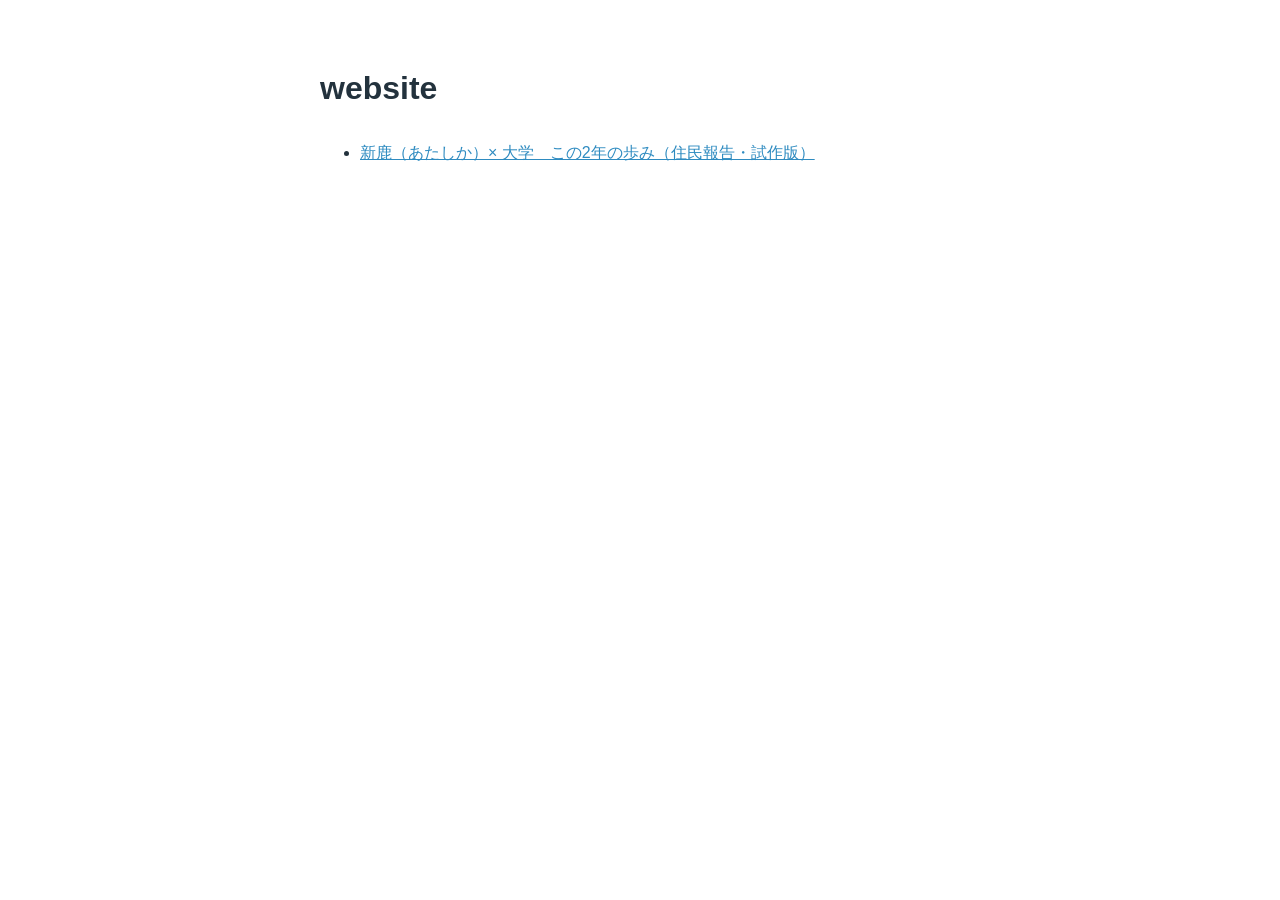
<file: index.html>
<!DOCTYPE html><html lang="ja"><head><meta charset="UTF-8"><meta name="robots" content="noindex"><title>website</title><style>body{font-family:-apple-system,"Hiragino Sans",sans-serif;max-width:640px;margin:60px auto;padding:0 20px;line-height:1.8;color:#23323d}a{color:#2e8bc0}</style></head><body><h1>website</h1><ul><li><a href="./atashika/">新鹿（あたしか）× 大学　この2年の歩み（住民報告・試作版）</a></li></ul></body></html>
</file>
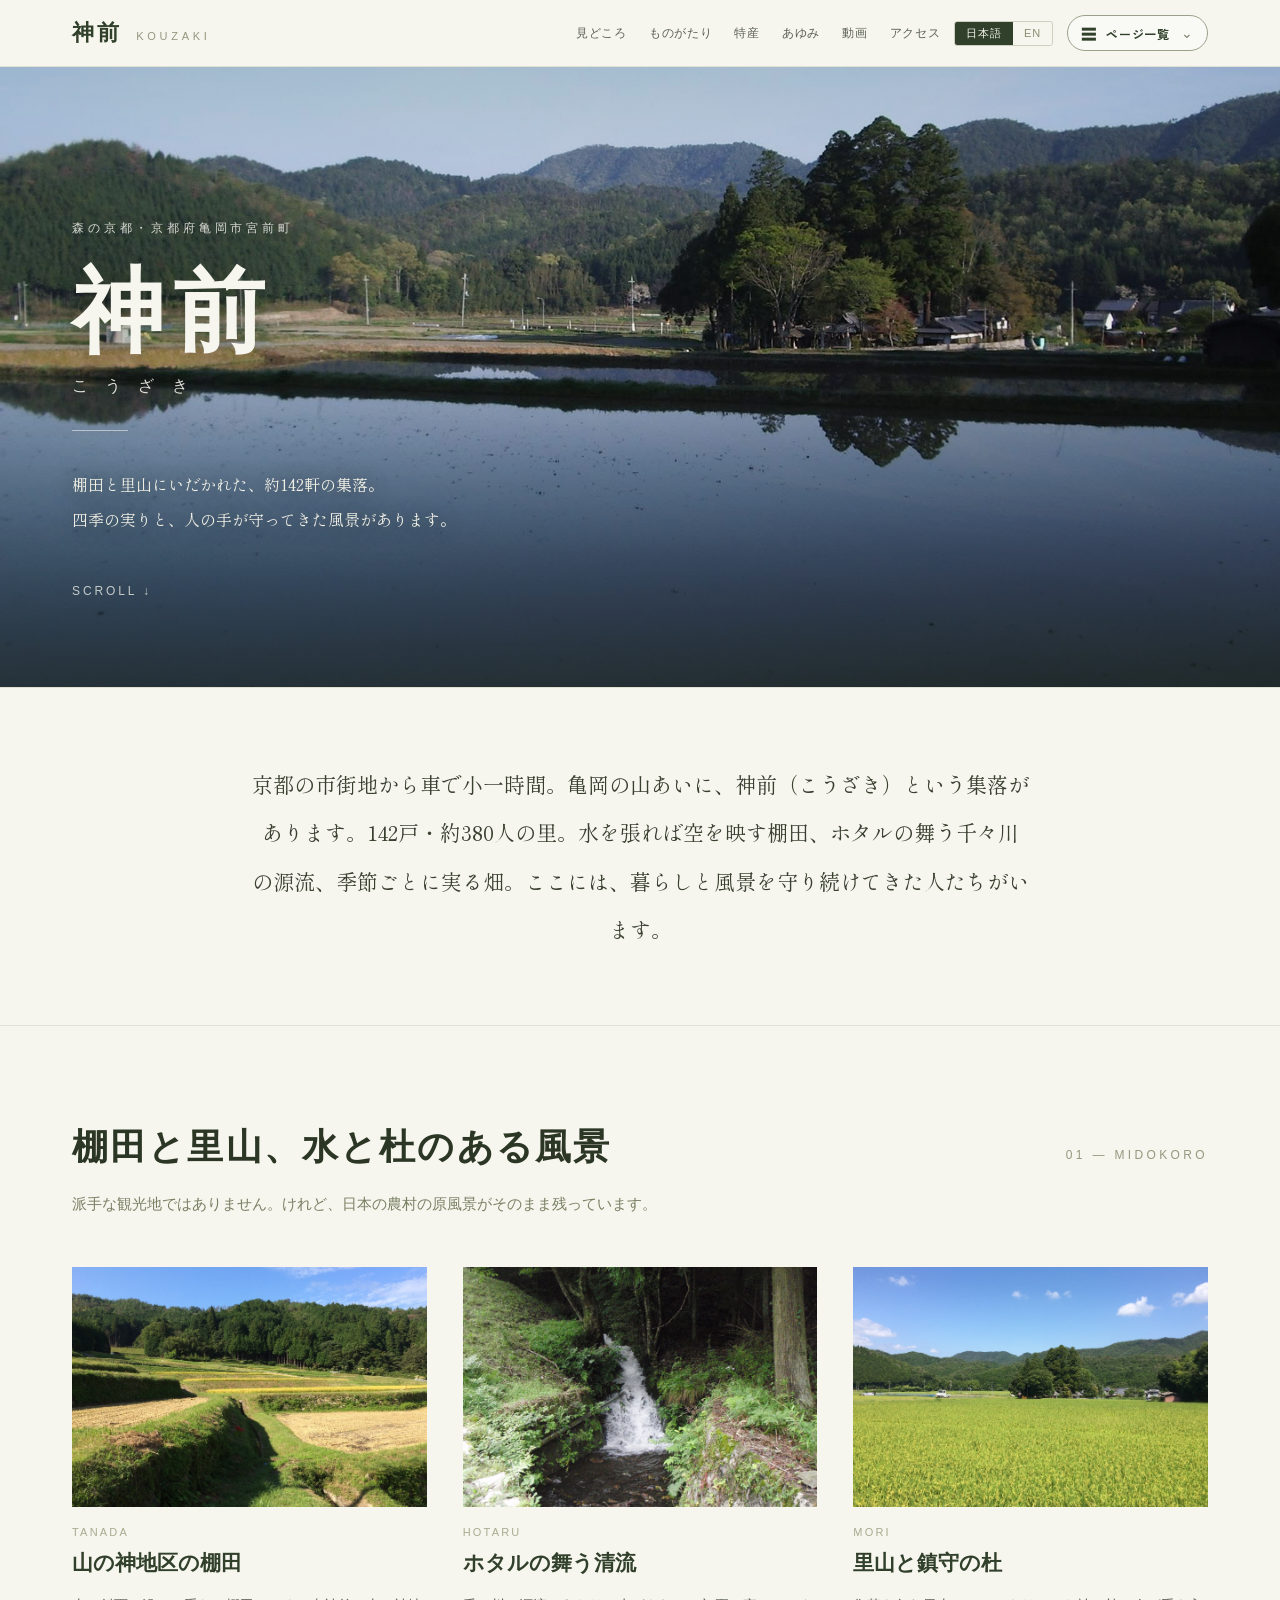
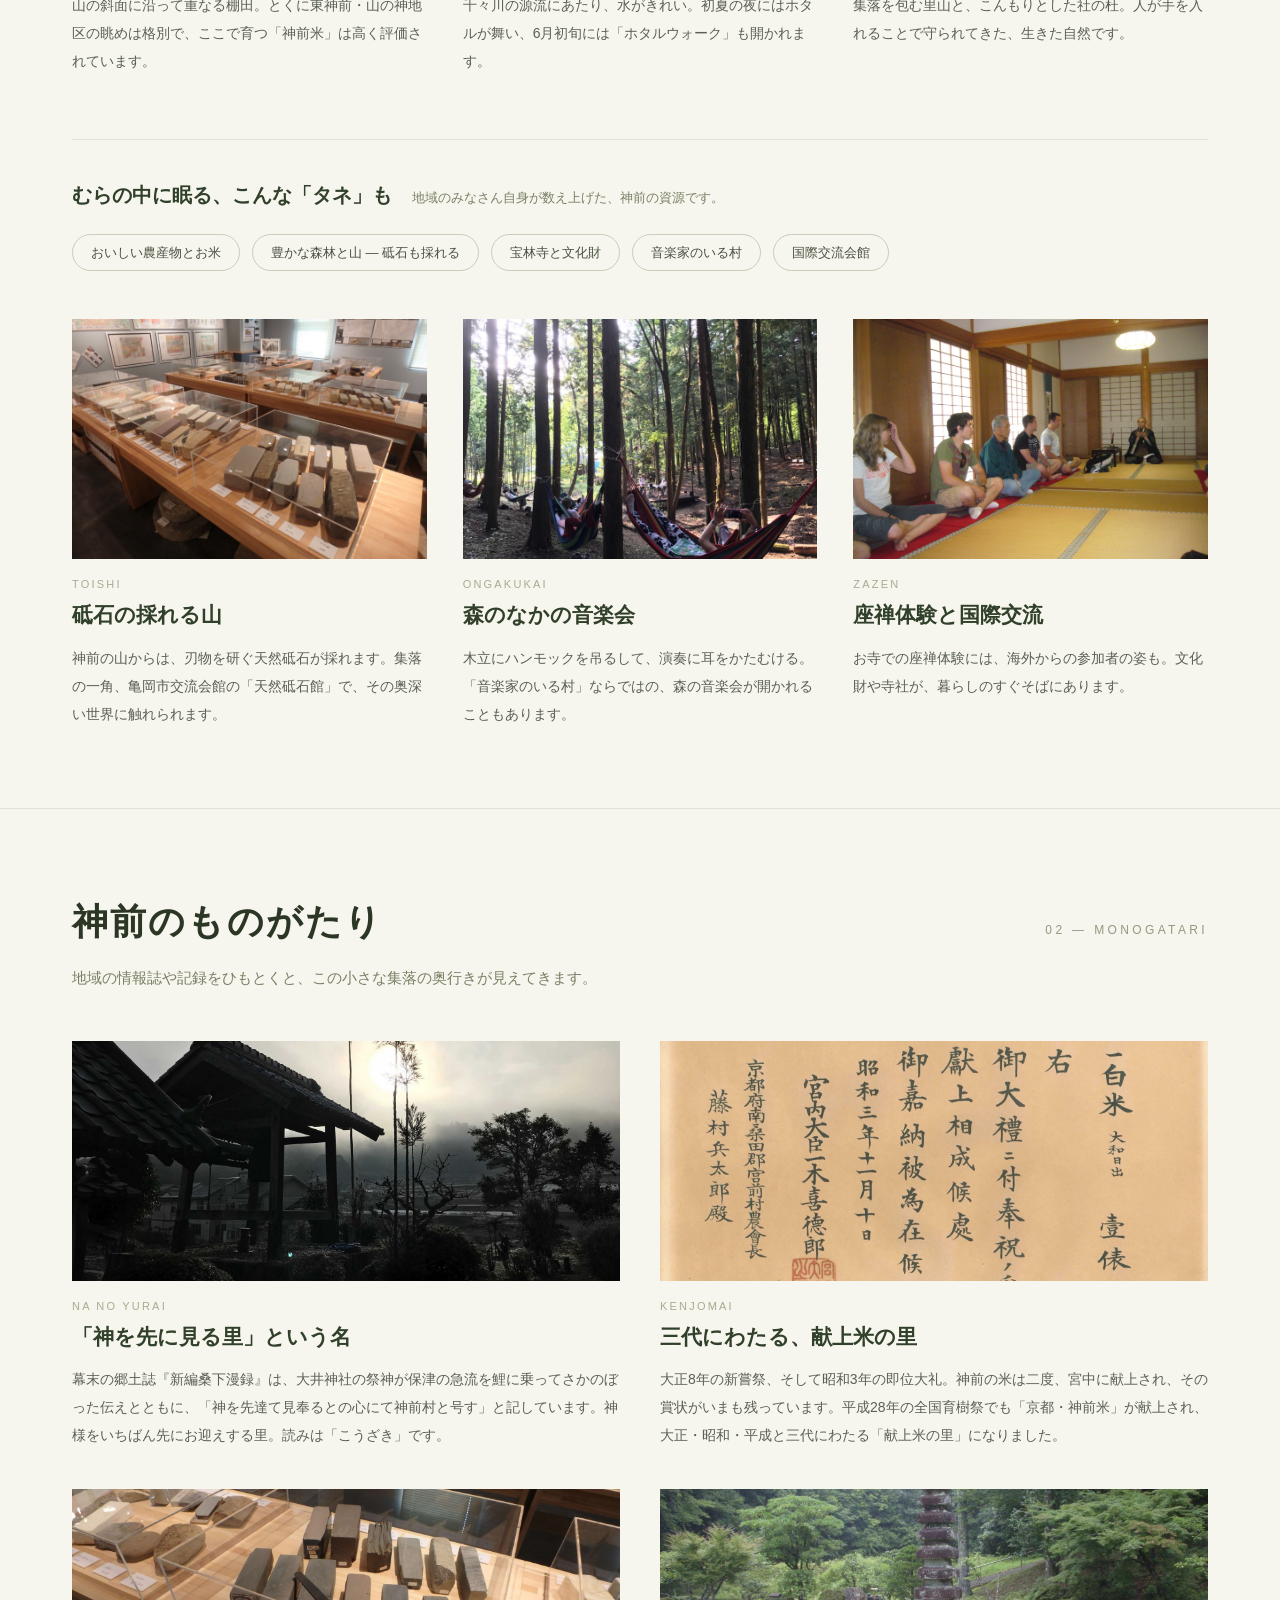
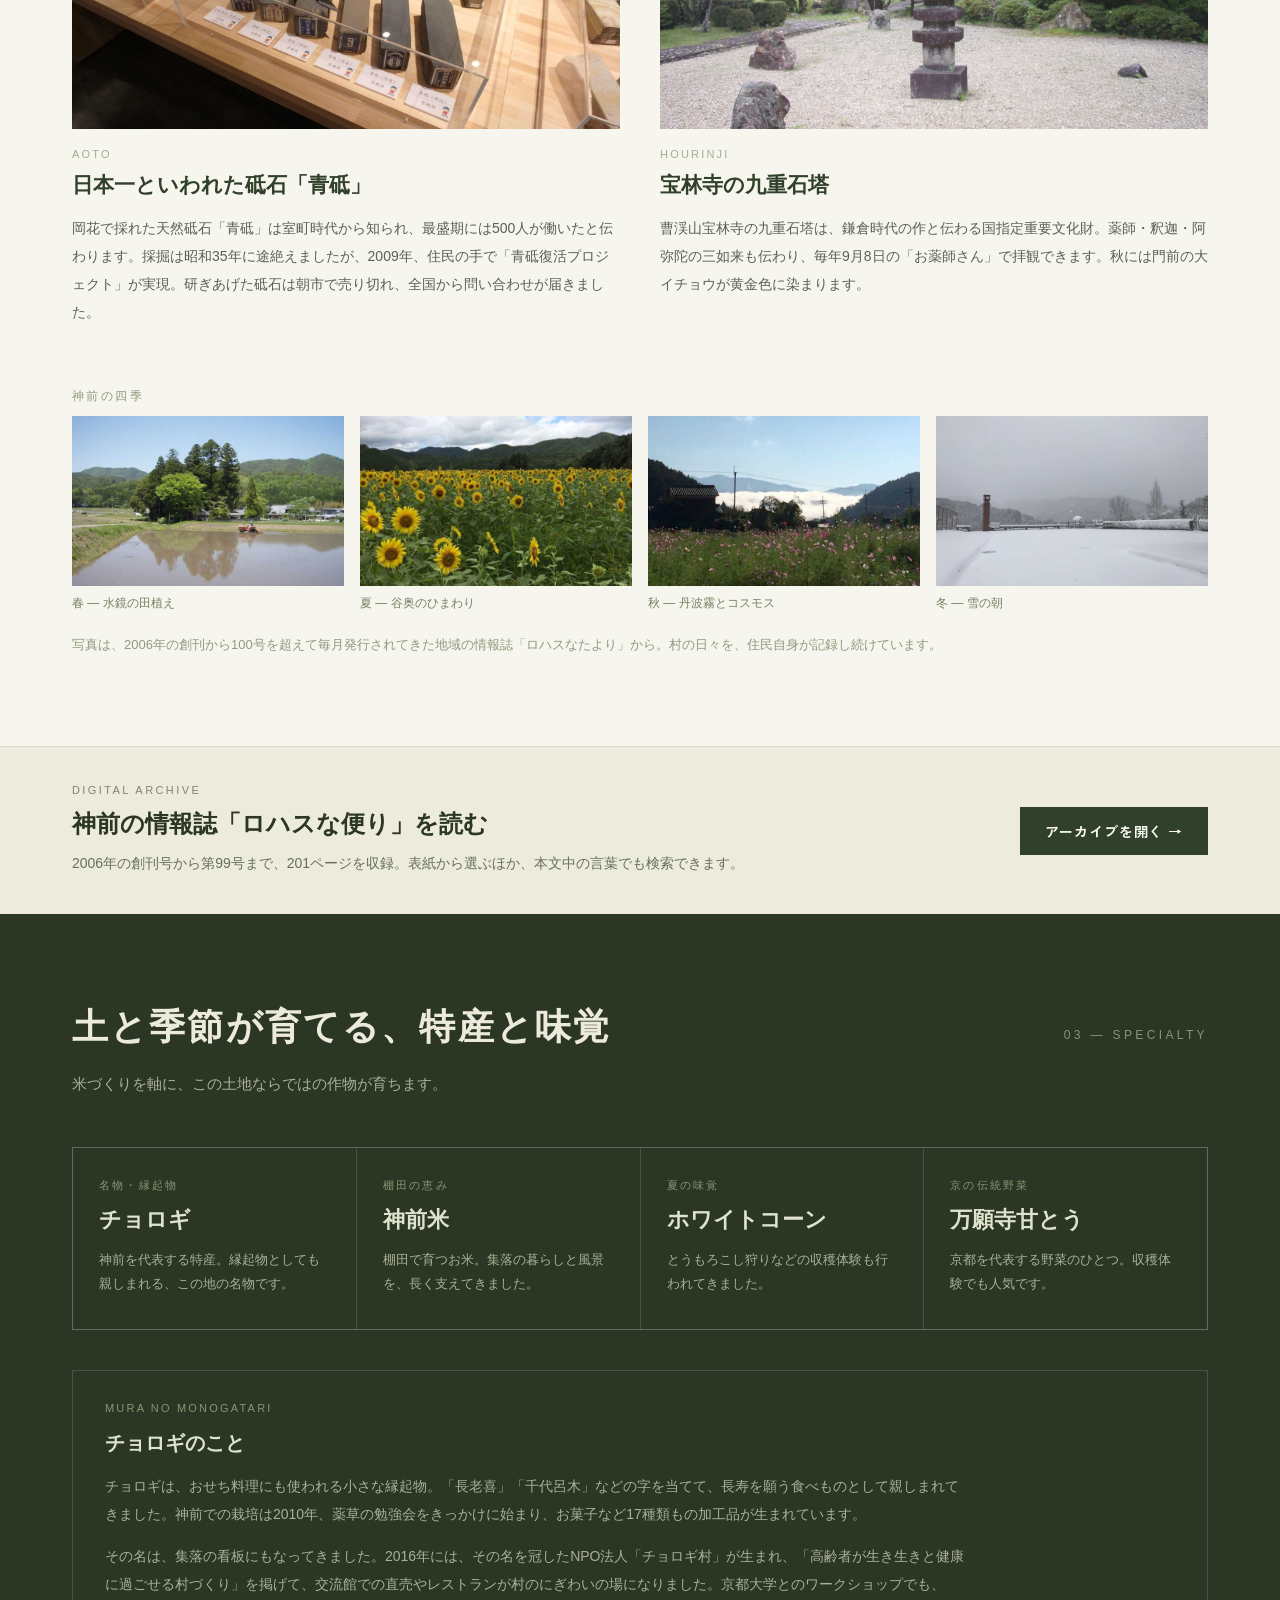
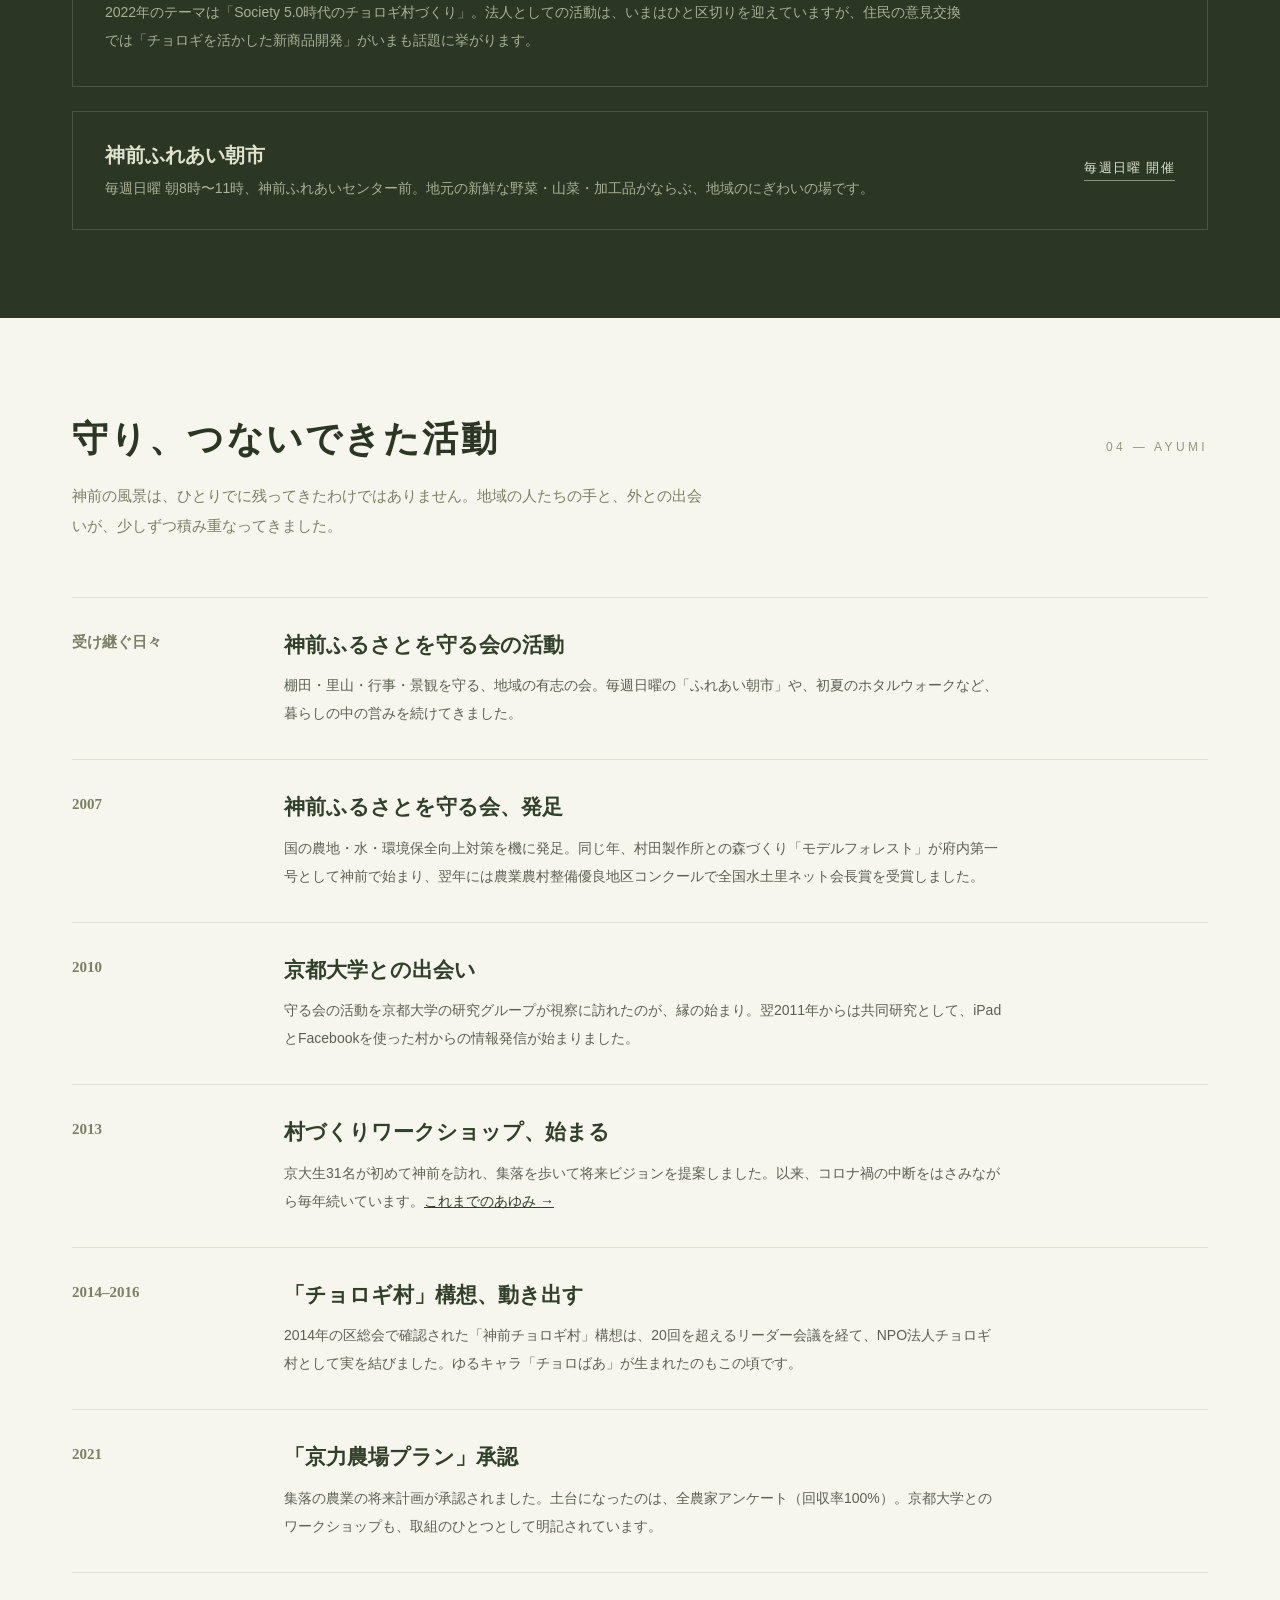
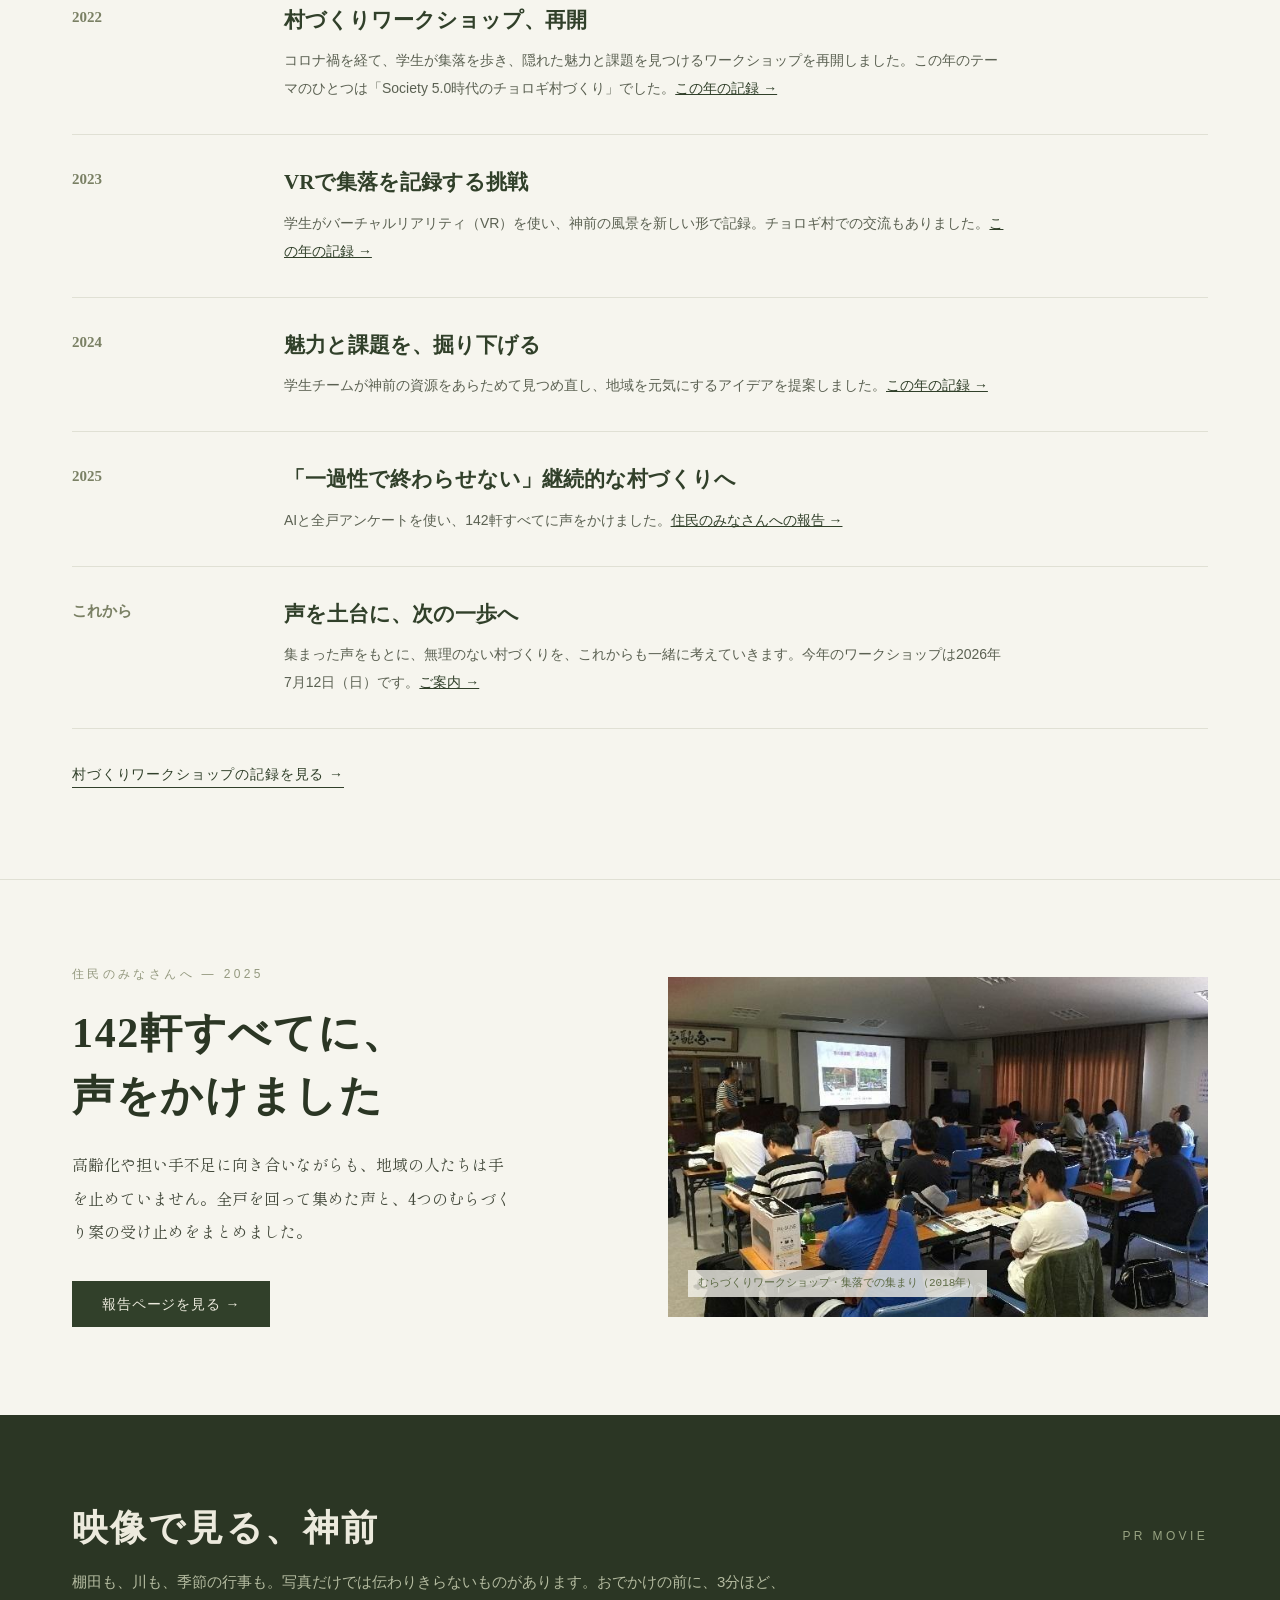
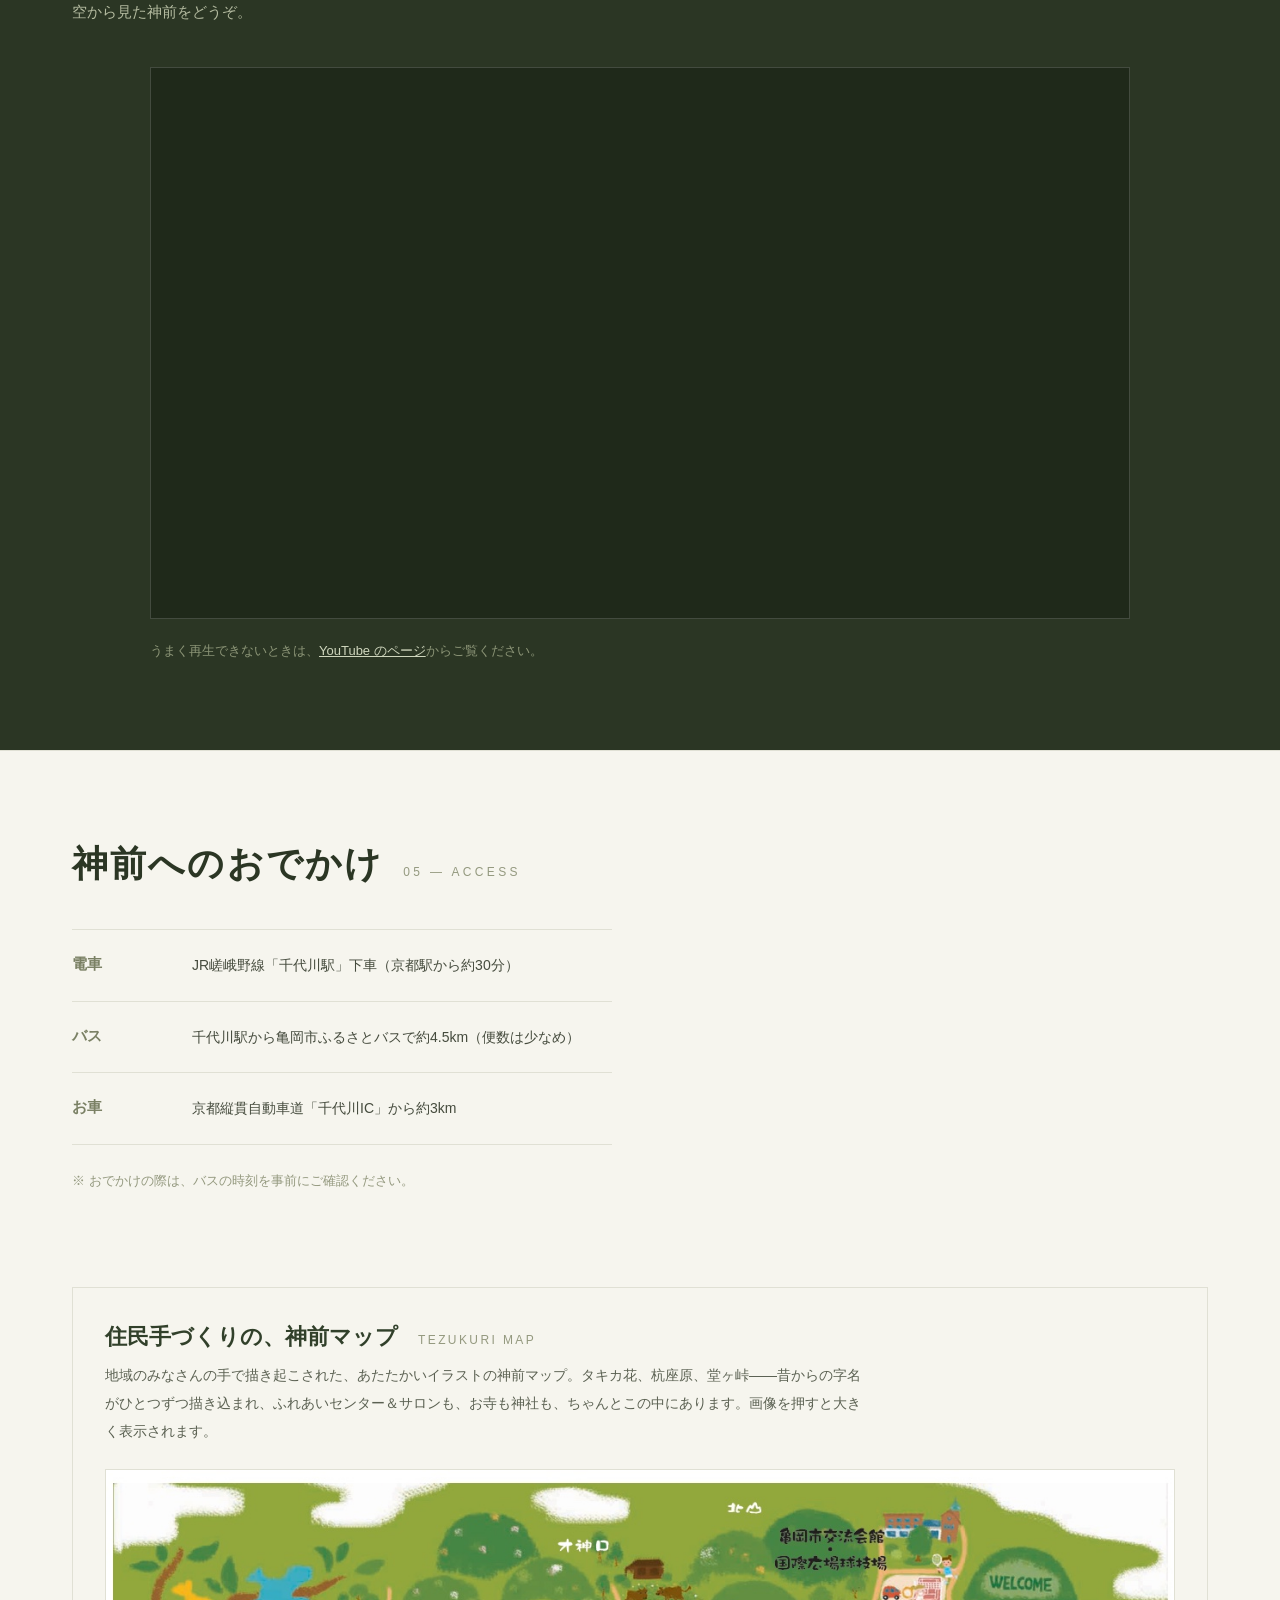
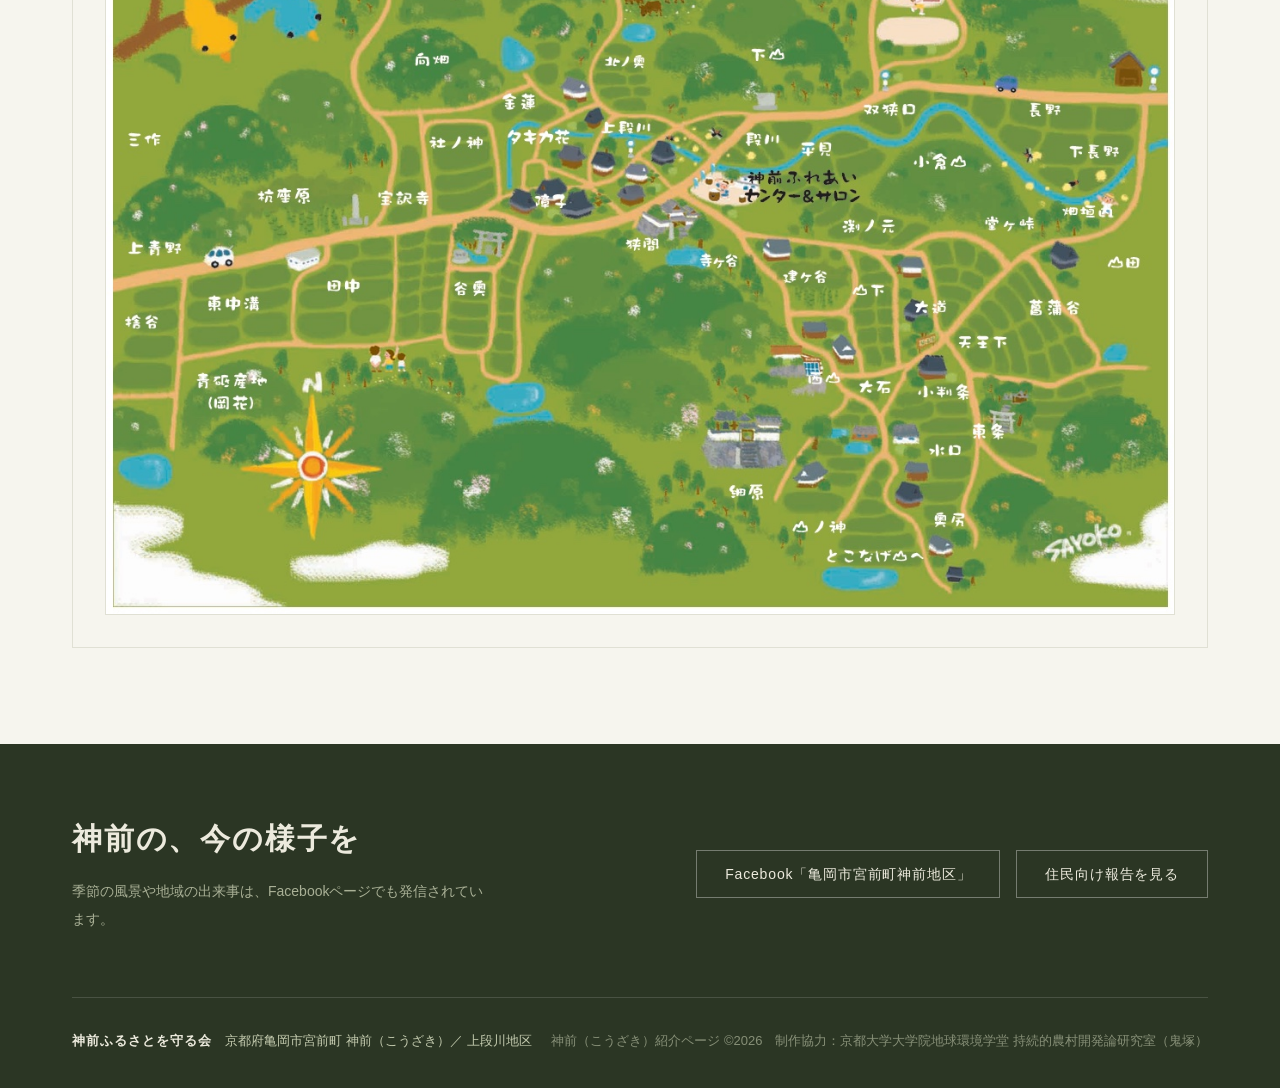
<file: kouzaki/index.html>
<!DOCTYPE html>
<html lang="ja">
<head>
<meta charset="utf-8">
<meta name="viewport" content="width=device-width, initial-scale=1">
<meta name="robots" content="noindex">
<title>神前（こうざき）― 森の京都、棚田と里山の里</title>
<script>try{document.documentElement.lang=localStorage.getItem('kouzaki_lang')||'ja';}catch(e){}</script>
<meta name="description" content="京都・亀岡の山あいにある集落、神前（こうざき）。棚田と里山、特産のチョロギと神前米、四季の実り。地域の暮らしと、これからの村づくりを紹介します。">
<link rel="icon" href="data:,">
<link rel="stylesheet" href="site-menu.css">
<script src="site-menu.js" defer></script>
<link rel="preconnect" href="https://fonts.googleapis.com">
<link rel="preconnect" href="https://fonts.gstatic.com" crossorigin>
<link href="https://fonts.googleapis.com/css2?family=Zen+Kaku+Gothic+New:wght@400;500;700&family=Shippori+Mincho+B1:wght@400;500;700&family=Zen+Old+Mincho:wght@400;600;700&display=swap" rel="stylesheet">
<style>
* { box-sizing: border-box; }
body { margin: 0; background: #f6f5ee; }
html { scroll-behavior: smooth; }
img { max-width: 100%; }
@media (max-width: 860px) {
  [style*="grid-template-columns:repeat(4,1fr)"] { grid-template-columns: 1fr 1fr !important; }
  [style*="grid-template-columns:repeat(3,1fr)"] { grid-template-columns: 1fr !important; }
  [style*="columns:3"] { columns: 1 !important; }
}
@media (max-width: 720px) {
  [style*="grid-template-columns:1fr 1fr"] { grid-template-columns: 1fr !important; }
  [style*="grid-template-columns:repeat(4,1fr)"] { grid-template-columns: 1fr !important; }
  [style*="grid-template-columns:180px 1fr"] { grid-template-columns: 1fr !important; gap: 8px !important; }
  [style*="grid-template-columns:170px 1fr 64px"] { grid-template-columns: 96px 1fr 48px !important; gap: 10px !important; }
  h1[style*=" 92px/1 "] { font-size: 58px !important; }
  h1[style*=" 56px/1.6 "] { font-size: 32px !important; }
  h2[style*=" 36px/1.4 "] { font-size: 25px !important; }
  h2[style*=" 42px/1.5 "] { font-size: 29px !important; }
  h2[style*=" 34px/1.4 "] { font-size: 24px !important; }
  h2[style*=" 30px/1.5 "] { font-size: 23px !important; }
  [style*=" 64px/1 "] { font-size: 46px !important; }
  p[style*=" 21px/2.3 "] { font-size: 17px !important; }
  p[style*=" 19px/2.4 "] { font-size: 16px !important; }
  p[style*=" 20px/2.5 "] { font-size: 17px !important; }
  p[style*=" 30px/2 "] { font-size: 21px !important; }
  [style*="padding:110px 32px 90px"] { padding: 64px 20px 56px !important; }
  [style*="padding:100px 32px 100px"] { padding: 56px 20px 40px !important; }
  [style*="padding:96px 32px"] { padding: 56px 20px !important; }
  [style*="padding:88px 32px"] { padding: 52px 20px !important; }
  [style*="padding:120px 32px"] { padding: 64px 20px !important; }
  [style*="padding:72px 32px"] { padding: 44px 20px !important; }
  [style*="padding:22px 32px"] { padding: 14px 16px !important; }
  [style*="min-height:620px"] { min-height: 300px !important; }
  [style*="min-height:360px"] { min-height: 240px !important; }
  [style*="min-height:340px"] { min-height: 220px !important; }
  nav-links, [data-navlinks] { }
  [style*="gap:32px;font:400 13px/1"] { gap: 12px !important; flex-wrap: wrap !important; justify-content: flex-end !important; row-gap: 8px !important; }
  [style*="justify-content:flex-end;flex-wrap:wrap"] { justify-content: flex-start !important; }
  [style*="padding:40px 36px"] { padding: 26px 22px !important; }
  .lohas-archive-inner { grid-template-columns: 1fr !important; gap: 22px !important; padding: 30px 20px !important; }
  [style*="padding:36px 40px"] { padding: 24px 22px !important; }
  [style*="padding:32px 26px"] { padding: 24px 20px !important; }
  div[style*="padding:36px;"] { padding: 24px 20px !important; }
}
html[lang="en"] .lang-ja { display: none; }
html[lang="ja"] .lang-en { display: none; }
.langtoggle { display:inline-flex; align-items:stretch; border:1px solid #cfcfc0; border-radius:3px; overflow:hidden; }
.langtoggle button { appearance:none; background:none; border:none; cursor:pointer; padding:6px 11px; font:500 11px/1 'Zen Kaku Gothic New',sans-serif; letter-spacing:.08em; color:#8a9072; transition:background .15s,color .15s; }
.langtoggle button.on { background:#31402a; color:#f6f5ee; }
</style>
</head>
<body>
<div style="background:#f6f5ee;color:#3a4030;font-family:'Zen Kaku Gothic New',sans-serif;min-height:100vh;">

  <!-- ================= nav ================= -->
  <div class="site-topbar" style="position:sticky;top:0;z-index:20;background:rgba(246,245,238,.92);backdrop-filter:blur(8px);border-bottom:1px solid #e0e0d4;">
    <div class="site-topbar-inner" style="max-width:1200px;margin:0 auto;display:flex;align-items:center;justify-content:space-between;padding:14px 32px;">
      <a class="site-topbar-brand" href="#top" style="display:flex;align-items:baseline;gap:14px;text-decoration:none;">
        <span style="font:700 22px/1 'Zen Old Mincho',serif;color:#31402a;letter-spacing:.14em;">神前</span>
        <span class="site-topbar-subtitle" style="font:400 11px/1 'Zen Kaku Gothic New',sans-serif;color:#94997f;letter-spacing:.34em;">KOUZAKI</span>
      </a>
      <div class="site-topbar-actions">
        <nav class="site-local-nav" aria-label="このページの内容">
          <a href="#midokoro"><span class="lang-ja">見どころ</span><span class="lang-en">Highlights</span></a>
          <a href="#monogatari"><span class="lang-ja">ものがたり</span><span class="lang-en">Stories</span></a>
          <a href="#specialty"><span class="lang-ja">特産</span><span class="lang-en">Specialties</span></a>
          <a href="#ayumi"><span class="lang-ja">あゆみ</span><span class="lang-en">History</span></a>
          <a href="#movie"><span class="lang-ja">動画</span><span class="lang-en">Video</span></a>
          <a href="#access"><span class="lang-ja">アクセス</span><span class="lang-en">Access</span></a>
        </nav>
        <span class="langtoggle" role="group" aria-label="language"><button type="button" data-lang="ja" onclick="setLang('ja')">日本語</button><button type="button" data-lang="en" onclick="setLang('en')">EN</button></span>
        <div class="site-directory-slot" data-site-directory-slot></div>
      </div>
    </div>
  </div>

  <!-- ================= hero ================= -->
  <div id="top" style="position:relative;min-height:620px;background:url('hero.jpg') center 62%/cover no-repeat,#cdd9b6;">
    <div style="position:absolute;inset:0;background:linear-gradient(180deg,rgba(43,54,36,.22) 0%,rgba(43,54,36,.06) 45%,rgba(31,41,26,.66) 100%);"></div>
    <div style="position:relative;max-width:1200px;margin:0 auto;min-height:620px;padding:110px 32px 90px;display:flex;flex-direction:column;justify-content:flex-end;">
      <div style="font:400 12px/1 'Zen Kaku Gothic New',sans-serif;letter-spacing:.32em;color:rgba(246,245,238,.85);margin-bottom:32px;text-shadow:0 1px 16px rgba(31,41,26,.5);"><span class="lang-ja">森の京都・京都府亀岡市宮前町</span><span class="lang-en">Forest of Kyoto — Miyamae, Kameoka City, Kyoto</span></div>
      <h1 style="margin:0;font:700 92px/1 'Zen Old Mincho',serif;color:#f6f5ee;letter-spacing:.1em;text-shadow:0 2px 32px rgba(31,41,26,.55);">神前</h1>
      <div style="font:400 16px/1 'Zen Kaku Gothic New',sans-serif;color:rgba(246,245,238,.9);letter-spacing:.4em;margin:20px 0 0;text-shadow:0 1px 16px rgba(31,41,26,.5);"><span class="lang-ja">こ う ざ き</span><span class="lang-en">K O U Z A K I</span></div>
      <div style="width:56px;height:1px;background:rgba(246,245,238,.55);margin:36px 0;"></div>
      <p style="margin:0;max-width:440px;font:400 16px/2.2 'Shippori Mincho B1',serif;color:#f0efe5;text-shadow:0 1px 20px rgba(31,41,26,.6);"><span class="lang-ja">棚田と里山にいだかれた、約142軒の集落。<br>四季の実りと、人の手が守ってきた風景があります。</span><span class="lang-en">A hamlet of about 142 households, cradled by terraced rice fields and satoyama woodland.<br>Here the seasons bring their harvests, and the landscape has been kept alive by human hands.</span></p>
      <div style="margin-top:48px;font:400 12px/1 'Zen Kaku Gothic New',sans-serif;letter-spacing:.24em;color:rgba(246,245,238,.75);">SCROLL ↓</div>
    </div>
  </div>

  <!-- ================= intro band ================= -->
  <div style="border-top:1px solid #e0e0d4;border-bottom:1px solid #e0e0d4;">
    <div style="max-width:1200px;margin:0 auto;padding:72px 32px;">
      <p style="margin:0 auto;max-width:780px;text-align:center;font:400 21px/2.3 'Shippori Mincho B1',serif;color:#3a4030;text-wrap:pretty;"><span class="lang-ja">京都の市街地から車で小一時間。亀岡の山あいに、神前（こうざき）という集落があります。142戸・約380人の里。水を張れば空を映す棚田、ホタルの舞う千々川の源流、季節ごとに実る畑。ここには、暮らしと風景を守り続けてきた人たちがいます。</span><span class="lang-en">A little under an hour by car from central Kyoto, tucked into the hills of Kameoka, lies a hamlet called Kouzaki. A place of 142 households and around 380 people. Terraced rice fields that mirror the sky once they are flooded, the headwaters of the Chiji River where fireflies dance, fields that ripen with each passing season. And here, the people who have gone on tending both the land and the life upon it.</span></p>
    </div>
  </div>

  <!-- ================= 見どころ ================= -->
  <div id="midokoro" style="max-width:1200px;margin:0 auto;padding:96px 32px 80px;">
    <div style="display:flex;align-items:baseline;justify-content:space-between;margin-bottom:16px;">
      <h2 style="margin:0;font:600 36px/1.4 'Zen Old Mincho',serif;color:#2b3624;letter-spacing:.06em;"><span class="lang-ja">棚田と里山、水と杜のある風景</span><span class="lang-en">Terraced fields, satoyama, water and grove</span></h2>
      <span style="font:400 12px/1 'Zen Kaku Gothic New',sans-serif;letter-spacing:.28em;color:#94997f;">01 — MIDOKORO</span>
    </div>
    <p style="margin:0 0 48px;font:400 15px/2 'Zen Kaku Gothic New',sans-serif;color:#7a8064;"><span class="lang-ja">派手な観光地ではありません。けれど、日本の農村の原風景がそのまま残っています。</span><span class="lang-en">This is no showy tourist spot. What it holds instead is the original face of the Japanese countryside, still very much intact.</span></p>

    <div style="display:grid;grid-template-columns:repeat(3,1fr);gap:36px;">
      <div>
        <div style="height:240px;background:url('photos/tanada.jpg') center/cover no-repeat;margin-bottom:20px;"></div>
        <div style="font:400 11px/1 'Zen Kaku Gothic New',sans-serif;letter-spacing:.2em;color:#a7ac90;margin-bottom:10px;">TANADA</div>
        <h3 style="margin:0 0 12px;font:600 21px/1.5 'Zen Old Mincho',serif;color:#31402a;"><span class="lang-ja">山の神地区の棚田</span><span class="lang-en">Terraced fields of Yamanokami</span></h3>
        <p style="margin:0;font:400 14px/2 'Zen Kaku Gothic New',sans-serif;color:#5b6152;"><span class="lang-ja">山の斜面に沿って重なる棚田。とくに東神前・山の神地区の眺めは格別で、ここで育つ「神前米」は高く評価されています。</span><span class="lang-en">Terraces stacked one above the next along the mountainside. The view around Higashi-Kouzaki and Yamanokami is something special, and the Kouzaki rice grown here is held in high regard.</span></p>
      </div>
      <div>
        <div style="height:240px;background:url('photos/seiryu.jpg') center/cover no-repeat;margin-bottom:20px;"></div>
        <div style="font:400 11px/1 'Zen Kaku Gothic New',sans-serif;letter-spacing:.2em;color:#a7ac90;margin-bottom:10px;">HOTARU</div>
        <h3 style="margin:0 0 12px;font:600 21px/1.5 'Zen Old Mincho',serif;color:#31402a;"><span class="lang-ja">ホタルの舞う清流</span><span class="lang-en">A clear stream where fireflies dance</span></h3>
        <p style="margin:0;font:400 14px/2 'Zen Kaku Gothic New',sans-serif;color:#5b6152;"><span class="lang-ja">千々川の源流にあたり、水がきれい。初夏の夜にはホタルが舞い、6月初旬には「ホタルウォーク」も開かれます。</span><span class="lang-en">Sitting at the source of the Chiji River, the water here runs clean. On early-summer nights the fireflies come out, and in early June the village holds a "Firefly Walk."</span></p>
      </div>
      <div>
        <div style="height:240px;background:url('photos/mori.jpg') center 65%/cover no-repeat;margin-bottom:20px;"></div>
        <div style="font:400 11px/1 'Zen Kaku Gothic New',sans-serif;letter-spacing:.2em;color:#a7ac90;margin-bottom:10px;">MORI</div>
        <h3 style="margin:0 0 12px;font:600 21px/1.5 'Zen Old Mincho',serif;color:#31402a;"><span class="lang-ja">里山と鎮守の杜</span><span class="lang-en">Satoyama and the shrine grove</span></h3>
        <p style="margin:0;font:400 14px/2 'Zen Kaku Gothic New',sans-serif;color:#5b6152;"><span class="lang-ja">集落を包む里山と、こんもりとした社の杜。人が手を入れることで守られてきた、生きた自然です。</span><span class="lang-en">The satoyama (community woodland) that wraps around the hamlet, and the dense grove of the shrine. This is living nature, kept as it is precisely because people keep tending to it.</span></p>
      </div>
    </div>

    <!-- タネ -->
    <div style="margin-top:64px;border-top:1px solid #e0e0d4;padding-top:40px;">
      <div style="display:flex;align-items:baseline;gap:20px;margin-bottom:24px;">
        <h3 style="margin:0;font:600 20px/1.5 'Zen Old Mincho',serif;color:#31402a;"><span class="lang-ja">むらの中に眠る、こんな「タネ」も</span><span class="lang-en">Other "seeds" waiting quietly in the village</span></h3>
        <span style="font:400 13px/1.6 'Zen Kaku Gothic New',sans-serif;color:#7a8064;"><span class="lang-ja">地域のみなさん自身が数え上げた、神前の資源です。</span><span class="lang-en">Assets of Kouzaki, counted up by the residents themselves.</span></span>
      </div>
      <div style="display:flex;flex-wrap:wrap;gap:12px;">
        <span style="border:1px solid #c9cdb6;color:#4a5140;font:400 13px/1 'Zen Kaku Gothic New',sans-serif;padding:11px 18px;border-radius:999px;"><span class="lang-ja">おいしい農産物とお米</span><span class="lang-en">Fine produce and rice</span></span>
        <span style="border:1px solid #c9cdb6;color:#4a5140;font:400 13px/1 'Zen Kaku Gothic New',sans-serif;padding:11px 18px;border-radius:999px;"><span class="lang-ja">豊かな森林と山 ― 砥石も採れる</span><span class="lang-en">Rich forests and hills — even whetstones</span></span>
        <span style="border:1px solid #c9cdb6;color:#4a5140;font:400 13px/1 'Zen Kaku Gothic New',sans-serif;padding:11px 18px;border-radius:999px;"><span class="lang-ja">宝林寺と文化財</span><span class="lang-en">Hourin-ji temple and cultural treasures</span></span>
        <span style="border:1px solid #c9cdb6;color:#4a5140;font:400 13px/1 'Zen Kaku Gothic New',sans-serif;padding:11px 18px;border-radius:999px;"><span class="lang-ja">音楽家のいる村</span><span class="lang-en">A village with resident musicians</span></span>
        <span style="border:1px solid #c9cdb6;color:#4a5140;font:400 13px/1 'Zen Kaku Gothic New',sans-serif;padding:11px 18px;border-radius:999px;"><span class="lang-ja">国際交流会館</span><span class="lang-en">An international exchange hall</span></span>
      </div>

      <div style="display:grid;grid-template-columns:repeat(3,1fr);gap:36px;margin-top:48px;">
        <div>
          <div style="height:240px;background:url('photos/toishikan.jpg') center/cover no-repeat;margin-bottom:20px;"></div>
          <div style="font:400 11px/1 'Zen Kaku Gothic New',sans-serif;letter-spacing:.2em;color:#a7ac90;margin-bottom:10px;">TOISHI</div>
          <h3 style="margin:0 0 12px;font:600 21px/1.5 'Zen Old Mincho',serif;color:#31402a;"><span class="lang-ja">砥石の採れる山</span><span class="lang-en">Hills that yield whetstones</span></h3>
          <p style="margin:0;font:400 14px/2 'Zen Kaku Gothic New',sans-serif;color:#5b6152;"><span class="lang-ja">神前の山からは、刃物を研ぐ天然砥石が採れます。集落の一角、亀岡市交流会館の「天然砥石館」で、その奥深い世界に触れられます。</span><span class="lang-en">The hills of Kouzaki yield natural whetstones for sharpening blades. In one corner of the hamlet, the Natural Whetstone Museum at the Kameoka Exchange Hall opens up this surprisingly deep world.</span></p>
        </div>
        <div>
          <div style="height:240px;background:url('photos/ongakukai.jpg') center/cover no-repeat;margin-bottom:20px;"></div>
          <div style="font:400 11px/1 'Zen Kaku Gothic New',sans-serif;letter-spacing:.2em;color:#a7ac90;margin-bottom:10px;">ONGAKUKAI</div>
          <h3 style="margin:0 0 12px;font:600 21px/1.5 'Zen Old Mincho',serif;color:#31402a;"><span class="lang-ja">森のなかの音楽会</span><span class="lang-en">A concert in the woods</span></h3>
          <p style="margin:0;font:400 14px/2 'Zen Kaku Gothic New',sans-serif;color:#5b6152;"><span class="lang-ja">木立にハンモックを吊るして、演奏に耳をかたむける。「音楽家のいる村」ならではの、森の音楽会が開かれることもあります。</span><span class="lang-en">Hammocks strung between the trees, ears turned to the music. Now and then the village hosts a forest concert — something only "a village with resident musicians" could offer.</span></p>
        </div>
        <div>
          <div style="height:240px;background:url('photos/zazen.jpg') center/cover no-repeat;margin-bottom:20px;"></div>
          <div style="font:400 11px/1 'Zen Kaku Gothic New',sans-serif;letter-spacing:.2em;color:#a7ac90;margin-bottom:10px;">ZAZEN</div>
          <h3 style="margin:0 0 12px;font:600 21px/1.5 'Zen Old Mincho',serif;color:#31402a;"><span class="lang-ja">座禅体験と国際交流</span><span class="lang-en">Zen sitting and visitors from abroad</span></h3>
          <p style="margin:0;font:400 14px/2 'Zen Kaku Gothic New',sans-serif;color:#5b6152;"><span class="lang-ja">お寺での座禅体験には、海外からの参加者の姿も。文化財や寺社が、暮らしのすぐそばにあります。</span><span class="lang-en">Guests from overseas sometimes join the zazen sessions at the temple. Cultural treasures, temples, and shrines all sit right alongside daily life here.</span></p>
        </div>
      </div>
    </div>
  </div>

  <!-- ================= ものがたり ================= -->
  <div id="monogatari" style="border-top:1px solid #e0e0d4;">
    <div style="max-width:1200px;margin:0 auto;padding:88px 32px;">
      <div style="display:flex;align-items:baseline;justify-content:space-between;margin-bottom:16px;">
        <h2 style="margin:0;font:600 36px/1.4 'Zen Old Mincho',serif;color:#2b3624;letter-spacing:.06em;"><span class="lang-ja">神前のものがたり</span><span class="lang-en">The stories of Kouzaki</span></h2>
        <span style="font:400 12px/1 'Zen Kaku Gothic New',sans-serif;letter-spacing:.28em;color:#94997f;">02 — MONOGATARI</span>
      </div>
      <p style="margin:0 0 48px;font:400 15px/2 'Zen Kaku Gothic New',sans-serif;color:#7a8064;"><span class="lang-ja">地域の情報誌や記録をひもとくと、この小さな集落の奥行きが見えてきます。</span><span class="lang-en">Leaf through the local newsletters and old records, and the depth of this small hamlet begins to show.</span></p>

      <div style="display:grid;grid-template-columns:1fr 1fr;gap:40px;">
        <div>
          <div style="height:240px;background:url('photos/monogatari_asahi.jpg') center/cover no-repeat;margin-bottom:20px;"></div>
          <div style="font:400 11px/1 'Zen Kaku Gothic New',sans-serif;letter-spacing:.2em;color:#a7ac90;margin-bottom:10px;">NA NO YURAI</div>
          <h3 style="margin:0 0 12px;font:600 21px/1.5 'Zen Old Mincho',serif;color:#31402a;"><span class="lang-ja">「神を先に見る里」という名</span><span class="lang-en">A name meaning "the village that greets the gods first"</span></h3>
          <p style="margin:0;font:400 14px/2 'Zen Kaku Gothic New',sans-serif;color:#5b6152;"><span class="lang-ja">幕末の郷土誌『新編桑下漫録』は、大井神社の祭神が保津の急流を鯉に乗ってさかのぼった伝えとともに、「神を先達て見奉るとの心にて神前村と号す」と記しています。神様をいちばん先にお迎えする里。読みは「こうざき」です。</span><span class="lang-en">A local chronicle from the close of the Edo period tells how the deity of Oi Shrine rode a carp up the rapids of Hozu, and records that the village was named Kouzaki "in the spirit of being the first to look upon and receive the god." A village that welcomes the deity before anyone else. It is read "Kouzaki."</span></p>
        </div>
        <div>
          <div style="height:240px;background:url('photos/monogatari_kenjomai.jpg') center/cover no-repeat;margin-bottom:20px;"></div>
          <div style="font:400 11px/1 'Zen Kaku Gothic New',sans-serif;letter-spacing:.2em;color:#a7ac90;margin-bottom:10px;">KENJOMAI</div>
          <h3 style="margin:0 0 12px;font:600 21px/1.5 'Zen Old Mincho',serif;color:#31402a;"><span class="lang-ja">三代にわたる、献上米の里</span><span class="lang-en">Village of rice offered to the court, across three eras</span></h3>
          <p style="margin:0;font:400 14px/2 'Zen Kaku Gothic New',sans-serif;color:#5b6152;"><span class="lang-ja">大正8年の新嘗祭、そして昭和3年の即位大礼。神前の米は二度、宮中に献上され、その賞状がいまも残っています。平成28年の全国育樹祭でも「京都・神前米」が献上され、大正・昭和・平成と三代にわたる「献上米の里」になりました。</span><span class="lang-en">At the harvest festival of 1919, and again at the enthronement ceremony of 1928, Kouzaki rice was presented to the Imperial Court — the certificates survive to this day. In 2016, "Kyoto Kouzaki rice" was offered once more at the National Tree-Planting Festival, making this a village of tribute rice spanning the Taisho, Showa, and Heisei eras.</span></p>
        </div>
        <div>
          <div style="height:240px;background:url('photos/monogatari_aoto.jpg') center/cover no-repeat;margin-bottom:20px;"></div>
          <div style="font:400 11px/1 'Zen Kaku Gothic New',sans-serif;letter-spacing:.2em;color:#a7ac90;margin-bottom:10px;">AOTO</div>
          <h3 style="margin:0 0 12px;font:600 21px/1.5 'Zen Old Mincho',serif;color:#31402a;"><span class="lang-ja">日本一といわれた砥石「青砥」</span><span class="lang-en">"Aoto," once called Japan's finest whetstone</span></h3>
          <p style="margin:0;font:400 14px/2 'Zen Kaku Gothic New',sans-serif;color:#5b6152;"><span class="lang-ja">岡花で採れた天然砥石「青砥」は室町時代から知られ、最盛期には500人が働いたと伝わります。採掘は昭和35年に途絶えましたが、2009年、住民の手で「青砥復活プロジェクト」が実現。研ぎあげた砥石は朝市で売り切れ、全国から問い合わせが届きました。</span><span class="lang-en">The natural whetstone "Aoto," quarried at Okabana, has been known since the Muromachi period; at its height some 500 people are said to have worked the mines. Quarrying ceased in 1960, but in 2009 the residents brought it back to life with an "Aoto Revival Project." The finished stones sold out at the morning market, and inquiries arrived from across the country.</span></p>
        </div>
        <div>
          <div style="height:240px;background:url('photos/monogatari_sekitou.jpg') center 70%/cover no-repeat;margin-bottom:20px;"></div>
          <div style="font:400 11px/1 'Zen Kaku Gothic New',sans-serif;letter-spacing:.2em;color:#a7ac90;margin-bottom:10px;">HOURINJI</div>
          <h3 style="margin:0 0 12px;font:600 21px/1.5 'Zen Old Mincho',serif;color:#31402a;"><span class="lang-ja">宝林寺の九重石塔</span><span class="lang-en">The nine-tiered stone pagoda of Hourin-ji</span></h3>
          <p style="margin:0;font:400 14px/2 'Zen Kaku Gothic New',sans-serif;color:#5b6152;"><span class="lang-ja">曹渓山宝林寺の九重石塔は、鎌倉時代の作と伝わる国指定重要文化財。薬師・釈迦・阿弥陀の三如来も伝わり、毎年9月8日の「お薬師さん」で拝観できます。秋には門前の大イチョウが黄金色に染まります。</span><span class="lang-en">The nine-tiered stone pagoda at Sokeizan Hourin-ji, thought to date to the Kamakura period, is a nationally designated Important Cultural Property. The temple also keeps three Buddhas — Yakushi, Shaka, and Amida — which can be viewed each year on September 8 at the "Oyakushi-san" festival. In autumn the great ginkgo before the gate turns a deep gold.</span></p>
        </div>
      </div>

      <div style="margin-top:64px;">
        <div style="font:400 12px/1 'Zen Kaku Gothic New',sans-serif;letter-spacing:.2em;color:#94997f;margin-bottom:14px;"><span class="lang-ja">神前の四季</span><span class="lang-en">The four seasons of Kouzaki</span></div>
        <div style="display:grid;grid-template-columns:repeat(4,1fr);gap:16px;">
          <div>
            <img src="photos/shiki_taue.jpg" alt="五月晴れの田植え" style="width:100%;height:170px;object-fit:cover;display:block;">
            <div style="margin-top:8px;font:400 12px/1.6 'Zen Kaku Gothic New',sans-serif;color:#7a8064;"><span class="lang-ja">春 ― 水鏡の田植え</span><span class="lang-en">Spring — rice planting on water-mirror fields</span></div>
          </div>
          <div>
            <img src="photos/shiki_himawari.jpg" alt="谷奥のひまわり畑" style="width:100%;height:170px;object-fit:cover;display:block;">
            <div style="margin-top:8px;font:400 12px/1.6 'Zen Kaku Gothic New',sans-serif;color:#7a8064;"><span class="lang-ja">夏 ― 谷奥のひまわり</span><span class="lang-en">Summer — sunflowers deep in the valley</span></div>
          </div>
          <div>
            <img src="photos/shiki_kiri.jpg" alt="丹波霧とコスモス畑" style="width:100%;height:170px;object-fit:cover;display:block;">
            <div style="margin-top:8px;font:400 12px/1.6 'Zen Kaku Gothic New',sans-serif;color:#7a8064;"><span class="lang-ja">秋 ― 丹波霧とコスモス</span><span class="lang-en">Autumn — Tamba mist and cosmos flowers</span></div>
          </div>
          <div>
            <img src="photos/shiki_yuki.jpg" alt="雪の朝" style="width:100%;height:170px;object-fit:cover;display:block;">
            <div style="margin-top:8px;font:400 12px/1.6 'Zen Kaku Gothic New',sans-serif;color:#7a8064;"><span class="lang-ja">冬 ― 雪の朝</span><span class="lang-en">Winter — a snowy morning</span></div>
          </div>
        </div>
        <p style="margin:20px 0 0;font:400 13px/1.9 'Zen Kaku Gothic New',sans-serif;color:#94997f;"><span class="lang-ja">写真は、2006年の創刊から100号を超えて毎月発行されてきた地域の情報誌「ロハスなたより」から。村の日々を、住民自身が記録し続けています。</span><span class="lang-en">These photographs come from "Lohas na Tayori," the local newsletter that has appeared every month since it launched in 2006, now past its hundredth issue. The residents themselves keep on recording the village's daily life.</span></p>
      </div>
    </div>
  </div>

  <!-- ================= ロハスな便りアーカイブ ================= -->
  <div style="border-top:1px solid #d7d8ca;background:#ecebdd;">
    <div class="lohas-archive-inner" style="max-width:1200px;margin:0 auto;padding:38px 32px;display:grid;grid-template-columns:minmax(0,1fr) auto;gap:36px;align-items:center;">
      <div>
        <div style="font:500 11px/1 'Zen Kaku Gothic New',sans-serif;letter-spacing:.22em;color:#7f886d;margin-bottom:10px;">DIGITAL ARCHIVE</div>
        <h3 style="margin:0 0 8px;font:600 24px/1.5 'Zen Old Mincho',serif;color:#2b3624;"><span class="lang-ja">神前の情報誌「ロハスな便り」を読む</span><span class="lang-en">Read Kouzaki's community newsletter</span></h3>
        <p style="margin:0;max-width:780px;font:400 14px/1.9 'Zen Kaku Gothic New',sans-serif;color:#66705c;"><span class="lang-ja">2006年の創刊号から第99号まで、201ページを収録。表紙から選ぶほか、本文中の言葉でも検索できます。</span><span class="lang-en">Browse 201 pages from the first issue in 2006 through issue 99, or search across the full text.</span></p>
      </div>
      <a href="lohas/" style="display:inline-block;border:1px solid #31402a;background:#31402a;color:#f6f5ee;text-decoration:none;font:600 14px/1 'Zen Kaku Gothic New',sans-serif;letter-spacing:.06em;padding:16px 24px;white-space:nowrap;"><span class="lang-ja">アーカイブを開く →</span><span class="lang-en">Open the archive →</span></a>
    </div>
  </div>

  <!-- ================= 特産（深緑バンド） ================= -->
  <div id="specialty" style="background:#2b3624;color:#eceadd;">
    <div style="max-width:1200px;margin:0 auto;padding:88px 32px;">
      <div style="display:flex;align-items:baseline;justify-content:space-between;margin-bottom:16px;">
        <h2 style="margin:0;font:600 36px/1.4 'Zen Old Mincho',serif;letter-spacing:.06em;"><span class="lang-ja">土と季節が育てる、特産と味覚</span><span class="lang-en">Specialties and flavors, raised by soil and season</span></h2>
        <span style="font:400 12px/1 'Zen Kaku Gothic New',sans-serif;letter-spacing:.28em;color:#8a9575;">03 — SPECIALTY</span>
      </div>
      <p style="margin:0 0 48px;font:400 15px/2 'Zen Kaku Gothic New',sans-serif;color:#a9b096;"><span class="lang-ja">米づくりを軸に、この土地ならではの作物が育ちます。</span><span class="lang-en">With rice growing at its heart, this land raises crops all its own.</span></p>

      <div style="display:grid;grid-template-columns:repeat(4,1fr);gap:1px;background:rgba(255,255,255,.14);border:1px solid rgba(255,255,255,.14);">
        <div style="background:#2b3624;padding:32px 26px;">
          <div style="font:400 11px/1 'Zen Kaku Gothic New',sans-serif;letter-spacing:.2em;color:#8a9575;margin-bottom:14px;"><span class="lang-ja">名物・縁起物</span><span class="lang-en">Local emblem / good-luck food</span></div>
          <h3 style="margin:0 0 12px;font:600 22px/1.4 'Zen Old Mincho',serif;color:#dfe3ce;"><span class="lang-ja">チョロギ</span><span class="lang-en">Chorogi</span></h3>
          <p style="margin:0;font:400 13px/1.9 'Zen Kaku Gothic New',sans-serif;color:#a9b096;"><span class="lang-ja">神前を代表する特産。縁起物としても親しまれる、この地の名物です。</span><span class="lang-en">Chorogi (Chinese artichoke), the signature specialty of Kouzaki — a local emblem, cherished too as a token of good fortune.</span></p>
        </div>
        <div style="background:#2b3624;padding:32px 26px;">
          <div style="font:400 11px/1 'Zen Kaku Gothic New',sans-serif;letter-spacing:.2em;color:#8a9575;margin-bottom:14px;"><span class="lang-ja">棚田の恵み</span><span class="lang-en">Gift of the terraces</span></div>
          <h3 style="margin:0 0 12px;font:600 22px/1.4 'Zen Old Mincho',serif;color:#dfe3ce;"><span class="lang-ja">神前米</span><span class="lang-en">Kouzaki rice</span></h3>
          <p style="margin:0;font:400 13px/1.9 'Zen Kaku Gothic New',sans-serif;color:#a9b096;"><span class="lang-ja">棚田で育つお米。集落の暮らしと風景を、長く支えてきました。</span><span class="lang-en">Rice grown on the terraced fields, long the mainstay of the hamlet's life and its landscape.</span></p>
        </div>
        <div style="background:#2b3624;padding:32px 26px;">
          <div style="font:400 11px/1 'Zen Kaku Gothic New',sans-serif;letter-spacing:.2em;color:#8a9575;margin-bottom:14px;"><span class="lang-ja">夏の味覚</span><span class="lang-en">Taste of summer</span></div>
          <h3 style="margin:0 0 12px;font:600 22px/1.4 'Zen Old Mincho',serif;color:#dfe3ce;"><span class="lang-ja">ホワイトコーン</span><span class="lang-en">White corn</span></h3>
          <p style="margin:0;font:400 13px/1.9 'Zen Kaku Gothic New',sans-serif;color:#a9b096;"><span class="lang-ja">とうもろこし狩りなどの収穫体験も行われてきました。</span><span class="lang-en">Hands-on harvests, corn-picking among them, have long been part of the season here.</span></p>
        </div>
        <div style="background:#2b3624;padding:32px 26px;">
          <div style="font:400 11px/1 'Zen Kaku Gothic New',sans-serif;letter-spacing:.2em;color:#8a9575;margin-bottom:14px;"><span class="lang-ja">京の伝統野菜</span><span class="lang-en">Traditional Kyoto vegetable</span></div>
          <h3 style="margin:0 0 12px;font:600 22px/1.4 'Zen Old Mincho',serif;color:#dfe3ce;"><span class="lang-ja">万願寺甘とう</span><span class="lang-en">Manganji sweet pepper</span></h3>
          <p style="margin:0;font:400 13px/1.9 'Zen Kaku Gothic New',sans-serif;color:#a9b096;"><span class="lang-ja">京都を代表する野菜のひとつ。収穫体験でも人気です。</span><span class="lang-en">One of Kyoto's signature vegetables, and a favorite of the harvest-day visitors.</span></p>
        </div>
      </div>

      <div style="margin-top:40px;border:1px solid rgba(255,255,255,.14);padding:32px;">
        <div style="font:400 11px/1 'Zen Kaku Gothic New',sans-serif;letter-spacing:.2em;color:#8a9575;margin-bottom:14px;">MURA NO MONOGATARI</div>
        <div style="font:600 20px/1.5 'Zen Old Mincho',serif;color:#dfe3ce;margin-bottom:14px;"><span class="lang-ja">チョロギのこと</span><span class="lang-en">About chorogi</span></div>
        <p style="margin:0 0 14px;font:400 14px/2 'Zen Kaku Gothic New',sans-serif;color:#a9b096;max-width:860px;"><span class="lang-ja">チョロギは、おせち料理にも使われる小さな縁起物。「長老喜」「千代呂木」などの字を当てて、長寿を願う食べものとして親しまれてきました。神前での栽培は2010年、薬草の勉強会をきっかけに始まり、お菓子など17種類もの加工品が生まれています。</span><span class="lang-en">Chorogi (Chinese artichoke) is a small good-luck food that appears in New Year's dishes. Written with characters that read as "elder's joy" or "a thousand generations," it has long been eaten as a wish for long life. Cultivation in Kouzaki began in 2010, sparked by a medicinal-herb study group, and has since given rise to seventeen kinds of processed goods, sweets among them.</span></p>
        <p style="margin:0;font:400 14px/2 'Zen Kaku Gothic New',sans-serif;color:#a9b096;max-width:860px;"><span class="lang-ja">その名は、集落の看板にもなってきました。2016年には、その名を冠したNPO法人「チョロギ村」が生まれ、「高齢者が生き生きと健康に過ごせる村づくり」を掲げて、交流館での直売やレストランが村のにぎわいの場になりました。京都大学とのワークショップでも、2022年のテーマは「Society 5.0時代のチョロギ村づくり」。法人としての活動は、いまはひと区切りを迎えていますが、住民の意見交換では「チョロギを活かした新商品開発」がいまも話題に挙がります。</span><span class="lang-en">The name has become something of a banner for the hamlet. In 2016 a nonprofit called "Chorogi Village" was founded under that name, built around the idea of village-making where older people can live active, healthy lives; its direct-sales stand and restaurant at the exchange hall became a gathering place. In the Kyoto University workshops too, the 2022 theme was "Chorogi village-making in the age of Society 5.0." The nonprofit's work has reached a pause for now, yet in the residents' discussions, "new products made from chorogi" still comes up.</span></p>
      </div>

      <div style="margin-top:24px;display:flex;align-items:center;justify-content:space-between;gap:32px;border:1px solid rgba(255,255,255,.14);padding:28px 32px;">
        <div>
          <div style="font:600 20px/1.5 'Zen Old Mincho',serif;color:#dfe3ce;margin-bottom:6px;"><span class="lang-ja">神前ふれあい朝市</span><span class="lang-en">Kouzaki Fureai Morning Market</span></div>
          <div style="font:400 14px/1.8 'Zen Kaku Gothic New',sans-serif;color:#a9b096;"><span class="lang-ja">毎週日曜 朝8時〜11時、神前ふれあいセンター前。地元の新鮮な野菜・山菜・加工品がならぶ、地域のにぎわいの場です。</span><span class="lang-en">Every Sunday, 8 to 11 in the morning, in front of the Kouzaki Fureai Center. Fresh local vegetables, wild greens, and homemade goods fill the stalls — a lively meeting place for the whole area.</span></div>
        </div>
        <div style="flex:0 0 auto;font:400 13px/1 'Zen Kaku Gothic New',sans-serif;color:#dfe3ce;letter-spacing:.1em;border-bottom:1px solid #8a9575;padding-bottom:6px;white-space:nowrap;"><span class="lang-ja">毎週日曜 開催</span><span class="lang-en">Every Sunday</span></div>
      </div>
    </div>
  </div>

  <!-- ================= あゆみ ================= -->
  <div id="ayumi" style="max-width:1200px;margin:0 auto;padding:96px 32px;">
    <div style="display:flex;align-items:baseline;justify-content:space-between;margin-bottom:16px;">
      <h2 style="margin:0;font:600 36px/1.4 'Zen Old Mincho',serif;color:#2b3624;letter-spacing:.06em;"><span class="lang-ja">守り、つないできた活動</span><span class="lang-en">The work of keeping and passing it on</span></h2>
      <span style="font:400 12px/1 'Zen Kaku Gothic New',sans-serif;letter-spacing:.28em;color:#94997f;">04 — AYUMI</span>
    </div>
    <p style="margin:0 0 56px;max-width:640px;font:400 15px/2 'Zen Kaku Gothic New',sans-serif;color:#7a8064;"><span class="lang-ja">神前の風景は、ひとりでに残ってきたわけではありません。地域の人たちの手と、外との出会いが、少しずつ積み重なってきました。</span><span class="lang-en">The landscape of Kouzaki did not survive on its own. It has been built up little by little — through the hands of local people, and through encounters with the world beyond.</span></p>

    <div style="display:flex;flex-direction:column;">
      <div style="display:grid;grid-template-columns:180px 1fr;gap:32px;padding:32px 0;border-top:1px solid #e0e0d4;">
        <div style="font:600 15px/1.6 'Zen Old Mincho',serif;color:#7a8064;"><span class="lang-ja">受け継ぐ日々</span><span class="lang-en">Everyday, handed down</span></div>
        <div>
          <h3 style="margin:0 0 10px;font:600 21px/1.5 'Zen Old Mincho',serif;color:#31402a;"><span class="lang-ja">神前ふるさとを守る会の活動</span><span class="lang-en">The work of the Kouzaki Furusato Preservation Society</span></h3>
          <p style="margin:0;font:400 14px/2 'Zen Kaku Gothic New',sans-serif;color:#5b6152;max-width:720px;"><span class="lang-ja">棚田・里山・行事・景観を守る、地域の有志の会。毎週日曜の「ふれあい朝市」や、初夏のホタルウォークなど、暮らしの中の営みを続けてきました。</span><span class="lang-en">A volunteer group that looks after the terraces, the satoyama, the local events, and the scenery. From the Sunday morning market to the early-summer Firefly Walk, they have kept these small rituals of daily life going.</span></p>
        </div>
      </div>
      <div style="display:grid;grid-template-columns:180px 1fr;gap:32px;padding:32px 0;border-top:1px solid #e0e0d4;">
        <div style="font:600 15px/1.6 'Zen Old Mincho',serif;color:#7a8064;">2007</div>
        <div>
          <h3 style="margin:0 0 10px;font:600 21px/1.5 'Zen Old Mincho',serif;color:#31402a;"><span class="lang-ja">神前ふるさとを守る会、発足</span><span class="lang-en">The Preservation Society is founded</span></h3>
          <p style="margin:0;font:400 14px/2 'Zen Kaku Gothic New',sans-serif;color:#5b6152;max-width:720px;"><span class="lang-ja">国の農地・水・環境保全向上対策を機に発足。同じ年、村田製作所との森づくり「モデルフォレスト」が府内第一号として神前で始まり、翌年には農業農村整備優良地区コンクールで全国水土里ネット会長賞を受賞しました。</span><span class="lang-en">Founded on the back of a national program for conserving farmland, water, and the environment. That same year, a forest-building partnership with Murata Manufacturing, the "Model Forest," began in Kouzaki as the first of its kind in the prefecture; the following year the village won the national Mizu-Tochi-Net Chairman's Award in the competition for outstanding rural improvement districts.</span></p>
        </div>
      </div>
      <div style="display:grid;grid-template-columns:180px 1fr;gap:32px;padding:32px 0;border-top:1px solid #e0e0d4;">
        <div style="font:600 15px/1.6 'Zen Old Mincho',serif;color:#7a8064;">2010</div>
        <div>
          <h3 style="margin:0 0 10px;font:600 21px/1.5 'Zen Old Mincho',serif;color:#31402a;"><span class="lang-ja">京都大学との出会い</span><span class="lang-en">Meeting Kyoto University</span></h3>
          <p style="margin:0;font:400 14px/2 'Zen Kaku Gothic New',sans-serif;color:#5b6152;max-width:720px;"><span class="lang-ja">守る会の活動を京都大学の研究グループが視察に訪れたのが、縁の始まり。翌2011年からは共同研究として、iPadとFacebookを使った村からの情報発信が始まりました。</span><span class="lang-en">The tie began when a research group from Kyoto University came to observe the society's work. From 2011, as a joint project, the village started sharing news of its own using iPads and Facebook.</span></p>
        </div>
      </div>
      <div style="display:grid;grid-template-columns:180px 1fr;gap:32px;padding:32px 0;border-top:1px solid #e0e0d4;">
        <div style="font:600 15px/1.6 'Zen Old Mincho',serif;color:#7a8064;">2013</div>
        <div>
          <h3 style="margin:0 0 10px;font:600 21px/1.5 'Zen Old Mincho',serif;color:#31402a;"><span class="lang-ja">村づくりワークショップ、始まる</span><span class="lang-en">The village-making workshops begin</span></h3>
          <p style="margin:0;font:400 14px/2 'Zen Kaku Gothic New',sans-serif;color:#5b6152;max-width:720px;"><span class="lang-ja">京大生31名が初めて神前を訪れ、集落を歩いて将来ビジョンを提案しました。以来、コロナ禍の中断をはさみながら毎年続いています。<a href="workshops.html#rekidai" style="color:#31402a;">これまでのあゆみ →</a></span><span class="lang-en">Thirty-one Kyoto University students visited Kouzaki for the first time, walking the hamlet and proposing a vision for its future. It has continued every year since, with only a pause during the pandemic. <a href="workshops.html#rekidai" style="color:#31402a;">The story so far →</a></span></p>
        </div>
      </div>
      <div style="display:grid;grid-template-columns:180px 1fr;gap:32px;padding:32px 0;border-top:1px solid #e0e0d4;">
        <div style="font:600 15px/1.6 'Zen Old Mincho',serif;color:#7a8064;">2014–2016</div>
        <div>
          <h3 style="margin:0 0 10px;font:600 21px/1.5 'Zen Old Mincho',serif;color:#31402a;"><span class="lang-ja">「チョロギ村」構想、動き出す</span><span class="lang-en">The "Chorogi Village" idea takes shape</span></h3>
          <p style="margin:0;font:400 14px/2 'Zen Kaku Gothic New',sans-serif;color:#5b6152;max-width:720px;"><span class="lang-ja">2014年の区総会で確認された「神前チョロギ村」構想は、20回を超えるリーダー会議を経て、NPO法人チョロギ村として実を結びました。ゆるキャラ「チョロばあ」が生まれたのもこの頃です。</span><span class="lang-en">Endorsed at the 2014 district assembly, the "Kouzaki Chorogi Village" concept passed through more than twenty leaders' meetings before bearing fruit as the nonprofit Chorogi Village. The mascot "Choro-baa" was born around this time too.</span></p>
        </div>
      </div>
      <div style="display:grid;grid-template-columns:180px 1fr;gap:32px;padding:32px 0;border-top:1px solid #e0e0d4;">
        <div style="font:600 15px/1.6 'Zen Old Mincho',serif;color:#7a8064;">2021</div>
        <div>
          <h3 style="margin:0 0 10px;font:600 21px/1.5 'Zen Old Mincho',serif;color:#31402a;"><span class="lang-ja">「京力農場プラン」承認</span><span class="lang-en">The "Kyoryoku Farm Plan" is approved</span></h3>
          <p style="margin:0;font:400 14px/2 'Zen Kaku Gothic New',sans-serif;color:#5b6152;max-width:720px;"><span class="lang-ja">集落の農業の将来計画が承認されました。土台になったのは、全農家アンケート（回収率100%）。京都大学とのワークショップも、取組のひとつとして明記されています。</span><span class="lang-en">The hamlet's long-term farming plan was approved, built on a survey of every farm household (a 100% response rate). The workshops with Kyoto University are named in it as one of the ongoing efforts.</span></p>
        </div>
      </div>
      <div style="display:grid;grid-template-columns:180px 1fr;gap:32px;padding:32px 0;border-top:1px solid #e0e0d4;">
        <div style="font:600 15px/1.6 'Zen Old Mincho',serif;color:#7a8064;">2022</div>
        <div>
          <h3 style="margin:0 0 10px;font:600 21px/1.5 'Zen Old Mincho',serif;color:#31402a;"><span class="lang-ja">村づくりワークショップ、再開</span><span class="lang-en">The workshops resume</span></h3>
          <p style="margin:0;font:400 14px/2 'Zen Kaku Gothic New',sans-serif;color:#5b6152;max-width:720px;"><span class="lang-ja">コロナ禍を経て、学生が集落を歩き、隠れた魅力と課題を見つけるワークショップを再開しました。この年のテーマのひとつは「Society 5.0時代のチョロギ村づくり」でした。<a href="workshops.html#y2022" style="color:#31402a;">この年の記録 →</a></span><span class="lang-en">After the pandemic, the students returned — walking the hamlet, seeking out its hidden charms and its problems. One of that year's themes was "Chorogi village-making in the age of Society 5.0." <a href="workshops.html#y2022" style="color:#31402a;">That year's record →</a></span></p>
        </div>
      </div>
      <div style="display:grid;grid-template-columns:180px 1fr;gap:32px;padding:32px 0;border-top:1px solid #e0e0d4;">
        <div style="font:600 15px/1.6 'Zen Old Mincho',serif;color:#7a8064;">2023</div>
        <div>
          <h3 style="margin:0 0 10px;font:600 21px/1.5 'Zen Old Mincho',serif;color:#31402a;"><span class="lang-ja">VRで集落を記録する挑戦</span><span class="lang-en">Recording the hamlet in VR</span></h3>
          <p style="margin:0;font:400 14px/2 'Zen Kaku Gothic New',sans-serif;color:#5b6152;max-width:720px;"><span class="lang-ja">学生がバーチャルリアリティ（VR）を使い、神前の風景を新しい形で記録。チョロギ村での交流もありました。<a href="workshops.html#y2023" style="color:#31402a;">この年の記録 →</a></span><span class="lang-en">The students used virtual reality to capture the landscape of Kouzaki in a new way, along with some time spent together at Chorogi Village. <a href="workshops.html#y2023" style="color:#31402a;">That year's record →</a></span></p>
        </div>
      </div>
      <div style="display:grid;grid-template-columns:180px 1fr;gap:32px;padding:32px 0;border-top:1px solid #e0e0d4;">
        <div style="font:600 15px/1.6 'Zen Old Mincho',serif;color:#7a8064;">2024</div>
        <div>
          <h3 style="margin:0 0 10px;font:600 21px/1.5 'Zen Old Mincho',serif;color:#31402a;"><span class="lang-ja">魅力と課題を、掘り下げる</span><span class="lang-en">Digging into the charms and the challenges</span></h3>
          <p style="margin:0;font:400 14px/2 'Zen Kaku Gothic New',sans-serif;color:#5b6152;max-width:720px;"><span class="lang-ja">学生チームが神前の資源をあらためて見つめ直し、地域を元気にするアイデアを提案しました。<a href="workshops.html#y2024" style="color:#31402a;">この年の記録 →</a></span><span class="lang-en">The student teams took a fresh look at Kouzaki's assets and put forward ideas to bring new energy to the community. <a href="workshops.html#y2024" style="color:#31402a;">That year's record →</a></span></p>
        </div>
      </div>
      <div style="display:grid;grid-template-columns:180px 1fr;gap:32px;padding:32px 0;border-top:1px solid #e0e0d4;">
        <div style="font:600 15px/1.6 'Zen Old Mincho',serif;color:#7a8064;">2025</div>
        <div>
          <h3 style="margin:0 0 10px;font:600 21px/1.5 'Zen Old Mincho',serif;color:#31402a;"><span class="lang-ja">「一過性で終わらせない」継続的な村づくりへ</span><span class="lang-en">Toward village-making that lasts, not a one-off</span></h3>
          <p style="margin:0;font:400 14px/2 'Zen Kaku Gothic New',sans-serif;color:#5b6152;max-width:720px;"><span class="lang-ja">AIと全戸アンケートを使い、142軒すべてに声をかけました。<a href="report.html" style="color:#31402a;">住民のみなさんへの報告 →</a></span><span class="lang-en">Using AI and a survey of every household, we reached out to all 142 homes. <a href="report.html" style="color:#31402a;">Report to the residents →</a></span></p>
        </div>
      </div>
      <div style="display:grid;grid-template-columns:180px 1fr;gap:32px;padding:32px 0;border-top:1px solid #e0e0d4;border-bottom:1px solid #e0e0d4;">
        <div style="font:600 15px/1.6 'Zen Old Mincho',serif;color:#7a8064;"><span class="lang-ja">これから</span><span class="lang-en">Ahead</span></div>
        <div>
          <h3 style="margin:0 0 10px;font:600 21px/1.5 'Zen Old Mincho',serif;color:#31402a;"><span class="lang-ja">声を土台に、次の一歩へ</span><span class="lang-en">Building the next step on those voices</span></h3>
          <p style="margin:0;font:400 14px/2 'Zen Kaku Gothic New',sans-serif;color:#5b6152;max-width:720px;"><span class="lang-ja">集まった声をもとに、無理のない村づくりを、これからも一緒に考えていきます。今年のワークショップは2026年7月12日（日）です。<a href="ws2026.html" style="color:#31402a;">ご案内 →</a></span><span class="lang-en">Drawing on the voices we gathered, we will go on thinking together about a kind of village-making that doesn't overstretch anyone. This year's workshop is on Sunday, July 12, 2026. <a href="ws2026.html" style="color:#31402a;">Details →</a></span></p>
        </div>
      </div>
    </div>
    <div style="margin-top:36px;">
      <a href="workshops.html" style="font:500 14px/1 'Zen Kaku Gothic New',sans-serif;color:#31402a;text-decoration:none;border-bottom:1px solid #31402a;padding-bottom:5px;letter-spacing:.06em;"><span class="lang-ja">村づくりワークショップの記録を見る →</span><span class="lang-en">See the record of the village-making workshops →</span></a>
    </div>
  </div>

  <!-- ================= 報告 CTA ================= -->
  <div style="border-top:1px solid #e0e0d4;">
    <div style="max-width:1200px;margin:0 auto;padding:88px 32px;display:grid;grid-template-columns:1fr 1fr;gap:56px;align-items:center;">
      <div>
        <div style="font:400 12px/1 'Zen Kaku Gothic New',sans-serif;letter-spacing:.28em;color:#94997f;margin-bottom:22px;"><span class="lang-ja">住民のみなさんへ ― 2025</span><span class="lang-en">To the residents — 2025</span></div>
        <h2 style="margin:0 0 20px;font:600 42px/1.5 'Zen Old Mincho',serif;color:#2b3624;letter-spacing:.04em;"><span class="lang-ja">142軒すべてに、<br>声をかけました</span><span class="lang-en">We reached out to<br>all 142 households</span></h2>
        <p style="margin:0 0 32px;max-width:440px;font:400 16px/2.1 'Shippori Mincho B1',serif;color:#454b3d;"><span class="lang-ja">高齢化や担い手不足に向き合いながらも、地域の人たちは手を止めていません。全戸を回って集めた声と、4つのむらづくり案の受け止めをまとめました。</span><span class="lang-en">Facing an aging population and a shortage of hands, the people here have not stopped working. We have gathered the voices collected door to door, along with how residents responded to four village-making proposals.</span></p>
        <div style="display:flex;gap:16px;flex-wrap:wrap;">
          <a href="report.html" style="display:inline-block;background:#31402a;color:#eceadd;font:500 14px/1 'Zen Kaku Gothic New',sans-serif;padding:16px 30px;letter-spacing:.06em;text-decoration:none;"><span class="lang-ja">報告ページを見る →</span><span class="lang-en">Read the report →</span></a>
        </div>
      </div>
      <div style="position:relative;background:url('photos/ws2018_lecture.jpg') center/cover no-repeat,repeating-linear-gradient(135deg,#dfe7d0 0 14px,#d4ddc2 14px 28px);min-height:340px;">
        <div style="position:absolute;bottom:20px;left:20px;font:500 11px/1.4 ui-monospace,monospace;color:#5c6a44;background:rgba(246,245,238,.78);padding:6px 10px;"><span class="lang-ja">むらづくりワークショップ・集落での集まり（2018年）</span><span class="lang-en">Village-making workshop — a gathering in the hamlet (2018)</span></div>
      </div>
    </div>
  </div>

  <!-- ================= PR動画 ================= -->
  <div id="movie" style="background:#2b3624;color:#eceadd;">
    <div style="max-width:1200px;margin:0 auto;padding:88px 32px;">
      <div style="display:flex;align-items:baseline;justify-content:space-between;gap:20px;flex-wrap:wrap;margin-bottom:14px;">
        <h2 style="margin:0;font:600 36px/1.4 'Zen Old Mincho',serif;color:#eceadd;letter-spacing:.06em;"><span class="lang-ja">映像で見る、神前</span><span class="lang-en">Kouzaki on film</span></h2>
        <span style="font:400 12px/1 'Zen Kaku Gothic New',sans-serif;letter-spacing:.28em;color:#98a382;">PR MOVIE</span>
      </div>
      <p style="margin:0 0 40px;max-width:720px;font:400 15px/2 'Zen Kaku Gothic New',sans-serif;color:#b4bba0;"><span class="lang-ja">棚田も、川も、季節の行事も。写真だけでは伝わりきらないものがあります。おでかけの前に、3分ほど、空から見た神前をどうぞ。</span><span class="lang-en">The terraces, the river, the rhythms of the season — some things a photograph cannot quite carry. Before you set out, here is Kouzaki from the air, in about three minutes.</span></p>
      <div style="max-width:980px;margin:0 auto;aspect-ratio:16/9;background:#1f291a;border:1px solid rgba(255,255,255,.16);">
        <iframe src="https://www.youtube-nocookie.com/embed/qUE9i3UJHTo?rel=0" style="width:100%;height:100%;border:0;display:block;" loading="lazy" title="神前ＰＲ動画" allow="accelerometer; clipboard-write; encrypted-media; gyroscope; picture-in-picture; web-share" referrerpolicy="strict-origin-when-cross-origin" allowfullscreen></iframe>
      </div>
      <p style="margin:20px auto 0;max-width:980px;font:400 13px/1.8 'Zen Kaku Gothic New',sans-serif;color:#8c9577;"><span class="lang-ja">うまく再生できないときは、<a href="https://www.youtube.com/watch?v=qUE9i3UJHTo" target="_blank" rel="noopener" style="color:#cfd6bd;">YouTube のページ</a>からご覧ください。</span><span class="lang-en">If the player does not load, watch it on <a href="https://www.youtube.com/watch?v=qUE9i3UJHTo" target="_blank" rel="noopener" style="color:#cfd6bd;">YouTube</a>.</span></p>
    </div>
  </div>

  <!-- ================= アクセス ================= -->
  <div id="access" style="border-top:1px solid #e0e0d4;">
    <div style="max-width:1200px;margin:0 auto;padding:88px 32px;display:grid;grid-template-columns:1fr 1fr;gap:56px;">
      <div>
        <div style="display:flex;align-items:baseline;gap:20px;margin-bottom:40px;">
          <h2 style="margin:0;font:600 36px/1.4 'Zen Old Mincho',serif;color:#2b3624;letter-spacing:.06em;"><span class="lang-ja">神前へのおでかけ</span><span class="lang-en">Getting to Kouzaki</span></h2>
          <span style="font:400 12px/1 'Zen Kaku Gothic New',sans-serif;letter-spacing:.28em;color:#94997f;">05 — ACCESS</span>
        </div>
        <div style="display:flex;flex-direction:column;">
          <div style="display:grid;grid-template-columns:96px 1fr;gap:24px;padding:22px 0;border-top:1px solid #e0e0d4;">
            <div style="font:600 15px/1.7 'Zen Old Mincho',serif;color:#7a8064;"><span class="lang-ja">電車</span><span class="lang-en">By train</span></div>
            <div style="font:400 14px/1.9 'Zen Kaku Gothic New',sans-serif;color:#454b3d;"><span class="lang-ja">JR嵯峨野線「千代川駅」下車（京都駅から約30分）</span><span class="lang-en">Get off at Chiyokawa Station on the JR Sagano Line (about 30 minutes from Kyoto Station)</span></div>
          </div>
          <div style="display:grid;grid-template-columns:96px 1fr;gap:24px;padding:22px 0;border-top:1px solid #e0e0d4;">
            <div style="font:600 15px/1.7 'Zen Old Mincho',serif;color:#7a8064;"><span class="lang-ja">バス</span><span class="lang-en">By bus</span></div>
            <div style="font:400 14px/1.9 'Zen Kaku Gothic New',sans-serif;color:#454b3d;"><span class="lang-ja">千代川駅から亀岡市ふるさとバスで約4.5km（便数は少なめ）</span><span class="lang-en">About 4.5 km from Chiyokawa Station on the Kameoka Furusato Bus (service is infrequent)</span></div>
          </div>
          <div style="display:grid;grid-template-columns:96px 1fr;gap:24px;padding:22px 0;border-top:1px solid #e0e0d4;border-bottom:1px solid #e0e0d4;">
            <div style="font:600 15px/1.7 'Zen Old Mincho',serif;color:#7a8064;"><span class="lang-ja">お車</span><span class="lang-en">By car</span></div>
            <div style="font:400 14px/1.9 'Zen Kaku Gothic New',sans-serif;color:#454b3d;"><span class="lang-ja">京都縦貫自動車道「千代川IC」から約3km</span><span class="lang-en">About 3 km from the Chiyokawa IC on the Kyoto Longitudinal Expressway</span></div>
          </div>
        </div>
        <p style="margin:24px 0 0;font:400 13px/1.8 'Zen Kaku Gothic New',sans-serif;color:#94997f;"><span class="lang-ja">※ おでかけの際は、バスの時刻を事前にご確認ください。</span><span class="lang-en">Please check the bus timetable before you set out.</span></p>
      </div>
      <div style="position:relative;min-height:360px;">
        <iframe src="https://www.google.com/maps?q=%E7%A5%9E%E5%89%8D%E3%81%B5%E3%82%8C%E3%81%82%E3%81%84%E3%82%B5%E3%83%AD%E3%83%B3&ll=35.0518929,135.5097093&z=14&output=embed" style="position:absolute;inset:0;width:100%;height:100%;border:0;" loading="lazy" referrerpolicy="no-referrer-when-downgrade" title="神前（こうざき）の地図"></iframe>
      </div>
    </div>

    <div style="max-width:1200px;margin:0 auto;padding:0 32px 96px;">
      <div style="border:1px solid #e0e0d4;padding:32px;">
        <div style="display:flex;align-items:baseline;gap:20px;margin-bottom:8px;flex-wrap:wrap;">
          <h3 style="margin:0;font:600 22px/1.5 'Zen Old Mincho',serif;color:#31402a;"><span class="lang-ja">住民手づくりの、神前マップ</span><span class="lang-en">A Kouzaki map, drawn by the residents</span></h3>
          <span style="font:400 12px/1 'Zen Kaku Gothic New',sans-serif;letter-spacing:.2em;color:#94997f;">TEZUKURI MAP</span>
        </div>
        <p style="margin:0 0 24px;font:400 14px/2 'Zen Kaku Gothic New',sans-serif;color:#5b6152;max-width:760px;"><span class="lang-ja">地域のみなさんの手で描き起こされた、あたたかいイラストの神前マップ。タキカ花、杭座原、堂ヶ峠——昔からの字名がひとつずつ描き込まれ、ふれあいセンター＆サロンも、お寺も神社も、ちゃんとこの中にあります。画像を押すと大きく表示されます。</span><span class="lang-en">A warm, hand-drawn illustrated map of Kouzaki, put together by the people who live here. Takikabana, Kuizahara, Dougatouge — the old place-names are written in one by one, and the Fureai Center and salon, the temple, and the shrine are all there in it. Tap the image to see it larger.</span></p>
        <a href="photos/illustmap.jpg" target="_blank" style="display:block;">
          <img src="photos/illustmap.jpg" alt="住民手づくりの神前イラストマップ" style="width:100%;display:block;border:1px solid #e0e0d4;">
        </a>
      </div>
    </div>
  </div>

  <!-- ================= つながる + footer ================= -->
  <div style="background:#2b3624;color:#c3caae;">
    <div style="max-width:1200px;margin:0 auto;padding:72px 32px 0;">
      <div style="display:grid;grid-template-columns:1fr 1fr;gap:56px;align-items:center;padding-bottom:64px;border-bottom:1px solid rgba(255,255,255,.14);">
        <div>
          <h2 style="margin:0 0 16px;font:600 30px/1.5 'Zen Old Mincho',serif;color:#eceadd;letter-spacing:.06em;"><span class="lang-ja">神前の、今の様子を</span><span class="lang-en">Kouzaki, as it is right now</span></h2>
          <p style="margin:0;font:400 14px/2 'Zen Kaku Gothic New',sans-serif;color:#a9b096;max-width:420px;"><span class="lang-ja">季節の風景や地域の出来事は、Facebookページでも発信されています。</span><span class="lang-en">Seasonal scenes and goings-on around the village are also shared on the Facebook page.</span></p>
        </div>
        <div style="display:flex;gap:16px;justify-content:flex-end;flex-wrap:wrap;">
          <a href="https://www.facebook.com/kyo.kouzaki/" style="display:inline-block;border:1px solid rgba(255,255,255,.35);color:#eceadd;font:500 14px/1 'Zen Kaku Gothic New',sans-serif;padding:16px 28px;letter-spacing:.06em;text-decoration:none;"><span class="lang-ja">Facebook「亀岡市宮前町神前地区」</span><span class="lang-en">Facebook: Kouzaki district, Miyamae, Kameoka</span></a>
          <a href="report.html" style="display:inline-block;border:1px solid rgba(255,255,255,.35);color:#eceadd;font:500 14px/1 'Zen Kaku Gothic New',sans-serif;padding:16px 28px;letter-spacing:.06em;text-decoration:none;"><span class="lang-ja">住民向け報告を見る</span><span class="lang-en">See the residents' report</span></a>
        </div>
      </div>
      <div style="display:flex;justify-content:space-between;align-items:center;padding:32px 0 36px;font:400 13px/1.7 'Zen Kaku Gothic New',sans-serif;">
        <div><span class="lang-ja"><strong style="color:#eceadd;font-family:'Zen Old Mincho',serif;letter-spacing:.08em;font-weight:600;">神前ふるさとを守る会</strong>　京都府亀岡市宮前町 神前（こうざき）／ 上段川地区</span><span class="lang-en"><strong style="color:#eceadd;font-family:'Zen Old Mincho',serif;letter-spacing:.08em;font-weight:600;">Kouzaki Furusato Preservation Society</strong>　Kouzaki, Miyamae, Kameoka City, Kyoto / Jodangawa area</span></div>
        <div style="opacity:.6;">神前（こうざき）紹介ページ ©2026　制作協力：京都大学大学院地球環境学堂 持続的農村開発論研究室（鬼塚）</div>
      </div>
    </div>
  </div>

</div>
<script>
function setLang(l){ document.documentElement.lang=l; try{localStorage.setItem('kouzaki_lang',l);}catch(e){} var b=document.querySelectorAll('.langtoggle button'); for(var i=0;i<b.length;i++){ b[i].classList.toggle('on', b[i].getAttribute('data-lang')===l);} }
setLang(document.documentElement.lang==='en'?'en':'ja');
</script>
<details class="site-directory">
  <summary><span class="site-directory-symbol" aria-hidden="true">☰</span><span class="lang-ja">ページ一覧</span><span class="lang-en">All pages</span></summary>
  <nav class="site-directory-panel" aria-label="神前サイトのページ一覧">
    <div class="site-directory-heading"><span class="lang-ja">神前ウェブガイド</span><span class="lang-en">Kouzaki Web Guide</span><small>5 PUBLIC PAGES</small></div>
    <a class="site-directory-link" href="index.html" aria-current="page"><span class="site-directory-mark">神</span><span class="site-directory-label"><span class="lang-ja">神前を知る</span><span class="lang-en">About Kouzaki</span></span><span class="site-directory-current"><span class="lang-ja">現在</span><span class="lang-en">HERE</span></span></a>
    <a class="site-directory-link is-lohas" href="lohas/"><span class="site-directory-mark">便</span><span class="site-directory-label"><span class="lang-ja">ロハスな便り</span><span class="lang-en">Lohas Newsletter</span></span><span class="site-directory-badge">1–99号</span></a>
    <a class="site-directory-link" href="report.html"><span class="site-directory-mark">声</span><span class="site-directory-label"><span class="lang-ja">住民報告</span><span class="lang-en">Residents' Report</span></span></a>
    <a class="site-directory-link" href="workshops.html"><span class="site-directory-mark">記</span><span class="site-directory-label"><span class="lang-ja">ワークショップの記録</span><span class="lang-en">Workshop Archive</span></span></a>
    <a class="site-directory-link" href="ws2026.html"><span class="site-directory-mark">26</span><span class="site-directory-label"><span class="lang-ja">2026 ワークショップ</span><span class="lang-en">2026 Workshop</span></span></a>
  </nav>
</details>
</body>
</html>
</file>
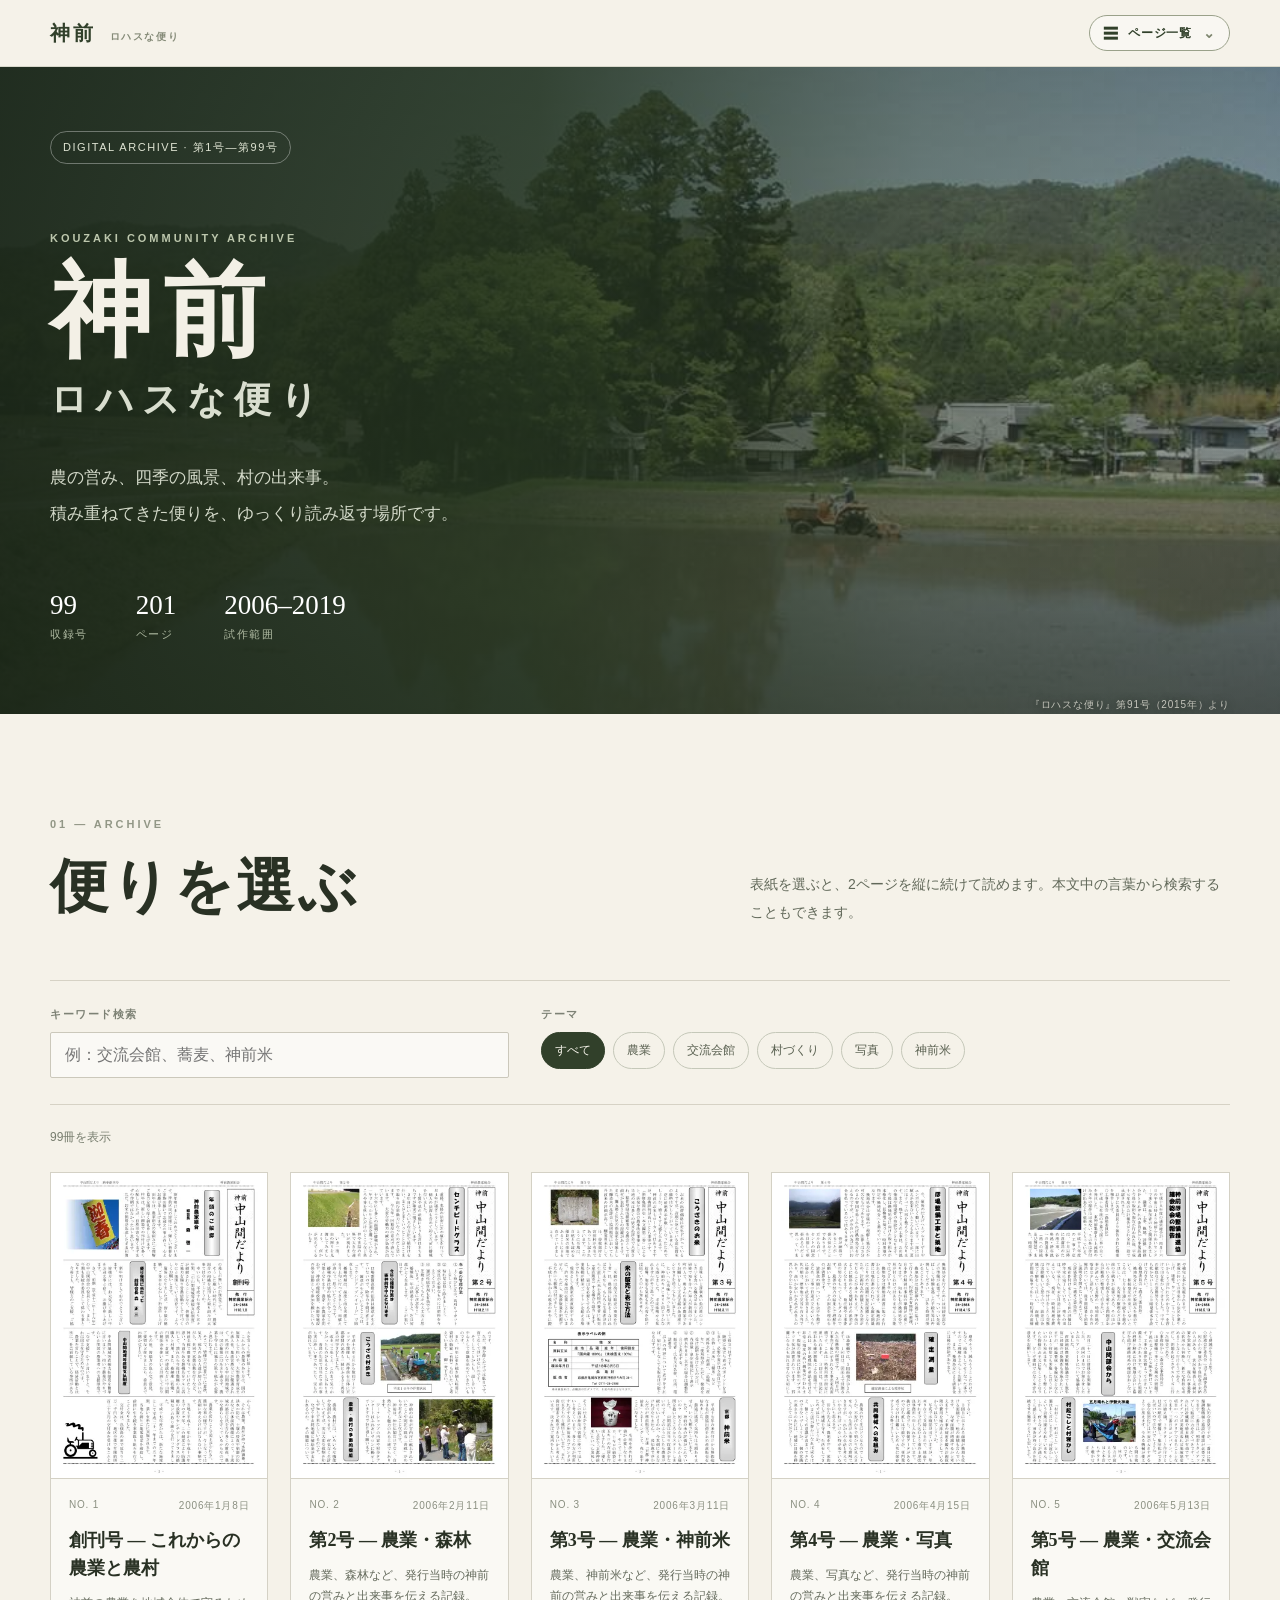
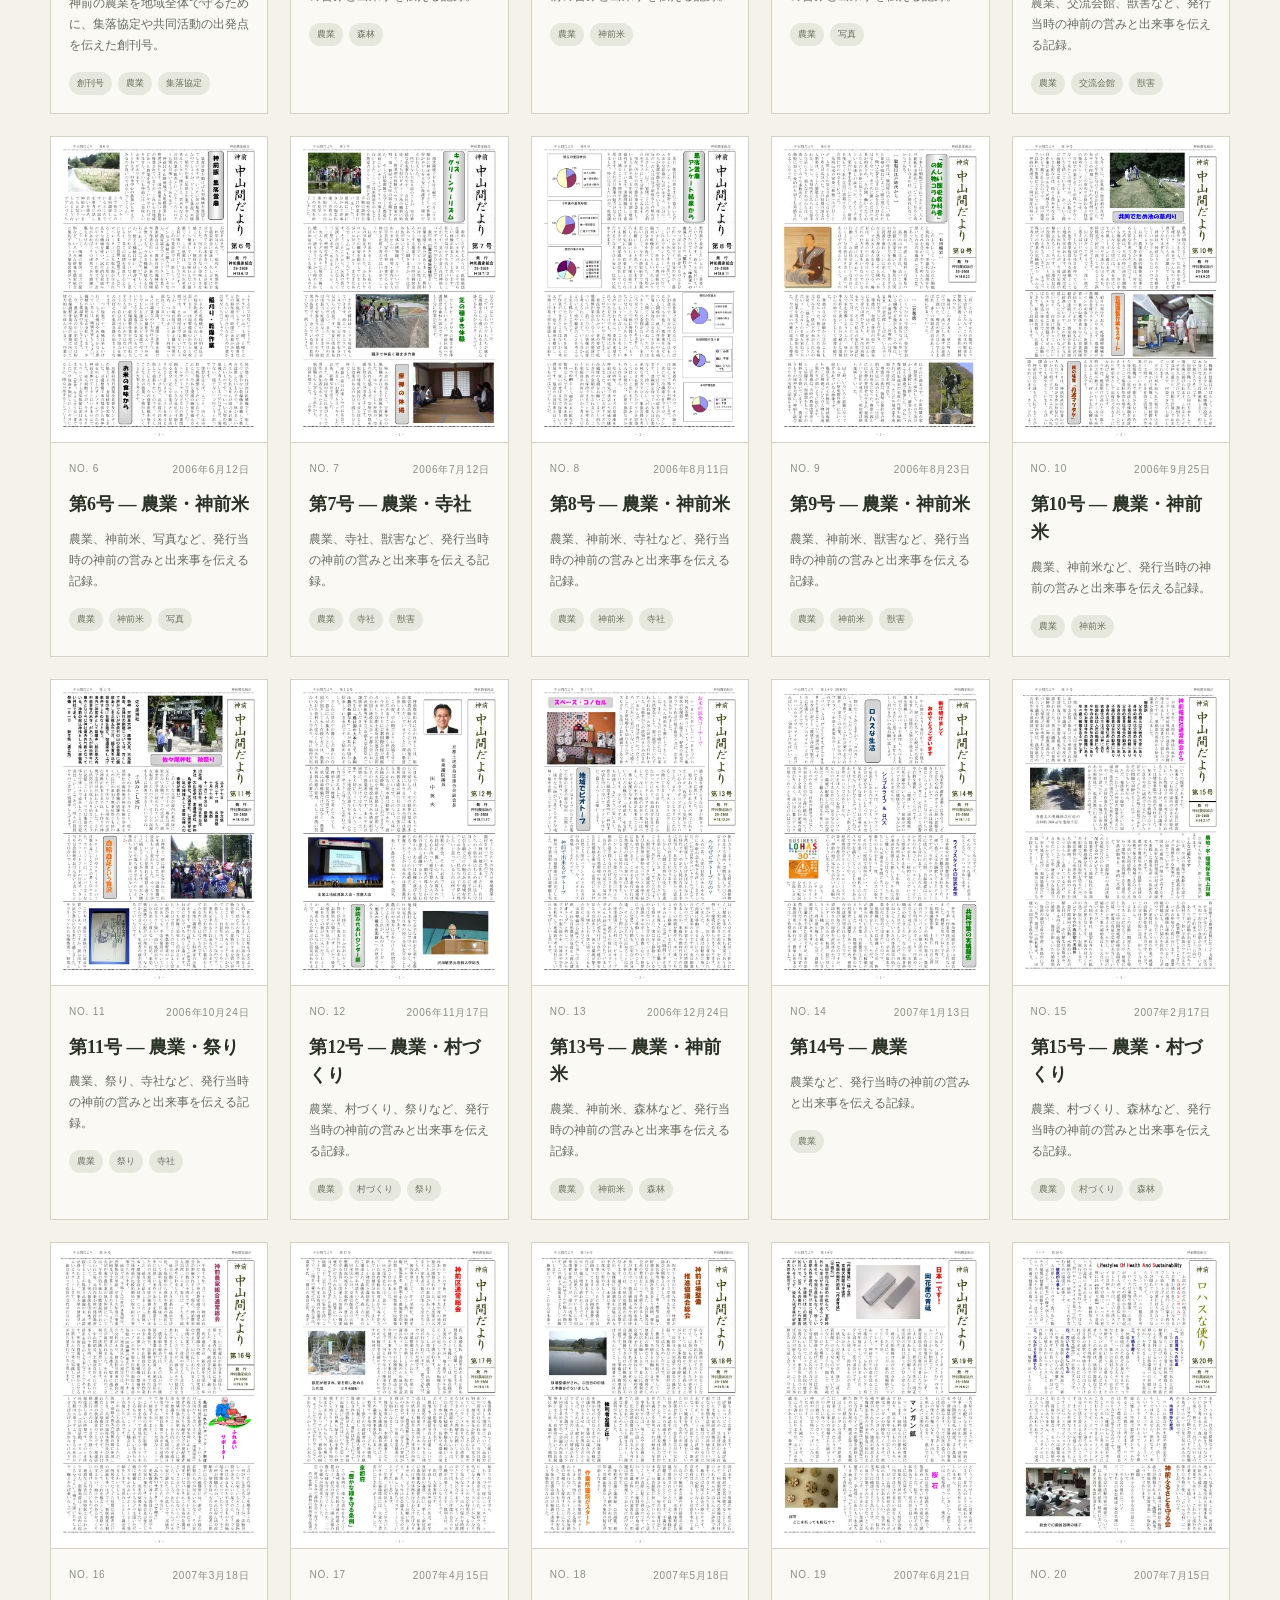
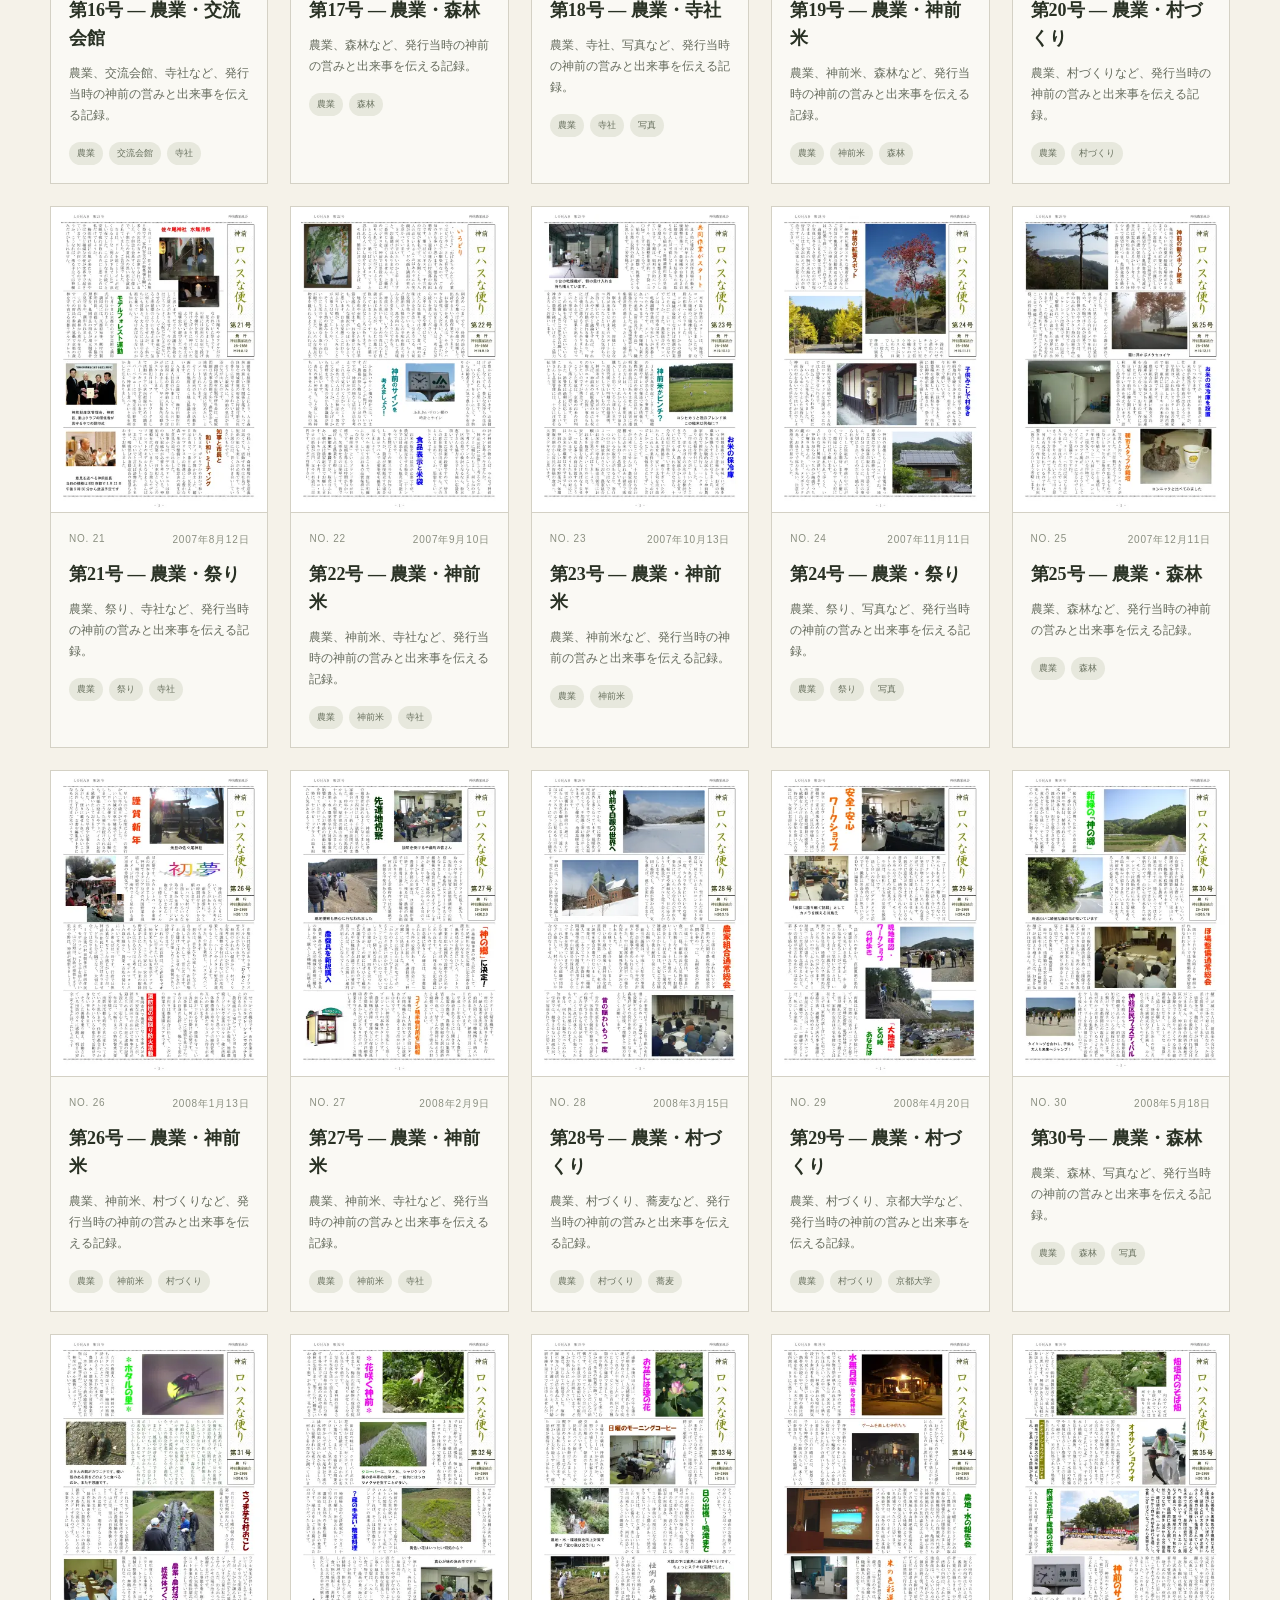
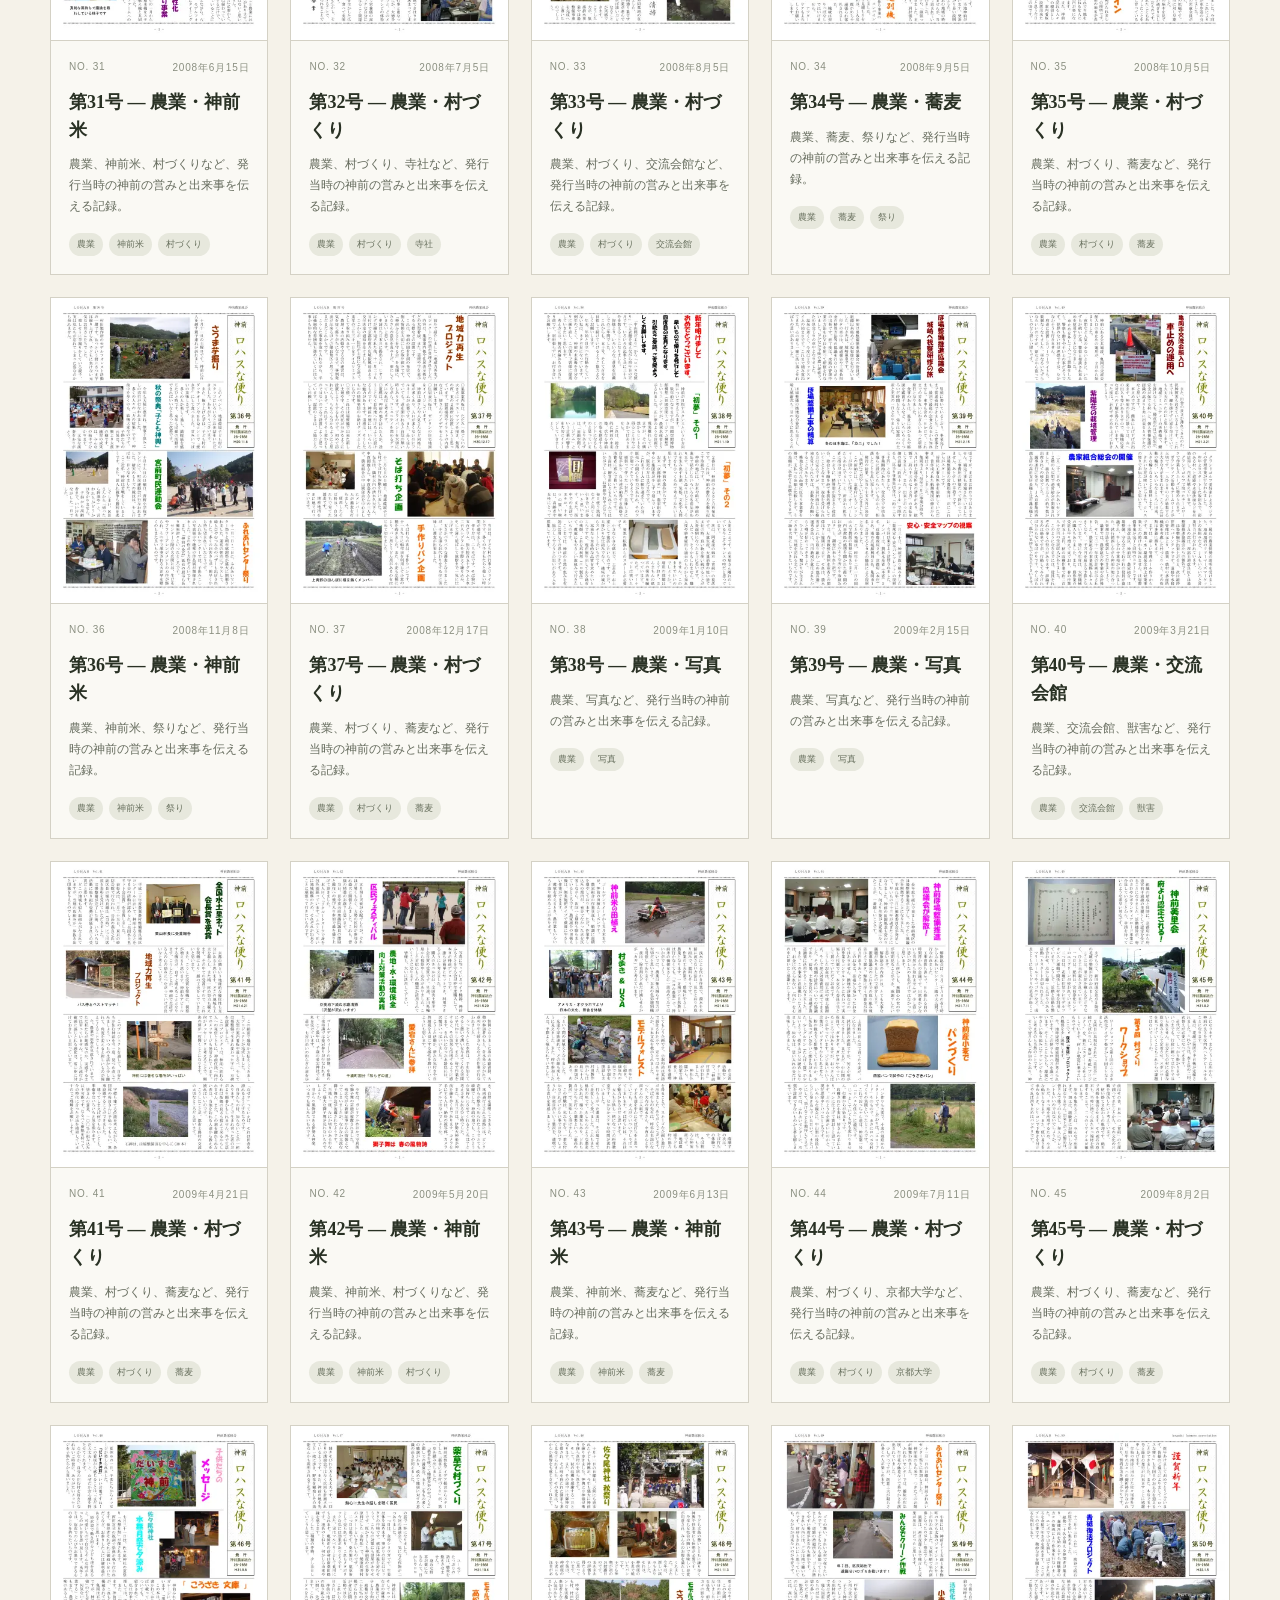
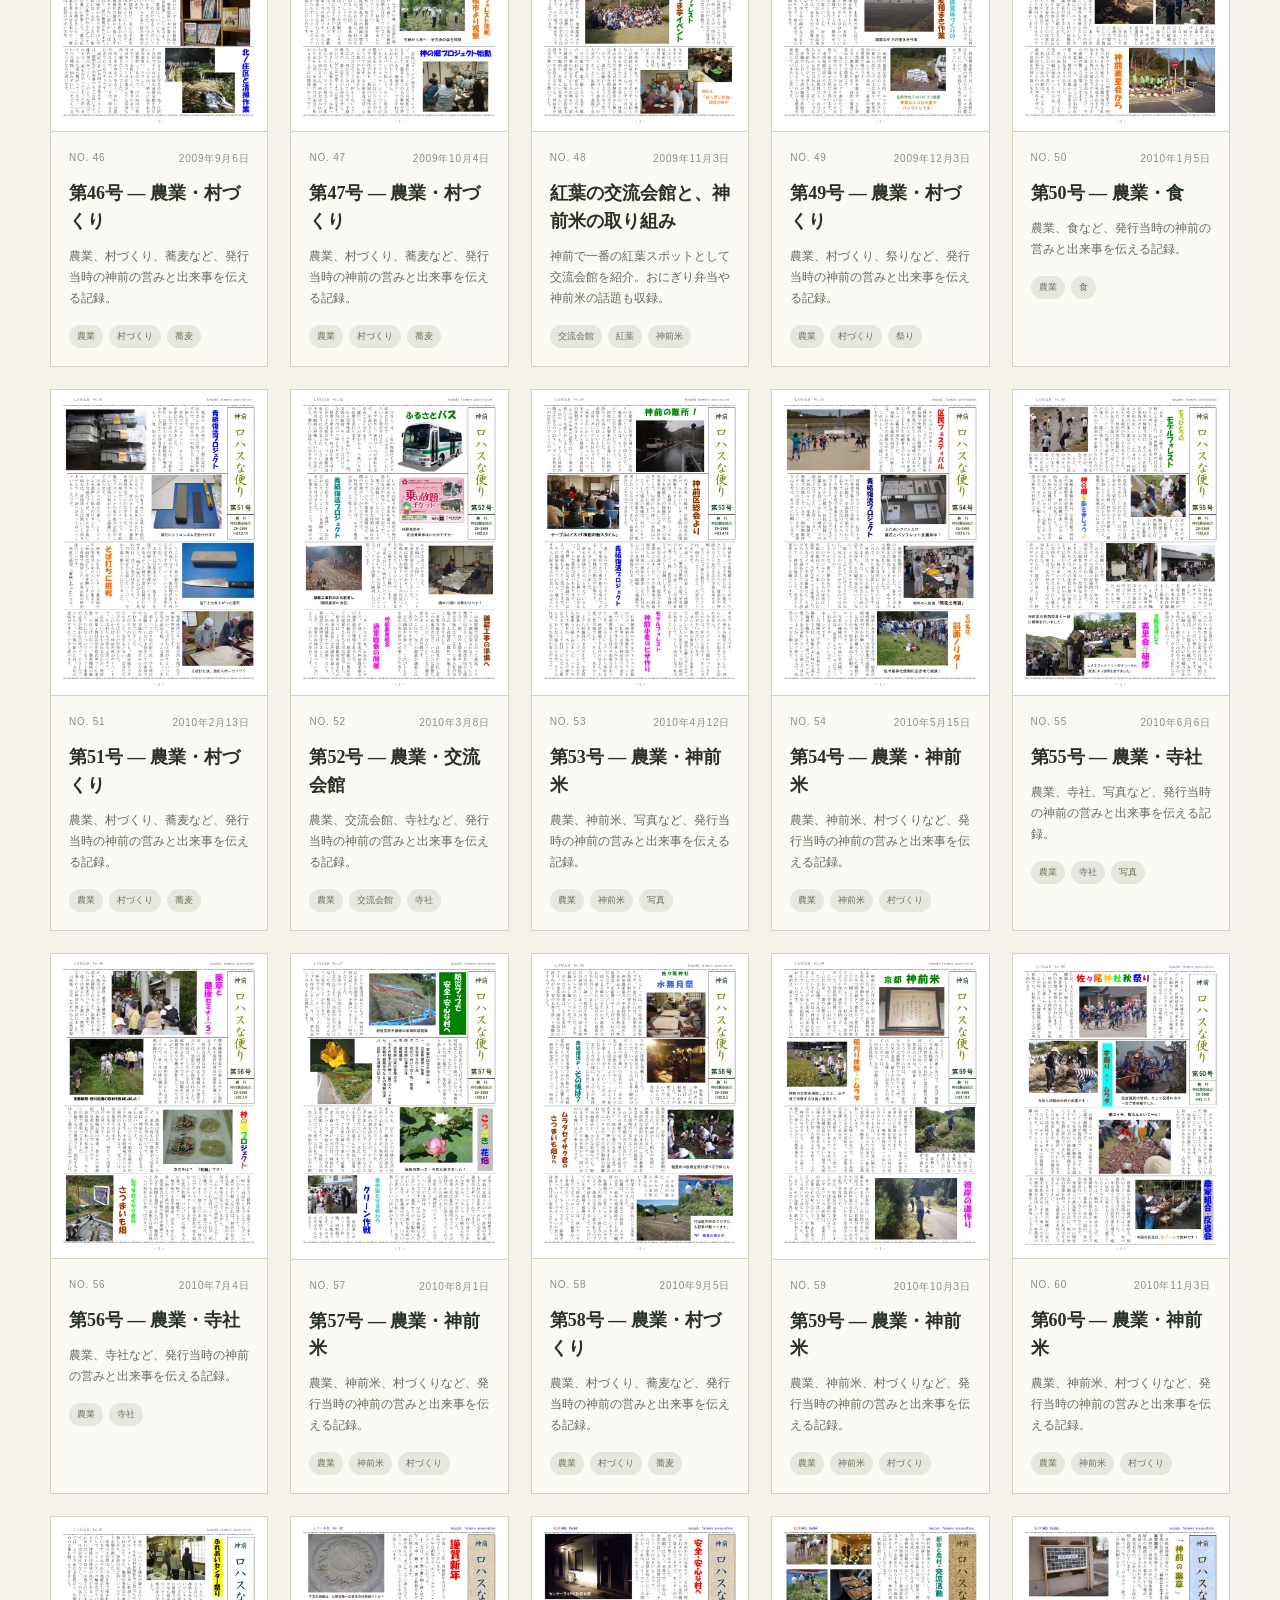
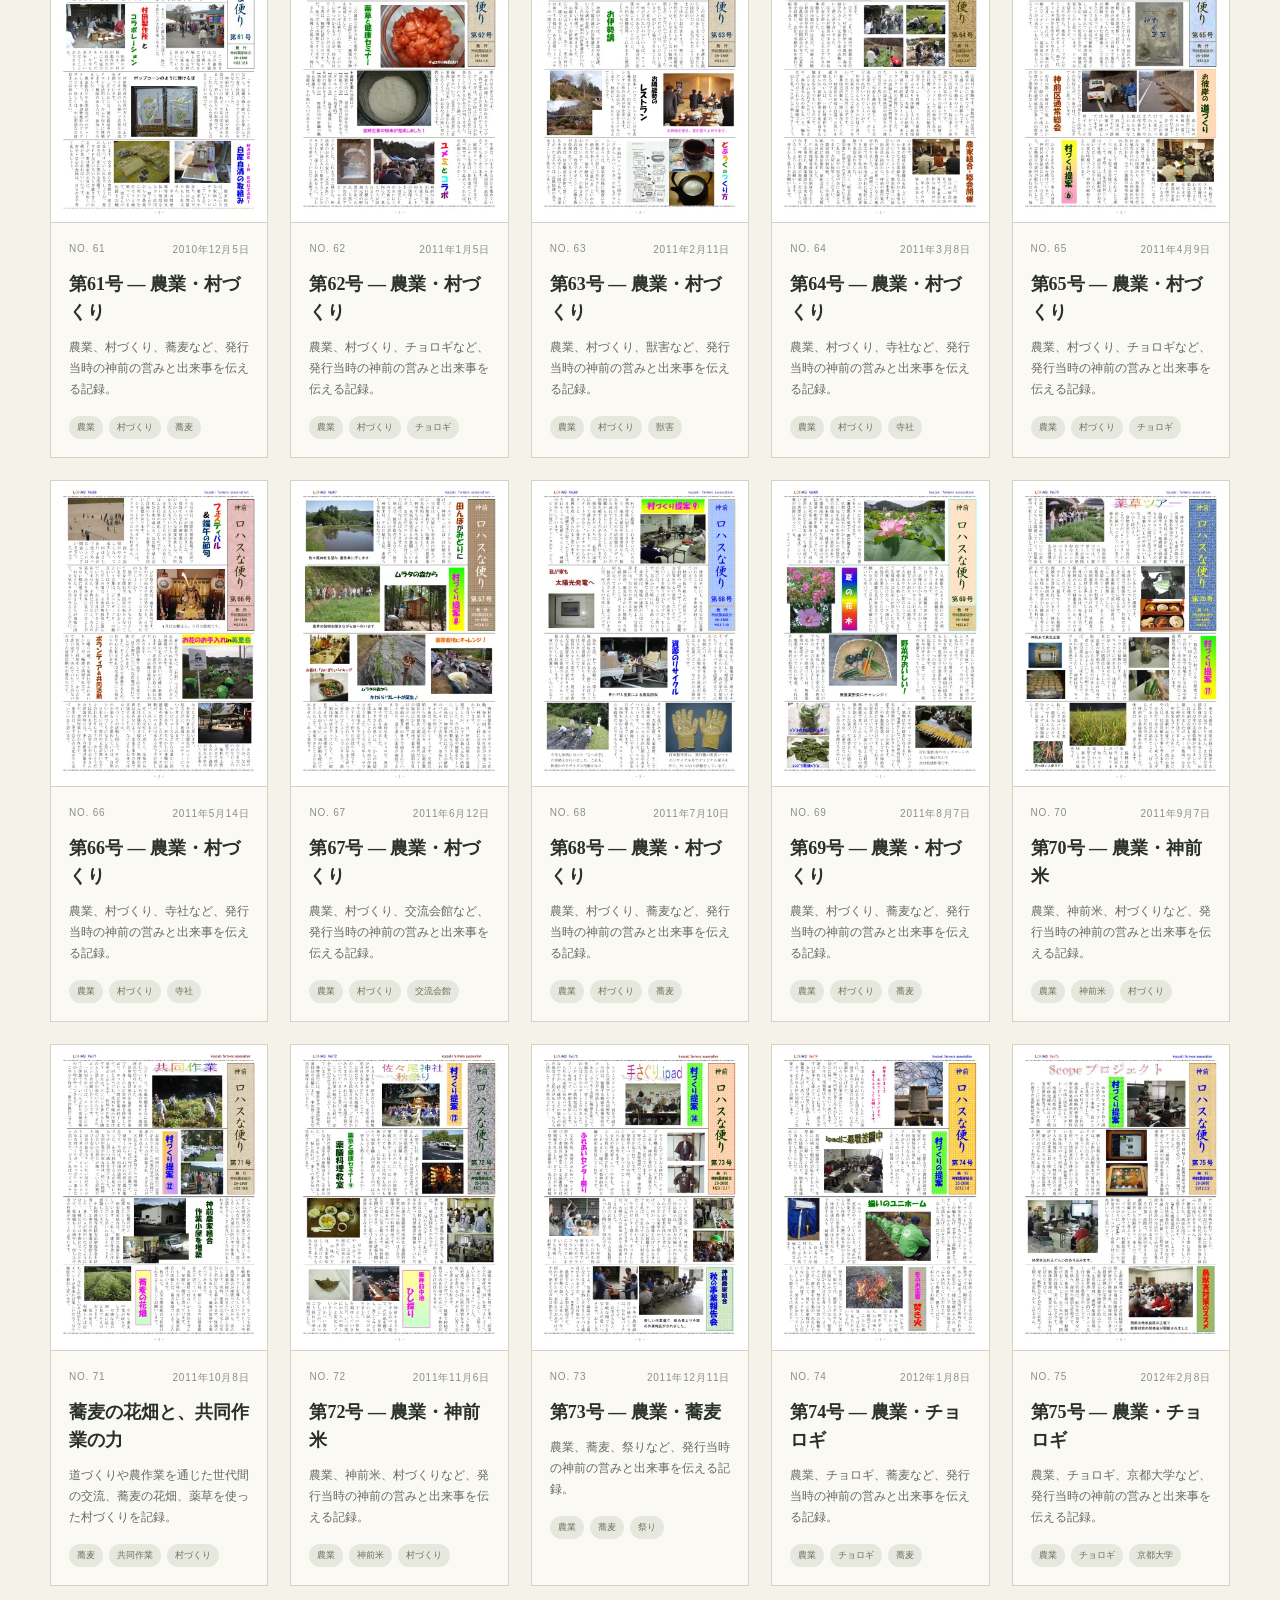
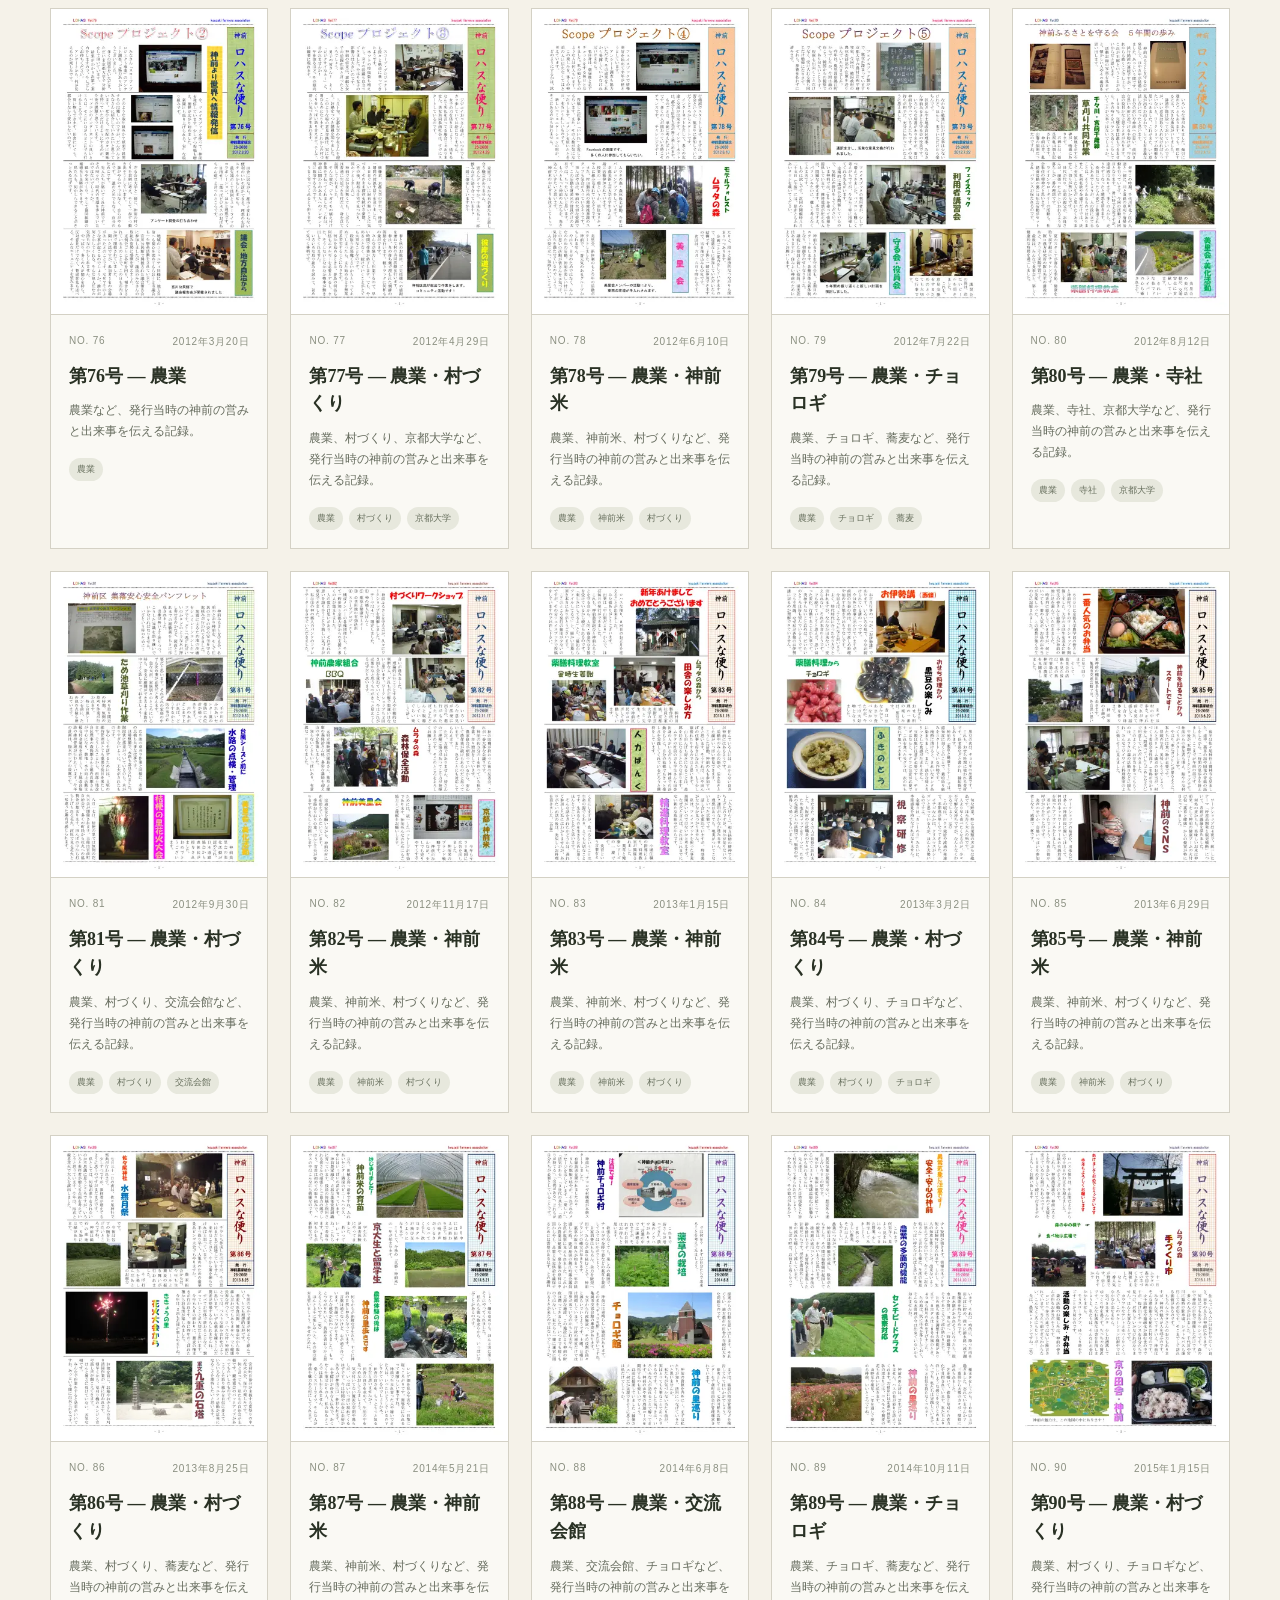
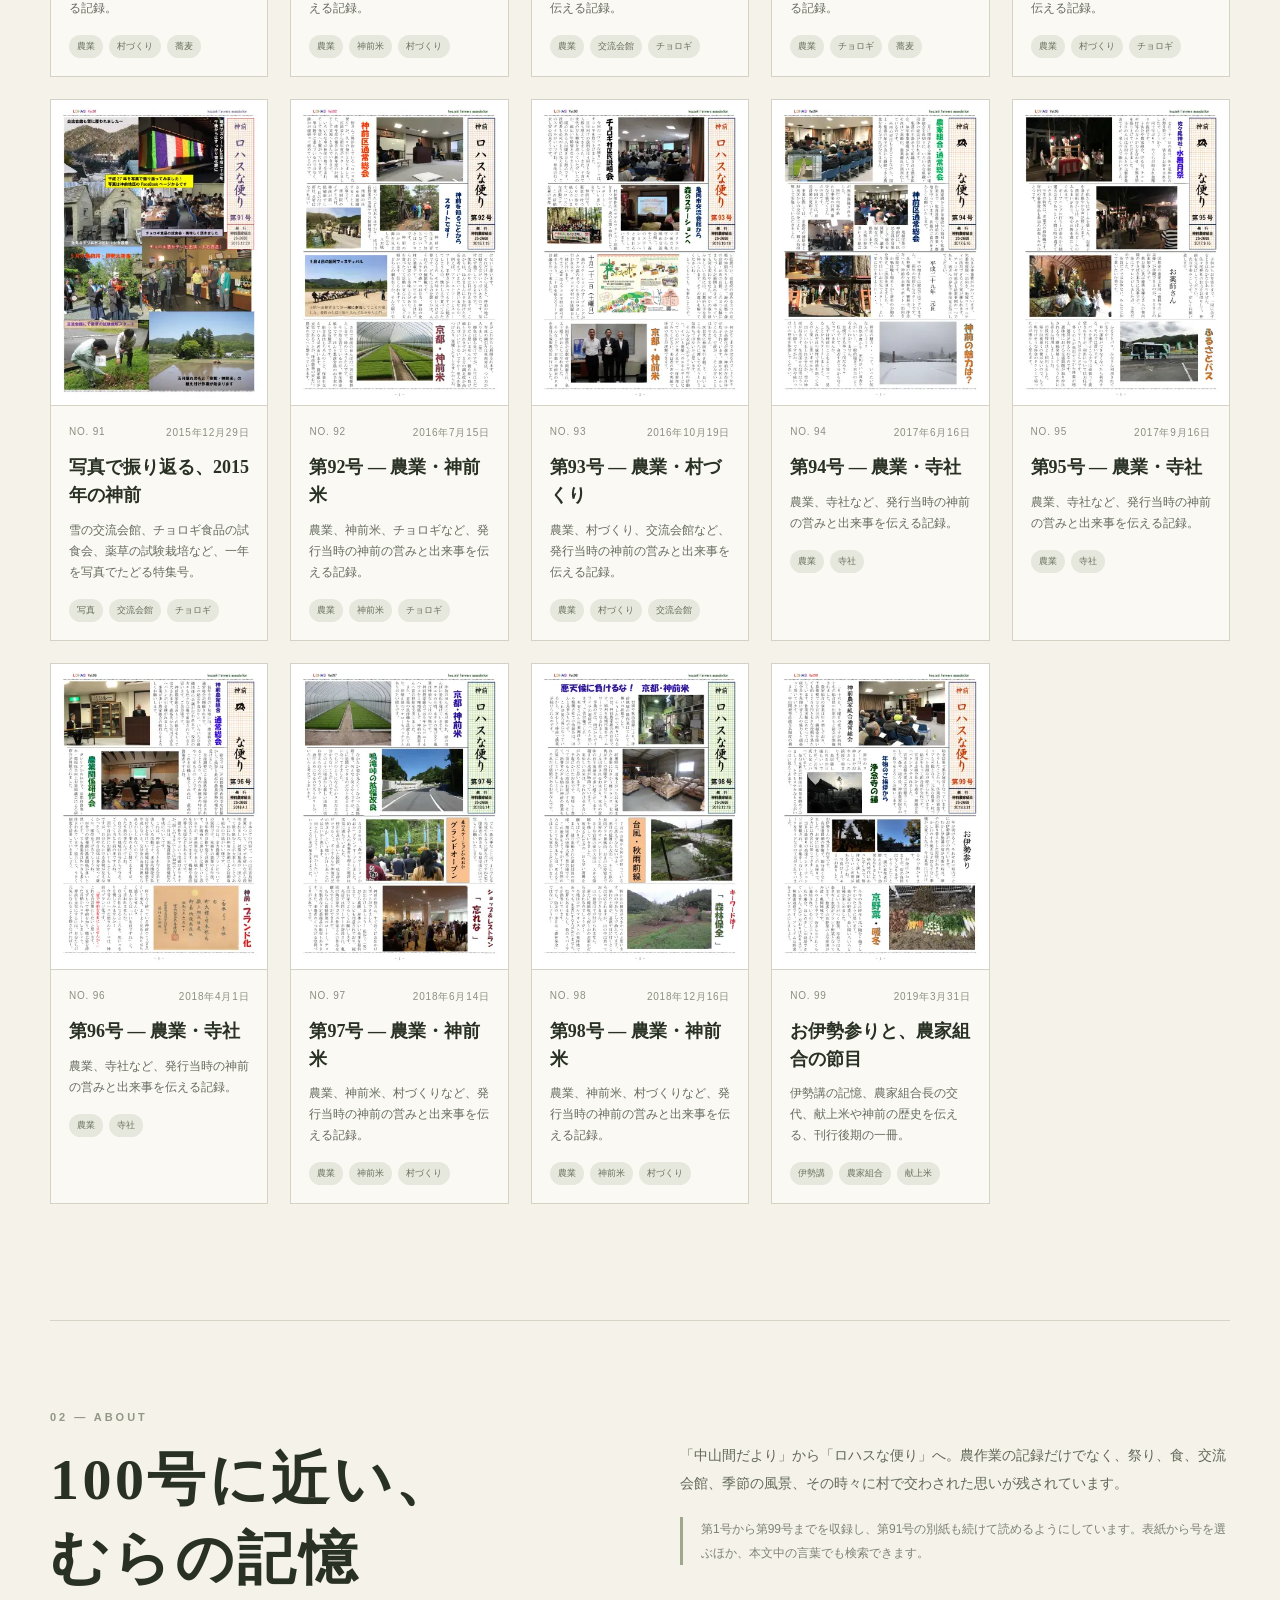
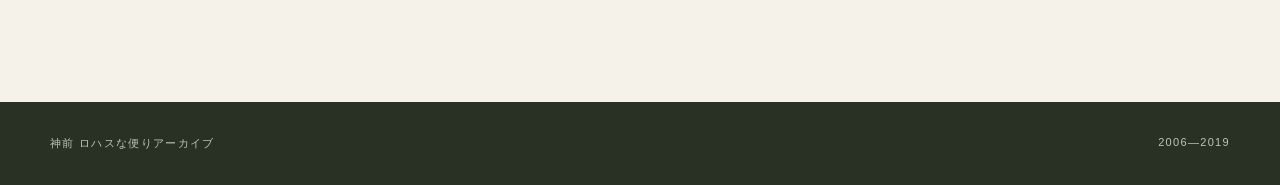
<file: kouzaki/lohas/index.html>
<!DOCTYPE html>
<html lang="ja">
<head>
  <meta charset="utf-8">
  <meta name="viewport" content="width=device-width, initial-scale=1">
  <meta name="robots" content="noindex,nofollow">
  <title>神前 ロハスな便りアーカイブ</title>
  <meta name="description" content="神前で発行されてきた「中山間だより」「ロハスな便り」第1号から第99号を読めるデジタルアーカイブです。">
  <link rel="icon" href="data:,">
  <link rel="stylesheet" href="styles.css">
  <link rel="stylesheet" href="site-menu.css?v=20260712-2">
  <script src="site-menu.js?v=20260712-2" defer></script>
</head>
<body>
  <div class="archive-topbar">
    <div class="archive-topbar-inner">
      <a class="archive-brand" href="../index.html"><strong>神前</strong><span>ロハスな便り</span></a>
      <div class="site-directory-slot" data-site-directory-slot>
        <details class="site-directory">
          <summary><span class="site-directory-symbol" aria-hidden="true">☰</span>ページ一覧</summary>
          <nav class="site-directory-panel" aria-label="神前サイトのページ一覧">
            <div class="site-directory-heading"><span>神前ウェブガイド</span><small>5 PUBLIC PAGES</small></div>
            <a class="site-directory-link" href="../index.html"><span class="site-directory-mark">神</span><span class="site-directory-label">神前を知る</span></a>
            <a class="site-directory-link is-lohas" href="index.html" aria-current="page"><span class="site-directory-mark">便</span><span class="site-directory-label">ロハスな便り</span><span class="site-directory-current">現在</span></a>
            <a class="site-directory-link" href="../report.html"><span class="site-directory-mark">声</span><span class="site-directory-label">住民報告</span></a>
            <a class="site-directory-link" href="../workshops.html"><span class="site-directory-mark">記</span><span class="site-directory-label">ワークショップの記録</span></a>
            <a class="site-directory-link" href="../ws2026.html"><span class="site-directory-mark">26</span><span class="site-directory-label">2026 ワークショップ</span></a>
          </nav>
        </details>
      </div>
    </div>
  </div>
  <header class="site-header">
    <div class="header-inner">
      <div class="prototype-label">DIGITAL ARCHIVE · 第1号—第99号</div>
      <p class="eyebrow">KOUZAKI COMMUNITY ARCHIVE</p>
      <h1>神前<br><span>ロハスな便り</span></h1>
      <p class="lead">農の営み、四季の風景、村の出来事。<br>積み重ねてきた便りを、ゆっくり読み返す場所です。</p>
      <div class="archive-stats" aria-label="アーカイブの収録内容">
        <div><strong>99</strong><span>収録号</span></div>
        <div><strong>201</strong><span>ページ</span></div>
        <div><strong>2006–2019</strong><span>試作範囲</span></div>
      </div>
      <p class="hero-source">『ロハスな便り』第91号（2015年）より</p>
    </div>
  </header>

  <main>
    <section class="archive-section" aria-labelledby="archive-title">
      <div class="section-heading">
        <div>
          <p class="section-number">01 — ARCHIVE</p>
          <h2 id="archive-title">便りを選ぶ</h2>
        </div>
        <p>表紙を選ぶと、2ページを縦に続けて読めます。本文中の言葉から検索することもできます。</p>
      </div>

      <div class="archive-controls">
        <label class="search-box" for="archive-search">
          <span>キーワード検索</span>
          <input id="archive-search" type="search" placeholder="例：交流会館、蕎麦、神前米" autocomplete="off">
        </label>
        <div class="filter-area">
          <span>テーマ</span>
          <div id="tag-filters" class="tag-filters" role="group" aria-label="テーマで絞り込む"></div>
        </div>
      </div>

      <div class="results-line">
        <span id="result-count" aria-live="polite"></span>
        <button id="clear-filters" class="text-button" type="button">絞り込みを解除</button>
      </div>

      <div id="issue-grid" class="issue-grid"></div>
      <div id="empty-state" class="empty-state" hidden>
        <strong>該当する便りがありません</strong>
        <span>別の言葉やテーマをお試しください。</span>
      </div>
      <noscript>この試作リーダーの閲覧にはJavaScriptが必要です。</noscript>
    </section>

    <section class="about-section" aria-labelledby="about-title">
      <p class="section-number">02 — ABOUT</p>
      <div class="about-grid">
        <h2 id="about-title">100号に近い、<br>むらの記憶</h2>
        <div>
          <p>「中山間だより」から「ロハスな便り」へ。農作業の記録だけでなく、祭り、食、交流会館、季節の風景、その時々に村で交わされた思いが残されています。</p>
          <p class="note">第1号から第99号までを収録し、第91号の別紙も続けて読めるようにしています。表紙から号を選ぶほか、本文中の言葉でも検索できます。</p>
        </div>
      </div>
    </section>
  </main>

  <footer>
    <span>神前 ロハスな便りアーカイブ</span>
    <span>2006—2019</span>
  </footer>

  <dialog id="reader" class="reader" aria-labelledby="reader-title">
    <div class="reader-shell">
      <header class="reader-toolbar">
        <button id="reader-close" class="reader-close" type="button" aria-label="リーダーを閉じる">閉じる ×</button>
        <div class="reader-heading">
          <span id="reader-kicker"></span>
          <h2 id="reader-title"></h2>
          <span id="reader-meta"></span>
        </div>
        <div class="reader-actions">
          <button id="zoom-out" type="button" aria-label="ページを縮小">−</button>
          <span id="zoom-label">100%</span>
          <button id="zoom-in" type="button" aria-label="ページを拡大">＋</button>
          <a id="source-pdf" href="#" target="_blank" rel="noopener">原本PDF ↗</a>
        </div>
      </header>

      <div id="reader-pages" class="reader-pages" aria-live="polite"></div>

      <nav class="reader-nav" aria-label="前後の便り">
        <button id="previous-issue" type="button"><span>← 前の号</span><strong></strong></button>
        <button id="next-issue" type="button"><span>次の号 →</span><strong></strong></button>
      </nav>
    </div>
  </dialog>

  <script src="issues.js"></script>
  <script src="app.js"></script>
</body>
</html>
</file>
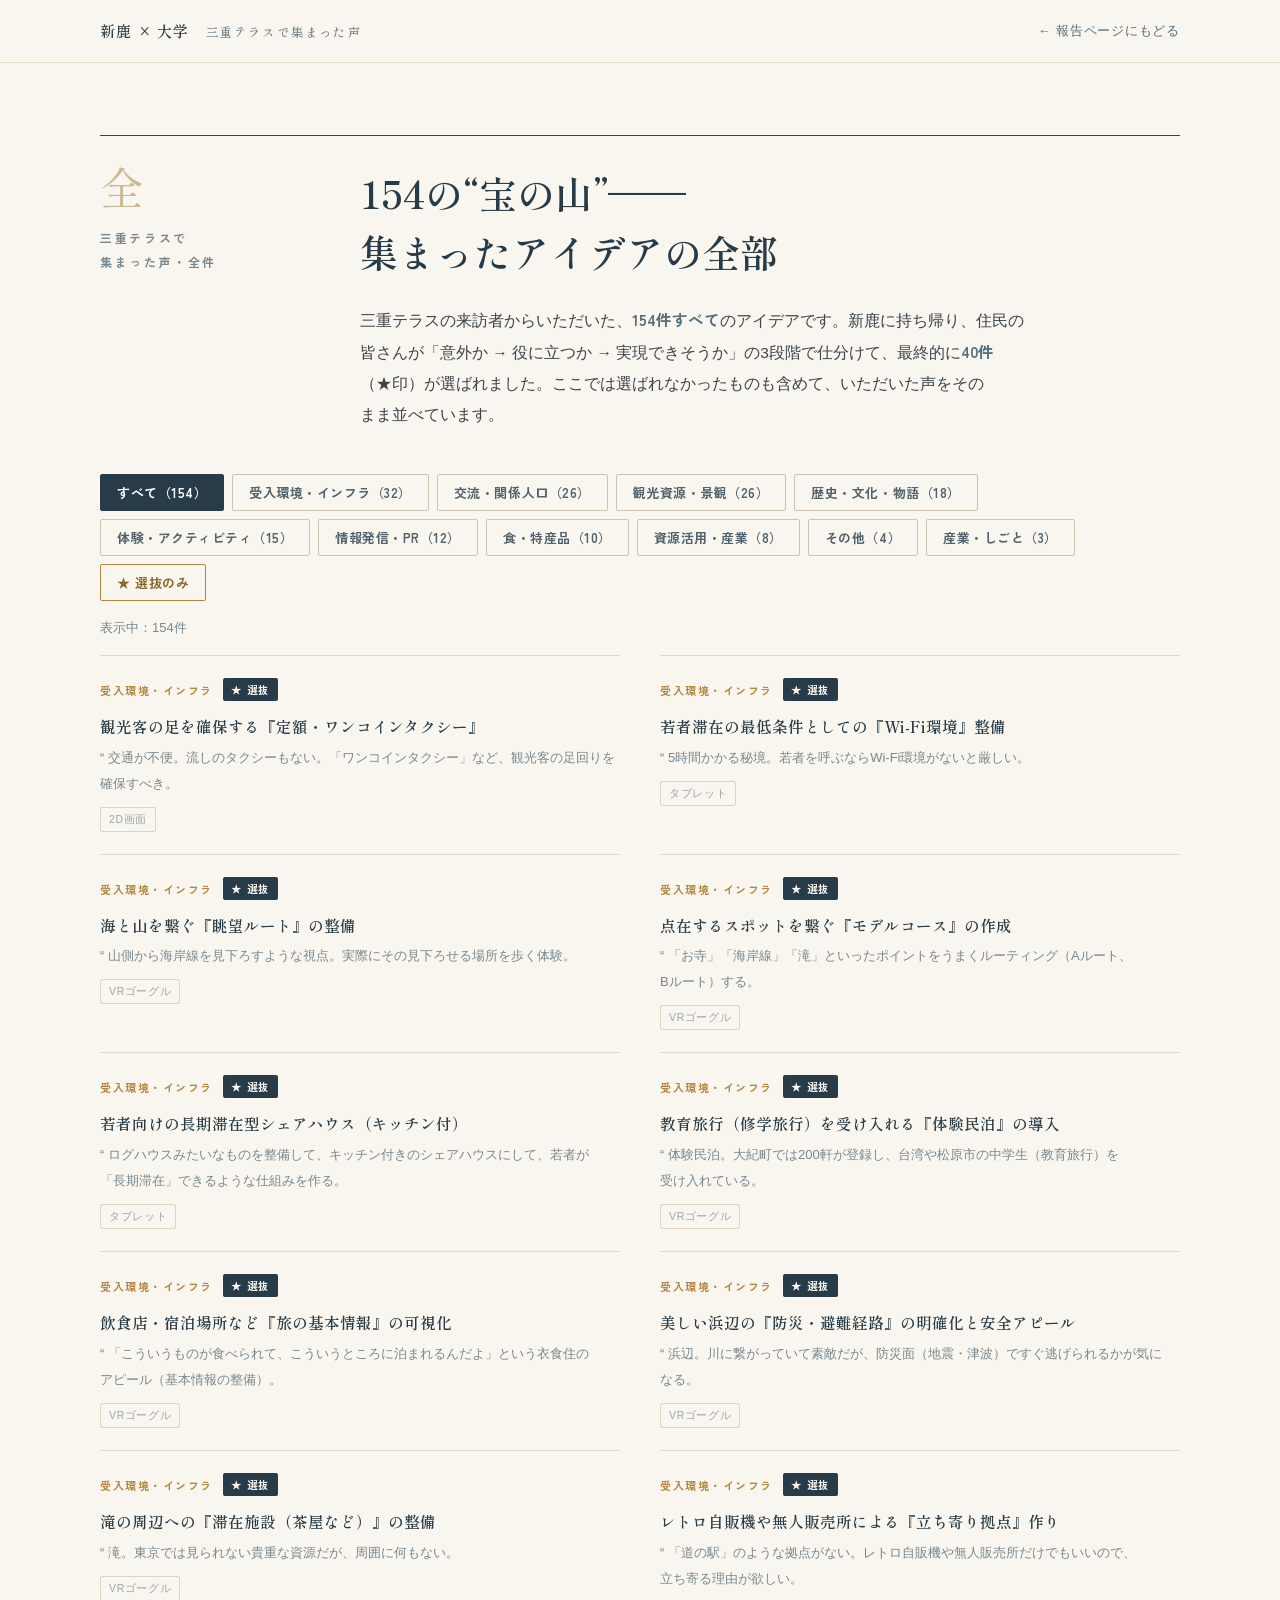
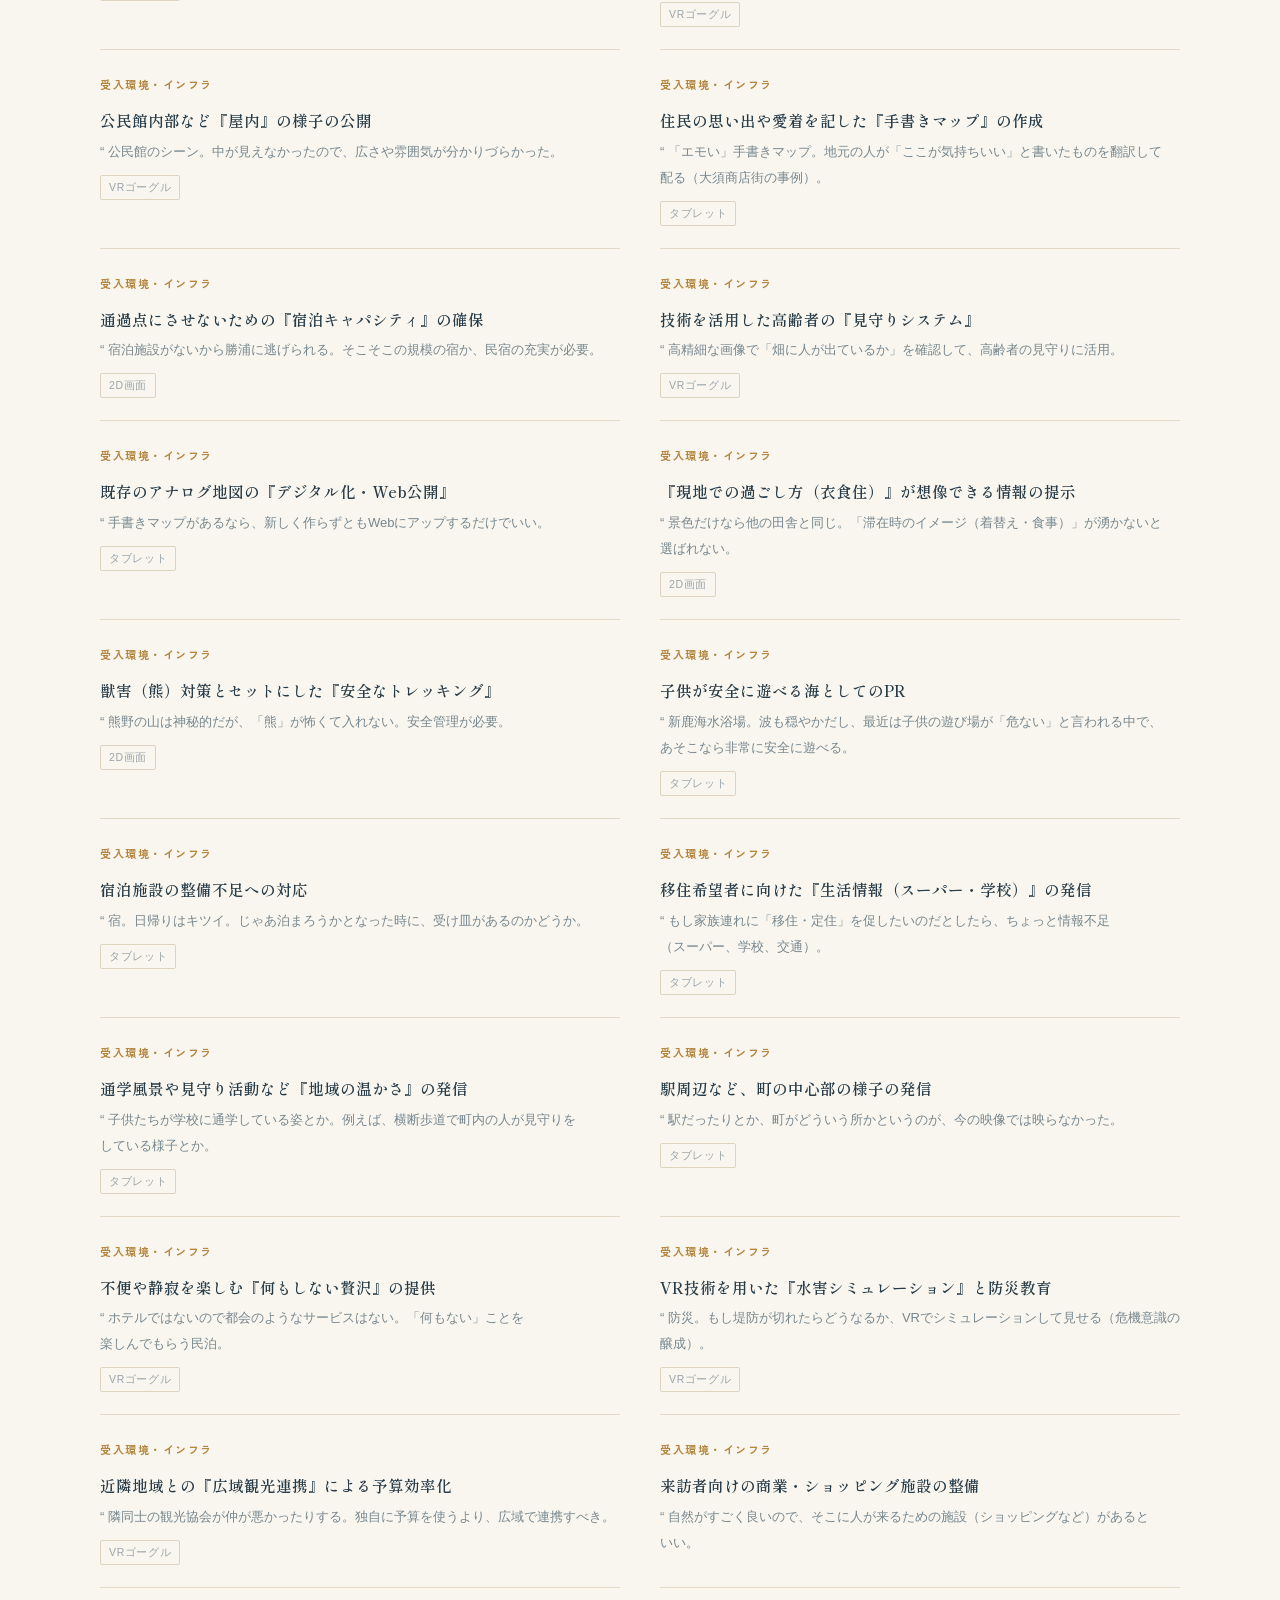
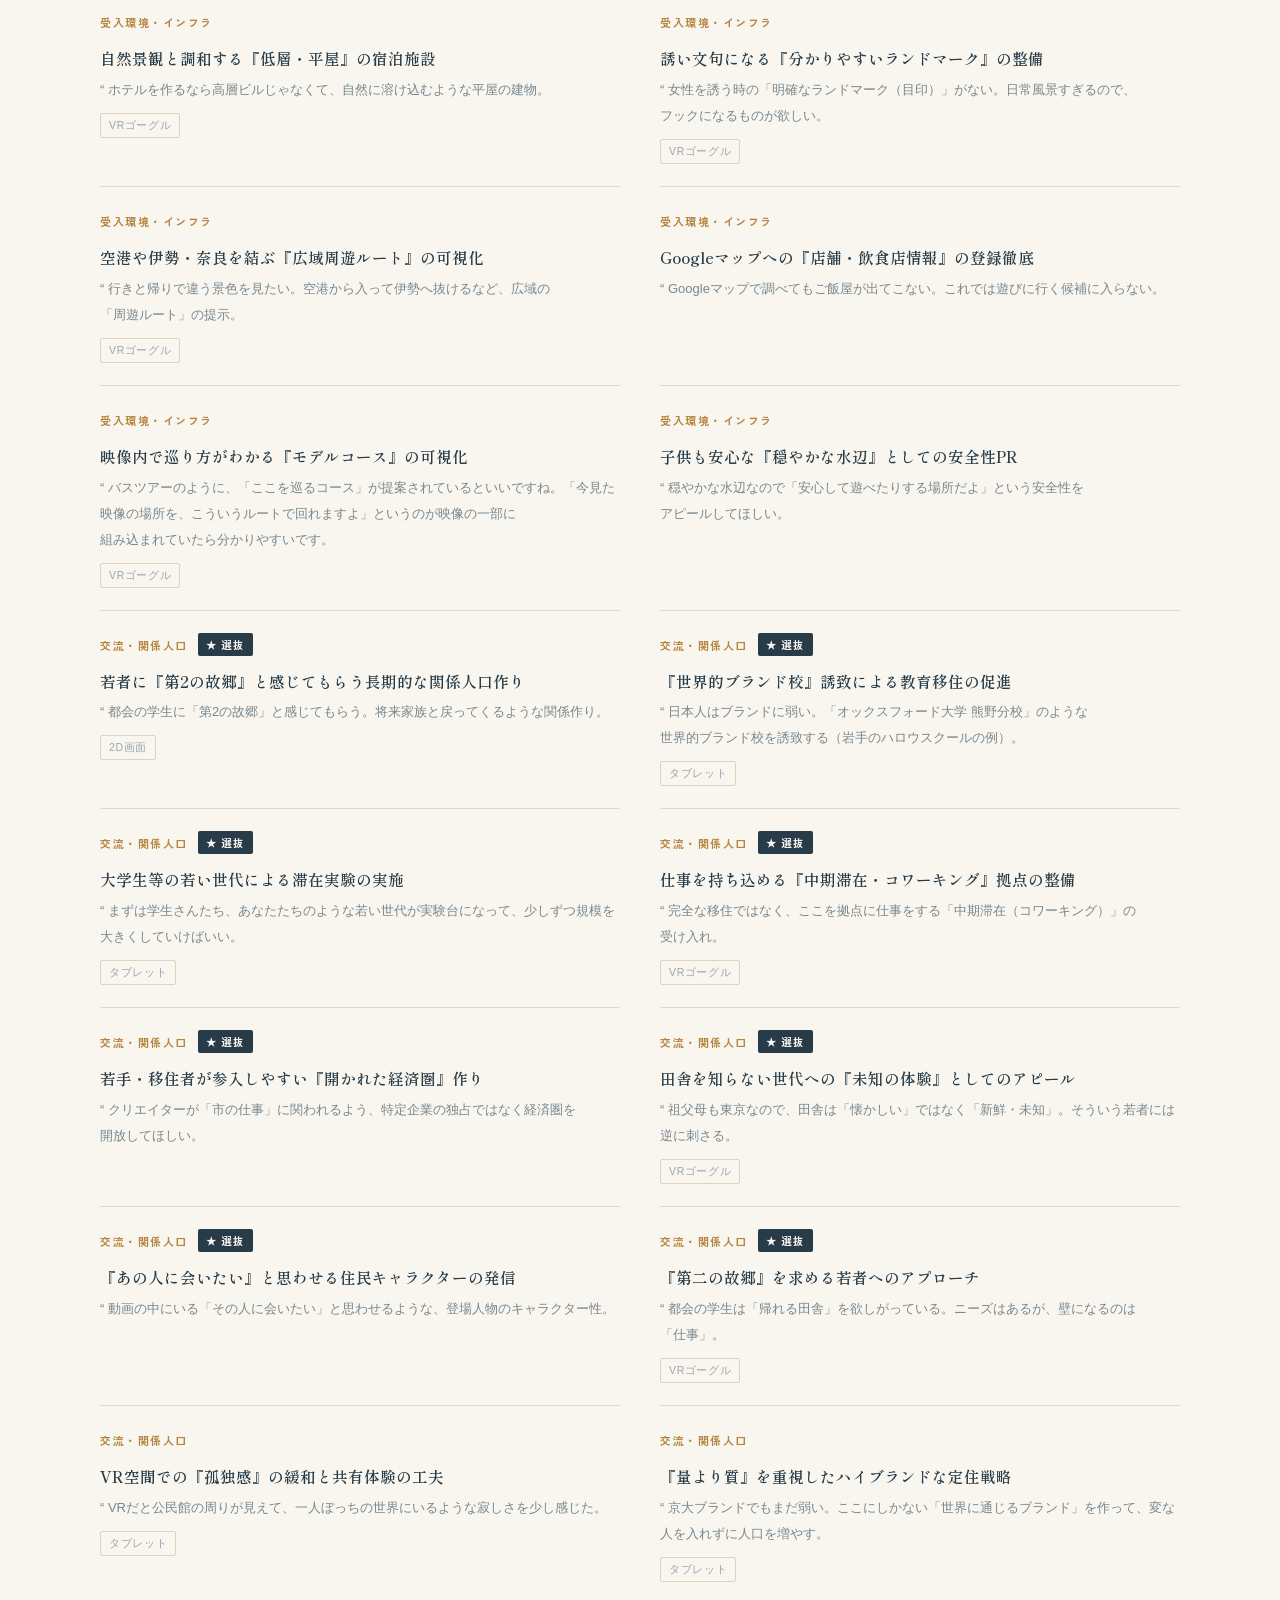
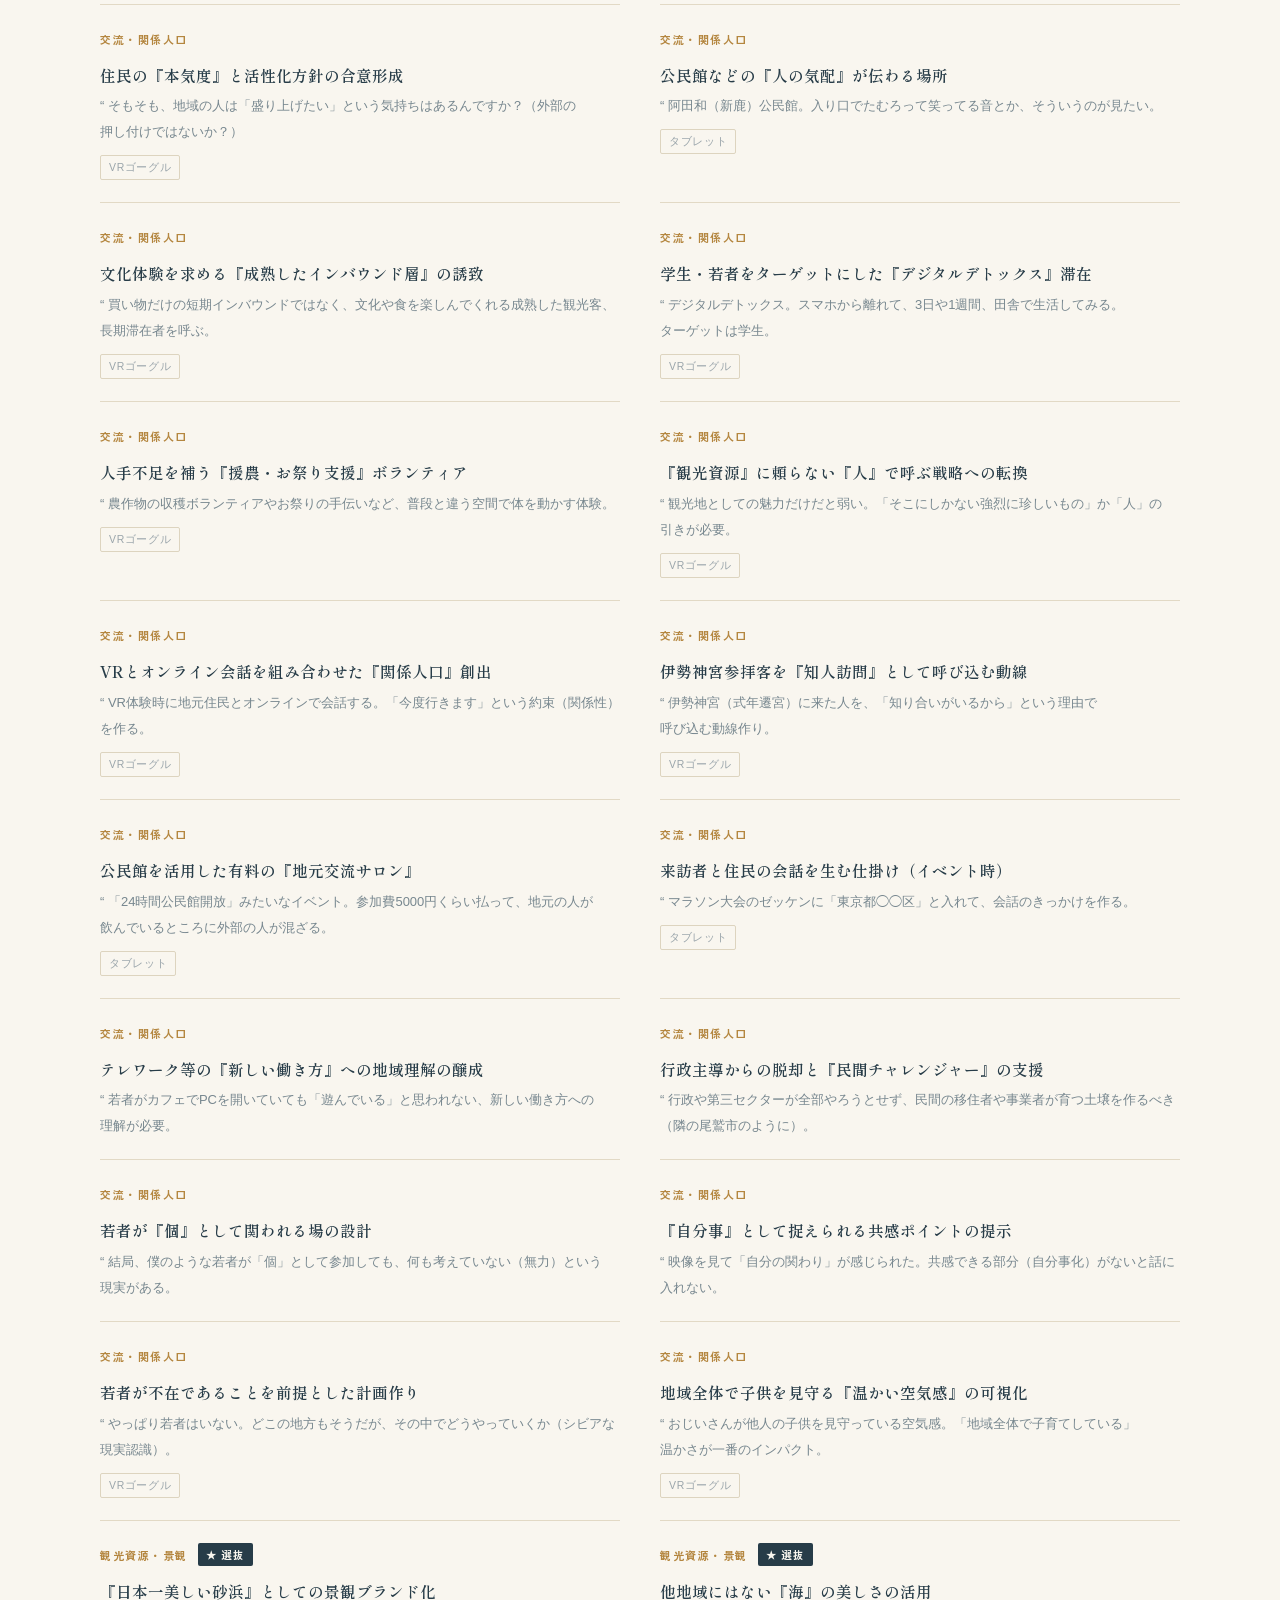
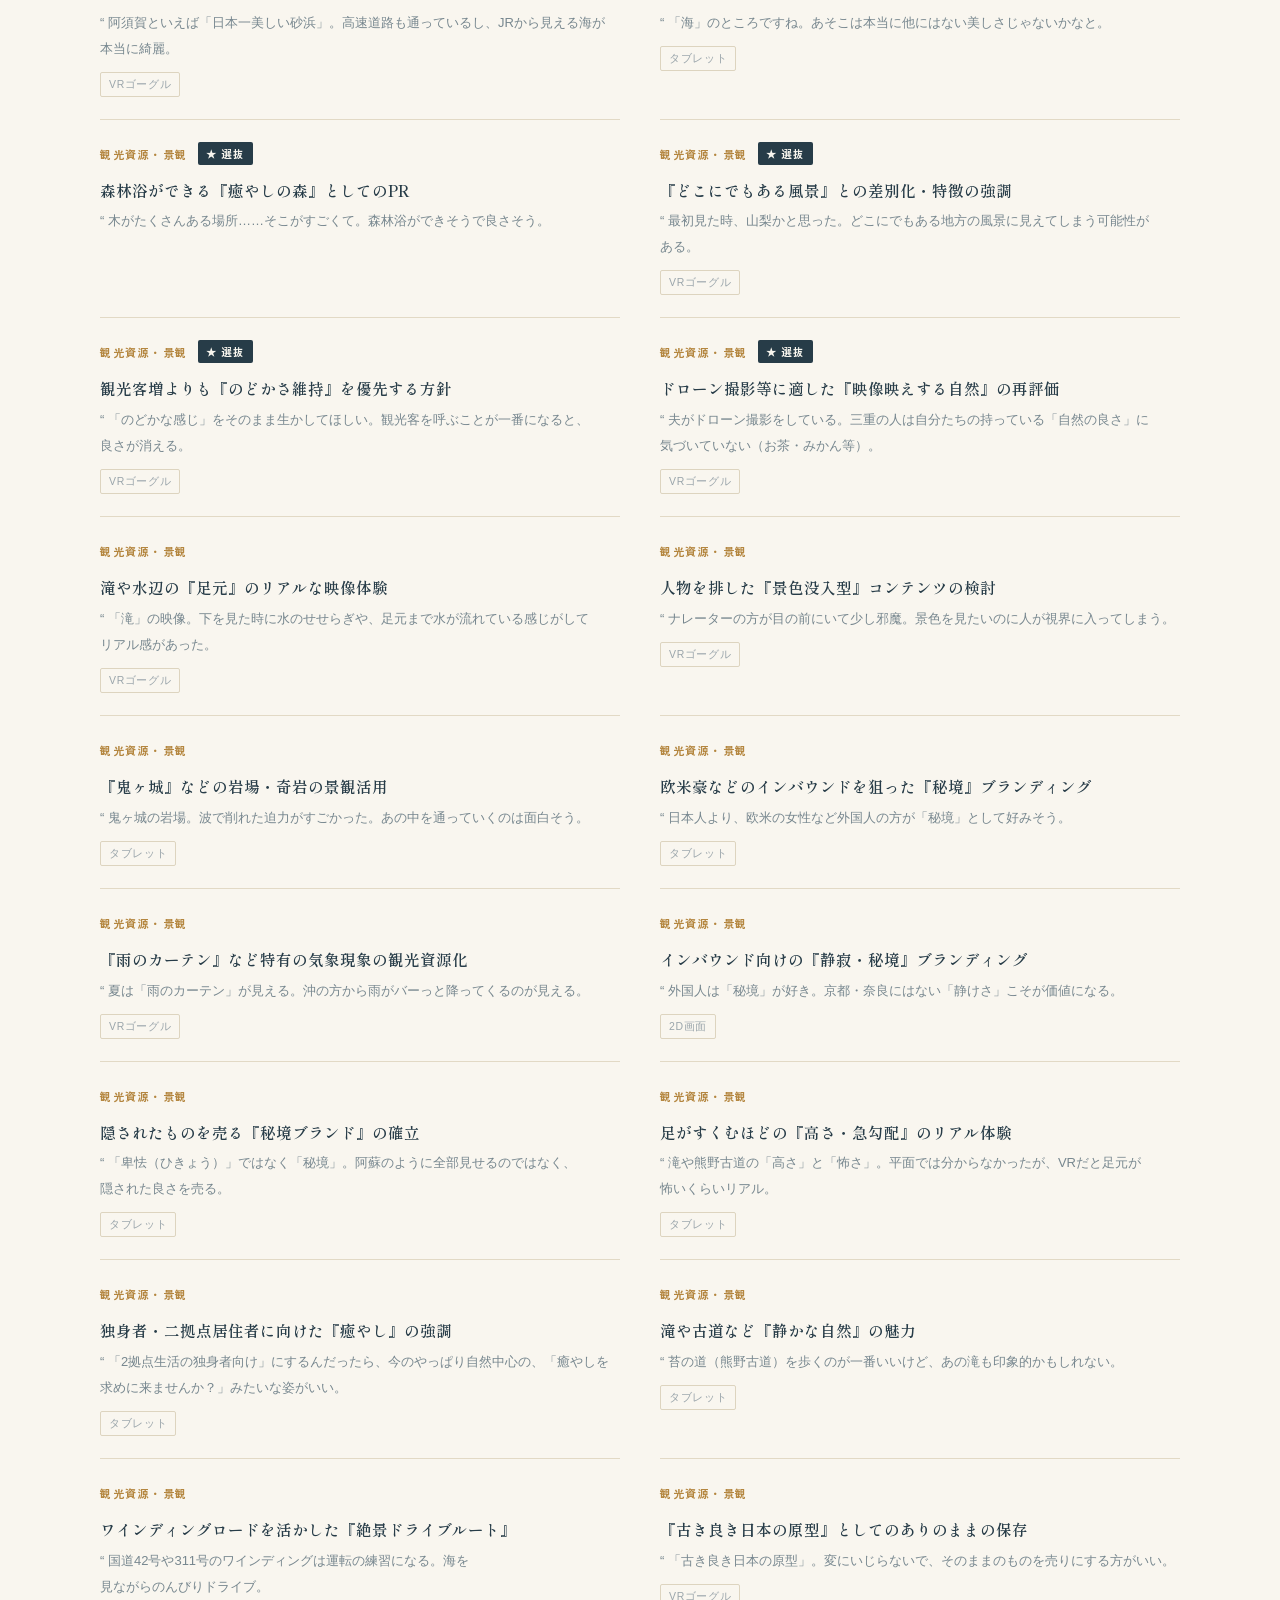
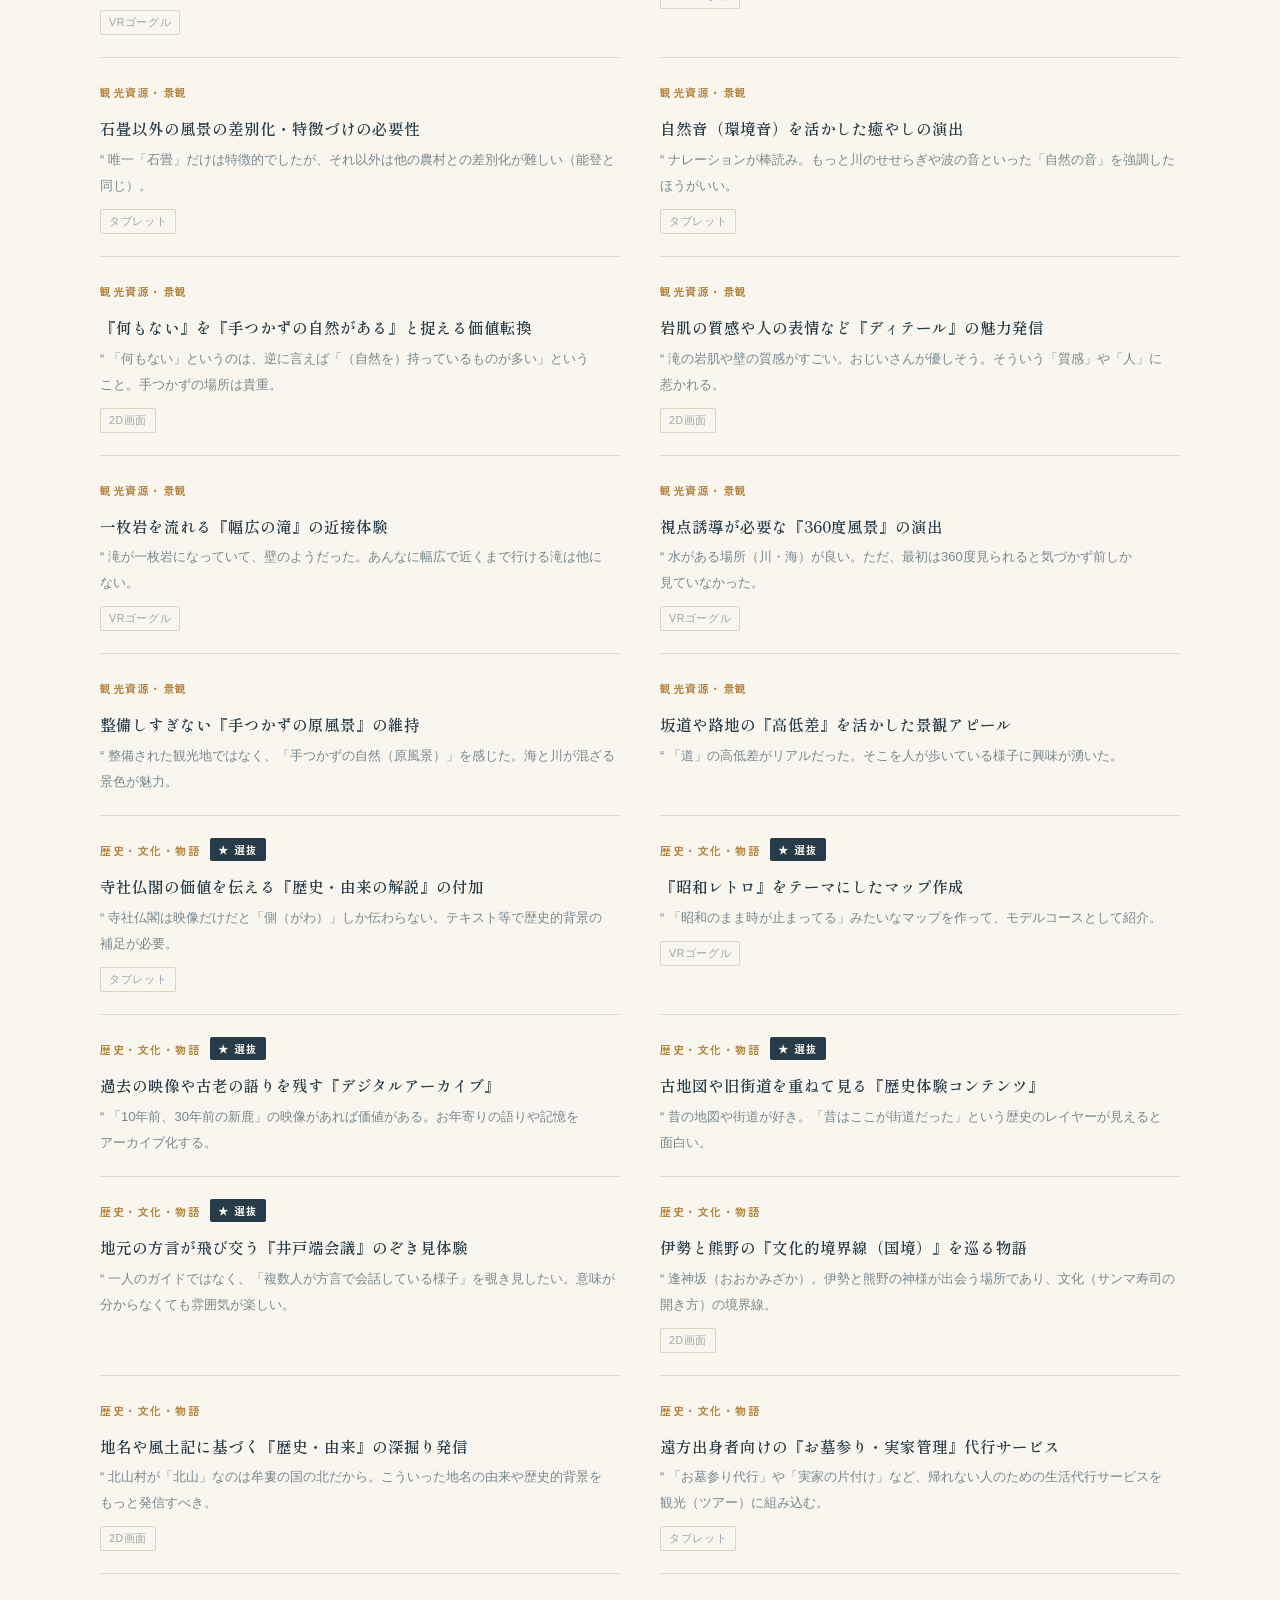
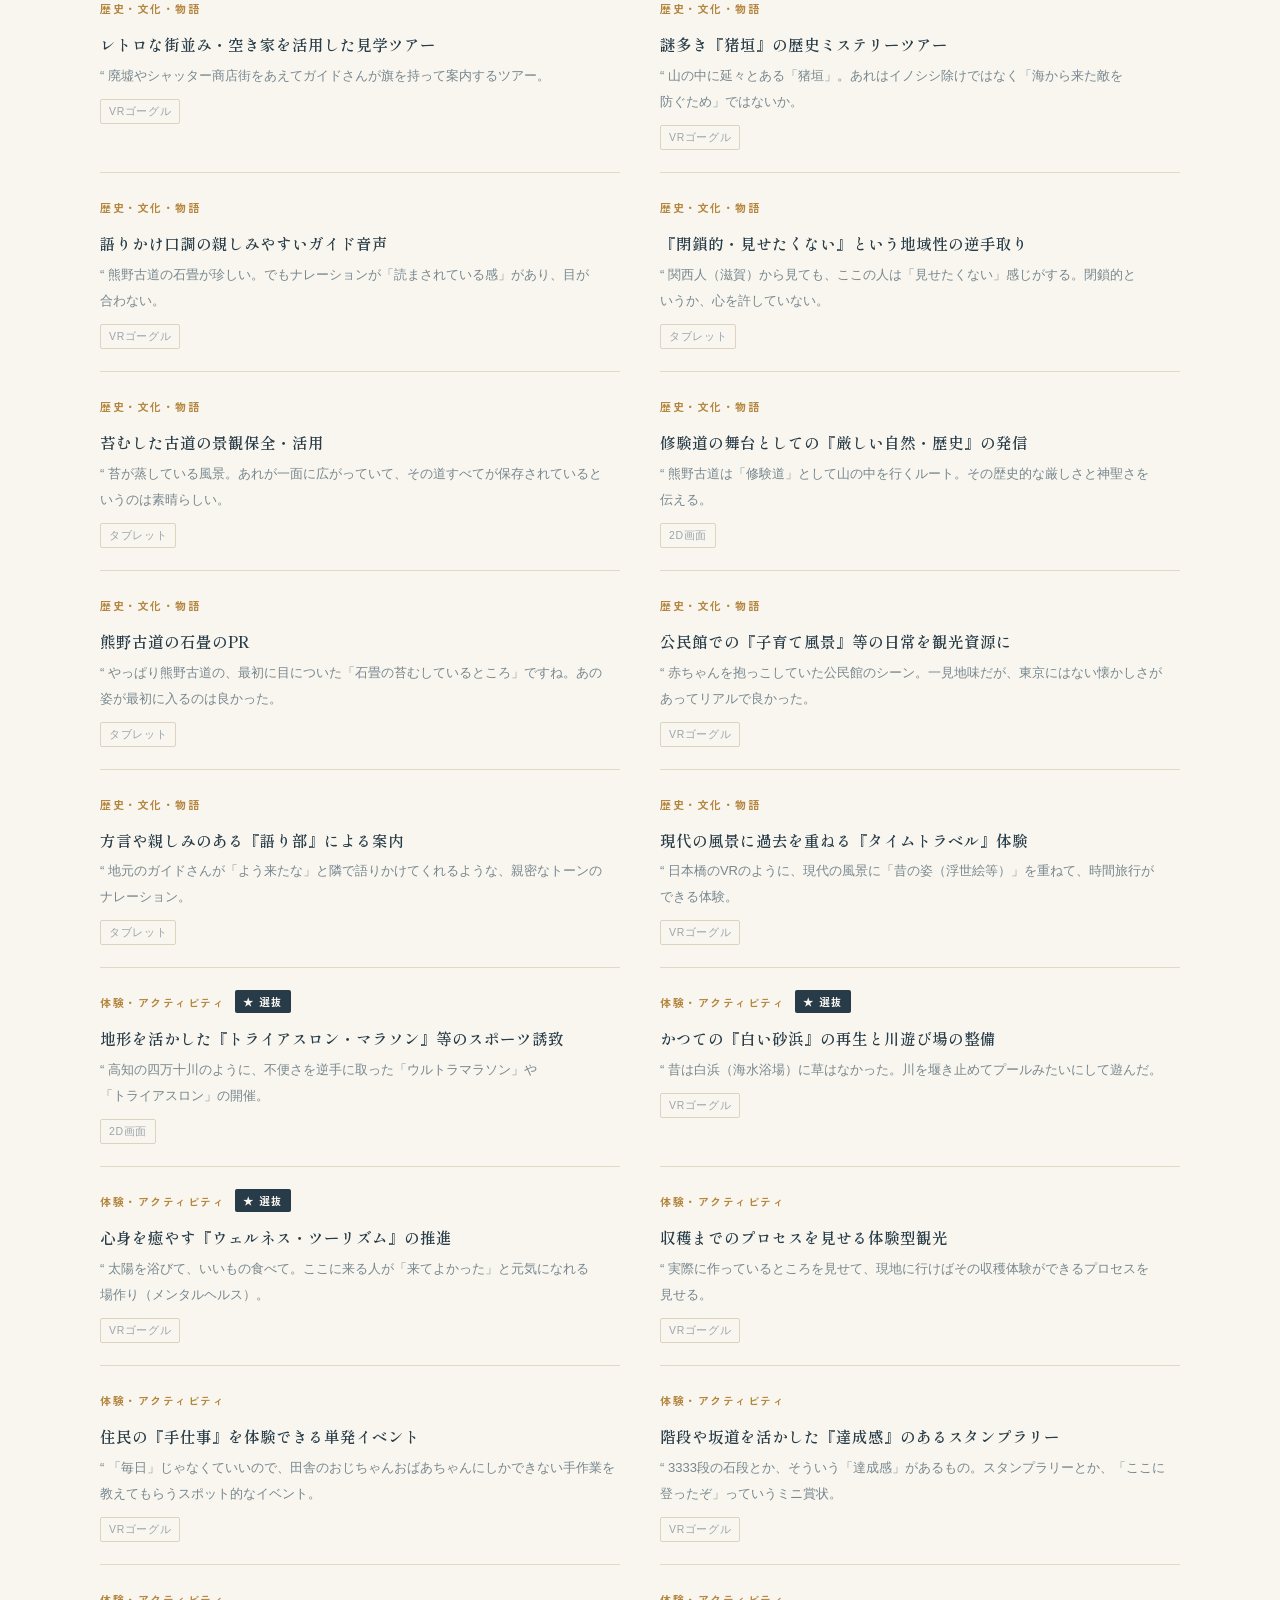
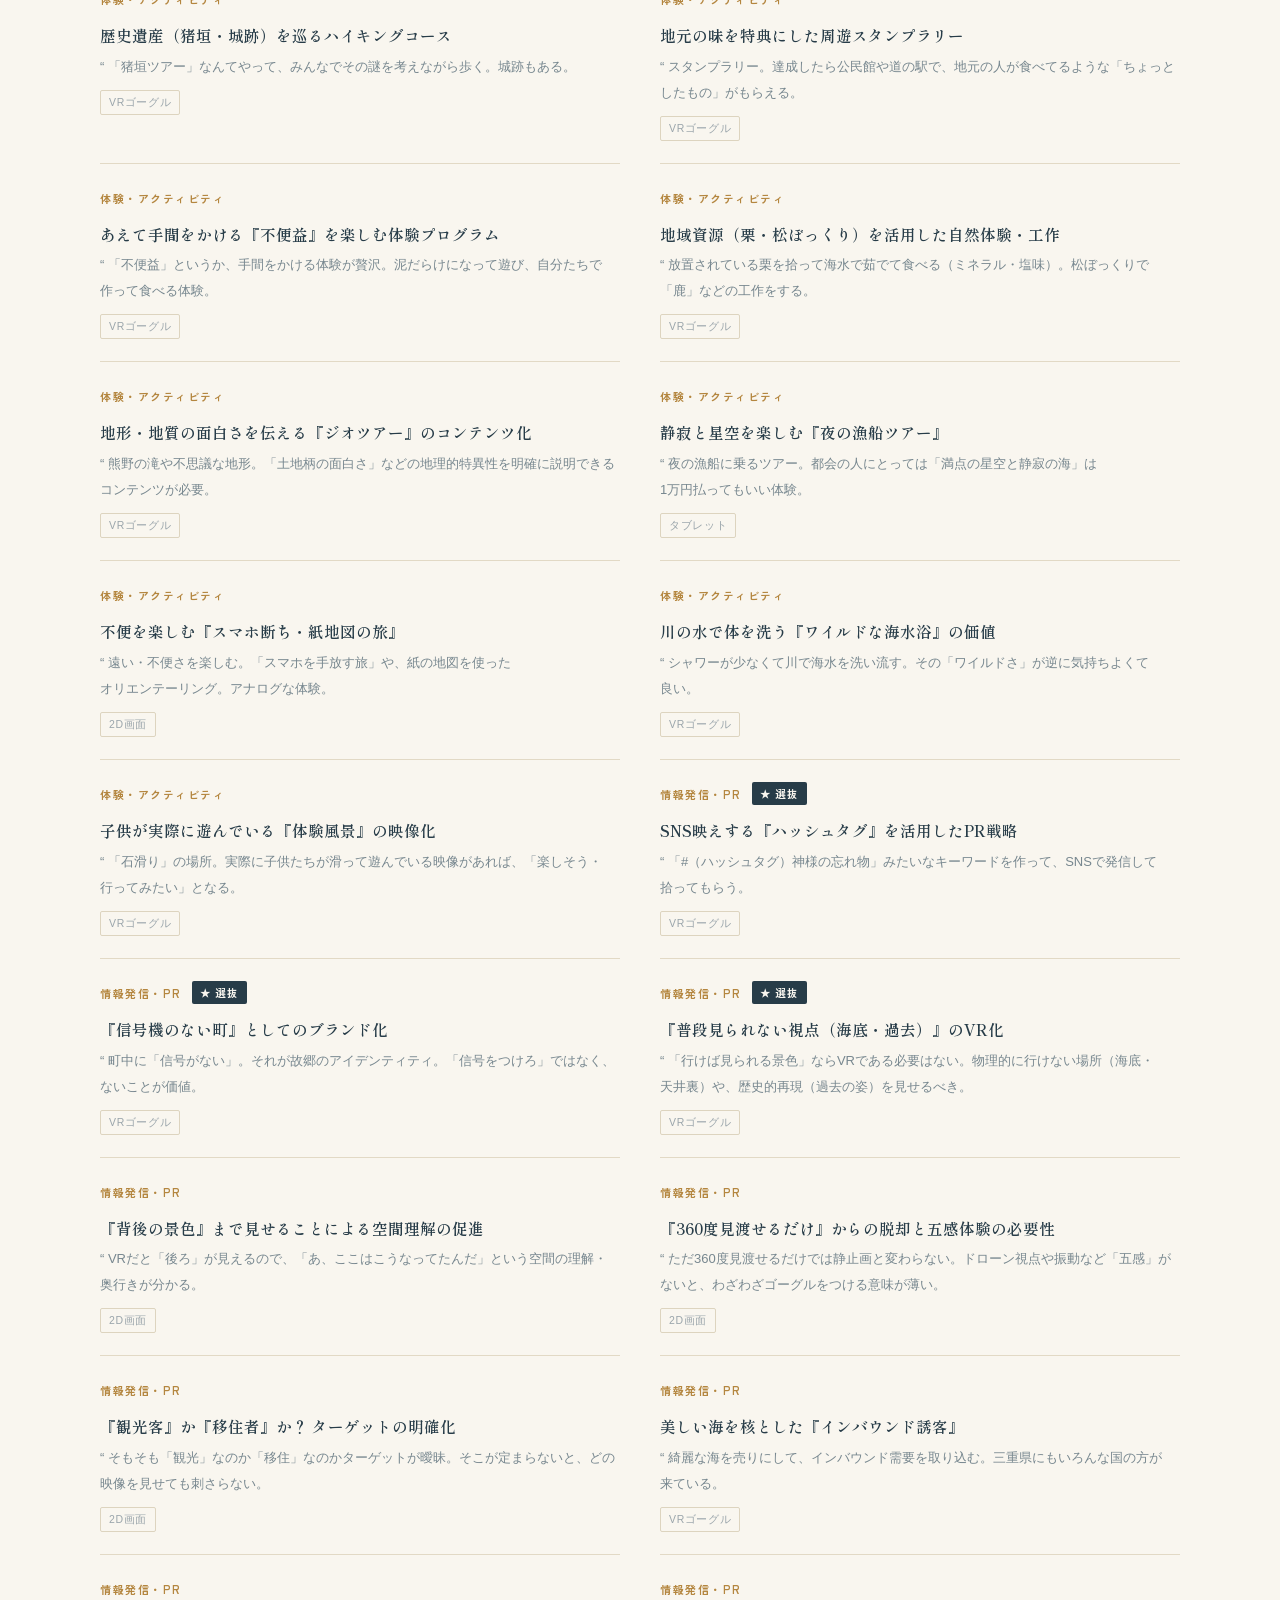
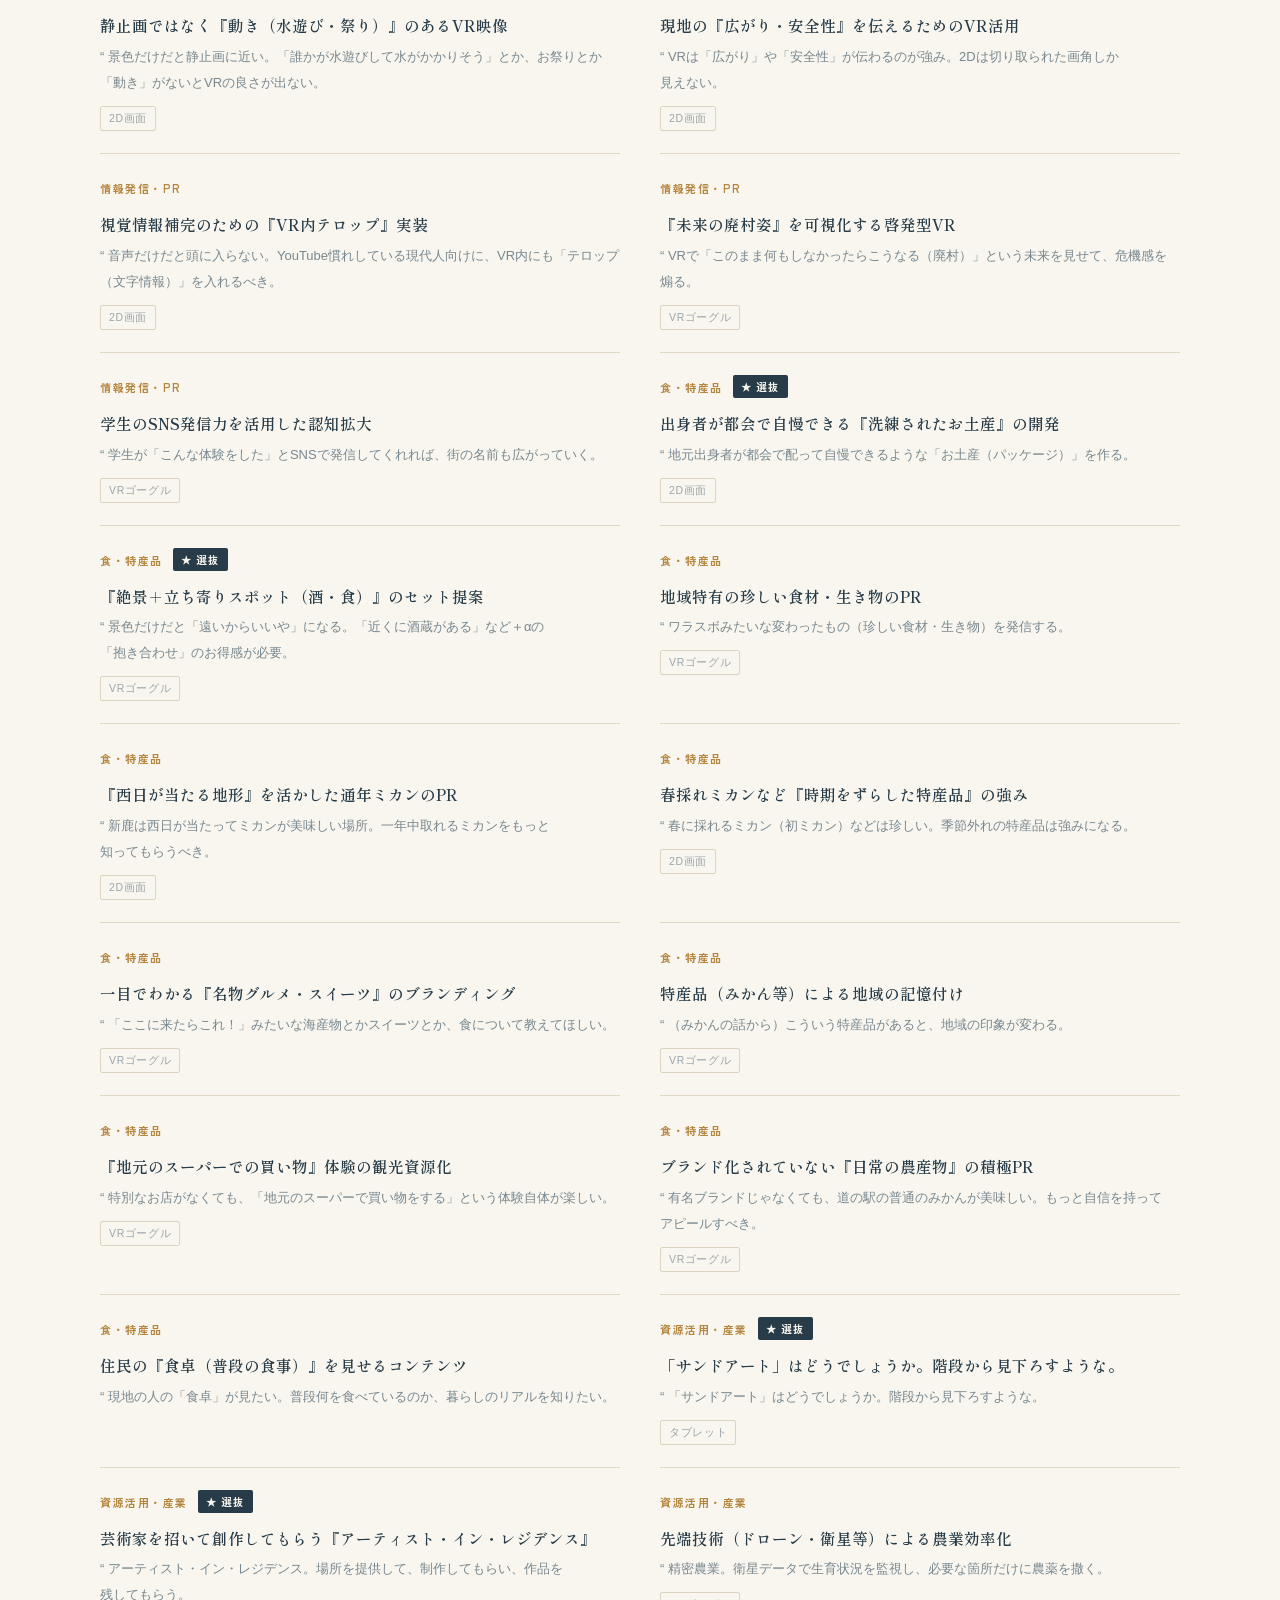
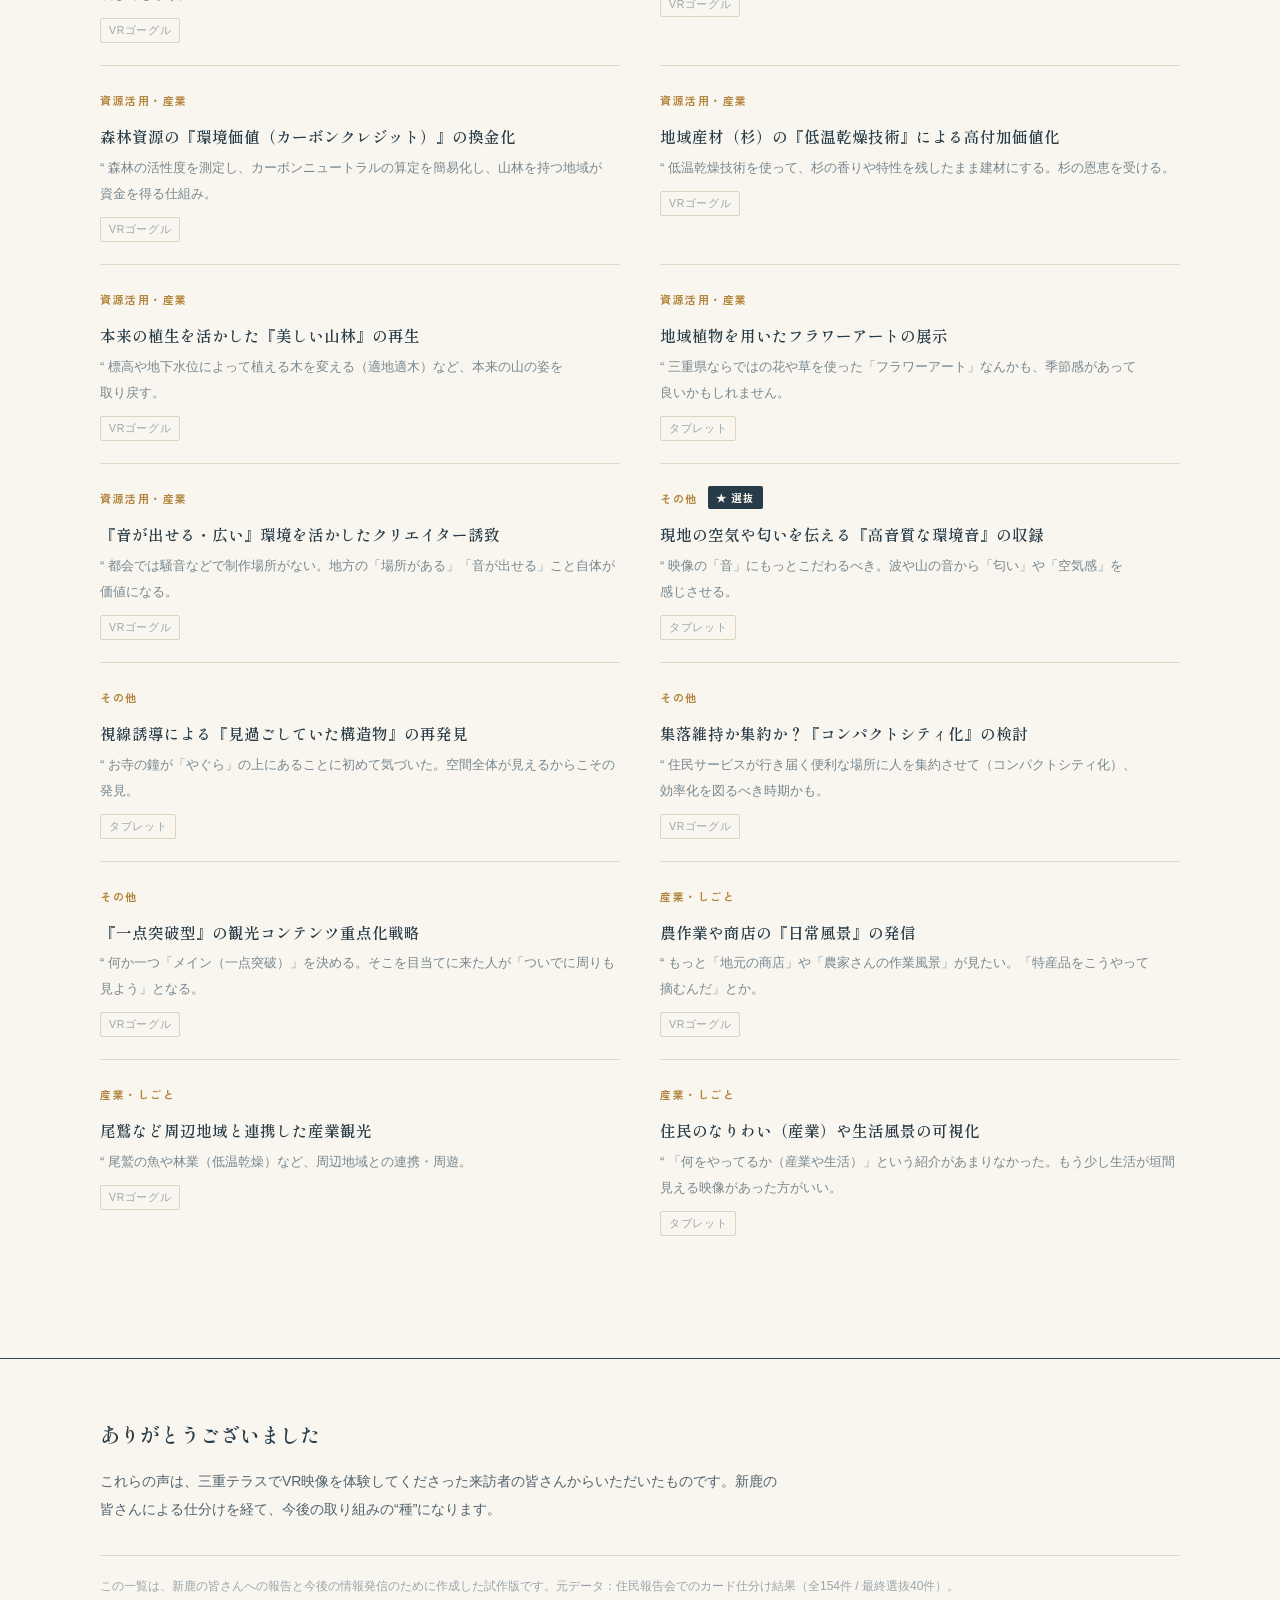
<file: atashika/ideas.html>
<!DOCTYPE html>
<html lang="ja">
<head>
<meta charset="UTF-8">
<meta name="viewport" content="width=device-width, initial-scale=1.0">
<meta name="robots" content="noindex">
<title>三重テラスで集まった154のアイデア（全件）｜新鹿 × 大学</title>
<link rel="icon" href="data:,">
<link rel="preconnect" href="https://fonts.googleapis.com">
<link rel="preconnect" href="https://fonts.gstatic.com" crossorigin="">
<link href="https://fonts.googleapis.com/css2?family=Shippori+Mincho:wght@500;600;700&family=Zen+Kaku+Gothic+New:wght@400;500;700&display=swap" rel="stylesheet">
<style>
:root{
  --cream:#f9f6ef; --sand:#f1ece0;
  --ink-h:#273c48; --ink:#3a444b; --ink-sub:#51626d;
  --muted:#77878f; --muted-l:#9aa5ab;
  --blue:#55707e; --gold:#b4863f; --num:#c9b891;
  --line-dark:#3a444b; --line:#e2d9c5; --line2:#e6ddc9;
  --serif:'Shippori Mincho',serif;
  --sans:'Zen Kaku Gothic New',"Hiragino Sans",sans-serif;
  --maxw:1080px;
}
*{box-sizing:border-box}
html{scroll-behavior:smooth}
body{margin:0;font-family:var(--sans);color:var(--ink);background:var(--cream);line-height:2;-webkit-font-smoothing:antialiased;word-break:auto-phrase;line-break:strict}
img{max-width:100%;display:block}
a{color:var(--blue)}
.inner{max-width:var(--maxw);margin:0 auto}

/* header */
header.bar{position:sticky;top:0;z-index:50;background:rgba(249,246,239,.9);backdrop-filter:blur(10px);border-bottom:1px solid var(--line2)}
header.bar .inner{display:flex;align-items:center;justify-content:space-between;height:62px;padding:0 40px;max-width:1160px}
header.bar .logo{font-family:var(--serif);font-weight:600;font-size:15px;letter-spacing:.08em;color:var(--ink-h)}
header.bar .logo .sub{font-size:12.5px;color:var(--muted)}
.backlink{color:var(--blue);text-decoration:none;font-size:13px;letter-spacing:.06em;white-space:nowrap}
.backlink:hover{opacity:.7}

/* page head */
.pagehead{padding:72px 40px 100px}
.sechead{display:grid;grid-template-columns:220px 1fr;gap:40px;align-items:start;border-top:1px solid var(--line-dark);padding-top:28px}
.chnum{font-family:var(--serif);font-size:44px;color:var(--num);line-height:1}
.chlabel{margin:10px 0 0;font-size:12px;letter-spacing:.22em;color:var(--muted);font-weight:700}
h2.sec{font-family:var(--serif);font-weight:600;font-size:clamp(26px,3.4vw,38px);line-height:1.55;margin:0 0 22px;color:var(--ink-h)}
.lead{font-size:15.5px;max-width:680px;margin:0}
.lead strong{color:var(--blue)}

/* filters */
.filters{display:flex;flex-wrap:wrap;gap:8px;margin:44px 0 0}
.filters button{font-family:inherit;border:1px solid #cdc4ae;background:transparent;color:var(--ink-sub);border-radius:2px;padding:8px 16px;font-size:13px;cursor:pointer;font-weight:600;letter-spacing:.04em}
.filters button.active{background:var(--ink-h);color:#fff;border-color:var(--ink-h)}
.filters .seltoggle{border-color:var(--gold);color:#8a6a2c}
.filters .seltoggle.on{background:var(--gold);color:#fff;border-color:var(--gold)}
.countline{font-size:13px;color:var(--muted);margin:14px 0 0}

/* idea rows */
.ideas{display:grid;grid-template-columns:repeat(2,1fr);gap:0 40px;margin-top:14px}
.idea{border-top:1px solid var(--line);padding:18px 0 20px}
.idea .tag{font-size:11px;color:var(--gold);letter-spacing:.14em;font-weight:700}
.selbadge{display:inline-block;font-size:10.5px;font-weight:700;color:var(--cream);background:var(--ink-h);border-radius:2px;padding:1px 8px;letter-spacing:.08em;margin-left:10px;vertical-align:1px}
.idea h4{margin:8px 0 6px;font-size:15.5px;color:var(--ink-h);line-height:1.6;font-family:var(--serif);font-weight:600}
.idea .q{font-size:13px;color:var(--muted)}
.idea .q::before{content:"“ "}
.idea .dev{display:inline-block;font-size:10.5px;color:var(--muted-l);border:1px solid #ddd4bf;border-radius:2px;padding:1px 8px;margin-top:10px;letter-spacing:.06em}

/* footer */
footer{border-top:1px solid var(--line-dark);padding:56px 40px 72px}
footer h3{color:var(--ink-h);font-size:20px;margin:0 0 12px;font-family:var(--serif);font-weight:600}
footer p{font-size:14px;max-width:720px;margin:0;color:var(--ink-sub)}
footer .fine{margin-top:32px;font-size:12px;color:var(--muted-l);border-top:1px solid var(--line);padding-top:18px;max-width:none}

/* responsive */
@media(max-width:860px){
  .sechead{grid-template-columns:1fr;gap:14px}
  .chlabel br{display:none}
  h2.sec br{display:none}
}
@media(max-width:680px){
  header.bar .inner{padding:0 22px}
  header.bar .logo .sub{display:none}
  .pagehead{padding:48px 22px 80px}
  footer{padding-left:22px;padding-right:22px}
  .ideas{grid-template-columns:1fr}
}
</style>
</head>
<body>

<header class="bar">
  <div class="inner">
    <span class="logo">新鹿 × 大学　<span class="sub">三重テラスで集まった声</span></span>
    <a class="backlink" href="index.html">← 報告ページにもどる</a>
  </div>
</header>

<section class="pagehead">
  <div class="inner">
    <div class="sechead">
      <div>
        <span class="chnum">全</span>
        <p class="chlabel">三重テラスで<br>集まった声・全件</p>
      </div>
      <div>
        <h2 class="sec">154の“宝の山”——<br>集まったアイデアの全部</h2>
        <p class="lead">三重テラスの来訪者からいただいた、<strong>154件すべて</strong>のアイデアです。新鹿に持ち帰り、住民の皆さんが「意外か → 役に立つか → 実現できそうか」の3段階で仕分けて、最終的に<strong>40件</strong>（★印）が選ばれました。ここでは選ばれなかったものも含めて、いただいた声をそのまま並べています。</p>
      </div>
    </div>
    <div class="filters" id="filters">
      <button class="active" data-f="all">すべて（154）</button>
      <button data-f="受入環境・インフラ">受入環境・インフラ（32）</button>
      <button data-f="交流・関係人口">交流・関係人口（26）</button>
      <button data-f="観光資源・景観">観光資源・景観（26）</button>
      <button data-f="歴史・文化・物語">歴史・文化・物語（18）</button>
      <button data-f="体験・アクティビティ">体験・アクティビティ（15）</button>
      <button data-f="情報発信・PR">情報発信・PR（12）</button>
      <button data-f="食・特産品">食・特産品（10）</button>
      <button data-f="資源活用・産業">資源活用・産業（8）</button>
      <button data-f="その他">その他（4）</button>
      <button data-f="産業・しごと">産業・しごと（3）</button>
      <button class="seltoggle" id="seltoggle">★ 選抜のみ</button>
    </div>
    <p class="countline" id="countline"></p>
    <div class="ideas" id="ideas-grid">
      <div class="idea sel" data-cat="受入環境・インフラ" data-sel="1"><span class="tag">受入環境・インフラ</span><span class="selbadge">★ 選抜</span><h4>観光客の足を確保する『定額・ワンコインタクシー』</h4><div class="q">交通が不便。流しのタクシーもない。「ワンコインタクシー」など、観光客の足回りを確保すべき。</div><span class="dev">2D画面</span></div>
      <div class="idea sel" data-cat="受入環境・インフラ" data-sel="1"><span class="tag">受入環境・インフラ</span><span class="selbadge">★ 選抜</span><h4>若者滞在の最低条件としての『Wi-Fi環境』整備</h4><div class="q">5時間かかる秘境。若者を呼ぶならWi-Fi環境がないと厳しい。</div><span class="dev">タブレット</span></div>
      <div class="idea sel" data-cat="受入環境・インフラ" data-sel="1"><span class="tag">受入環境・インフラ</span><span class="selbadge">★ 選抜</span><h4>海と山を繋ぐ『眺望ルート』の整備</h4><div class="q">山側から海岸線を見下ろすような視点。実際にその見下ろせる場所を歩く体験。</div><span class="dev">VRゴーグル</span></div>
      <div class="idea sel" data-cat="受入環境・インフラ" data-sel="1"><span class="tag">受入環境・インフラ</span><span class="selbadge">★ 選抜</span><h4>点在するスポットを繋ぐ『モデルコース』の作成</h4><div class="q">「お寺」「海岸線」「滝」といったポイントをうまくルーティング（Aルート、Bルート）する。</div><span class="dev">VRゴーグル</span></div>
      <div class="idea sel" data-cat="受入環境・インフラ" data-sel="1"><span class="tag">受入環境・インフラ</span><span class="selbadge">★ 選抜</span><h4>若者向けの長期滞在型シェアハウス（キッチン付）</h4><div class="q">ログハウスみたいなものを整備して、キッチン付きのシェアハウスにして、若者が「長期滞在」できるような仕組みを作る。</div><span class="dev">タブレット</span></div>
      <div class="idea sel" data-cat="受入環境・インフラ" data-sel="1"><span class="tag">受入環境・インフラ</span><span class="selbadge">★ 選抜</span><h4>教育旅行（修学旅行）を受け入れる『体験民泊』の導入</h4><div class="q">体験民泊。大紀町では200軒が登録し、台湾や松原市の中学生（教育旅行）を受け入れている。</div><span class="dev">VRゴーグル</span></div>
      <div class="idea sel" data-cat="受入環境・インフラ" data-sel="1"><span class="tag">受入環境・インフラ</span><span class="selbadge">★ 選抜</span><h4>飲食店・宿泊場所など『旅の基本情報』の可視化</h4><div class="q">「こういうものが食べられて、こういうところに泊まれるんだよ」という衣食住のアピール（基本情報の整備）。</div><span class="dev">VRゴーグル</span></div>
      <div class="idea sel" data-cat="受入環境・インフラ" data-sel="1"><span class="tag">受入環境・インフラ</span><span class="selbadge">★ 選抜</span><h4>美しい浜辺の『防災・避難経路』の明確化と安全アピール</h4><div class="q">浜辺。川に繋がっていて素敵だが、防災面（地震・津波）ですぐ逃げられるかが気になる。</div><span class="dev">VRゴーグル</span></div>
      <div class="idea sel" data-cat="受入環境・インフラ" data-sel="1"><span class="tag">受入環境・インフラ</span><span class="selbadge">★ 選抜</span><h4>滝の周辺への『滞在施設（茶屋など）』の整備</h4><div class="q">滝。東京では見られない貴重な資源だが、周囲に何もない。</div><span class="dev">VRゴーグル</span></div>
      <div class="idea sel" data-cat="受入環境・インフラ" data-sel="1"><span class="tag">受入環境・インフラ</span><span class="selbadge">★ 選抜</span><h4>レトロ自販機や無人販売所による『立ち寄り拠点』作り</h4><div class="q">「道の駅」のような拠点がない。レトロ自販機や無人販売所だけでもいいので、立ち寄る理由が欲しい。</div><span class="dev">VRゴーグル</span></div>
      <div class="idea" data-cat="受入環境・インフラ" data-sel="0"><span class="tag">受入環境・インフラ</span><h4>公民館内部など『屋内』の様子の公開</h4><div class="q">公民館のシーン。中が見えなかったので、広さや雰囲気が分かりづらかった。</div><span class="dev">VRゴーグル</span></div>
      <div class="idea" data-cat="受入環境・インフラ" data-sel="0"><span class="tag">受入環境・インフラ</span><h4>住民の思い出や愛着を記した『手書きマップ』の作成</h4><div class="q">「エモい」手書きマップ。地元の人が「ここが気持ちいい」と書いたものを翻訳して配る（大須商店街の事例）。</div><span class="dev">タブレット</span></div>
      <div class="idea" data-cat="受入環境・インフラ" data-sel="0"><span class="tag">受入環境・インフラ</span><h4>通過点にさせないための『宿泊キャパシティ』の確保</h4><div class="q">宿泊施設がないから勝浦に逃げられる。そこそこの規模の宿か、民宿の充実が必要。</div><span class="dev">2D画面</span></div>
      <div class="idea" data-cat="受入環境・インフラ" data-sel="0"><span class="tag">受入環境・インフラ</span><h4>技術を活用した高齢者の『見守りシステム』</h4><div class="q">高精細な画像で「畑に人が出ているか」を確認して、高齢者の見守りに活用。</div><span class="dev">VRゴーグル</span></div>
      <div class="idea" data-cat="受入環境・インフラ" data-sel="0"><span class="tag">受入環境・インフラ</span><h4>既存のアナログ地図の『デジタル化・Web公開』</h4><div class="q">手書きマップがあるなら、新しく作らずともWebにアップするだけでいい。</div><span class="dev">タブレット</span></div>
      <div class="idea" data-cat="受入環境・インフラ" data-sel="0"><span class="tag">受入環境・インフラ</span><h4>『現地での過ごし方（衣食住）』が想像できる情報の提示</h4><div class="q">景色だけなら他の田舎と同じ。「滞在時のイメージ（着替え・食事）」が湧かないと選ばれない。</div><span class="dev">2D画面</span></div>
      <div class="idea" data-cat="受入環境・インフラ" data-sel="0"><span class="tag">受入環境・インフラ</span><h4>獣害（熊）対策とセットにした『安全なトレッキング』</h4><div class="q">熊野の山は神秘的だが、「熊」が怖くて入れない。安全管理が必要。</div><span class="dev">2D画面</span></div>
      <div class="idea" data-cat="受入環境・インフラ" data-sel="0"><span class="tag">受入環境・インフラ</span><h4>子供が安全に遊べる海としてのPR</h4><div class="q">新鹿海水浴場。波も穏やかだし、最近は子供の遊び場が「危ない」と言われる中で、あそこなら非常に安全に遊べる。</div><span class="dev">タブレット</span></div>
      <div class="idea" data-cat="受入環境・インフラ" data-sel="0"><span class="tag">受入環境・インフラ</span><h4>宿泊施設の整備不足への対応</h4><div class="q">宿。日帰りはキツイ。じゃあ泊まろうかとなった時に、受け皿があるのかどうか。</div><span class="dev">タブレット</span></div>
      <div class="idea" data-cat="受入環境・インフラ" data-sel="0"><span class="tag">受入環境・インフラ</span><h4>移住希望者に向けた『生活情報（スーパー・学校）』の発信</h4><div class="q">もし家族連れに「移住・定住」を促したいのだとしたら、ちょっと情報不足（スーパー、学校、交通）。</div><span class="dev">タブレット</span></div>
      <div class="idea" data-cat="受入環境・インフラ" data-sel="0"><span class="tag">受入環境・インフラ</span><h4>通学風景や見守り活動など『地域の温かさ』の発信</h4><div class="q">子供たちが学校に通学している姿とか。例えば、横断歩道で町内の人が見守りをしている様子とか。</div><span class="dev">タブレット</span></div>
      <div class="idea" data-cat="受入環境・インフラ" data-sel="0"><span class="tag">受入環境・インフラ</span><h4>駅周辺など、町の中心部の様子の発信</h4><div class="q">駅だったりとか、町がどういう所かというのが、今の映像では映らなかった。</div><span class="dev">タブレット</span></div>
      <div class="idea" data-cat="受入環境・インフラ" data-sel="0"><span class="tag">受入環境・インフラ</span><h4>不便や静寂を楽しむ『何もしない贅沢』の提供</h4><div class="q">ホテルではないので都会のようなサービスはない。「何もない」ことを楽しんでもらう民泊。</div><span class="dev">VRゴーグル</span></div>
      <div class="idea" data-cat="受入環境・インフラ" data-sel="0"><span class="tag">受入環境・インフラ</span><h4>VR技術を用いた『水害シミュレーション』と防災教育</h4><div class="q">防災。もし堤防が切れたらどうなるか、VRでシミュレーションして見せる（危機意識の醸成）。</div><span class="dev">VRゴーグル</span></div>
      <div class="idea" data-cat="受入環境・インフラ" data-sel="0"><span class="tag">受入環境・インフラ</span><h4>近隣地域との『広域観光連携』による予算効率化</h4><div class="q">隣同士の観光協会が仲が悪かったりする。独自に予算を使うより、広域で連携すべき。</div><span class="dev">VRゴーグル</span></div>
      <div class="idea" data-cat="受入環境・インフラ" data-sel="0"><span class="tag">受入環境・インフラ</span><h4>来訪者向けの商業・ショッピング施設の整備</h4><div class="q">自然がすごく良いので、そこに人が来るための施設（ショッピングなど）があるといい。</div></div>
      <div class="idea" data-cat="受入環境・インフラ" data-sel="0"><span class="tag">受入環境・インフラ</span><h4>自然景観と調和する『低層・平屋』の宿泊施設</h4><div class="q">ホテルを作るなら高層ビルじゃなくて、自然に溶け込むような平屋の建物。</div><span class="dev">VRゴーグル</span></div>
      <div class="idea" data-cat="受入環境・インフラ" data-sel="0"><span class="tag">受入環境・インフラ</span><h4>誘い文句になる『分かりやすいランドマーク』の整備</h4><div class="q">女性を誘う時の「明確なランドマーク（目印）」がない。日常風景すぎるので、フックになるものが欲しい。</div><span class="dev">VRゴーグル</span></div>
      <div class="idea" data-cat="受入環境・インフラ" data-sel="0"><span class="tag">受入環境・インフラ</span><h4>空港や伊勢・奈良を結ぶ『広域周遊ルート』の可視化</h4><div class="q">行きと帰りで違う景色を見たい。空港から入って伊勢へ抜けるなど、広域の「周遊ルート」の提示。</div><span class="dev">VRゴーグル</span></div>
      <div class="idea" data-cat="受入環境・インフラ" data-sel="0"><span class="tag">受入環境・インフラ</span><h4>Googleマップへの『店舗・飲食店情報』の登録徹底</h4><div class="q">Googleマップで調べてもご飯屋が出てこない。これでは遊びに行く候補に入らない。</div></div>
      <div class="idea" data-cat="受入環境・インフラ" data-sel="0"><span class="tag">受入環境・インフラ</span><h4>映像内で巡り方がわかる『モデルコース』の可視化</h4><div class="q">バスツアーのように、「ここを巡るコース」が提案されているといいですね。「今見た映像の場所を、こういうルートで回れますよ」というのが映像の一部に組み込まれていたら分かりやすいです。</div><span class="dev">VRゴーグル</span></div>
      <div class="idea" data-cat="受入環境・インフラ" data-sel="0"><span class="tag">受入環境・インフラ</span><h4>子供も安心な『穏やかな水辺』としての安全性PR</h4><div class="q">穏やかな水辺なので「安心して遊べたりする場所だよ」という安全性をアピールしてほしい。</div></div>
      <div class="idea sel" data-cat="交流・関係人口" data-sel="1"><span class="tag">交流・関係人口</span><span class="selbadge">★ 選抜</span><h4>若者に『第2の故郷』と感じてもらう長期的な関係人口作り</h4><div class="q">都会の学生に「第2の故郷」と感じてもらう。将来家族と戻ってくるような関係作り。</div><span class="dev">2D画面</span></div>
      <div class="idea sel" data-cat="交流・関係人口" data-sel="1"><span class="tag">交流・関係人口</span><span class="selbadge">★ 選抜</span><h4>『世界的ブランド校』誘致による教育移住の促進</h4><div class="q">日本人はブランドに弱い。「オックスフォード大学 熊野分校」のような世界的ブランド校を誘致する（岩手のハロウスクールの例）。</div><span class="dev">タブレット</span></div>
      <div class="idea sel" data-cat="交流・関係人口" data-sel="1"><span class="tag">交流・関係人口</span><span class="selbadge">★ 選抜</span><h4>大学生等の若い世代による滞在実験の実施</h4><div class="q">まずは学生さんたち、あなたたちのような若い世代が実験台になって、少しずつ規模を大きくしていけばいい。</div><span class="dev">タブレット</span></div>
      <div class="idea sel" data-cat="交流・関係人口" data-sel="1"><span class="tag">交流・関係人口</span><span class="selbadge">★ 選抜</span><h4>仕事を持ち込める『中期滞在・コワーキング』拠点の整備</h4><div class="q">完全な移住ではなく、ここを拠点に仕事をする「中期滞在（コワーキング）」の受け入れ。</div><span class="dev">VRゴーグル</span></div>
      <div class="idea sel" data-cat="交流・関係人口" data-sel="1"><span class="tag">交流・関係人口</span><span class="selbadge">★ 選抜</span><h4>若手・移住者が参入しやすい『開かれた経済圏』作り</h4><div class="q">クリエイターが「市の仕事」に関われるよう、特定企業の独占ではなく経済圏を開放してほしい。</div></div>
      <div class="idea sel" data-cat="交流・関係人口" data-sel="1"><span class="tag">交流・関係人口</span><span class="selbadge">★ 選抜</span><h4>田舎を知らない世代への『未知の体験』としてのアピール</h4><div class="q">祖父母も東京なので、田舎は「懐かしい」ではなく「新鮮・未知」。そういう若者には逆に刺さる。</div><span class="dev">VRゴーグル</span></div>
      <div class="idea sel" data-cat="交流・関係人口" data-sel="1"><span class="tag">交流・関係人口</span><span class="selbadge">★ 選抜</span><h4>『あの人に会いたい』と思わせる住民キャラクターの発信</h4><div class="q">動画の中にいる「その人に会いたい」と思わせるような、登場人物のキャラクター性。</div></div>
      <div class="idea sel" data-cat="交流・関係人口" data-sel="1"><span class="tag">交流・関係人口</span><span class="selbadge">★ 選抜</span><h4>『第二の故郷』を求める若者へのアプローチ</h4><div class="q">都会の学生は「帰れる田舎」を欲しがっている。ニーズはあるが、壁になるのは「仕事」。</div><span class="dev">VRゴーグル</span></div>
      <div class="idea" data-cat="交流・関係人口" data-sel="0"><span class="tag">交流・関係人口</span><h4>VR空間での『孤独感』の緩和と共有体験の工夫</h4><div class="q">VRだと公民館の周りが見えて、一人ぼっちの世界にいるような寂しさを少し感じた。</div><span class="dev">タブレット</span></div>
      <div class="idea" data-cat="交流・関係人口" data-sel="0"><span class="tag">交流・関係人口</span><h4>『量より質』を重視したハイブランドな定住戦略</h4><div class="q">京大ブランドでもまだ弱い。ここにしかない「世界に通じるブランド」を作って、変な人を入れずに人口を増やす。</div><span class="dev">タブレット</span></div>
      <div class="idea" data-cat="交流・関係人口" data-sel="0"><span class="tag">交流・関係人口</span><h4>住民の『本気度』と活性化方針の合意形成</h4><div class="q">そもそも、地域の人は「盛り上げたい」という気持ちはあるんですか？（外部の押し付けではないか？）</div><span class="dev">VRゴーグル</span></div>
      <div class="idea" data-cat="交流・関係人口" data-sel="0"><span class="tag">交流・関係人口</span><h4>公民館などの『人の気配』が伝わる場所</h4><div class="q">阿田和（新鹿）公民館。入り口でたむろって笑ってる音とか、そういうのが見たい。</div><span class="dev">タブレット</span></div>
      <div class="idea" data-cat="交流・関係人口" data-sel="0"><span class="tag">交流・関係人口</span><h4>文化体験を求める『成熟したインバウンド層』の誘致</h4><div class="q">買い物だけの短期インバウンドではなく、文化や食を楽しんでくれる成熟した観光客、長期滞在者を呼ぶ。</div><span class="dev">VRゴーグル</span></div>
      <div class="idea" data-cat="交流・関係人口" data-sel="0"><span class="tag">交流・関係人口</span><h4>学生・若者をターゲットにした『デジタルデトックス』滞在</h4><div class="q">デジタルデトックス。スマホから離れて、3日や1週間、田舎で生活してみる。ターゲットは学生。</div><span class="dev">VRゴーグル</span></div>
      <div class="idea" data-cat="交流・関係人口" data-sel="0"><span class="tag">交流・関係人口</span><h4>人手不足を補う『援農・お祭り支援』ボランティア</h4><div class="q">農作物の収穫ボランティアやお祭りの手伝いなど、普段と違う空間で体を動かす体験。</div><span class="dev">VRゴーグル</span></div>
      <div class="idea" data-cat="交流・関係人口" data-sel="0"><span class="tag">交流・関係人口</span><h4>『観光資源』に頼らない『人』で呼ぶ戦略への転換</h4><div class="q">観光地としての魅力だけだと弱い。「そこにしかない強烈に珍しいもの」か「人」の引きが必要。</div><span class="dev">VRゴーグル</span></div>
      <div class="idea" data-cat="交流・関係人口" data-sel="0"><span class="tag">交流・関係人口</span><h4>VRとオンライン会話を組み合わせた『関係人口』創出</h4><div class="q">VR体験時に地元住民とオンラインで会話する。「今度行きます」という約束（関係性）を作る。</div><span class="dev">VRゴーグル</span></div>
      <div class="idea" data-cat="交流・関係人口" data-sel="0"><span class="tag">交流・関係人口</span><h4>伊勢神宮参拝客を『知人訪問』として呼び込む動線</h4><div class="q">伊勢神宮（式年遷宮）に来た人を、「知り合いがいるから」という理由で呼び込む動線作り。</div><span class="dev">VRゴーグル</span></div>
      <div class="idea" data-cat="交流・関係人口" data-sel="0"><span class="tag">交流・関係人口</span><h4>公民館を活用した有料の『地元交流サロン』</h4><div class="q">「24時間公民館開放」みたいなイベント。参加費5000円くらい払って、地元の人が飲んでいるところに外部の人が混ざる。</div><span class="dev">タブレット</span></div>
      <div class="idea" data-cat="交流・関係人口" data-sel="0"><span class="tag">交流・関係人口</span><h4>来訪者と住民の会話を生む仕掛け（イベント時）</h4><div class="q">マラソン大会のゼッケンに「東京都◯◯区」と入れて、会話のきっかけを作る。</div><span class="dev">タブレット</span></div>
      <div class="idea" data-cat="交流・関係人口" data-sel="0"><span class="tag">交流・関係人口</span><h4>テレワーク等の『新しい働き方』への地域理解の醸成</h4><div class="q">若者がカフェでPCを開いていても「遊んでいる」と思われない、新しい働き方への理解が必要。</div></div>
      <div class="idea" data-cat="交流・関係人口" data-sel="0"><span class="tag">交流・関係人口</span><h4>行政主導からの脱却と『民間チャレンジャー』の支援</h4><div class="q">行政や第三セクターが全部やろうとせず、民間の移住者や事業者が育つ土壌を作るべき（隣の尾鷲市のように）。</div></div>
      <div class="idea" data-cat="交流・関係人口" data-sel="0"><span class="tag">交流・関係人口</span><h4>若者が『個』として関われる場の設計</h4><div class="q">結局、僕のような若者が「個」として参加しても、何も考えていない（無力）という現実がある。</div></div>
      <div class="idea" data-cat="交流・関係人口" data-sel="0"><span class="tag">交流・関係人口</span><h4>『自分事』として捉えられる共感ポイントの提示</h4><div class="q">映像を見て「自分の関わり」が感じられた。共感できる部分（自分事化）がないと話に入れない。</div></div>
      <div class="idea" data-cat="交流・関係人口" data-sel="0"><span class="tag">交流・関係人口</span><h4>若者が不在であることを前提とした計画作り</h4><div class="q">やっぱり若者はいない。どこの地方もそうだが、その中でどうやっていくか（シビアな現実認識）。</div><span class="dev">VRゴーグル</span></div>
      <div class="idea" data-cat="交流・関係人口" data-sel="0"><span class="tag">交流・関係人口</span><h4>地域全体で子供を見守る『温かい空気感』の可視化</h4><div class="q">おじいさんが他人の子供を見守っている空気感。「地域全体で子育てしている」温かさが一番のインパクト。</div><span class="dev">VRゴーグル</span></div>
      <div class="idea sel" data-cat="観光資源・景観" data-sel="1"><span class="tag">観光資源・景観</span><span class="selbadge">★ 選抜</span><h4>『日本一美しい砂浜』としての景観ブランド化</h4><div class="q">阿須賀といえば「日本一美しい砂浜」。高速道路も通っているし、JRから見える海が本当に綺麗。</div><span class="dev">VRゴーグル</span></div>
      <div class="idea sel" data-cat="観光資源・景観" data-sel="1"><span class="tag">観光資源・景観</span><span class="selbadge">★ 選抜</span><h4>他地域にはない『海』の美しさの活用</h4><div class="q">「海」のところですね。あそこは本当に他にはない美しさじゃないかなと。</div><span class="dev">タブレット</span></div>
      <div class="idea sel" data-cat="観光資源・景観" data-sel="1"><span class="tag">観光資源・景観</span><span class="selbadge">★ 選抜</span><h4>森林浴ができる『癒やしの森』としてのPR</h4><div class="q">木がたくさんある場所……そこがすごくて。森林浴ができそうで良さそう。</div></div>
      <div class="idea sel" data-cat="観光資源・景観" data-sel="1"><span class="tag">観光資源・景観</span><span class="selbadge">★ 選抜</span><h4>『どこにでもある風景』との差別化・特徴の強調</h4><div class="q">最初見た時、山梨かと思った。どこにでもある地方の風景に見えてしまう可能性がある。</div><span class="dev">VRゴーグル</span></div>
      <div class="idea sel" data-cat="観光資源・景観" data-sel="1"><span class="tag">観光資源・景観</span><span class="selbadge">★ 選抜</span><h4>観光客増よりも『のどかさ維持』を優先する方針</h4><div class="q">「のどかな感じ」をそのまま生かしてほしい。観光客を呼ぶことが一番になると、良さが消える。</div><span class="dev">VRゴーグル</span></div>
      <div class="idea sel" data-cat="観光資源・景観" data-sel="1"><span class="tag">観光資源・景観</span><span class="selbadge">★ 選抜</span><h4>ドローン撮影等に適した『映像映えする自然』の再評価</h4><div class="q">夫がドローン撮影をしている。三重の人は自分たちの持っている「自然の良さ」に気づいていない（お茶・みかん等）。</div><span class="dev">VRゴーグル</span></div>
      <div class="idea" data-cat="観光資源・景観" data-sel="0"><span class="tag">観光資源・景観</span><h4>滝や水辺の『足元』のリアルな映像体験</h4><div class="q">「滝」の映像。下を見た時に水のせせらぎや、足元まで水が流れている感じがしてリアル感があった。</div><span class="dev">VRゴーグル</span></div>
      <div class="idea" data-cat="観光資源・景観" data-sel="0"><span class="tag">観光資源・景観</span><h4>人物を排した『景色没入型』コンテンツの検討</h4><div class="q">ナレーターの方が目の前にいて少し邪魔。景色を見たいのに人が視界に入ってしまう。</div><span class="dev">VRゴーグル</span></div>
      <div class="idea" data-cat="観光資源・景観" data-sel="0"><span class="tag">観光資源・景観</span><h4>『鬼ヶ城』などの岩場・奇岩の景観活用</h4><div class="q">鬼ヶ城の岩場。波で削れた迫力がすごかった。あの中を通っていくのは面白そう。</div><span class="dev">タブレット</span></div>
      <div class="idea" data-cat="観光資源・景観" data-sel="0"><span class="tag">観光資源・景観</span><h4>欧米豪などのインバウンドを狙った『秘境』ブランディング</h4><div class="q">日本人より、欧米の女性など外国人の方が「秘境」として好みそう。</div><span class="dev">タブレット</span></div>
      <div class="idea" data-cat="観光資源・景観" data-sel="0"><span class="tag">観光資源・景観</span><h4>『雨のカーテン』など特有の気象現象の観光資源化</h4><div class="q">夏は「雨のカーテン」が見える。沖の方から雨がバーっと降ってくるのが見える。</div><span class="dev">VRゴーグル</span></div>
      <div class="idea" data-cat="観光資源・景観" data-sel="0"><span class="tag">観光資源・景観</span><h4>インバウンド向けの『静寂・秘境』ブランディング</h4><div class="q">外国人は「秘境」が好き。京都・奈良にはない「静けさ」こそが価値になる。</div><span class="dev">2D画面</span></div>
      <div class="idea" data-cat="観光資源・景観" data-sel="0"><span class="tag">観光資源・景観</span><h4>隠されたものを売る『秘境ブランド』の確立</h4><div class="q">「卑怯（ひきょう）」ではなく「秘境」。阿蘇のように全部見せるのではなく、隠された良さを売る。</div><span class="dev">タブレット</span></div>
      <div class="idea" data-cat="観光資源・景観" data-sel="0"><span class="tag">観光資源・景観</span><h4>足がすくむほどの『高さ・急勾配』のリアル体験</h4><div class="q">滝や熊野古道の「高さ」と「怖さ」。平面では分からなかったが、VRだと足元が怖いくらいリアル。</div><span class="dev">タブレット</span></div>
      <div class="idea" data-cat="観光資源・景観" data-sel="0"><span class="tag">観光資源・景観</span><h4>独身者・二拠点居住者に向けた『癒やし』の強調</h4><div class="q">「2拠点生活の独身者向け」にするんだったら、今のやっぱり自然中心の、「癒やしを求めに来ませんか？」みたいな姿がいい。</div><span class="dev">タブレット</span></div>
      <div class="idea" data-cat="観光資源・景観" data-sel="0"><span class="tag">観光資源・景観</span><h4>滝や古道など『静かな自然』の魅力</h4><div class="q">苔の道（熊野古道）を歩くのが一番いいけど、あの滝も印象的かもしれない。</div><span class="dev">タブレット</span></div>
      <div class="idea" data-cat="観光資源・景観" data-sel="0"><span class="tag">観光資源・景観</span><h4>ワインディングロードを活かした『絶景ドライブルート』</h4><div class="q">国道42号や311号のワインディングは運転の練習になる。海を見ながらのんびりドライブ。</div><span class="dev">VRゴーグル</span></div>
      <div class="idea" data-cat="観光資源・景観" data-sel="0"><span class="tag">観光資源・景観</span><h4>『古き良き日本の原型』としてのありのままの保存</h4><div class="q">「古き良き日本の原型」。変にいじらないで、そのままのものを売りにする方がいい。</div><span class="dev">VRゴーグル</span></div>
      <div class="idea" data-cat="観光資源・景観" data-sel="0"><span class="tag">観光資源・景観</span><h4>石畳以外の風景の差別化・特徴づけの必要性</h4><div class="q">唯一「石畳」だけは特徴的でしたが、それ以外は他の農村との差別化が難しい（能登と同じ）。</div><span class="dev">タブレット</span></div>
      <div class="idea" data-cat="観光資源・景観" data-sel="0"><span class="tag">観光資源・景観</span><h4>自然音（環境音）を活かした癒やしの演出</h4><div class="q">ナレーションが棒読み。もっと川のせせらぎや波の音といった「自然の音」を強調したほうがいい。</div><span class="dev">タブレット</span></div>
      <div class="idea" data-cat="観光資源・景観" data-sel="0"><span class="tag">観光資源・景観</span><h4>『何もない』を『手つかずの自然がある』と捉える価値転換</h4><div class="q">「何もない」というのは、逆に言えば「（自然を）持っているものが多い」ということ。手つかずの場所は貴重。</div><span class="dev">2D画面</span></div>
      <div class="idea" data-cat="観光資源・景観" data-sel="0"><span class="tag">観光資源・景観</span><h4>岩肌の質感や人の表情など『ディテール』の魅力発信</h4><div class="q">滝の岩肌や壁の質感がすごい。おじいさんが優しそう。そういう「質感」や「人」に惹かれる。</div><span class="dev">2D画面</span></div>
      <div class="idea" data-cat="観光資源・景観" data-sel="0"><span class="tag">観光資源・景観</span><h4>一枚岩を流れる『幅広の滝』の近接体験</h4><div class="q">滝が一枚岩になっていて、壁のようだった。あんなに幅広で近くまで行ける滝は他にない。</div><span class="dev">VRゴーグル</span></div>
      <div class="idea" data-cat="観光資源・景観" data-sel="0"><span class="tag">観光資源・景観</span><h4>視点誘導が必要な『360度風景』の演出</h4><div class="q">水がある場所（川・海）が良い。ただ、最初は360度見られると気づかず前しか見ていなかった。</div><span class="dev">VRゴーグル</span></div>
      <div class="idea" data-cat="観光資源・景観" data-sel="0"><span class="tag">観光資源・景観</span><h4>整備しすぎない『手つかずの原風景』の維持</h4><div class="q">整備された観光地ではなく、「手つかずの自然（原風景）」を感じた。海と川が混ざる景色が魅力。</div></div>
      <div class="idea" data-cat="観光資源・景観" data-sel="0"><span class="tag">観光資源・景観</span><h4>坂道や路地の『高低差』を活かした景観アピール</h4><div class="q">「道」の高低差がリアルだった。そこを人が歩いている様子に興味が湧いた。</div></div>
      <div class="idea sel" data-cat="歴史・文化・物語" data-sel="1"><span class="tag">歴史・文化・物語</span><span class="selbadge">★ 選抜</span><h4>寺社仏閣の価値を伝える『歴史・由来の解説』の付加</h4><div class="q">寺社仏閣は映像だけだと「側（がわ）」しか伝わらない。テキスト等で歴史的背景の補足が必要。</div><span class="dev">タブレット</span></div>
      <div class="idea sel" data-cat="歴史・文化・物語" data-sel="1"><span class="tag">歴史・文化・物語</span><span class="selbadge">★ 選抜</span><h4>『昭和レトロ』をテーマにしたマップ作成</h4><div class="q">「昭和のまま時が止まってる」みたいなマップを作って、モデルコースとして紹介。</div><span class="dev">VRゴーグル</span></div>
      <div class="idea sel" data-cat="歴史・文化・物語" data-sel="1"><span class="tag">歴史・文化・物語</span><span class="selbadge">★ 選抜</span><h4>過去の映像や古老の語りを残す『デジタルアーカイブ』</h4><div class="q">「10年前、30年前の新鹿」の映像があれば価値がある。お年寄りの語りや記憶をアーカイブ化する。</div></div>
      <div class="idea sel" data-cat="歴史・文化・物語" data-sel="1"><span class="tag">歴史・文化・物語</span><span class="selbadge">★ 選抜</span><h4>古地図や旧街道を重ねて見る『歴史体験コンテンツ』</h4><div class="q">昔の地図や街道が好き。「昔はここが街道だった」という歴史のレイヤーが見えると面白い。</div></div>
      <div class="idea sel" data-cat="歴史・文化・物語" data-sel="1"><span class="tag">歴史・文化・物語</span><span class="selbadge">★ 選抜</span><h4>地元の方言が飛び交う『井戸端会議』のぞき見体験</h4><div class="q">一人のガイドではなく、「複数人が方言で会話している様子」を覗き見したい。意味が分からなくても雰囲気が楽しい。</div></div>
      <div class="idea" data-cat="歴史・文化・物語" data-sel="0"><span class="tag">歴史・文化・物語</span><h4>伊勢と熊野の『文化的境界線（国境）』を巡る物語</h4><div class="q">逢神坂（おおかみざか）。伊勢と熊野の神様が出会う場所であり、文化（サンマ寿司の開き方）の境界線。</div><span class="dev">2D画面</span></div>
      <div class="idea" data-cat="歴史・文化・物語" data-sel="0"><span class="tag">歴史・文化・物語</span><h4>地名や風土記に基づく『歴史・由来』の深掘り発信</h4><div class="q">北山村が「北山」なのは牟婁の国の北だから。こういった地名の由来や歴史的背景をもっと発信すべき。</div><span class="dev">2D画面</span></div>
      <div class="idea" data-cat="歴史・文化・物語" data-sel="0"><span class="tag">歴史・文化・物語</span><h4>遠方出身者向けの『お墓参り・実家管理』代行サービス</h4><div class="q">「お墓参り代行」や「実家の片付け」など、帰れない人のための生活代行サービスを観光（ツアー）に組み込む。</div><span class="dev">タブレット</span></div>
      <div class="idea" data-cat="歴史・文化・物語" data-sel="0"><span class="tag">歴史・文化・物語</span><h4>レトロな街並み・空き家を活用した見学ツアー</h4><div class="q">廃墟やシャッター商店街をあえてガイドさんが旗を持って案内するツアー。</div><span class="dev">VRゴーグル</span></div>
      <div class="idea" data-cat="歴史・文化・物語" data-sel="0"><span class="tag">歴史・文化・物語</span><h4>謎多き『猪垣』の歴史ミステリーツアー</h4><div class="q">山の中に延々とある「猪垣」。あれはイノシシ除けではなく「海から来た敵を防ぐため」ではないか。</div><span class="dev">VRゴーグル</span></div>
      <div class="idea" data-cat="歴史・文化・物語" data-sel="0"><span class="tag">歴史・文化・物語</span><h4>語りかけ口調の親しみやすいガイド音声</h4><div class="q">熊野古道の石畳が珍しい。でもナレーションが「読まされている感」があり、目が合わない。</div><span class="dev">VRゴーグル</span></div>
      <div class="idea" data-cat="歴史・文化・物語" data-sel="0"><span class="tag">歴史・文化・物語</span><h4>『閉鎖的・見せたくない』という地域性の逆手取り</h4><div class="q">関西人（滋賀）から見ても、ここの人は「見せたくない」感じがする。閉鎖的というか、心を許していない。</div><span class="dev">タブレット</span></div>
      <div class="idea" data-cat="歴史・文化・物語" data-sel="0"><span class="tag">歴史・文化・物語</span><h4>苔むした古道の景観保全・活用</h4><div class="q">苔が蒸している風景。あれが一面に広がっていて、その道すべてが保存されているというのは素晴らしい。</div><span class="dev">タブレット</span></div>
      <div class="idea" data-cat="歴史・文化・物語" data-sel="0"><span class="tag">歴史・文化・物語</span><h4>修験道の舞台としての『厳しい自然・歴史』の発信</h4><div class="q">熊野古道は「修験道」として山の中を行くルート。その歴史的な厳しさと神聖さを伝える。</div><span class="dev">2D画面</span></div>
      <div class="idea" data-cat="歴史・文化・物語" data-sel="0"><span class="tag">歴史・文化・物語</span><h4>熊野古道の石畳のPR</h4><div class="q">やっぱり熊野古道の、最初に目についた「石畳の苔むしているところ」ですね。あの姿が最初に入るのは良かった。</div><span class="dev">タブレット</span></div>
      <div class="idea" data-cat="歴史・文化・物語" data-sel="0"><span class="tag">歴史・文化・物語</span><h4>公民館での『子育て風景』等の日常を観光資源に</h4><div class="q">赤ちゃんを抱っこしていた公民館のシーン。一見地味だが、東京にはない懐かしさがあってリアルで良かった。</div><span class="dev">VRゴーグル</span></div>
      <div class="idea" data-cat="歴史・文化・物語" data-sel="0"><span class="tag">歴史・文化・物語</span><h4>方言や親しみのある『語り部』による案内</h4><div class="q">地元のガイドさんが「よう来たな」と隣で語りかけてくれるような、親密なトーンのナレーション。</div><span class="dev">タブレット</span></div>
      <div class="idea" data-cat="歴史・文化・物語" data-sel="0"><span class="tag">歴史・文化・物語</span><h4>現代の風景に過去を重ねる『タイムトラベル』体験</h4><div class="q">日本橋のVRのように、現代の風景に「昔の姿（浮世絵等）」を重ねて、時間旅行ができる体験。</div><span class="dev">VRゴーグル</span></div>
      <div class="idea sel" data-cat="体験・アクティビティ" data-sel="1"><span class="tag">体験・アクティビティ</span><span class="selbadge">★ 選抜</span><h4>地形を活かした『トライアスロン・マラソン』等のスポーツ誘致</h4><div class="q">高知の四万十川のように、不便さを逆手に取った「ウルトラマラソン」や「トライアスロン」の開催。</div><span class="dev">2D画面</span></div>
      <div class="idea sel" data-cat="体験・アクティビティ" data-sel="1"><span class="tag">体験・アクティビティ</span><span class="selbadge">★ 選抜</span><h4>かつての『白い砂浜』の再生と川遊び場の整備</h4><div class="q">昔は白浜（海水浴場）に草はなかった。川を堰き止めてプールみたいにして遊んだ。</div><span class="dev">VRゴーグル</span></div>
      <div class="idea sel" data-cat="体験・アクティビティ" data-sel="1"><span class="tag">体験・アクティビティ</span><span class="selbadge">★ 選抜</span><h4>心身を癒やす『ウェルネス・ツーリズム』の推進</h4><div class="q">太陽を浴びて、いいもの食べて。ここに来る人が「来てよかった」と元気になれる場作り（メンタルヘルス）。</div><span class="dev">VRゴーグル</span></div>
      <div class="idea" data-cat="体験・アクティビティ" data-sel="0"><span class="tag">体験・アクティビティ</span><h4>収穫までのプロセスを見せる体験型観光</h4><div class="q">実際に作っているところを見せて、現地に行けばその収穫体験ができるプロセスを見せる。</div><span class="dev">VRゴーグル</span></div>
      <div class="idea" data-cat="体験・アクティビティ" data-sel="0"><span class="tag">体験・アクティビティ</span><h4>住民の『手仕事』を体験できる単発イベント</h4><div class="q">「毎日」じゃなくていいので、田舎のおじちゃんおばあちゃんにしかできない手作業を教えてもらうスポット的なイベント。</div><span class="dev">VRゴーグル</span></div>
      <div class="idea" data-cat="体験・アクティビティ" data-sel="0"><span class="tag">体験・アクティビティ</span><h4>階段や坂道を活かした『達成感』のあるスタンプラリー</h4><div class="q">3333段の石段とか、そういう「達成感」があるもの。スタンプラリーとか、「ここに登ったぞ」っていうミニ賞状。</div><span class="dev">VRゴーグル</span></div>
      <div class="idea" data-cat="体験・アクティビティ" data-sel="0"><span class="tag">体験・アクティビティ</span><h4>歴史遺産（猪垣・城跡）を巡るハイキングコース</h4><div class="q">「猪垣ツアー」なんてやって、みんなでその謎を考えながら歩く。城跡もある。</div><span class="dev">VRゴーグル</span></div>
      <div class="idea" data-cat="体験・アクティビティ" data-sel="0"><span class="tag">体験・アクティビティ</span><h4>地元の味を特典にした周遊スタンプラリー</h4><div class="q">スタンプラリー。達成したら公民館や道の駅で、地元の人が食べてるような「ちょっとしたもの」がもらえる。</div><span class="dev">VRゴーグル</span></div>
      <div class="idea" data-cat="体験・アクティビティ" data-sel="0"><span class="tag">体験・アクティビティ</span><h4>あえて手間をかける『不便益』を楽しむ体験プログラム</h4><div class="q">「不便益」というか、手間をかける体験が贅沢。泥だらけになって遊び、自分たちで作って食べる体験。</div><span class="dev">VRゴーグル</span></div>
      <div class="idea" data-cat="体験・アクティビティ" data-sel="0"><span class="tag">体験・アクティビティ</span><h4>地域資源（栗・松ぼっくり）を活用した自然体験・工作</h4><div class="q">放置されている栗を拾って海水で茹でて食べる（ミネラル・塩味）。松ぼっくりで「鹿」などの工作をする。</div><span class="dev">VRゴーグル</span></div>
      <div class="idea" data-cat="体験・アクティビティ" data-sel="0"><span class="tag">体験・アクティビティ</span><h4>地形・地質の面白さを伝える『ジオツアー』のコンテンツ化</h4><div class="q">熊野の滝や不思議な地形。「土地柄の面白さ」などの地理的特異性を明確に説明できるコンテンツが必要。</div><span class="dev">VRゴーグル</span></div>
      <div class="idea" data-cat="体験・アクティビティ" data-sel="0"><span class="tag">体験・アクティビティ</span><h4>静寂と星空を楽しむ『夜の漁船ツアー』</h4><div class="q">夜の漁船に乗るツアー。都会の人にとっては「満点の星空と静寂の海」は1万円払ってもいい体験。</div><span class="dev">タブレット</span></div>
      <div class="idea" data-cat="体験・アクティビティ" data-sel="0"><span class="tag">体験・アクティビティ</span><h4>不便を楽しむ『スマホ断ち・紙地図の旅』</h4><div class="q">遠い・不便さを楽しむ。「スマホを手放す旅」や、紙の地図を使ったオリエンテーリング。アナログな体験。</div><span class="dev">2D画面</span></div>
      <div class="idea" data-cat="体験・アクティビティ" data-sel="0"><span class="tag">体験・アクティビティ</span><h4>川の水で体を洗う『ワイルドな海水浴』の価値</h4><div class="q">シャワーが少なくて川で海水を洗い流す。その「ワイルドさ」が逆に気持ちよくて良い。</div><span class="dev">VRゴーグル</span></div>
      <div class="idea" data-cat="体験・アクティビティ" data-sel="0"><span class="tag">体験・アクティビティ</span><h4>子供が実際に遊んでいる『体験風景』の映像化</h4><div class="q">「石滑り」の場所。実際に子供たちが滑って遊んでいる映像があれば、「楽しそう・行ってみたい」となる。</div><span class="dev">VRゴーグル</span></div>
      <div class="idea sel" data-cat="情報発信・PR" data-sel="1"><span class="tag">情報発信・PR</span><span class="selbadge">★ 選抜</span><h4>SNS映えする『ハッシュタグ』を活用したPR戦略</h4><div class="q">「#（ハッシュタグ）神様の忘れ物」みたいなキーワードを作って、SNSで発信して拾ってもらう。</div><span class="dev">VRゴーグル</span></div>
      <div class="idea sel" data-cat="情報発信・PR" data-sel="1"><span class="tag">情報発信・PR</span><span class="selbadge">★ 選抜</span><h4>『信号機のない町』としてのブランド化</h4><div class="q">町中に「信号がない」。それが故郷のアイデンティティ。「信号をつけろ」ではなく、ないことが価値。</div><span class="dev">VRゴーグル</span></div>
      <div class="idea sel" data-cat="情報発信・PR" data-sel="1"><span class="tag">情報発信・PR</span><span class="selbadge">★ 選抜</span><h4>『普段見られない視点（海底・過去）』のVR化</h4><div class="q">「行けば見られる景色」ならVRである必要はない。物理的に行けない場所（海底・天井裏）や、歴史的再現（過去の姿）を見せるべき。</div><span class="dev">VRゴーグル</span></div>
      <div class="idea" data-cat="情報発信・PR" data-sel="0"><span class="tag">情報発信・PR</span><h4>『背後の景色』まで見せることによる空間理解の促進</h4><div class="q">VRだと「後ろ」が見えるので、「あ、ここはこうなってたんだ」という空間の理解・奥行きが分かる。</div><span class="dev">2D画面</span></div>
      <div class="idea" data-cat="情報発信・PR" data-sel="0"><span class="tag">情報発信・PR</span><h4>『360度見渡せるだけ』からの脱却と五感体験の必要性</h4><div class="q">ただ360度見渡せるだけでは静止画と変わらない。ドローン視点や振動など「五感」がないと、わざわざゴーグルをつける意味が薄い。</div><span class="dev">2D画面</span></div>
      <div class="idea" data-cat="情報発信・PR" data-sel="0"><span class="tag">情報発信・PR</span><h4>『観光客』か『移住者』か？ ターゲットの明確化</h4><div class="q">そもそも「観光」なのか「移住」なのかターゲットが曖昧。そこが定まらないと、どの映像を見せても刺さらない。</div><span class="dev">2D画面</span></div>
      <div class="idea" data-cat="情報発信・PR" data-sel="0"><span class="tag">情報発信・PR</span><h4>美しい海を核とした『インバウンド誘客』</h4><div class="q">綺麗な海を売りにして、インバウンド需要を取り込む。三重県にもいろんな国の方が来ている。</div><span class="dev">VRゴーグル</span></div>
      <div class="idea" data-cat="情報発信・PR" data-sel="0"><span class="tag">情報発信・PR</span><h4>静止画ではなく『動き（水遊び・祭り）』のあるVR映像</h4><div class="q">景色だけだと静止画に近い。「誰かが水遊びして水がかかりそう」とか、お祭りとか「動き」がないとVRの良さが出ない。</div><span class="dev">2D画面</span></div>
      <div class="idea" data-cat="情報発信・PR" data-sel="0"><span class="tag">情報発信・PR</span><h4>現地の『広がり・安全性』を伝えるためのVR活用</h4><div class="q">VRは「広がり」や「安全性」が伝わるのが強み。2Dは切り取られた画角しか見えない。</div><span class="dev">2D画面</span></div>
      <div class="idea" data-cat="情報発信・PR" data-sel="0"><span class="tag">情報発信・PR</span><h4>視覚情報補完のための『VR内テロップ』実装</h4><div class="q">音声だけだと頭に入らない。YouTube慣れしている現代人向けに、VR内にも「テロップ（文字情報）」を入れるべき。</div><span class="dev">2D画面</span></div>
      <div class="idea" data-cat="情報発信・PR" data-sel="0"><span class="tag">情報発信・PR</span><h4>『未来の廃村姿』を可視化する啓発型VR</h4><div class="q">VRで「このまま何もしなかったらこうなる（廃村）」という未来を見せて、危機感を煽る。</div><span class="dev">VRゴーグル</span></div>
      <div class="idea" data-cat="情報発信・PR" data-sel="0"><span class="tag">情報発信・PR</span><h4>学生のSNS発信力を活用した認知拡大</h4><div class="q">学生が「こんな体験をした」とSNSで発信してくれれば、街の名前も広がっていく。</div><span class="dev">VRゴーグル</span></div>
      <div class="idea sel" data-cat="食・特産品" data-sel="1"><span class="tag">食・特産品</span><span class="selbadge">★ 選抜</span><h4>出身者が都会で自慢できる『洗練されたお土産』の開発</h4><div class="q">地元出身者が都会で配って自慢できるような「お土産（パッケージ）」を作る。</div><span class="dev">2D画面</span></div>
      <div class="idea sel" data-cat="食・特産品" data-sel="1"><span class="tag">食・特産品</span><span class="selbadge">★ 選抜</span><h4>『絶景＋立ち寄りスポット（酒・食）』のセット提案</h4><div class="q">景色だけだと「遠いからいいや」になる。「近くに酒蔵がある」など＋αの「抱き合わせ」のお得感が必要。</div><span class="dev">VRゴーグル</span></div>
      <div class="idea" data-cat="食・特産品" data-sel="0"><span class="tag">食・特産品</span><h4>地域特有の珍しい食材・生き物のPR</h4><div class="q">ワラスボみたいな変わったもの（珍しい食材・生き物）を発信する。</div><span class="dev">VRゴーグル</span></div>
      <div class="idea" data-cat="食・特産品" data-sel="0"><span class="tag">食・特産品</span><h4>『西日が当たる地形』を活かした通年ミカンのPR</h4><div class="q">新鹿は西日が当たってミカンが美味しい場所。一年中取れるミカンをもっと知ってもらうべき。</div><span class="dev">2D画面</span></div>
      <div class="idea" data-cat="食・特産品" data-sel="0"><span class="tag">食・特産品</span><h4>春採れミカンなど『時期をずらした特産品』の強み</h4><div class="q">春に採れるミカン（初ミカン）などは珍しい。季節外れの特産品は強みになる。</div><span class="dev">2D画面</span></div>
      <div class="idea" data-cat="食・特産品" data-sel="0"><span class="tag">食・特産品</span><h4>一目でわかる『名物グルメ・スイーツ』のブランディング</h4><div class="q">「ここに来たらこれ！」みたいな海産物とかスイーツとか、食について教えてほしい。</div><span class="dev">VRゴーグル</span></div>
      <div class="idea" data-cat="食・特産品" data-sel="0"><span class="tag">食・特産品</span><h4>特産品（みかん等）による地域の記憶付け</h4><div class="q">（みかんの話から）こういう特産品があると、地域の印象が変わる。</div><span class="dev">VRゴーグル</span></div>
      <div class="idea" data-cat="食・特産品" data-sel="0"><span class="tag">食・特産品</span><h4>『地元のスーパーでの買い物』体験の観光資源化</h4><div class="q">特別なお店がなくても、「地元のスーパーで買い物をする」という体験自体が楽しい。</div><span class="dev">VRゴーグル</span></div>
      <div class="idea" data-cat="食・特産品" data-sel="0"><span class="tag">食・特産品</span><h4>ブランド化されていない『日常の農産物』の積極PR</h4><div class="q">有名ブランドじゃなくても、道の駅の普通のみかんが美味しい。もっと自信を持ってアピールすべき。</div><span class="dev">VRゴーグル</span></div>
      <div class="idea" data-cat="食・特産品" data-sel="0"><span class="tag">食・特産品</span><h4>住民の『食卓（普段の食事）』を見せるコンテンツ</h4><div class="q">現地の人の「食卓」が見たい。普段何を食べているのか、暮らしのリアルを知りたい。</div></div>
      <div class="idea sel" data-cat="資源活用・産業" data-sel="1"><span class="tag">資源活用・産業</span><span class="selbadge">★ 選抜</span><h4>「サンドアート」はどうでしょうか。階段から見下ろすような。</h4><div class="q">「サンドアート」はどうでしょうか。階段から見下ろすような。</div><span class="dev">タブレット</span></div>
      <div class="idea sel" data-cat="資源活用・産業" data-sel="1"><span class="tag">資源活用・産業</span><span class="selbadge">★ 選抜</span><h4>芸術家を招いて創作してもらう『アーティスト・イン・レジデンス』</h4><div class="q">アーティスト・イン・レジデンス。場所を提供して、制作してもらい、作品を残してもらう。</div><span class="dev">VRゴーグル</span></div>
      <div class="idea" data-cat="資源活用・産業" data-sel="0"><span class="tag">資源活用・産業</span><h4>先端技術（ドローン・衛星等）による農業効率化</h4><div class="q">精密農業。衛星データで生育状況を監視し、必要な箇所だけに農薬を撒く。</div><span class="dev">VRゴーグル</span></div>
      <div class="idea" data-cat="資源活用・産業" data-sel="0"><span class="tag">資源活用・産業</span><h4>森林資源の『環境価値（カーボンクレジット）』の換金化</h4><div class="q">森林の活性度を測定し、カーボンニュートラルの算定を簡易化し、山林を持つ地域が資金を得る仕組み。</div><span class="dev">VRゴーグル</span></div>
      <div class="idea" data-cat="資源活用・産業" data-sel="0"><span class="tag">資源活用・産業</span><h4>地域産材（杉）の『低温乾燥技術』による高付加価値化</h4><div class="q">低温乾燥技術を使って、杉の香りや特性を残したまま建材にする。杉の恩恵を受ける。</div><span class="dev">VRゴーグル</span></div>
      <div class="idea" data-cat="資源活用・産業" data-sel="0"><span class="tag">資源活用・産業</span><h4>本来の植生を活かした『美しい山林』の再生</h4><div class="q">標高や地下水位によって植える木を変える（適地適木）など、本来の山の姿を取り戻す。</div><span class="dev">VRゴーグル</span></div>
      <div class="idea" data-cat="資源活用・産業" data-sel="0"><span class="tag">資源活用・産業</span><h4>地域植物を用いたフラワーアートの展示</h4><div class="q">三重県ならではの花や草を使った「フラワーアート」なんかも、季節感があって良いかもしれません。</div><span class="dev">タブレット</span></div>
      <div class="idea" data-cat="資源活用・産業" data-sel="0"><span class="tag">資源活用・産業</span><h4>『音が出せる・広い』環境を活かしたクリエイター誘致</h4><div class="q">都会では騒音などで制作場所がない。地方の「場所がある」「音が出せる」こと自体が価値になる。</div><span class="dev">VRゴーグル</span></div>
      <div class="idea sel" data-cat="その他" data-sel="1"><span class="tag">その他</span><span class="selbadge">★ 選抜</span><h4>現地の空気や匂いを伝える『高音質な環境音』の収録</h4><div class="q">映像の「音」にもっとこだわるべき。波や山の音から「匂い」や「空気感」を感じさせる。</div><span class="dev">タブレット</span></div>
      <div class="idea" data-cat="その他" data-sel="0"><span class="tag">その他</span><h4>視線誘導による『見過ごしていた構造物』の再発見</h4><div class="q">お寺の鐘が「やぐら」の上にあることに初めて気づいた。空間全体が見えるからこその発見。</div><span class="dev">タブレット</span></div>
      <div class="idea" data-cat="その他" data-sel="0"><span class="tag">その他</span><h4>集落維持か集約か？『コンパクトシティ化』の検討</h4><div class="q">住民サービスが行き届く便利な場所に人を集約させて（コンパクトシティ化）、効率化を図るべき時期かも。</div><span class="dev">VRゴーグル</span></div>
      <div class="idea" data-cat="その他" data-sel="0"><span class="tag">その他</span><h4>『一点突破型』の観光コンテンツ重点化戦略</h4><div class="q">何か一つ「メイン（一点突破）」を決める。そこを目当てに来た人が「ついでに周りも見よう」となる。</div><span class="dev">VRゴーグル</span></div>
      <div class="idea" data-cat="産業・しごと" data-sel="0"><span class="tag">産業・しごと</span><h4>農作業や商店の『日常風景』の発信</h4><div class="q">もっと「地元の商店」や「農家さんの作業風景」が見たい。「特産品をこうやって摘むんだ」とか。</div><span class="dev">VRゴーグル</span></div>
      <div class="idea" data-cat="産業・しごと" data-sel="0"><span class="tag">産業・しごと</span><h4>尾鷲など周辺地域と連携した産業観光</h4><div class="q">尾鷲の魚や林業（低温乾燥）など、周辺地域との連携・周遊。</div><span class="dev">VRゴーグル</span></div>
      <div class="idea" data-cat="産業・しごと" data-sel="0"><span class="tag">産業・しごと</span><h4>住民のなりわい（産業）や生活風景の可視化</h4><div class="q">「何をやってるか（産業や生活）」という紹介があまりなかった。もう少し生活が垣間見える映像があった方がいい。</div><span class="dev">タブレット</span></div>
    </div>
  </div>
</section>

<footer>
  <div class="inner">
    <h3>ありがとうございました</h3>
    <p>これらの声は、三重テラスでVR映像を体験してくださった来訪者の皆さんからいただいたものです。新鹿の皆さんによる仕分けを経て、今後の取り組みの“種”になります。</p>
    <p class="fine">この一覧は、新鹿の皆さんへの報告と今後の情報発信のために作成した試作版です。元データ：住民報告会でのカード仕分け結果（全154件 / 最終選抜40件）。<br>制作協力：京都大学 農村計画学研究室（田内・鬼塚ほか）</p>
  </div>
</footer>

<script>
(function(){
  var fs=document.getElementById('filters');
  var grid=document.getElementById('ideas-grid');
  var countline=document.getElementById('countline');
  var seltoggle=document.getElementById('seltoggle');
  var activeCat='all', selOnly=false;
  var cards=[].slice.call(grid.querySelectorAll('.idea'));
  function apply(){
    var n=0;
    cards.forEach(function(c){
      var ok=(activeCat==='all'||c.dataset.cat===activeCat) && (!selOnly||c.dataset.sel==='1');
      c.style.display=ok?'':'none';
      if(ok)n++;
    });
    countline.textContent='表示中：'+n+'件';
  }
  fs.addEventListener('click',function(ev){
    var b=ev.target.closest('button'); if(!b||b.id==='seltoggle')return;
    fs.querySelectorAll('button[data-f]').forEach(function(x){x.classList.remove('active')});
    b.classList.add('active'); activeCat=b.dataset.f; apply();
  });
  seltoggle.addEventListener('click',function(){
    selOnly=!selOnly; seltoggle.classList.toggle('on',selOnly); apply();
  });
  apply();
})();
</script>
</body>
</html>
</file>
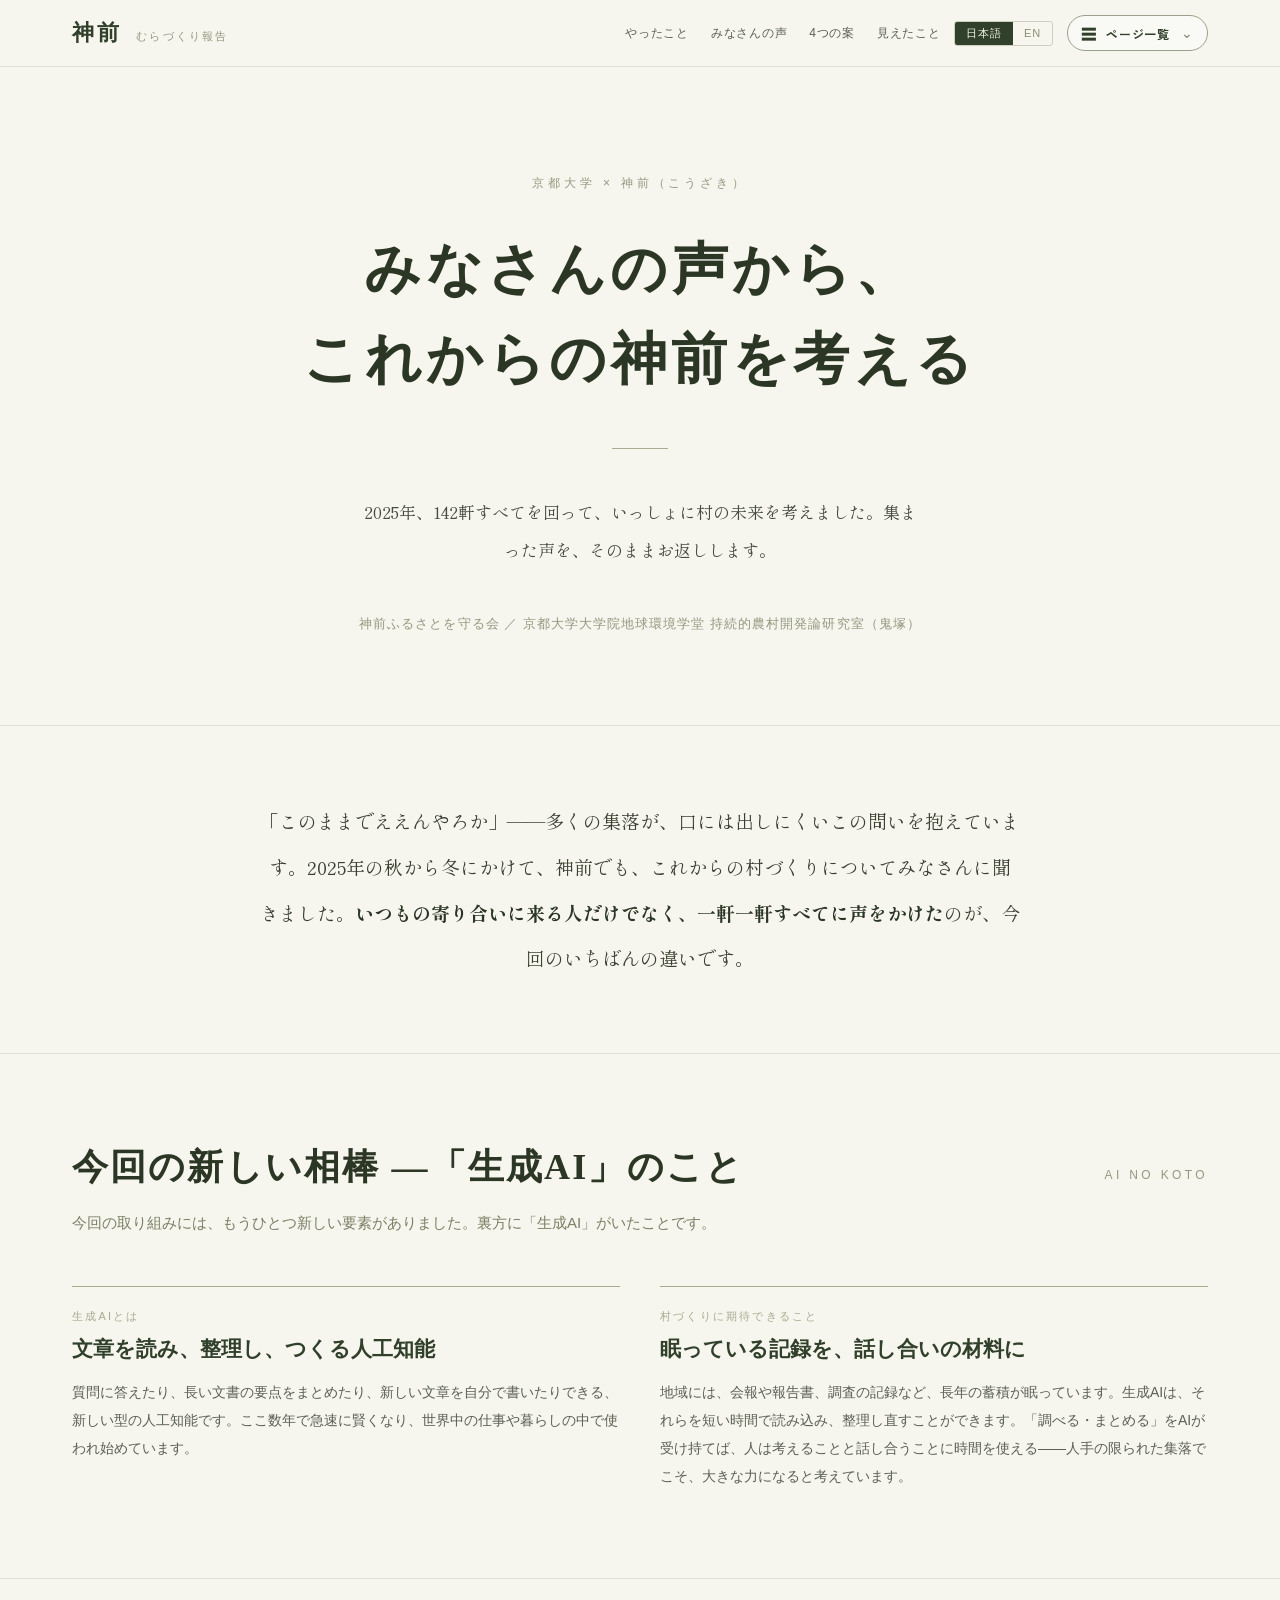
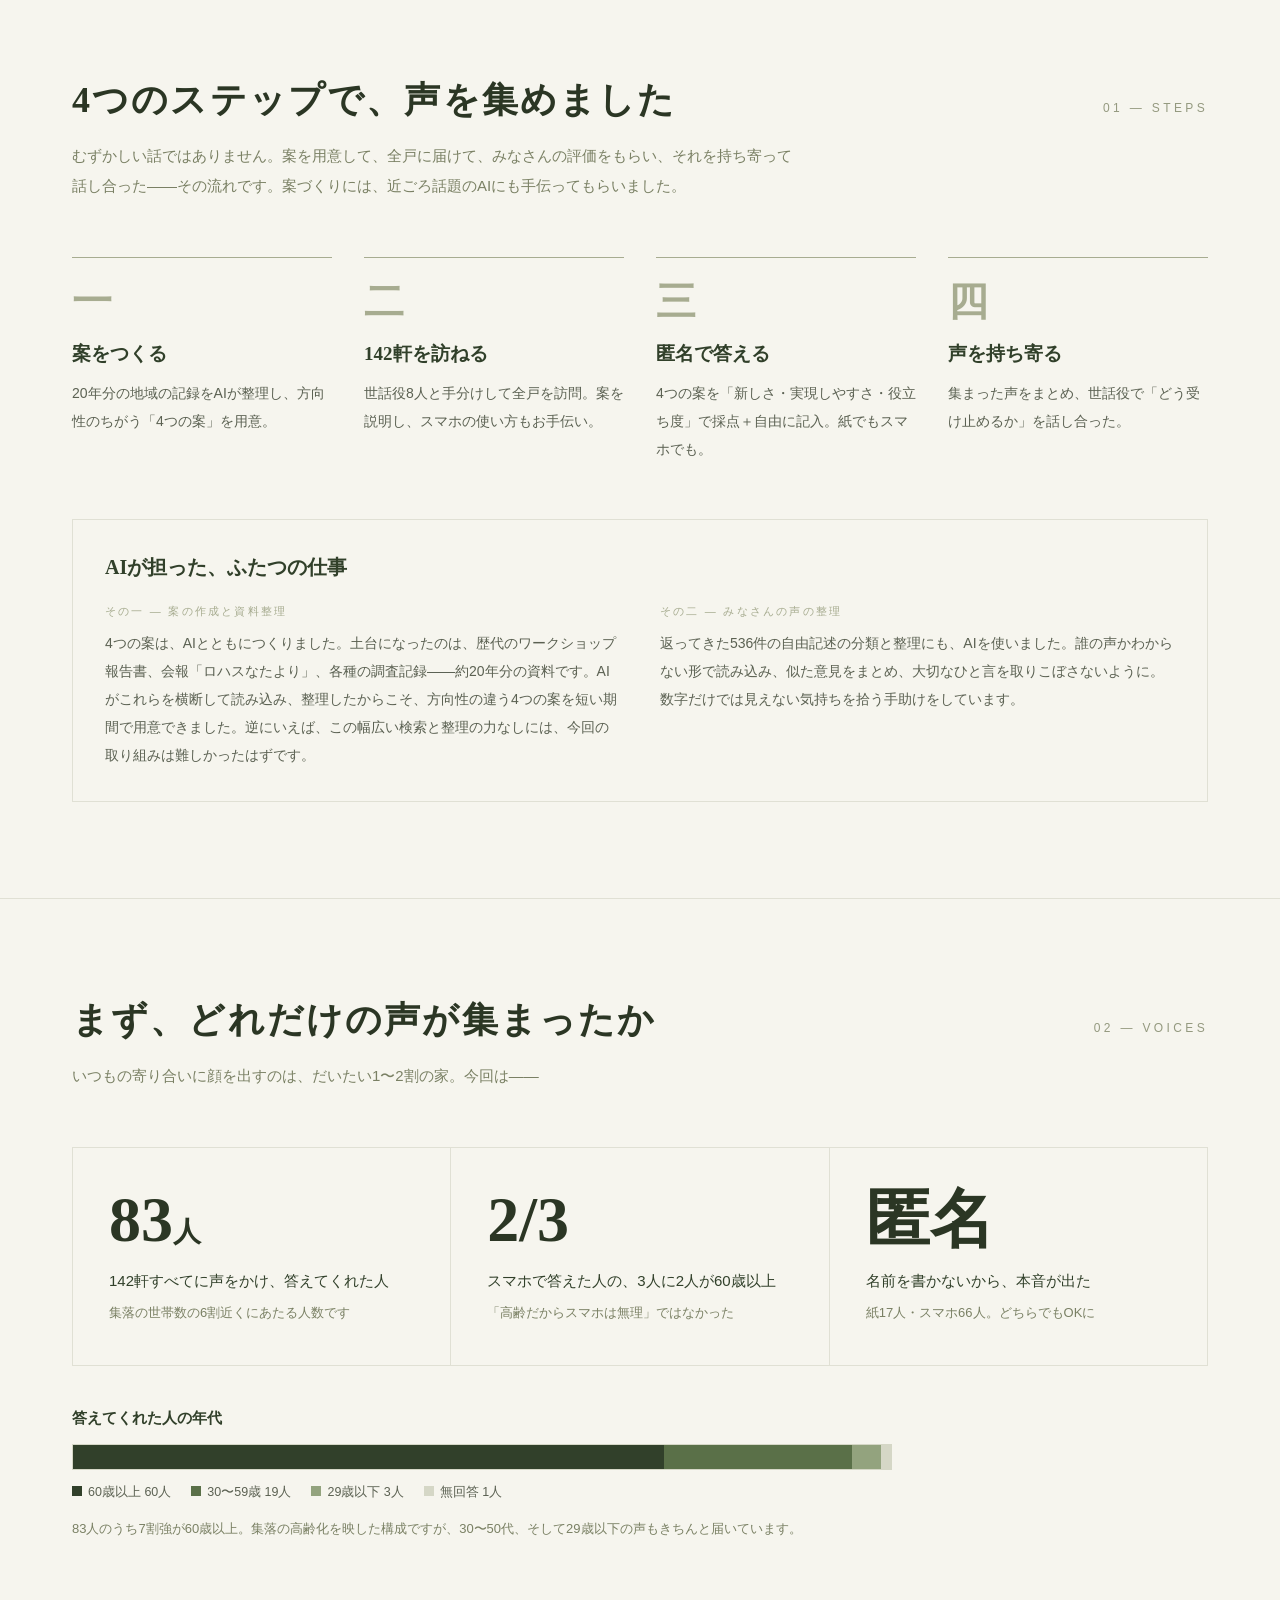
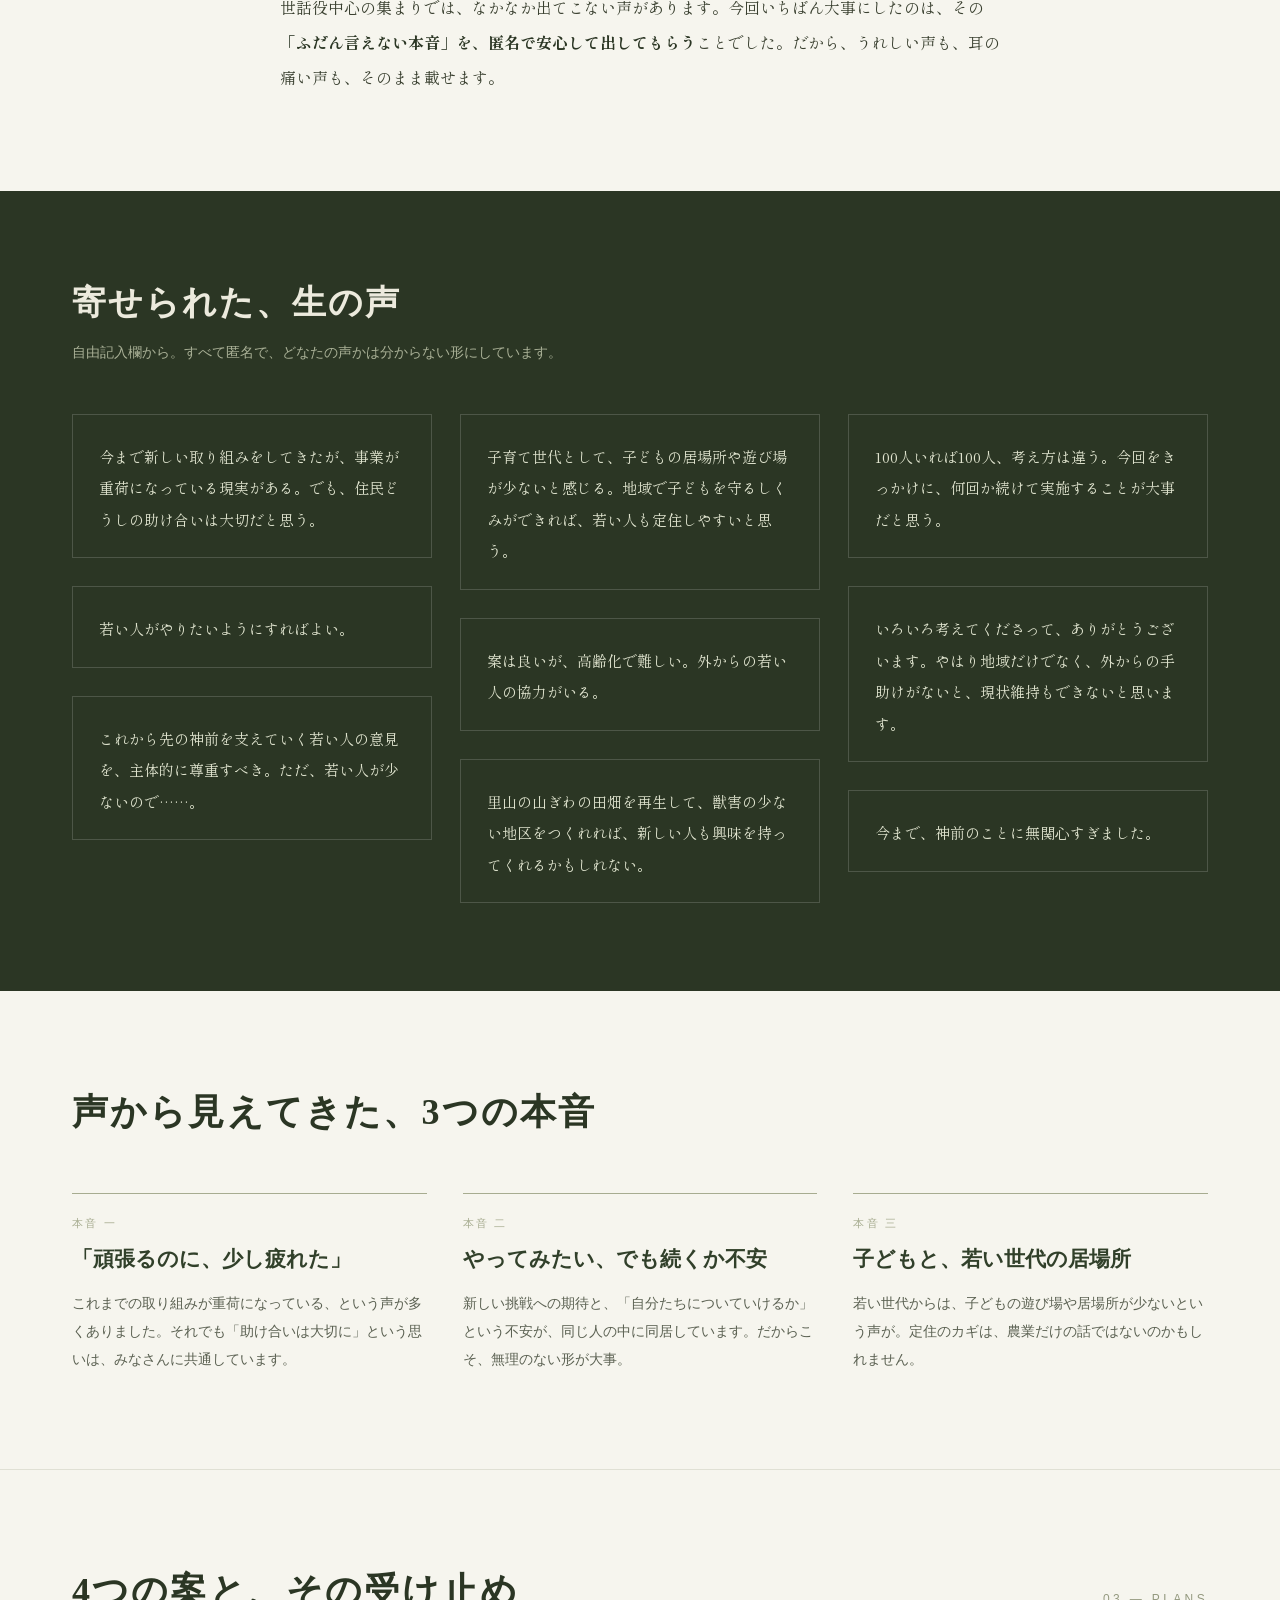
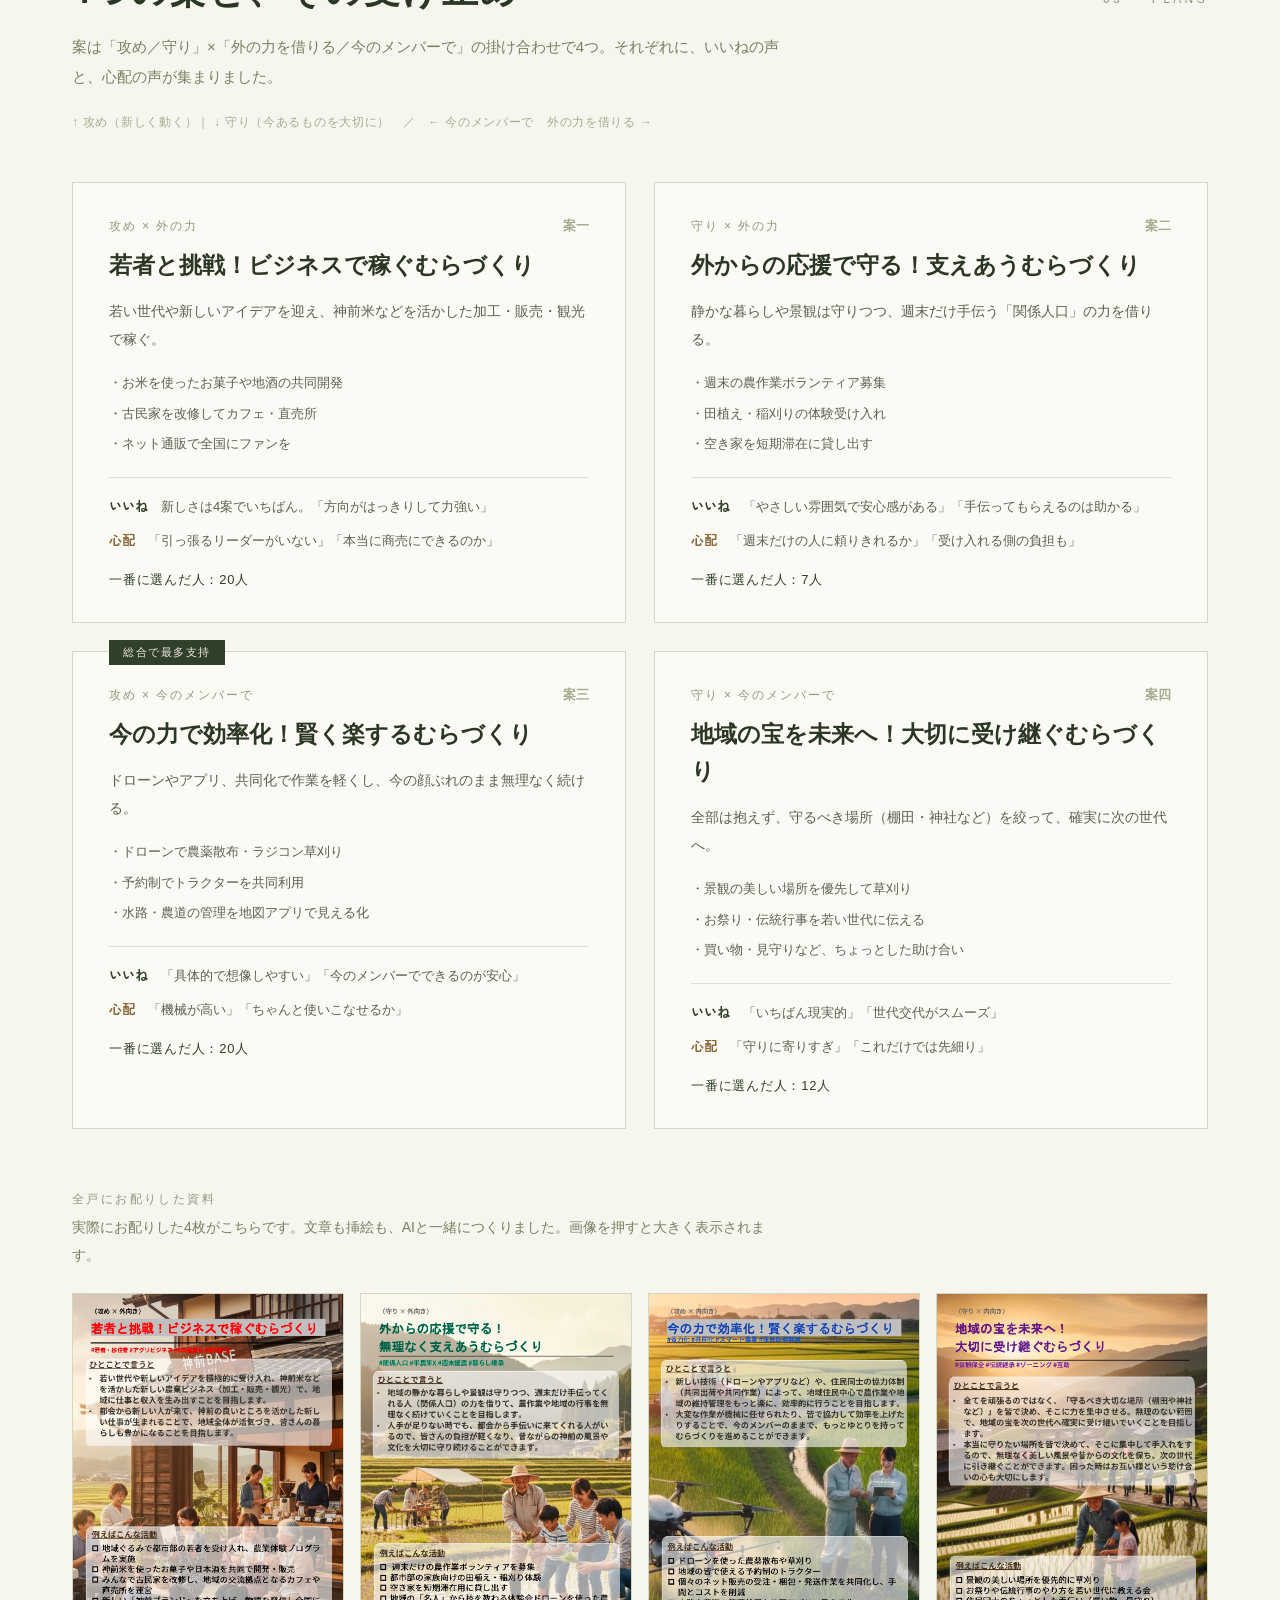
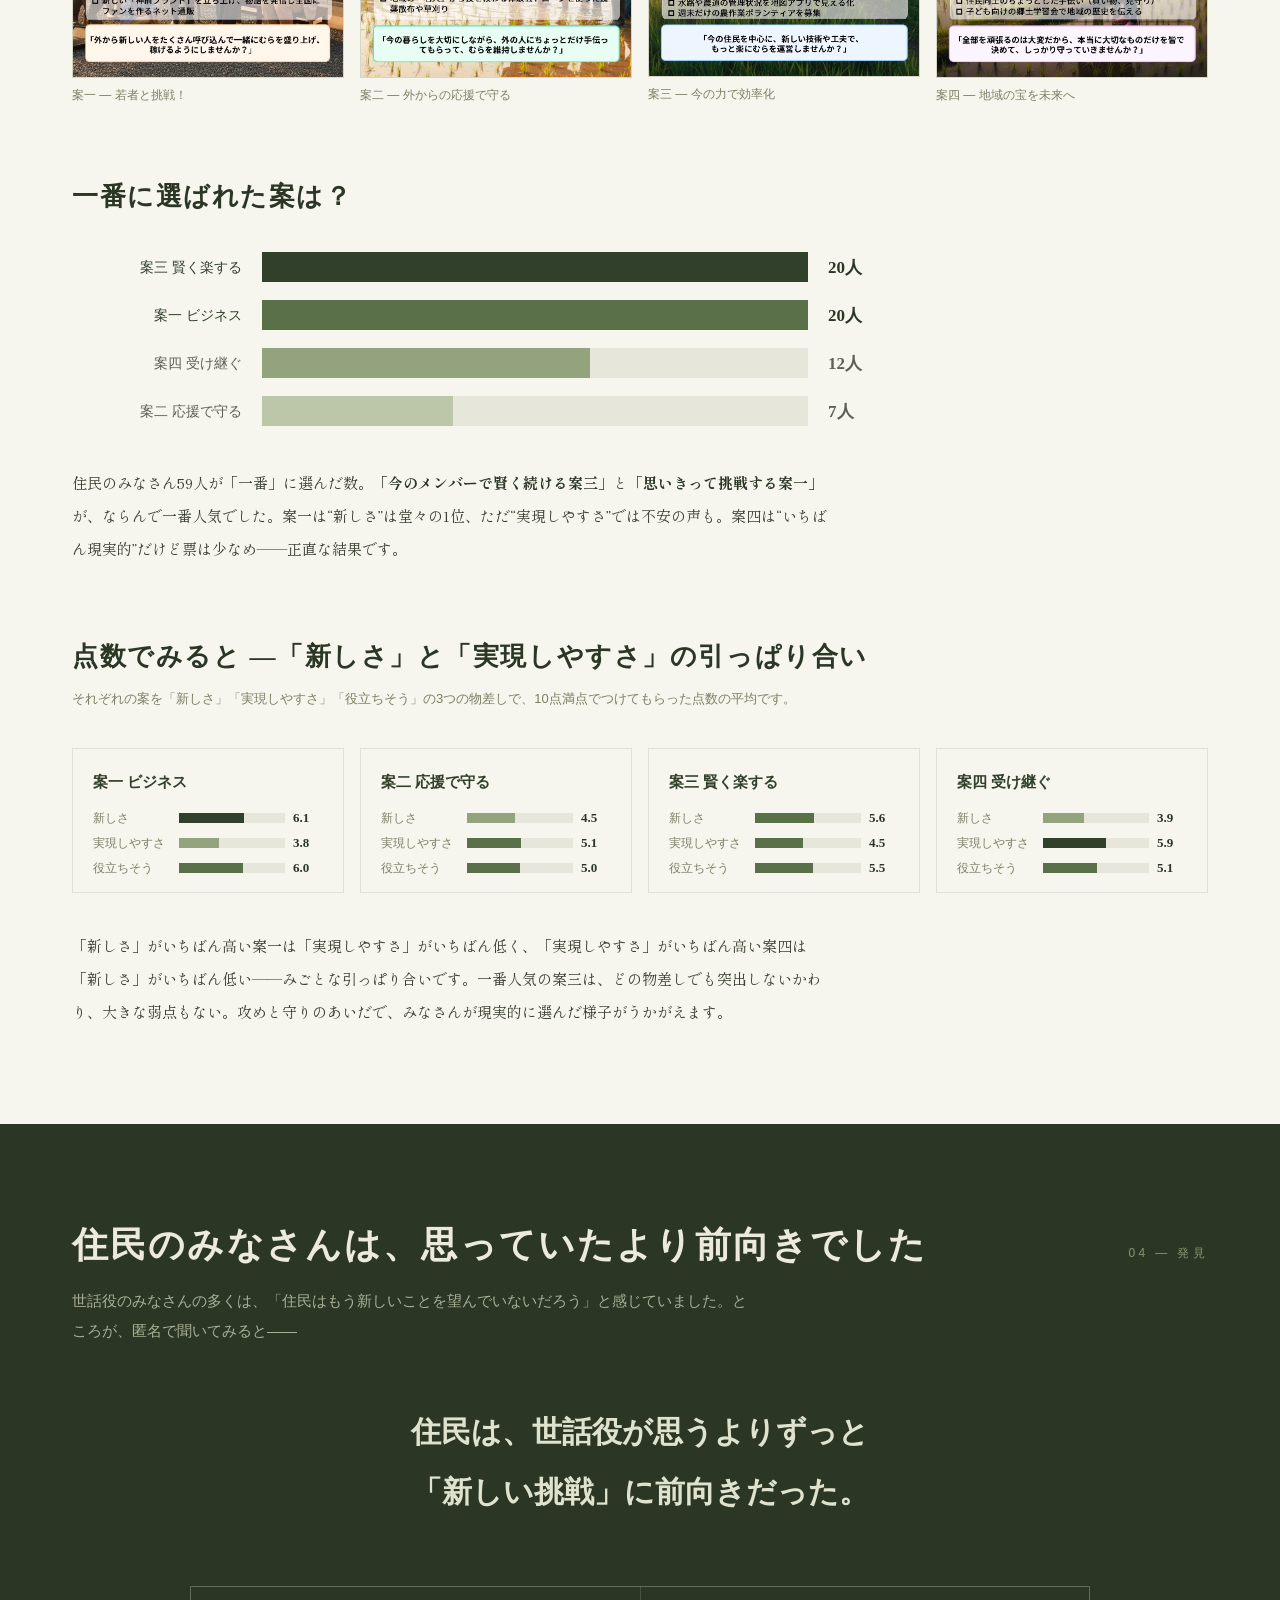
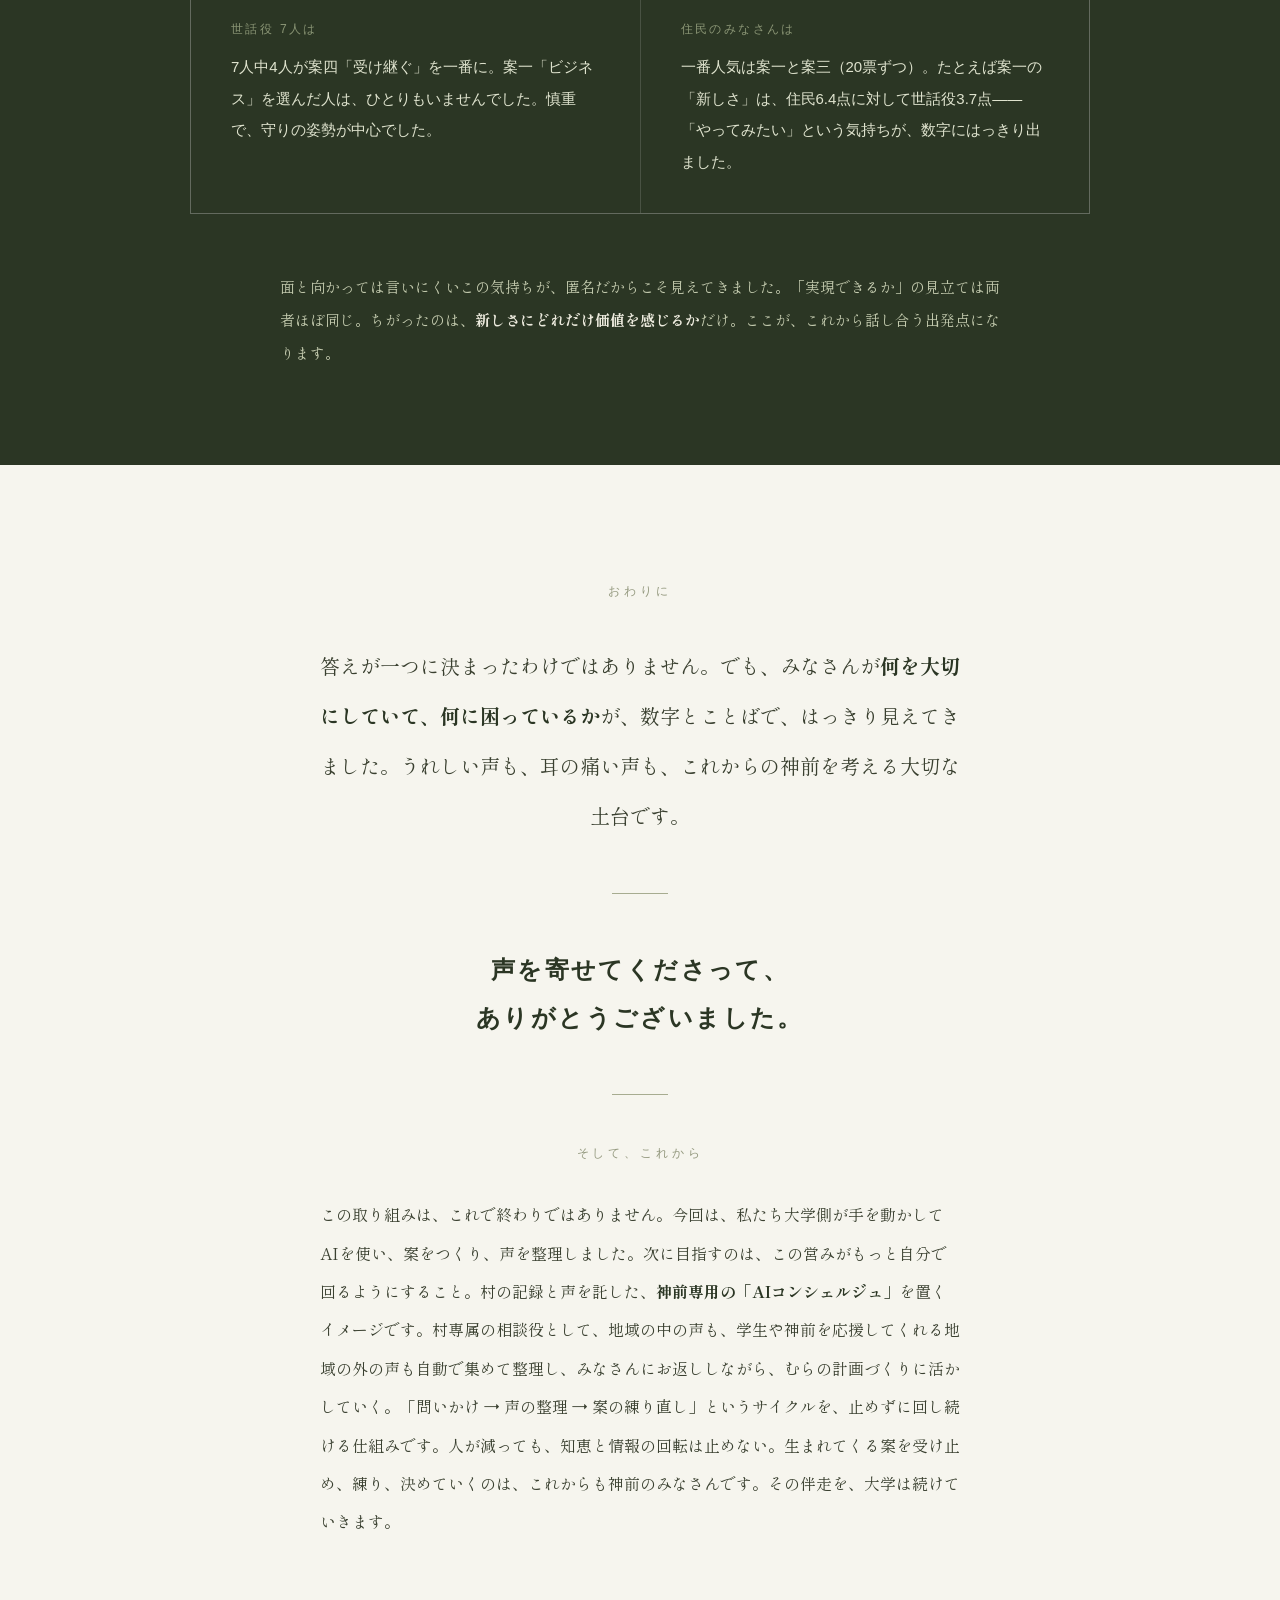
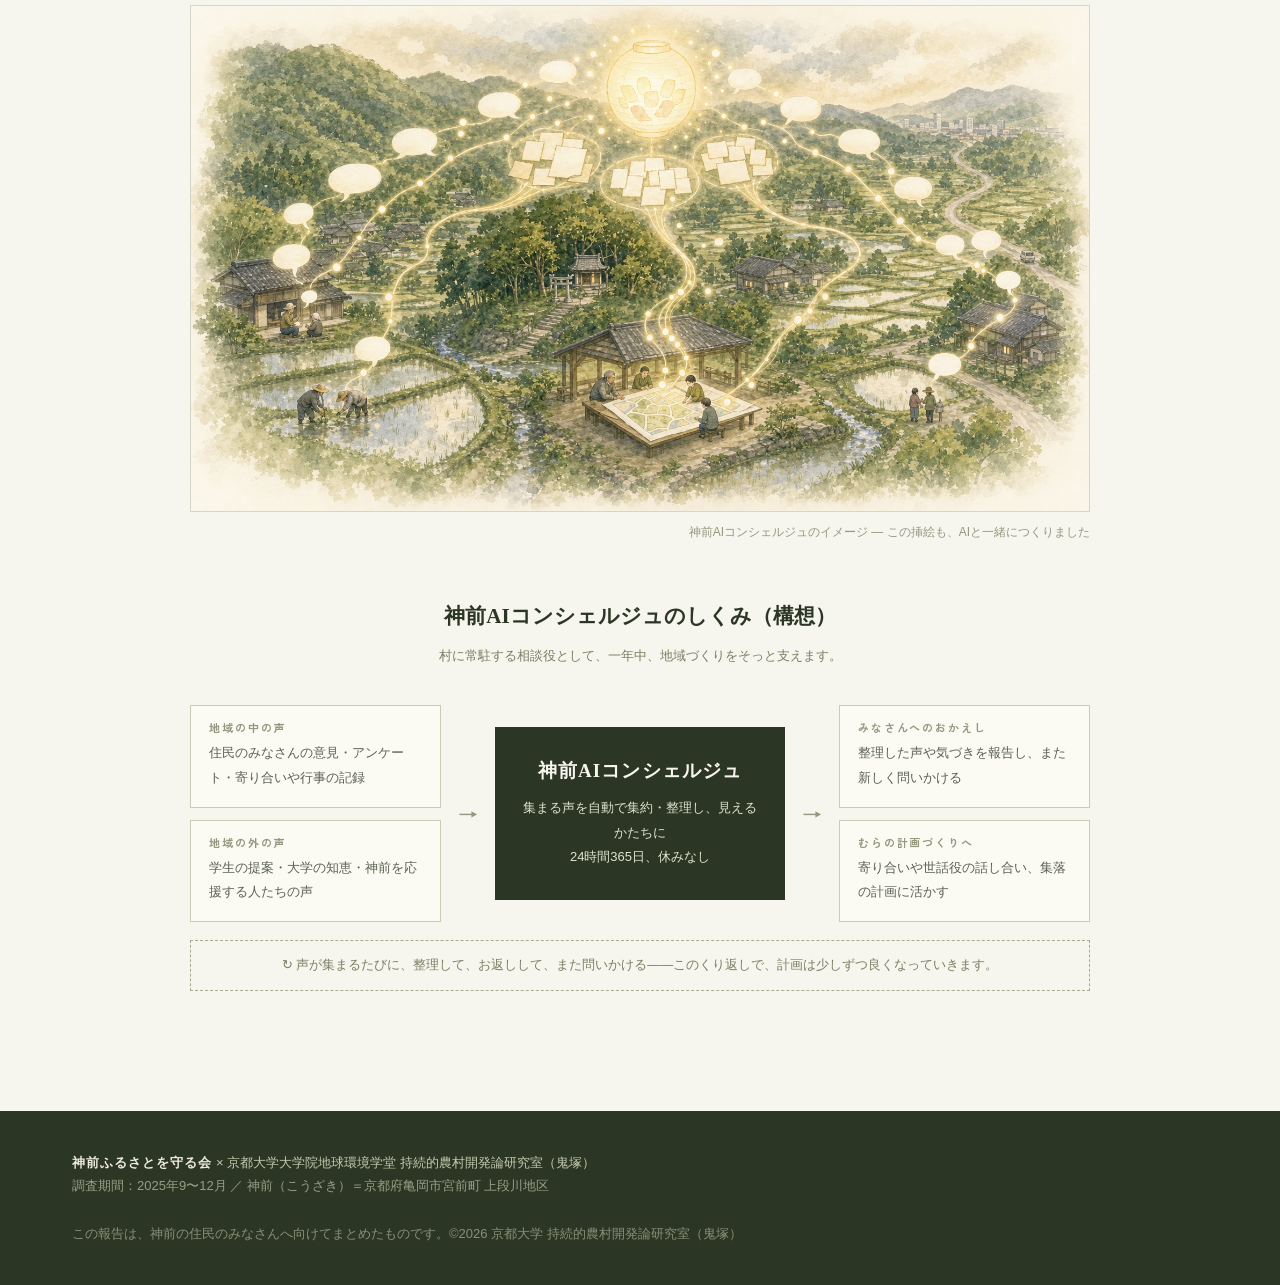
<file: kouzaki/report.html>
<!DOCTYPE html>
<html lang="ja">
<head>
<meta charset="utf-8">
<meta name="viewport" content="width=device-width, initial-scale=1">
<meta name="robots" content="noindex">
<title>神前 みなさんの声から ― これからの村づくり報告</title>
<script>try{document.documentElement.lang=localStorage.getItem('kouzaki_lang')||'ja';}catch(e){}</script>
<meta name="description" content="2025年、神前（こうざき）で142軒すべてを回り、これからの村づくりを一緒に考えました。集まったみなさんの声と、4つの案の受け止めをそのままお返しします。">
<link rel="icon" href="data:,">
<link rel="stylesheet" href="site-menu.css">
<script src="site-menu.js" defer></script>
<link rel="preconnect" href="https://fonts.googleapis.com">
<link rel="preconnect" href="https://fonts.gstatic.com" crossorigin>
<link href="https://fonts.googleapis.com/css2?family=Zen+Kaku+Gothic+New:wght@400;500;700&family=Shippori+Mincho+B1:wght@400;500;700&family=Zen+Old+Mincho:wght@400;600;700&display=swap" rel="stylesheet">
<style>
* { box-sizing: border-box; }
body { margin: 0; background: #f6f5ee; }
html { scroll-behavior: smooth; }
img { max-width: 100%; }
@media (max-width: 860px) {
  [style*="grid-template-columns:repeat(4,1fr)"] { grid-template-columns: 1fr 1fr !important; }
  [style*="grid-template-columns:repeat(3,1fr)"] { grid-template-columns: 1fr !important; }
  [style*="columns:3"] { columns: 1 !important; }
}
@media (max-width: 720px) {
  [style*="grid-template-columns:1fr 1fr"] { grid-template-columns: 1fr !important; }
  [style*="grid-template-columns:repeat(4,1fr)"] { grid-template-columns: 1fr !important; }
  [style*="grid-template-columns:180px 1fr"] { grid-template-columns: 1fr !important; gap: 8px !important; }
  [style*="grid-template-columns:170px 1fr 64px"] { grid-template-columns: 96px 1fr 48px !important; gap: 10px !important; }
  h1[style*=" 92px/1 "] { font-size: 58px !important; }
  h1[style*=" 56px/1.6 "] { font-size: 32px !important; }
  h2[style*=" 36px/1.4 "] { font-size: 25px !important; }
  h2[style*=" 42px/1.5 "] { font-size: 29px !important; }
  h2[style*=" 34px/1.4 "] { font-size: 24px !important; }
  h2[style*=" 30px/1.5 "] { font-size: 23px !important; }
  [style*=" 64px/1 "] { font-size: 46px !important; }
  p[style*=" 21px/2.3 "] { font-size: 17px !important; }
  p[style*=" 19px/2.4 "] { font-size: 16px !important; }
  p[style*=" 20px/2.5 "] { font-size: 17px !important; }
  p[style*=" 30px/2 "] { font-size: 21px !important; }
  [style*="padding:110px 32px 90px"] { padding: 64px 20px 56px !important; }
  [style*="padding:100px 32px 100px"] { padding: 56px 20px 40px !important; }
  [style*="padding:96px 32px"] { padding: 56px 20px !important; }
  [style*="padding:88px 32px"] { padding: 52px 20px !important; }
  [style*="padding:120px 32px"] { padding: 64px 20px !important; }
  [style*="padding:72px 32px"] { padding: 44px 20px !important; }
  [style*="padding:22px 32px"] { padding: 14px 16px !important; }
  [style*="min-height:620px"] { min-height: 300px !important; }
  [style*="min-height:360px"] { min-height: 240px !important; }
  [style*="min-height:340px"] { min-height: 220px !important; }
  nav-links, [data-navlinks] { }
  [style*="gap:32px;font:400 13px/1"] { gap: 12px !important; flex-wrap: wrap !important; justify-content: flex-end !important; row-gap: 8px !important; }
  [style*="justify-content:flex-end;flex-wrap:wrap"] { justify-content: flex-start !important; }
  [style*="padding:40px 36px"] { padding: 26px 22px !important; }
  [style*="padding:36px 40px"] { padding: 24px 22px !important; }
  [style*="padding:32px 26px"] { padding: 24px 20px !important; }
  div[style*="padding:36px;"] { padding: 24px 20px !important; }
}
#ai-flow .flow-grid { display: grid; grid-template-columns: 1fr 34px 1.15fr 34px 1fr; gap: 10px; align-items: center; }
#ai-flow .flow-col { display: flex; flex-direction: column; gap: 12px; }
#ai-flow .flow-box { border: 1px solid #c9cdb6; background: #fbfaf3; padding: 16px 18px; font: 400 13px/1.9 'Zen Kaku Gothic New', sans-serif; color: #5b6152; }
#ai-flow .flow-kicker { font: 600 11px/1 'Zen Kaku Gothic New', sans-serif; letter-spacing: .18em; color: #94997f; margin-bottom: 8px; }
#ai-flow .flow-center { background: #2b3624; color: #dfe3ce; padding: 30px 22px; text-align: center; font: 400 13px/1.9 'Zen Kaku Gothic New', sans-serif; }
#ai-flow .flow-center .t { font: 600 19px/1.5 'Zen Old Mincho', serif; letter-spacing: .06em; margin-bottom: 10px; color: #f6f5ee; }
#ai-flow .flow-arrow { font: 600 20px/1 'Zen Kaku Gothic New', sans-serif; color: #94997f; text-align: center; }
#ai-flow .flow-loop { margin-top: 18px; border: 1px dashed #a7ac90; padding: 12px 16px; text-align: center; font: 400 13px/1.9 'Zen Kaku Gothic New', sans-serif; color: #7a8064; }
@media (max-width: 720px) {
  #ai-flow .flow-grid { grid-template-columns: 1fr; }
  #ai-flow .flow-arrow { transform: rotate(90deg); }
}
html[lang="en"] .lang-ja { display: none; }
html[lang="ja"] .lang-en { display: none; }
.langtoggle { display:inline-flex; align-items:stretch; border:1px solid #cfcfc0; border-radius:3px; overflow:hidden; }
.langtoggle button { appearance:none; background:none; border:none; cursor:pointer; padding:6px 11px; font:500 11px/1 'Zen Kaku Gothic New',sans-serif; letter-spacing:.08em; color:#8a9072; transition:background .15s,color .15s; }
.langtoggle button.on { background:#31402a; color:#f6f5ee; }
</style>
</head>
<body>
<div style="background:#f6f5ee;color:#3a4030;font-family:'Zen Kaku Gothic New',sans-serif;min-height:100vh;">

  <!-- ================= nav ================= -->
  <div class="site-topbar" style="position:sticky;top:0;z-index:20;background:rgba(246,245,238,.92);backdrop-filter:blur(8px);border-bottom:1px solid #e0e0d4;">
    <div class="site-topbar-inner" style="max-width:1200px;margin:0 auto;display:flex;align-items:center;justify-content:space-between;padding:14px 32px;">
      <a class="site-topbar-brand" href="#top" style="display:flex;align-items:baseline;gap:14px;text-decoration:none;">
        <span style="font:700 22px/1 'Zen Old Mincho',serif;color:#31402a;letter-spacing:.14em;"><span class="lang-ja">神前</span><span class="lang-en">Kouzaki</span></span>
        <span class="site-topbar-subtitle" style="font:400 11px/1 'Zen Kaku Gothic New',sans-serif;color:#94997f;letter-spacing:.2em;"><span class="lang-ja">むらづくり報告</span><span class="lang-en">Village-Making Report</span></span>
      </a>
      <div class="site-topbar-actions">
        <nav class="site-local-nav" aria-label="このページの内容">
          <a href="#did"><span class="lang-ja">やったこと</span><span class="lang-en">What We Did</span></a>
          <a href="#voices"><span class="lang-ja">みなさんの声</span><span class="lang-en">Your Voices</span></a>
          <a href="#plans"><span class="lang-ja">4つの案</span><span class="lang-en">Four Proposals</span></a>
          <a href="#gap"><span class="lang-ja">見えたこと</span><span class="lang-en">What We Saw</span></a>
        </nav>
        <span class="langtoggle" role="group" aria-label="language"><button type="button" data-lang="ja" onclick="setLang('ja')">日本語</button><button type="button" data-lang="en" onclick="setLang('en')">EN</button></span>
        <div class="site-directory-slot" data-site-directory-slot></div>
      </div>
    </div>
  </div>

  <!-- ================= hero ================= -->
  <div id="top" style="border-bottom:1px solid #e0e0d4;">
    <div style="max-width:1200px;margin:0 auto;padding:110px 32px 90px;text-align:center;">
      <div style="font:400 12px/1 'Zen Kaku Gothic New',sans-serif;letter-spacing:.32em;color:#94997f;margin-bottom:36px;"><span class="lang-ja">京都大学 × 神前（こうざき）</span><span class="lang-en">Kyoto University × Kouzaki</span></div>
      <h1 style="margin:0 auto;max-width:820px;font:600 56px/1.6 'Zen Old Mincho',serif;color:#2b3624;letter-spacing:.08em;text-wrap:balance;"><span class="lang-ja">みなさんの声から、<br>これからの神前を考える</span><span class="lang-en">From your voices,<br>thinking through the future of Kouzaki</span></h1>
      <div style="width:56px;height:1px;background:#a7ac90;margin:44px auto;"></div>
      <p style="margin:0 auto;max-width:560px;font:400 17px/2.2 'Shippori Mincho B1',serif;color:#454b3d;"><span class="lang-ja">2025年、142軒すべてを回って、いっしょに村の未来を考えました。集まった声を、そのままお返しします。</span><span class="lang-en">In 2025 we called on all 142 households and thought about the village's future together. Here we hand the voices we gathered back to you, just as they were spoken.</span></p>
      <div style="margin-top:44px;font:400 13px/1.8 'Zen Kaku Gothic New',sans-serif;color:#94997f;letter-spacing:.08em;"><span class="lang-ja">神前ふるさとを守る会 ／ 京都大学大学院地球環境学堂 持続的農村開発論研究室（鬼塚）</span><span class="lang-en">Kouzaki Furusato o Mamoru Kai (Society to Protect Our Home Kouzaki) / Sustainable Rural Development Lab (Onitsuka), Graduate School of Global Environmental Studies, Kyoto University</span></div>
    </div>
  </div>

  <!-- ================= lead ================= -->
  <div style="border-bottom:1px solid #e0e0d4;">
    <div style="max-width:1200px;margin:0 auto;padding:72px 32px;">
      <p style="margin:0 auto;max-width:760px;text-align:center;font:400 19px/2.4 'Shippori Mincho B1',serif;color:#3a4030;text-wrap:pretty;"><span class="lang-ja">「このままでええんやろか」——多くの集落が、口には出しにくいこの問いを抱えています。2025年の秋から冬にかけて、神前でも、これからの村づくりについてみなさんに聞きました。<strong style="font-weight:700;color:#2b3624;">いつもの寄り合いに来る人だけでなく、一軒一軒すべてに声をかけた</strong>のが、今回のいちばんの違いです。</span><span class="lang-en">"Can we really just go on like this?" — it's a question many villages carry but rarely say out loud. Through the autumn and winter of 2025, we asked everyone in Kouzaki what they hoped for in the village-making ahead. What set this round apart was simple: <strong style="font-weight:700;color:#2b3624;">we reached out not only to the regulars at the usual gatherings, but to every single household, one door at a time.</strong></span></p>
    </div>
  </div>

  <!-- ================= 生成AIのこと ================= -->
  <div id="ai" style="border-bottom:1px solid #e0e0d4;">
    <div style="max-width:1200px;margin:0 auto;padding:88px 32px;">
      <div style="display:flex;align-items:baseline;justify-content:space-between;margin-bottom:16px;">
        <h2 style="margin:0;font:600 36px/1.4 'Zen Old Mincho',serif;color:#2b3624;letter-spacing:.06em;"><span class="lang-ja">今回の新しい相棒 ―「生成AI」のこと</span><span class="lang-en">A New Companion This Time — "Generative AI"</span></h2>
        <span style="font:400 12px/1 'Zen Kaku Gothic New',sans-serif;letter-spacing:.28em;color:#94997f;">AI NO KOTO</span>
      </div>
      <p style="margin:0 0 48px;max-width:720px;font:400 15px/2 'Zen Kaku Gothic New',sans-serif;color:#7a8064;"><span class="lang-ja">今回の取り組みには、もうひとつ新しい要素がありました。裏方に「生成AI」がいたことです。</span><span class="lang-en">There was one more new element in this effort: behind the scenes, we had generative AI lending a hand.</span></p>
      <div style="display:grid;grid-template-columns:1fr 1fr;gap:40px;">
        <div style="border-top:1px solid #a7ac90;padding-top:24px;">
          <div style="font:400 11px/1 'Zen Kaku Gothic New',sans-serif;letter-spacing:.2em;color:#a7ac90;margin-bottom:12px;"><span class="lang-ja">生成AIとは</span><span class="lang-en">What generative AI is</span></div>
          <h3 style="margin:0 0 12px;font:600 21px/1.5 'Zen Old Mincho',serif;color:#31402a;"><span class="lang-ja">文章を読み、整理し、つくる人工知能</span><span class="lang-en">An artificial intelligence that reads, sorts, and writes</span></h3>
          <p style="margin:0;font:400 14px/2 'Zen Kaku Gothic New',sans-serif;color:#5b6152;"><span class="lang-ja">質問に答えたり、長い文書の要点をまとめたり、新しい文章を自分で書いたりできる、新しい型の人工知能です。ここ数年で急速に賢くなり、世界中の仕事や暮らしの中で使われ始めています。</span><span class="lang-en">It is a new kind of artificial intelligence that can answer questions, boil a long document down to its main points, and even write fresh text of its own. Over just the past few years it has grown remarkably capable, and it is finding its way into work and daily life around the world.</span></p>
        </div>
        <div style="border-top:1px solid #a7ac90;padding-top:24px;">
          <div style="font:400 11px/1 'Zen Kaku Gothic New',sans-serif;letter-spacing:.2em;color:#a7ac90;margin-bottom:12px;"><span class="lang-ja">村づくりに期待できること</span><span class="lang-en">What it could offer village-making</span></div>
          <h3 style="margin:0 0 12px;font:600 21px/1.5 'Zen Old Mincho',serif;color:#31402a;"><span class="lang-ja">眠っている記録を、話し合いの材料に</span><span class="lang-en">Turning dormant records into fuel for discussion</span></h3>
          <p style="margin:0;font:400 14px/2 'Zen Kaku Gothic New',sans-serif;color:#5b6152;"><span class="lang-ja">地域には、会報や報告書、調査の記録など、長年の蓄積が眠っています。生成AIは、それらを短い時間で読み込み、整理し直すことができます。「調べる・まとめる」をAIが受け持てば、人は考えることと話し合うことに時間を使える——人手の限られた集落でこそ、大きな力になると考えています。</span><span class="lang-en">Every community sits on years of accumulated paper — newsletters, reports, survey notes — much of it left dormant. Generative AI can read through all of it in a short time and put it back in order. If the AI takes on the digging and the summarizing, people are free to spend their time thinking and talking things over. In a village short on hands, that could make a real difference.</span></p>
        </div>
      </div>
    </div>
  </div>

  <!-- ================= やったこと ================= -->
  <div id="did" style="max-width:1200px;margin:0 auto;padding:96px 32px;">
    <div style="display:flex;align-items:baseline;justify-content:space-between;margin-bottom:16px;">
      <h2 style="margin:0;font:600 36px/1.4 'Zen Old Mincho',serif;color:#2b3624;letter-spacing:.06em;"><span class="lang-ja">4つのステップで、声を集めました</span><span class="lang-en">We gathered the voices in four steps</span></h2>
      <span style="font:400 12px/1 'Zen Kaku Gothic New',sans-serif;letter-spacing:.28em;color:#94997f;">01 — STEPS</span>
    </div>
    <p style="margin:0 0 56px;max-width:720px;font:400 15px/2 'Zen Kaku Gothic New',sans-serif;color:#7a8064;"><span class="lang-ja">むずかしい話ではありません。案を用意して、全戸に届けて、みなさんの評価をもらい、それを持ち寄って話し合った——その流れです。案づくりには、近ごろ話題のAIにも手伝ってもらいました。</span><span class="lang-en">Nothing complicated here. We drew up the proposals, delivered them to every home, asked people to weigh in, then brought all of that back to the table to talk it through. For the drafting itself, we also leaned on the AI everyone's been talking about lately.</span></p>
    <div style="display:grid;grid-template-columns:repeat(4,1fr);gap:32px;">
      <div style="border-top:1px solid #a7ac90;padding-top:24px;">
        <div style="font:600 40px/1 'Zen Old Mincho',serif;color:#a7ac90;margin-bottom:18px;"><span class="lang-ja">一</span><span class="lang-en">1</span></div>
        <h3 style="margin:0 0 10px;font:600 19px/1.5 'Zen Old Mincho',serif;color:#31402a;"><span class="lang-ja">案をつくる</span><span class="lang-en">Draft the proposals</span></h3>
        <p style="margin:0;font:400 14px/2 'Zen Kaku Gothic New',sans-serif;color:#5b6152;"><span class="lang-ja">20年分の地域の記録をAIが整理し、方向性のちがう「4つの案」を用意。</span><span class="lang-en">The AI sorted through 20 years of community records to prepare four proposals, each pointing a different way.</span></p>
      </div>
      <div style="border-top:1px solid #a7ac90;padding-top:24px;">
        <div style="font:600 40px/1 'Zen Old Mincho',serif;color:#a7ac90;margin-bottom:18px;"><span class="lang-ja">二</span><span class="lang-en">2</span></div>
        <h3 style="margin:0 0 10px;font:600 19px/1.5 'Zen Old Mincho',serif;color:#31402a;"><span class="lang-ja">142軒を訪ねる</span><span class="lang-en">Visit all 142 homes</span></h3>
        <p style="margin:0;font:400 14px/2 'Zen Kaku Gothic New',sans-serif;color:#5b6152;"><span class="lang-ja">世話役8人と手分けして全戸を訪問。案を説明し、スマホの使い方もお手伝い。</span><span class="lang-en">Splitting the rounds with eight local organizers, we called on every household, explained the proposals, and helped people with their phones where needed.</span></p>
      </div>
      <div style="border-top:1px solid #a7ac90;padding-top:24px;">
        <div style="font:600 40px/1 'Zen Old Mincho',serif;color:#a7ac90;margin-bottom:18px;"><span class="lang-ja">三</span><span class="lang-en">3</span></div>
        <h3 style="margin:0 0 10px;font:600 19px/1.5 'Zen Old Mincho',serif;color:#31402a;"><span class="lang-ja">匿名で答える</span><span class="lang-en">Answer anonymously</span></h3>
        <p style="margin:0;font:400 14px/2 'Zen Kaku Gothic New',sans-serif;color:#5b6152;"><span class="lang-ja">4つの案を「新しさ・実現しやすさ・役立ち度」で採点＋自由に記入。紙でもスマホでも。</span><span class="lang-en">Each proposal was scored on freshness, feasibility, and usefulness, with room to write freely — on paper or by phone, whichever suited.</span></p>
      </div>
      <div style="border-top:1px solid #a7ac90;padding-top:24px;">
        <div style="font:600 40px/1 'Zen Old Mincho',serif;color:#a7ac90;margin-bottom:18px;"><span class="lang-ja">四</span><span class="lang-en">4</span></div>
        <h3 style="margin:0 0 10px;font:600 19px/1.5 'Zen Old Mincho',serif;color:#31402a;"><span class="lang-ja">声を持ち寄る</span><span class="lang-en">Bring the voices together</span></h3>
        <p style="margin:0;font:400 14px/2 'Zen Kaku Gothic New',sans-serif;color:#5b6152;"><span class="lang-ja">集まった声をまとめ、世話役で「どう受け止めるか」を話し合った。</span><span class="lang-en">We pulled the responses together, and the organizers sat down to talk over how to make sense of them.</span></p>
      </div>
    </div>

    <div style="margin-top:56px;border:1px solid #e0e0d4;padding:32px;">
      <div style="font:600 20px/1.5 'Zen Old Mincho',serif;color:#31402a;margin-bottom:24px;"><span class="lang-ja">AIが担った、ふたつの仕事</span><span class="lang-en">The two jobs the AI took on</span></div>
      <div style="display:grid;grid-template-columns:1fr 1fr;gap:40px;">
        <div>
          <div style="font:400 11px/1 'Zen Kaku Gothic New',sans-serif;letter-spacing:.2em;color:#a7ac90;margin-bottom:12px;"><span class="lang-ja">その一 ― 案の作成と資料整理</span><span class="lang-en">One — drafting proposals and organizing records</span></div>
          <p style="margin:0;font:400 14px/2 'Zen Kaku Gothic New',sans-serif;color:#5b6152;"><span class="lang-ja">4つの案は、AIとともにつくりました。土台になったのは、歴代のワークショップ報告書、会報「ロハスなたより」、各種の調査記録——約20年分の資料です。AIがこれらを横断して読み込み、整理したからこそ、方向性の違う4つの案を短い期間で用意できました。逆にいえば、この幅広い検索と整理の力なしには、今回の取り組みは難しかったはずです。</span><span class="lang-en">The four proposals were built together with the AI. The foundation was some 20 years of material — reports from past workshops, the community newsletter "Lohas na Tayori," and assorted survey records. Because the AI could read across all of it and put it in order, we managed to prepare four genuinely different proposals in a short span. Put the other way around: without that reach for searching and sorting, this whole effort would have been hard to pull off.</span></p>
        </div>
        <div>
          <div style="font:400 11px/1 'Zen Kaku Gothic New',sans-serif;letter-spacing:.2em;color:#a7ac90;margin-bottom:12px;"><span class="lang-ja">その二 ― みなさんの声の整理</span><span class="lang-en">Two — making sense of your voices</span></div>
          <p style="margin:0;font:400 14px/2 'Zen Kaku Gothic New',sans-serif;color:#5b6152;"><span class="lang-ja">返ってきた536件の自由記述の分類と整理にも、AIを使いました。誰の声かわからない形で読み込み、似た意見をまとめ、大切なひと言を取りこぼさないように。数字だけでは見えない気持ちを拾う手助けをしています。</span><span class="lang-en">We also used the AI to sort and group the 536 free-text comments that came back. It read them in a form where no one could be identified, drew similar views together, and tried not to let a single meaningful line slip through — helping us catch the feelings that numbers alone never show.</span></p>
        </div>
      </div>
    </div>
  </div>

  <!-- ================= みなさんの声：数字 ================= -->
  <div id="voices" style="border-top:1px solid #e0e0d4;">
    <div style="max-width:1200px;margin:0 auto;padding:96px 32px;">
      <div style="display:flex;align-items:baseline;justify-content:space-between;margin-bottom:16px;">
        <h2 style="margin:0;font:600 36px/1.4 'Zen Old Mincho',serif;color:#2b3624;letter-spacing:.06em;"><span class="lang-ja">まず、どれだけの声が集まったか</span><span class="lang-en">First, how many voices came in</span></h2>
        <span style="font:400 12px/1 'Zen Kaku Gothic New',sans-serif;letter-spacing:.28em;color:#94997f;">02 — VOICES</span>
      </div>
      <p style="margin:0 0 56px;max-width:640px;font:400 15px/2 'Zen Kaku Gothic New',sans-serif;color:#7a8064;"><span class="lang-ja">いつもの寄り合いに顔を出すのは、だいたい1〜2割の家。今回は——</span><span class="lang-en">Usually only one or two households in ten turn up at the regular gatherings. This time, though —</span></p>

      <div style="display:grid;grid-template-columns:repeat(3,1fr);gap:1px;background:#e0e0d4;border:1px solid #e0e0d4;">
        <div style="background:#f6f5ee;padding:40px 36px;">
          <div style="font:600 64px/1 'Zen Old Mincho',serif;color:#2b3624;">83<span style="font-size:28px;letter-spacing:.06em;"><span class="lang-ja">人</span><span class="lang-en"> people</span></span></div>
          <div style="margin-top:16px;font:500 15px/1.7 'Zen Kaku Gothic New',sans-serif;color:#31402a;"><span class="lang-ja">142軒すべてに声をかけ、答えてくれた人</span><span class="lang-en">reached across all 142 households, and responded</span></div>
          <div style="margin-top:8px;font:400 13px/1.8 'Zen Kaku Gothic New',sans-serif;color:#7a8064;"><span class="lang-ja">集落の世帯数の6割近くにあたる人数です</span><span class="lang-en">close to six in ten of the village's households</span></div>
        </div>
        <div style="background:#f6f5ee;padding:40px 36px;">
          <div style="font:600 64px/1 'Zen Old Mincho',serif;color:#2b3624;">2/3</div>
          <div style="margin-top:16px;font:500 15px/1.7 'Zen Kaku Gothic New',sans-serif;color:#31402a;"><span class="lang-ja">スマホで答えた人の、3人に2人が60歳以上</span><span class="lang-en">of those who answered by phone, two in three were 60 or older</span></div>
          <div style="margin-top:8px;font:400 13px/1.8 'Zen Kaku Gothic New',sans-serif;color:#7a8064;"><span class="lang-ja">「高齢だからスマホは無理」ではなかった</span><span class="lang-en">so much for "too old for a smartphone"</span></div>
        </div>
        <div style="background:#f6f5ee;padding:40px 36px;">
          <div style="font:600 64px/1 'Zen Old Mincho',serif;color:#2b3624;"><span class="lang-ja">匿名</span><span class="lang-en">Anon.</span></div>
          <div style="margin-top:16px;font:500 15px/1.7 'Zen Kaku Gothic New',sans-serif;color:#31402a;"><span class="lang-ja">名前を書かないから、本音が出た</span><span class="lang-en">with no name to sign, honest feelings surfaced</span></div>
          <div style="margin-top:8px;font:400 13px/1.8 'Zen Kaku Gothic New',sans-serif;color:#7a8064;"><span class="lang-ja">紙17人・スマホ66人。どちらでもOKに</span><span class="lang-en">17 on paper, 66 by phone — either was fine</span></div>
        </div>
      </div>

      <div style="margin-top:40px;max-width:820px;">
        <div style="font:600 15px/1.6 'Zen Old Mincho',serif;color:#31402a;margin-bottom:14px;"><span class="lang-ja">答えてくれた人の年代</span><span class="lang-en">Ages of those who responded</span></div>
        <div style="display:flex;height:26px;border:1px solid #d5d7c6;">
          <div style="width:72.3%;background:#31402a;"></div>
          <div style="width:22.9%;background:#5a7048;"></div>
          <div style="width:3.6%;background:#93a37e;"></div>
          <div style="width:1.2%;background:#d5d7c6;"></div>
        </div>
        <div style="display:flex;gap:20px;flex-wrap:wrap;margin-top:12px;font:400 12.5px/1.6 'Zen Kaku Gothic New',sans-serif;color:#5b6152;">
          <span><span style="display:inline-block;width:10px;height:10px;background:#31402a;margin-right:6px;"></span><span class="lang-ja">60歳以上 60人</span><span class="lang-en">60 and over: 60</span></span>
          <span><span style="display:inline-block;width:10px;height:10px;background:#5a7048;margin-right:6px;"></span><span class="lang-ja">30〜59歳 19人</span><span class="lang-en">Ages 30–59: 19</span></span>
          <span><span style="display:inline-block;width:10px;height:10px;background:#93a37e;margin-right:6px;"></span><span class="lang-ja">29歳以下 3人</span><span class="lang-en">29 and under: 3</span></span>
          <span><span style="display:inline-block;width:10px;height:10px;background:#d5d7c6;margin-right:6px;"></span><span class="lang-ja">無回答 1人</span><span class="lang-en">No answer: 1</span></span>
        </div>
        <p style="margin:14px 0 0;font:400 13px/2 'Zen Kaku Gothic New',sans-serif;color:#7a8064;"><span class="lang-ja">83人のうち7割強が60歳以上。集落の高齢化を映した構成ですが、30〜50代、そして29歳以下の声もきちんと届いています。</span><span class="lang-en">Just over 70 percent of the 83 were 60 or older — a picture that mirrors the village's aging. Still, voices from people in their 30s to 50s, and even those 29 and under, came through clearly too.</span></p>
      </div>

      <p style="margin:48px auto 0;max-width:720px;font:400 16px/2.2 'Shippori Mincho B1',serif;color:#3a4030;"><span class="lang-ja">世話役中心の集まりでは、なかなか出てこない声があります。今回いちばん大事にしたのは、その<strong style="font-weight:700;color:#2b3624;">「ふだん言えない本音」を、匿名で安心して出してもらう</strong>ことでした。だから、うれしい声も、耳の痛い声も、そのまま載せます。</span><span class="lang-en">Some things simply never come up at meetings run by the usual organizers. What mattered most to us this time was <strong style="font-weight:700;color:#2b3624;">giving people a safe, anonymous way to say the things they normally hold back.</strong> So we're printing it all as it was — the warm words and the ones that sting alike.</span></p>
    </div>
  </div>

  <!-- ================= 生の声（深緑バンド） ================= -->
  <div style="background:#2b3624;color:#eceadd;">
    <div style="max-width:1200px;margin:0 auto;padding:88px 32px;">
      <h2 style="margin:0 0 12px;font:600 34px/1.4 'Zen Old Mincho',serif;letter-spacing:.06em;"><span class="lang-ja">寄せられた、生の声</span><span class="lang-en">The voices, in their own words</span></h2>
      <p style="margin:0 0 48px;font:400 14px/1.9 'Zen Kaku Gothic New',sans-serif;color:#a9b096;"><span class="lang-ja">自由記入欄から。すべて匿名で、どなたの声かは分からない形にしています。</span><span class="lang-en">From the free-text field. All anonymous, kept in a form where no one can be identified.</span></p>
      <div style="columns:3;column-gap:28px;">
        <div style="break-inside:avoid;border:1px solid rgba(255,255,255,.16);padding:26px 26px 22px;margin-bottom:28px;">
          <p style="margin:0;font:400 15px/2.1 'Shippori Mincho B1',serif;color:#dfe3ce;"><span class="lang-ja">今まで新しい取り組みをしてきたが、事業が重荷になっている現実がある。でも、住民どうしの助け合いは大切だと思う。</span><span class="lang-en">We've taken on plenty of new projects over the years, but the truth is they've become a weight to carry. Even so, I believe neighbors helping neighbors still matters.</span></p>
        </div>
        <div style="break-inside:avoid;border:1px solid rgba(255,255,255,.16);padding:26px 26px 22px;margin-bottom:28px;">
          <p style="margin:0;font:400 15px/2.1 'Shippori Mincho B1',serif;color:#dfe3ce;"><span class="lang-ja">若い人がやりたいようにすればよい。</span><span class="lang-en">Let the young people do it however they want.</span></p>
        </div>
        <div style="break-inside:avoid;border:1px solid rgba(255,255,255,.16);padding:26px 26px 22px;margin-bottom:28px;">
          <p style="margin:0;font:400 15px/2.1 'Shippori Mincho B1',serif;color:#dfe3ce;"><span class="lang-ja">これから先の神前を支えていく若い人の意見を、主体的に尊重すべき。ただ、若い人が少ないので……。</span><span class="lang-en">We should truly respect the views of the young people who will carry Kouzaki forward. The trouble is, there are so few of them…</span></p>
        </div>
        <div style="break-inside:avoid;border:1px solid rgba(255,255,255,.16);padding:26px 26px 22px;margin-bottom:28px;">
          <p style="margin:0;font:400 15px/2.1 'Shippori Mincho B1',serif;color:#dfe3ce;"><span class="lang-ja">子育て世代として、子どもの居場所や遊び場が少ないと感じる。地域で子どもを守るしくみができれば、若い人も定住しやすいと思う。</span><span class="lang-en">As a parent, I feel there are too few places for kids to gather and play. If the community had a way to look out for its children, I think young families would find it easier to settle here.</span></p>
        </div>
        <div style="break-inside:avoid;border:1px solid rgba(255,255,255,.16);padding:26px 26px 22px;margin-bottom:28px;">
          <p style="margin:0;font:400 15px/2.1 'Shippori Mincho B1',serif;color:#dfe3ce;"><span class="lang-ja">案は良いが、高齢化で難しい。外からの若い人の協力がいる。</span><span class="lang-en">The proposals are good, but with everyone aging it's hard. We'll need younger hands from outside.</span></p>
        </div>
        <div style="break-inside:avoid;border:1px solid rgba(255,255,255,.16);padding:26px 26px 22px;margin-bottom:28px;">
          <p style="margin:0;font:400 15px/2.1 'Shippori Mincho B1',serif;color:#dfe3ce;"><span class="lang-ja">里山の山ぎわの田畑を再生して、獣害の少ない地区をつくれれば、新しい人も興味を持ってくれるかもしれない。</span><span class="lang-en">If we could bring back the fields along the wooded foothills and make an area with less damage from wildlife, newcomers might just take an interest.</span></p>
        </div>
        <div style="break-inside:avoid;border:1px solid rgba(255,255,255,.16);padding:26px 26px 22px;margin-bottom:28px;">
          <p style="margin:0;font:400 15px/2.1 'Shippori Mincho B1',serif;color:#dfe3ce;"><span class="lang-ja">100人いれば100人、考え方は違う。今回をきっかけに、何回か続けて実施することが大事だと思う。</span><span class="lang-en">Ask a hundred people and you'll get a hundred views. I think what counts is to take this as a beginning and keep at it, round after round.</span></p>
        </div>
        <div style="break-inside:avoid;border:1px solid rgba(255,255,255,.16);padding:26px 26px 22px;margin-bottom:28px;">
          <p style="margin:0;font:400 15px/2.1 'Shippori Mincho B1',serif;color:#dfe3ce;"><span class="lang-ja">いろいろ考えてくださって、ありがとうございます。やはり地域だけでなく、外からの手助けがないと、現状維持もできないと思います。</span><span class="lang-en">Thank you for thinking all of this through. Honestly, without help from outside as well as our own, I don't think we can even hold things where they are.</span></p>
        </div>
        <div style="break-inside:avoid;border:1px solid rgba(255,255,255,.16);padding:26px 26px 22px;margin-bottom:28px;">
          <p style="margin:0;font:400 15px/2.1 'Shippori Mincho B1',serif;color:#dfe3ce;"><span class="lang-ja">今まで、神前のことに無関心すぎました。</span><span class="lang-en">Until now, I paid far too little attention to Kouzaki.</span></p>
        </div>
      </div>
    </div>
  </div>

  <!-- ================= 3つの本音 ================= -->
  <div style="max-width:1200px;margin:0 auto;padding:96px 32px;">
    <h2 style="margin:0 0 56px;font:600 36px/1.4 'Zen Old Mincho',serif;color:#2b3624;letter-spacing:.06em;"><span class="lang-ja">声から見えてきた、3つの本音</span><span class="lang-en">Three honest truths the voices revealed</span></h2>
    <div style="display:grid;grid-template-columns:repeat(3,1fr);gap:36px;">
      <div style="border-top:1px solid #a7ac90;padding-top:24px;">
        <div style="font:400 11px/1 'Zen Kaku Gothic New',sans-serif;letter-spacing:.2em;color:#a7ac90;margin-bottom:14px;"><span class="lang-ja">本音 一</span><span class="lang-en">Truth 1</span></div>
        <h3 style="margin:0 0 12px;font:600 21px/1.6 'Zen Old Mincho',serif;color:#31402a;"><span class="lang-ja">「頑張るのに、少し疲れた」</span><span class="lang-en">"A little worn out from all the trying"</span></h3>
        <p style="margin:0;font:400 14px/2 'Zen Kaku Gothic New',sans-serif;color:#5b6152;"><span class="lang-ja">これまでの取り組みが重荷になっている、という声が多くありました。それでも「助け合いは大切に」という思いは、みなさんに共通しています。</span><span class="lang-en">Many said the projects of years past had become a burden. And yet the conviction that "helping one another matters" runs through everyone alike.</span></p>
      </div>
      <div style="border-top:1px solid #a7ac90;padding-top:24px;">
        <div style="font:400 11px/1 'Zen Kaku Gothic New',sans-serif;letter-spacing:.2em;color:#a7ac90;margin-bottom:14px;"><span class="lang-ja">本音 二</span><span class="lang-en">Truth 2</span></div>
        <h3 style="margin:0 0 12px;font:600 21px/1.6 'Zen Old Mincho',serif;color:#31402a;"><span class="lang-ja">やってみたい、でも続くか不安</span><span class="lang-en">Eager to try, unsure it will last</span></h3>
        <p style="margin:0;font:400 14px/2 'Zen Kaku Gothic New',sans-serif;color:#5b6152;"><span class="lang-ja">新しい挑戦への期待と、「自分たちについていけるか」という不安が、同じ人の中に同居しています。だからこそ、無理のない形が大事。</span><span class="lang-en">Hope for something new and the worry of "can we keep up?" live side by side in the very same person. Which is exactly why a form that doesn't overtax anyone matters.</span></p>
      </div>
      <div style="border-top:1px solid #a7ac90;padding-top:24px;">
        <div style="font:400 11px/1 'Zen Kaku Gothic New',sans-serif;letter-spacing:.2em;color:#a7ac90;margin-bottom:14px;"><span class="lang-ja">本音 三</span><span class="lang-en">Truth 3</span></div>
        <h3 style="margin:0 0 12px;font:600 21px/1.6 'Zen Old Mincho',serif;color:#31402a;"><span class="lang-ja">子どもと、若い世代の居場所</span><span class="lang-en">A place for children and the young</span></h3>
        <p style="margin:0;font:400 14px/2 'Zen Kaku Gothic New',sans-serif;color:#5b6152;"><span class="lang-ja">若い世代からは、子どもの遊び場や居場所が少ないという声が。定住のカギは、農業だけの話ではないのかもしれません。</span><span class="lang-en">Younger residents spoke of how few places there are for children to play and belong. The key to putting down roots may not be about farming alone.</span></p>
      </div>
    </div>
  </div>

  <!-- ================= 4つの案 ================= -->
  <div id="plans" style="border-top:1px solid #e0e0d4;">
    <div style="max-width:1200px;margin:0 auto;padding:96px 32px;">
      <div style="display:flex;align-items:baseline;justify-content:space-between;margin-bottom:16px;">
        <h2 style="margin:0;font:600 36px/1.4 'Zen Old Mincho',serif;color:#2b3624;letter-spacing:.06em;"><span class="lang-ja">4つの案と、その受け止め</span><span class="lang-en">The four proposals, and how they landed</span></h2>
        <span style="font:400 12px/1 'Zen Kaku Gothic New',sans-serif;letter-spacing:.28em;color:#94997f;">03 — PLANS</span>
      </div>
      <p style="margin:0 0 20px;max-width:720px;font:400 15px/2 'Zen Kaku Gothic New',sans-serif;color:#7a8064;"><span class="lang-ja">案は「攻め／守り」×「外の力を借りる／今のメンバーで」の掛け合わせで4つ。それぞれに、いいねの声と、心配の声が集まりました。</span><span class="lang-en">The four proposals come from crossing two choices: pushing forward or holding steady, and drawing on outside help or working with the people we have. Each drew both praise and worry.</span></p>
      <p style="margin:0 0 48px;font:400 12px/1.8 'Zen Kaku Gothic New',sans-serif;color:#a7ac90;letter-spacing:.06em;"><span class="lang-ja">↑ 攻め（新しく動く）｜ ↓ 守り（今あるものを大切に）　／　← 今のメンバーで　外の力を借りる →</span><span class="lang-en">↑ Push forward (start something new) | ↓ Hold steady (care for what's here) &nbsp;/&nbsp; ← With the people we have &nbsp;&nbsp; Draw on outside help →</span></p>

      <div style="display:grid;grid-template-columns:1fr 1fr;gap:28px;">
        <div style="border:1px solid #d5d7c6;background:#fbfaf4;padding:36px;">
          <div style="display:flex;justify-content:space-between;align-items:baseline;margin-bottom:16px;">
            <span style="font:400 12px/1 'Zen Kaku Gothic New',sans-serif;letter-spacing:.16em;color:#94997f;"><span class="lang-ja">攻め × 外の力</span><span class="lang-en">Push × Outside help</span></span>
            <span style="font:600 13px/1 'Zen Old Mincho',serif;color:#a7ac90;"><span class="lang-ja">案一</span><span class="lang-en">Proposal 1</span></span>
          </div>
          <h3 style="margin:0 0 12px;font:600 23px/1.6 'Zen Old Mincho',serif;color:#2b3624;"><span class="lang-ja">若者と挑戦！ビジネスで稼ぐむらづくり</span><span class="lang-en">Take the leap with the young — village-making that earns through business</span></h3>
          <p style="margin:0 0 18px;font:400 14px/2 'Zen Kaku Gothic New',sans-serif;color:#5b6152;"><span class="lang-ja">若い世代や新しいアイデアを迎え、神前米などを活かした加工・販売・観光で稼ぐ。</span><span class="lang-en">Welcome younger people and fresh ideas, and earn a living through processing, sales, and tourism built around Kouzaki rice and the like.</span></p>
          <div style="display:flex;flex-direction:column;gap:6px;font:400 13px/1.9 'Zen Kaku Gothic New',sans-serif;color:#5b6152;margin-bottom:20px;">
            <span><span class="lang-ja">・お米を使ったお菓子や地酒の共同開発</span><span class="lang-en">· Jointly develop rice sweets and local sake</span></span>
            <span><span class="lang-ja">・古民家を改修してカフェ・直売所</span><span class="lang-en">· Turn old farmhouses into a café and a farm stand</span></span>
            <span><span class="lang-ja">・ネット通販で全国にファンを</span><span class="lang-en">· Build fans across the country through online sales</span></span>
          </div>
          <div style="border-top:1px solid #e0e0d4;padding-top:16px;display:flex;flex-direction:column;gap:8px;font:400 13px/1.9 'Zen Kaku Gothic New',sans-serif;">
            <div><strong style="color:#31402a;font-weight:700;"><span class="lang-ja">いいね</span><span class="lang-en">Liked</span></strong>　<span style="color:#5b6152;"><span class="lang-ja">新しさは4案でいちばん。「方向がはっきりして力強い」</span><span class="lang-en">Freshest of the four. "A clear, strong sense of direction."</span></span></div>
            <div><strong style="color:#8a6b3f;font-weight:700;"><span class="lang-ja">心配</span><span class="lang-en">Worry</span></strong>　<span style="color:#5b6152;"><span class="lang-ja">「引っ張るリーダーがいない」「本当に商売にできるのか」</span><span class="lang-en">"No one to lead the charge." "Can it really turn a profit?"</span></span></div>
          </div>
          <div style="margin-top:20px;font:500 13px/1 'Zen Kaku Gothic New',sans-serif;color:#31402a;letter-spacing:.06em;"><span class="lang-ja">一番に選んだ人：20人</span><span class="lang-en">Chose it first: 20</span></div>
        </div>

        <div style="border:1px solid #d5d7c6;background:#fbfaf4;padding:36px;">
          <div style="display:flex;justify-content:space-between;align-items:baseline;margin-bottom:16px;">
            <span style="font:400 12px/1 'Zen Kaku Gothic New',sans-serif;letter-spacing:.16em;color:#94997f;"><span class="lang-ja">守り × 外の力</span><span class="lang-en">Hold × Outside help</span></span>
            <span style="font:600 13px/1 'Zen Old Mincho',serif;color:#a7ac90;"><span class="lang-ja">案二</span><span class="lang-en">Proposal 2</span></span>
          </div>
          <h3 style="margin:0 0 12px;font:600 23px/1.6 'Zen Old Mincho',serif;color:#2b3624;"><span class="lang-ja">外からの応援で守る！支えあうむらづくり</span><span class="lang-en">Protect it with outside support — village-making built on mutual help</span></h3>
          <p style="margin:0 0 18px;font:400 14px/2 'Zen Kaku Gothic New',sans-serif;color:#5b6152;"><span class="lang-ja">静かな暮らしや景観は守りつつ、週末だけ手伝う「関係人口」の力を借りる。</span><span class="lang-en">Keep the quiet life and the scenery intact, while drawing on "connected outsiders" who lend a hand on weekends.</span></p>
          <div style="display:flex;flex-direction:column;gap:6px;font:400 13px/1.9 'Zen Kaku Gothic New',sans-serif;color:#5b6152;margin-bottom:20px;">
            <span><span class="lang-ja">・週末の農作業ボランティア募集</span><span class="lang-en">· Recruit weekend farm-work volunteers</span></span>
            <span><span class="lang-ja">・田植え・稲刈りの体験受け入れ</span><span class="lang-en">· Host rice-planting and harvest experiences</span></span>
            <span><span class="lang-ja">・空き家を短期滞在に貸し出す</span><span class="lang-en">· Rent out empty houses for short stays</span></span>
          </div>
          <div style="border-top:1px solid #e0e0d4;padding-top:16px;display:flex;flex-direction:column;gap:8px;font:400 13px/1.9 'Zen Kaku Gothic New',sans-serif;">
            <div><strong style="color:#31402a;font-weight:700;"><span class="lang-ja">いいね</span><span class="lang-en">Liked</span></strong>　<span style="color:#5b6152;"><span class="lang-ja">「やさしい雰囲気で安心感がある」「手伝ってもらえるのは助かる」</span><span class="lang-en">"A gentle feel that puts you at ease." "Having a hand offered really helps."</span></span></div>
            <div><strong style="color:#8a6b3f;font-weight:700;"><span class="lang-ja">心配</span><span class="lang-en">Worry</span></strong>　<span style="color:#5b6152;"><span class="lang-ja">「週末だけの人に頼りきれるか」「受け入れる側の負担も」</span><span class="lang-en">"Can we really lean on weekend-only helpers?" "It's a load on the hosts too."</span></span></div>
          </div>
          <div style="margin-top:20px;font:500 13px/1 'Zen Kaku Gothic New',sans-serif;color:#31402a;letter-spacing:.06em;"><span class="lang-ja">一番に選んだ人：7人</span><span class="lang-en">Chose it first: 7</span></div>
        </div>

        <div style="border:1px solid #d5d7c6;background:#fbfaf4;padding:36px;position:relative;">
          <div style="position:absolute;top:-12px;left:36px;background:#31402a;color:#eceadd;font:500 11px/1 'Zen Kaku Gothic New',sans-serif;letter-spacing:.14em;padding:7px 14px;"><span class="lang-ja">総合で最多支持</span><span class="lang-en">Most support overall</span></div>
          <div style="display:flex;justify-content:space-between;align-items:baseline;margin-bottom:16px;">
            <span style="font:400 12px/1 'Zen Kaku Gothic New',sans-serif;letter-spacing:.16em;color:#94997f;"><span class="lang-ja">攻め × 今のメンバーで</span><span class="lang-en">Push × With the people we have</span></span>
            <span style="font:600 13px/1 'Zen Old Mincho',serif;color:#a7ac90;"><span class="lang-ja">案三</span><span class="lang-en">Proposal 3</span></span>
          </div>
          <h3 style="margin:0 0 12px;font:600 23px/1.6 'Zen Old Mincho',serif;color:#2b3624;"><span class="lang-ja">今の力で効率化！賢く楽するむらづくり</span><span class="lang-en">Streamline with what we have — smart village-making that eases the load</span></h3>
          <p style="margin:0 0 18px;font:400 14px/2 'Zen Kaku Gothic New',sans-serif;color:#5b6152;"><span class="lang-ja">ドローンやアプリ、共同化で作業を軽くし、今の顔ぶれのまま無理なく続ける。</span><span class="lang-en">Lighten the work with drones, apps, and sharing, so the same faces can keep going without straining.</span></p>
          <div style="display:flex;flex-direction:column;gap:6px;font:400 13px/1.9 'Zen Kaku Gothic New',sans-serif;color:#5b6152;margin-bottom:20px;">
            <span><span class="lang-ja">・ドローンで農薬散布・ラジコン草刈り</span><span class="lang-en">· Spray crops by drone, mow by remote control</span></span>
            <span><span class="lang-ja">・予約制でトラクターを共同利用</span><span class="lang-en">· Share tractors through a booking system</span></span>
            <span><span class="lang-ja">・水路・農道の管理を地図アプリで見える化</span><span class="lang-en">· Map waterway and farm-road upkeep in an app</span></span>
          </div>
          <div style="border-top:1px solid #e0e0d4;padding-top:16px;display:flex;flex-direction:column;gap:8px;font:400 13px/1.9 'Zen Kaku Gothic New',sans-serif;">
            <div><strong style="color:#31402a;font-weight:700;"><span class="lang-ja">いいね</span><span class="lang-en">Liked</span></strong>　<span style="color:#5b6152;"><span class="lang-ja">「具体的で想像しやすい」「今のメンバーでできるのが安心」</span><span class="lang-en">"Concrete and easy to picture." "Reassuring that we can do it ourselves."</span></span></div>
            <div><strong style="color:#8a6b3f;font-weight:700;"><span class="lang-ja">心配</span><span class="lang-en">Worry</span></strong>　<span style="color:#5b6152;"><span class="lang-ja">「機械が高い」「ちゃんと使いこなせるか」</span><span class="lang-en">"The machines are expensive." "Can we really get the hang of them?"</span></span></div>
          </div>
          <div style="margin-top:20px;font:500 13px/1 'Zen Kaku Gothic New',sans-serif;color:#31402a;letter-spacing:.06em;"><span class="lang-ja">一番に選んだ人：20人</span><span class="lang-en">Chose it first: 20</span></div>
        </div>

        <div style="border:1px solid #d5d7c6;background:#fbfaf4;padding:36px;">
          <div style="display:flex;justify-content:space-between;align-items:baseline;margin-bottom:16px;">
            <span style="font:400 12px/1 'Zen Kaku Gothic New',sans-serif;letter-spacing:.16em;color:#94997f;"><span class="lang-ja">守り × 今のメンバーで</span><span class="lang-en">Hold × With the people we have</span></span>
            <span style="font:600 13px/1 'Zen Old Mincho',serif;color:#a7ac90;"><span class="lang-ja">案四</span><span class="lang-en">Proposal 4</span></span>
          </div>
          <h3 style="margin:0 0 12px;font:600 23px/1.6 'Zen Old Mincho',serif;color:#2b3624;"><span class="lang-ja">地域の宝を未来へ！大切に受け継ぐむらづくり</span><span class="lang-en">Carry the community's treasures forward — village-making that hands them on with care</span></h3>
          <p style="margin:0 0 18px;font:400 14px/2 'Zen Kaku Gothic New',sans-serif;color:#5b6152;"><span class="lang-ja">全部は抱えず、守るべき場所（棚田・神社など）を絞って、確実に次の世代へ。</span><span class="lang-en">Rather than hold on to everything, narrow the focus to the places worth protecting — the terraced rice fields, the shrine — and pass them surely to the next generation.</span></p>
          <div style="display:flex;flex-direction:column;gap:6px;font:400 13px/1.9 'Zen Kaku Gothic New',sans-serif;color:#5b6152;margin-bottom:20px;">
            <span><span class="lang-ja">・景観の美しい場所を優先して草刈り</span><span class="lang-en">· Mow the most scenic spots first</span></span>
            <span><span class="lang-ja">・お祭り・伝統行事を若い世代に伝える</span><span class="lang-en">· Pass festivals and traditions on to the young</span></span>
            <span><span class="lang-ja">・買い物・見守りなど、ちょっとした助け合い</span><span class="lang-en">· Small everyday help — shopping, looking in on each other</span></span>
          </div>
          <div style="border-top:1px solid #e0e0d4;padding-top:16px;display:flex;flex-direction:column;gap:8px;font:400 13px/1.9 'Zen Kaku Gothic New',sans-serif;">
            <div><strong style="color:#31402a;font-weight:700;"><span class="lang-ja">いいね</span><span class="lang-en">Liked</span></strong>　<span style="color:#5b6152;"><span class="lang-ja">「いちばん現実的」「世代交代がスムーズ」</span><span class="lang-en">"The most realistic of all." "Passing the baton feels smooth."</span></span></div>
            <div><strong style="color:#8a6b3f;font-weight:700;"><span class="lang-ja">心配</span><span class="lang-en">Worry</span></strong>　<span style="color:#5b6152;"><span class="lang-ja">「守りに寄りすぎ」「これだけでは先細り」</span><span class="lang-en">"Leans too far toward holding back." "On its own, it just tapers off."</span></span></div>
          </div>
          <div style="margin-top:20px;font:500 13px/1 'Zen Kaku Gothic New',sans-serif;color:#31402a;letter-spacing:.06em;"><span class="lang-ja">一番に選んだ人：12人</span><span class="lang-en">Chose it first: 12</span></div>
        </div>
      </div>

      <!-- 配布資料の実物 -->
      <div style="margin-top:64px;">
        <div style="font:400 12px/1 'Zen Kaku Gothic New',sans-serif;letter-spacing:.2em;color:#94997f;margin-bottom:8px;"><span class="lang-ja">全戸にお配りした資料</span><span class="lang-en">The handouts delivered to every home</span></div>
        <p style="margin:0 0 24px;font:400 14px/2 'Zen Kaku Gothic New',sans-serif;color:#7a8064;max-width:720px;"><span class="lang-ja">実際にお配りした4枚がこちらです。文章も挿絵も、AIと一緒につくりました。画像を押すと大きく表示されます。</span><span class="lang-en">Here are the four sheets we actually handed out. Both the words and the drawings were made together with the AI. Tap an image to see it larger.</span></p>
        <div style="display:grid;grid-template-columns:repeat(4,1fr);gap:16px;">
          <a href="photos/plan_1.jpg" target="_blank" style="display:block;text-decoration:none;">
            <img src="photos/plan_1.jpg" alt="案一「若者と挑戦！ビジネスで稼ぐむらづくり」の配布資料" style="width:100%;display:block;border:1px solid #d5d7c6;">
            <div style="margin-top:8px;font:400 12px/1.6 'Zen Kaku Gothic New',sans-serif;color:#7a8064;"><span class="lang-ja">案一 ― 若者と挑戦！</span><span class="lang-en">Proposal 1 — Take the leap with the young</span></div>
          </a>
          <a href="photos/plan_2.jpg" target="_blank" style="display:block;text-decoration:none;">
            <img src="photos/plan_2.jpg" alt="案二「外からの応援で守る！無理なく支えあうむらづくり」の配布資料" style="width:100%;display:block;border:1px solid #d5d7c6;">
            <div style="margin-top:8px;font:400 12px/1.6 'Zen Kaku Gothic New',sans-serif;color:#7a8064;"><span class="lang-ja">案二 ― 外からの応援で守る</span><span class="lang-en">Proposal 2 — Protect with outside support</span></div>
          </a>
          <a href="photos/plan_3.jpg" target="_blank" style="display:block;text-decoration:none;">
            <img src="photos/plan_3.jpg" alt="案三「今の力で効率化！賢く楽するむらづくり」の配布資料" style="width:100%;display:block;border:1px solid #d5d7c6;">
            <div style="margin-top:8px;font:400 12px/1.6 'Zen Kaku Gothic New',sans-serif;color:#7a8064;"><span class="lang-ja">案三 ― 今の力で効率化</span><span class="lang-en">Proposal 3 — Streamline with what we have</span></div>
          </a>
          <a href="photos/plan_4.jpg" target="_blank" style="display:block;text-decoration:none;">
            <img src="photos/plan_4.jpg" alt="案四「地域の宝を未来へ！大切に受け継ぐむらづくり」の配布資料" style="width:100%;display:block;border:1px solid #d5d7c6;">
            <div style="margin-top:8px;font:400 12px/1.6 'Zen Kaku Gothic New',sans-serif;color:#7a8064;"><span class="lang-ja">案四 ― 地域の宝を未来へ</span><span class="lang-en">Proposal 4 — Treasures for the future</span></div>
          </a>
        </div>
      </div>

      <!-- ranking -->
      <div style="margin-top:72px;">
        <h3 style="margin:0 0 36px;font:600 26px/1.5 'Zen Old Mincho',serif;color:#2b3624;letter-spacing:.06em;"><span class="lang-ja">一番に選ばれた案は？</span><span class="lang-en">Which proposal was chosen first?</span></h3>
        <div style="display:flex;flex-direction:column;gap:18px;max-width:820px;">
          <div style="display:grid;grid-template-columns:170px 1fr 64px;gap:20px;align-items:center;">
            <div style="font:500 14px/1.5 'Zen Kaku Gothic New',sans-serif;color:#31402a;text-align:right;"><span class="lang-ja">案三 賢く楽する</span><span class="lang-en">No.3 Smart & easy</span></div>
            <div style="height:30px;background:#e6e7da;"><div style="width:100%;height:100%;background:#31402a;"></div></div>
            <div style="font:600 17px/1 'Zen Old Mincho',serif;color:#2b3624;"><span class="lang-ja">20人</span><span class="lang-en">20</span></div>
          </div>
          <div style="display:grid;grid-template-columns:170px 1fr 64px;gap:20px;align-items:center;">
            <div style="font:500 14px/1.5 'Zen Kaku Gothic New',sans-serif;color:#31402a;text-align:right;"><span class="lang-ja">案一 ビジネス</span><span class="lang-en">No.1 Business</span></div>
            <div style="height:30px;background:#e6e7da;"><div style="width:100%;height:100%;background:#5a7048;"></div></div>
            <div style="font:600 17px/1 'Zen Old Mincho',serif;color:#2b3624;"><span class="lang-ja">20人</span><span class="lang-en">20</span></div>
          </div>
          <div style="display:grid;grid-template-columns:170px 1fr 64px;gap:20px;align-items:center;">
            <div style="font:500 14px/1.5 'Zen Kaku Gothic New',sans-serif;color:#5b6152;text-align:right;"><span class="lang-ja">案四 受け継ぐ</span><span class="lang-en">No.4 Hand it on</span></div>
            <div style="height:30px;background:#e6e7da;"><div style="width:60%;height:100%;background:#93a37e;"></div></div>
            <div style="font:600 17px/1 'Zen Old Mincho',serif;color:#5b6152;"><span class="lang-ja">12人</span><span class="lang-en">12</span></div>
          </div>
          <div style="display:grid;grid-template-columns:170px 1fr 64px;gap:20px;align-items:center;">
            <div style="font:500 14px/1.5 'Zen Kaku Gothic New',sans-serif;color:#5b6152;text-align:right;"><span class="lang-ja">案二 応援で守る</span><span class="lang-en">No.2 Outside support</span></div>
            <div style="height:30px;background:#e6e7da;"><div style="width:35%;height:100%;background:#bcc6a8;"></div></div>
            <div style="font:600 17px/1 'Zen Old Mincho',serif;color:#5b6152;"><span class="lang-ja">7人</span><span class="lang-en">7</span></div>
          </div>
        </div>
        <p style="margin:40px 0 0;max-width:760px;font:400 15px/2.2 'Shippori Mincho B1',serif;color:#3a4030;"><span class="lang-ja">住民のみなさん59人が「一番」に選んだ数。<strong style="font-weight:700;color:#2b3624;">「今のメンバーで賢く続ける案三」</strong>と<strong style="font-weight:700;color:#2b3624;">「思いきって挑戦する案一」</strong>が、ならんで一番人気でした。案一は“新しさ”は堂々の1位、ただ“実現しやすさ”では不安の声も。案四は“いちばん現実的”だけど票は少なめ——正直な結果です。</span><span class="lang-en">These are the counts from the 59 residents who named a favorite. <strong style="font-weight:700;color:#2b3624;">Proposal 3, "keep going smartly with the people we have,"</strong> and <strong style="font-weight:700;color:#2b3624;">Proposal 1, "take a bold leap,"</strong> tied at the top. Proposal 1 ran away with first place on "freshness," though "feasibility" drew some anxious voices. Proposal 4 was called "the most realistic," yet won fewer votes — an honest result.</span></p>
      </div>

      <!-- scores -->
      <div style="margin-top:72px;">
        <h3 style="margin:0 0 10px;font:600 26px/1.5 'Zen Old Mincho',serif;color:#2b3624;letter-spacing:.06em;"><span class="lang-ja">点数でみると ―「新しさ」と「実現しやすさ」の引っぱり合い</span><span class="lang-en">In the scores — a tug-of-war between "freshness" and "feasibility"</span></h3>
        <p style="margin:0 0 36px;font:400 13px/2 'Zen Kaku Gothic New',sans-serif;color:#7a8064;"><span class="lang-ja">それぞれの案を「新しさ」「実現しやすさ」「役立ちそう」の3つの物差しで、10点満点でつけてもらった点数の平均です。</span><span class="lang-en">Average scores, where people rated each proposal out of 10 on three measures: freshness, feasibility, and likely usefulness.</span></p>
        <div style="display:grid;grid-template-columns:repeat(4,1fr);gap:16px;">
          <div style="border:1px solid #e0e0d4;padding:22px 20px 16px;">
            <div style="font:600 15px/1.5 'Zen Old Mincho',serif;color:#31402a;margin-bottom:16px;"><span class="lang-ja">案一 ビジネス</span><span class="lang-en">No.1 Business</span></div>
            <div style="display:grid;grid-template-columns:78px 1fr 30px;gap:8px;align-items:center;margin-bottom:9px;"><div style="font:400 11.5px/1.4 'Zen Kaku Gothic New',sans-serif;color:#7a8064;"><span class="lang-ja">新しさ</span><span class="lang-en">Freshness</span></div><div style="height:10px;background:#e6e7da;"><div style="width:61%;height:100%;background:#31402a;"></div></div><div style="font:600 13px/1 'Zen Old Mincho',serif;color:#2b3624;">6.1</div></div>
            <div style="display:grid;grid-template-columns:78px 1fr 30px;gap:8px;align-items:center;margin-bottom:9px;"><div style="font:400 11.5px/1.4 'Zen Kaku Gothic New',sans-serif;color:#7a8064;"><span class="lang-ja">実現しやすさ</span><span class="lang-en">Feasibility</span></div><div style="height:10px;background:#e6e7da;"><div style="width:38%;height:100%;background:#93a37e;"></div></div><div style="font:600 13px/1 'Zen Old Mincho',serif;color:#2b3624;">3.8</div></div>
            <div style="display:grid;grid-template-columns:78px 1fr 30px;gap:8px;align-items:center;"><div style="font:400 11.5px/1.4 'Zen Kaku Gothic New',sans-serif;color:#7a8064;"><span class="lang-ja">役立ちそう</span><span class="lang-en">Usefulness</span></div><div style="height:10px;background:#e6e7da;"><div style="width:60%;height:100%;background:#5a7048;"></div></div><div style="font:600 13px/1 'Zen Old Mincho',serif;color:#2b3624;">6.0</div></div>
          </div>
          <div style="border:1px solid #e0e0d4;padding:22px 20px 16px;">
            <div style="font:600 15px/1.5 'Zen Old Mincho',serif;color:#31402a;margin-bottom:16px;"><span class="lang-ja">案二 応援で守る</span><span class="lang-en">No.2 Outside support</span></div>
            <div style="display:grid;grid-template-columns:78px 1fr 30px;gap:8px;align-items:center;margin-bottom:9px;"><div style="font:400 11.5px/1.4 'Zen Kaku Gothic New',sans-serif;color:#7a8064;"><span class="lang-ja">新しさ</span><span class="lang-en">Freshness</span></div><div style="height:10px;background:#e6e7da;"><div style="width:45%;height:100%;background:#93a37e;"></div></div><div style="font:600 13px/1 'Zen Old Mincho',serif;color:#2b3624;">4.5</div></div>
            <div style="display:grid;grid-template-columns:78px 1fr 30px;gap:8px;align-items:center;margin-bottom:9px;"><div style="font:400 11.5px/1.4 'Zen Kaku Gothic New',sans-serif;color:#7a8064;"><span class="lang-ja">実現しやすさ</span><span class="lang-en">Feasibility</span></div><div style="height:10px;background:#e6e7da;"><div style="width:51%;height:100%;background:#5a7048;"></div></div><div style="font:600 13px/1 'Zen Old Mincho',serif;color:#2b3624;">5.1</div></div>
            <div style="display:grid;grid-template-columns:78px 1fr 30px;gap:8px;align-items:center;"><div style="font:400 11.5px/1.4 'Zen Kaku Gothic New',sans-serif;color:#7a8064;"><span class="lang-ja">役立ちそう</span><span class="lang-en">Usefulness</span></div><div style="height:10px;background:#e6e7da;"><div style="width:50%;height:100%;background:#5a7048;"></div></div><div style="font:600 13px/1 'Zen Old Mincho',serif;color:#2b3624;">5.0</div></div>
          </div>
          <div style="border:1px solid #e0e0d4;padding:22px 20px 16px;">
            <div style="font:600 15px/1.5 'Zen Old Mincho',serif;color:#31402a;margin-bottom:16px;"><span class="lang-ja">案三 賢く楽する</span><span class="lang-en">No.3 Smart & easy</span></div>
            <div style="display:grid;grid-template-columns:78px 1fr 30px;gap:8px;align-items:center;margin-bottom:9px;"><div style="font:400 11.5px/1.4 'Zen Kaku Gothic New',sans-serif;color:#7a8064;"><span class="lang-ja">新しさ</span><span class="lang-en">Freshness</span></div><div style="height:10px;background:#e6e7da;"><div style="width:56%;height:100%;background:#5a7048;"></div></div><div style="font:600 13px/1 'Zen Old Mincho',serif;color:#2b3624;">5.6</div></div>
            <div style="display:grid;grid-template-columns:78px 1fr 30px;gap:8px;align-items:center;margin-bottom:9px;"><div style="font:400 11.5px/1.4 'Zen Kaku Gothic New',sans-serif;color:#7a8064;"><span class="lang-ja">実現しやすさ</span><span class="lang-en">Feasibility</span></div><div style="height:10px;background:#e6e7da;"><div style="width:45%;height:100%;background:#5a7048;"></div></div><div style="font:600 13px/1 'Zen Old Mincho',serif;color:#2b3624;">4.5</div></div>
            <div style="display:grid;grid-template-columns:78px 1fr 30px;gap:8px;align-items:center;"><div style="font:400 11.5px/1.4 'Zen Kaku Gothic New',sans-serif;color:#7a8064;"><span class="lang-ja">役立ちそう</span><span class="lang-en">Usefulness</span></div><div style="height:10px;background:#e6e7da;"><div style="width:55%;height:100%;background:#5a7048;"></div></div><div style="font:600 13px/1 'Zen Old Mincho',serif;color:#2b3624;">5.5</div></div>
          </div>
          <div style="border:1px solid #e0e0d4;padding:22px 20px 16px;">
            <div style="font:600 15px/1.5 'Zen Old Mincho',serif;color:#31402a;margin-bottom:16px;"><span class="lang-ja">案四 受け継ぐ</span><span class="lang-en">No.4 Hand it on</span></div>
            <div style="display:grid;grid-template-columns:78px 1fr 30px;gap:8px;align-items:center;margin-bottom:9px;"><div style="font:400 11.5px/1.4 'Zen Kaku Gothic New',sans-serif;color:#7a8064;"><span class="lang-ja">新しさ</span><span class="lang-en">Freshness</span></div><div style="height:10px;background:#e6e7da;"><div style="width:39%;height:100%;background:#93a37e;"></div></div><div style="font:600 13px/1 'Zen Old Mincho',serif;color:#2b3624;">3.9</div></div>
            <div style="display:grid;grid-template-columns:78px 1fr 30px;gap:8px;align-items:center;margin-bottom:9px;"><div style="font:400 11.5px/1.4 'Zen Kaku Gothic New',sans-serif;color:#7a8064;"><span class="lang-ja">実現しやすさ</span><span class="lang-en">Feasibility</span></div><div style="height:10px;background:#e6e7da;"><div style="width:59%;height:100%;background:#31402a;"></div></div><div style="font:600 13px/1 'Zen Old Mincho',serif;color:#2b3624;">5.9</div></div>
            <div style="display:grid;grid-template-columns:78px 1fr 30px;gap:8px;align-items:center;"><div style="font:400 11.5px/1.4 'Zen Kaku Gothic New',sans-serif;color:#7a8064;"><span class="lang-ja">役立ちそう</span><span class="lang-en">Usefulness</span></div><div style="height:10px;background:#e6e7da;"><div style="width:51%;height:100%;background:#5a7048;"></div></div><div style="font:600 13px/1 'Zen Old Mincho',serif;color:#2b3624;">5.1</div></div>
          </div>
        </div>
        <p style="margin:36px 0 0;max-width:760px;font:400 15px/2.2 'Shippori Mincho B1',serif;color:#3a4030;"><span class="lang-ja">「新しさ」がいちばん高い案一は「実現しやすさ」がいちばん低く、「実現しやすさ」がいちばん高い案四は「新しさ」がいちばん低い——みごとな引っぱり合いです。一番人気の案三は、どの物差しでも突出しないかわり、大きな弱点もない。攻めと守りのあいだで、みなさんが現実的に選んだ様子がうかがえます。</span><span class="lang-en">Proposal 1, highest on "freshness," scores lowest on "feasibility"; Proposal 4, highest on "feasibility," scores lowest on "freshness" — a neat tug-of-war. The overall favorite, Proposal 3, stands out on no single measure, but has no glaring weakness either. You can sense people making a level-headed choice, somewhere between pushing forward and holding steady.</span></p>
      </div>
    </div>
  </div>

  <!-- ================= 見えたこと（深緑バンド） ================= -->
  <div id="gap" style="background:#2b3624;color:#eceadd;">
    <div style="max-width:1200px;margin:0 auto;padding:96px 32px;">
      <div style="display:flex;align-items:baseline;justify-content:space-between;margin-bottom:16px;">
        <h2 style="margin:0;font:600 36px/1.4 'Zen Old Mincho',serif;letter-spacing:.06em;"><span class="lang-ja">住民のみなさんは、思っていたより前向きでした</span><span class="lang-en">Residents were more forward-looking than we had thought</span></h2>
        <span style="font:400 12px/1 'Zen Kaku Gothic New',sans-serif;letter-spacing:.28em;color:#8a9575;"><span class="lang-ja">04 — 発見</span><span class="lang-en">04 — DISCOVERY</span></span>
      </div>
      <p style="margin:0 0 56px;max-width:680px;font:400 15px/2 'Zen Kaku Gothic New',sans-serif;color:#a9b096;"><span class="lang-ja">世話役のみなさんの多くは、「住民はもう新しいことを望んでいないだろう」と感じていました。ところが、匿名で聞いてみると——</span><span class="lang-en">Most of the organizers had a hunch that "residents probably don't want anything new anymore." But once we asked anonymously —</span></p>

      <p style="margin:0 auto 64px;max-width:760px;text-align:center;font:600 30px/2 'Zen Old Mincho',serif;color:#dfe3ce;text-wrap:balance;"><span class="lang-ja">住民は、世話役が思うよりずっと<br>「新しい挑戦」に前向きだった。</span><span class="lang-en">Residents were far more open to<br>"a new challenge" than the organizers imagined.</span></p>

      <div style="display:grid;grid-template-columns:1fr 1fr;gap:1px;background:rgba(255,255,255,.14);border:1px solid rgba(255,255,255,.14);max-width:900px;margin:0 auto;">
        <div style="background:#2b3624;padding:36px 40px;">
          <div style="font:400 12px/1 'Zen Kaku Gothic New',sans-serif;letter-spacing:.2em;color:#8a9575;margin-bottom:16px;"><span class="lang-ja">世話役 7人は</span><span class="lang-en">The 7 organizers</span></div>
          <p style="margin:0;font:400 15px/2.1 'Zen Kaku Gothic New',sans-serif;color:#dfe3ce;"><span class="lang-ja">7人中4人が案四「受け継ぐ」を一番に。案一「ビジネス」を選んだ人は、ひとりもいませんでした。慎重で、守りの姿勢が中心でした。</span><span class="lang-en">Four of the seven put Proposal 4, "hand it on," first. Not one chose Proposal 1, "business." Cautious, and mostly on the defensive.</span></p>
        </div>
        <div style="background:#2b3624;padding:36px 40px;">
          <div style="font:400 12px/1 'Zen Kaku Gothic New',sans-serif;letter-spacing:.2em;color:#8a9575;margin-bottom:16px;"><span class="lang-ja">住民のみなさんは</span><span class="lang-en">The residents</span></div>
          <p style="margin:0;font:400 15px/2.1 'Zen Kaku Gothic New',sans-serif;color:#dfe3ce;"><span class="lang-ja">一番人気は案一と案三（20票ずつ）。たとえば案一の「新しさ」は、住民6.4点に対して世話役3.7点——「やってみたい」という気持ちが、数字にはっきり出ました。</span><span class="lang-en">The favorites were Proposals 1 and 3 (20 votes each). On Proposal 1's "freshness," for instance, residents gave 6.4 against the organizers' 3.7 — the wish to "give it a try" shows plainly in the numbers.</span></p>
        </div>
      </div>

      <p style="margin:56px auto 0;max-width:720px;font:400 15px/2.2 'Shippori Mincho B1',serif;color:#c3caae;"><span class="lang-ja">面と向かっては言いにくいこの気持ちが、匿名だからこそ見えてきました。「実現できるか」の見立ては両者ほぼ同じ。ちがったのは、<strong style="font-weight:700;color:#eceadd;">新しさにどれだけ価値を感じるか</strong>だけ。ここが、これから話し合う出発点になります。</span><span class="lang-en">A feeling hard to voice face to face came into view precisely because it was anonymous. On "can we pull it off," the two groups read things about the same. What differed was only <strong style="font-weight:700;color:#eceadd;">how much value they placed on newness.</strong> That is where the conversations ahead can begin.</span></p>
    </div>
  </div>

  <!-- ================= おわりに ================= -->
  <div style="max-width:1200px;margin:0 auto;padding:120px 32px;text-align:center;">
    <div style="font:400 12px/1 'Zen Kaku Gothic New',sans-serif;letter-spacing:.32em;color:#94997f;margin-bottom:44px;"><span class="lang-ja">おわりに</span><span class="lang-en">In closing</span></div>
    <p style="margin:0 auto;max-width:640px;font:400 20px/2.5 'Shippori Mincho B1',serif;color:#3a4030;"><span class="lang-ja">答えが一つに決まったわけではありません。でも、みなさんが<strong style="font-weight:700;color:#2b3624;">何を大切にしていて、何に困っているか</strong>が、数字とことばで、はっきり見えてきました。うれしい声も、耳の痛い声も、これからの神前を考える大切な土台です。</span><span class="lang-en">No single answer was settled on. But <strong style="font-weight:700;color:#2b3624;">what you hold dear, and what you struggle with,</strong> came clearly into focus, in numbers and in words. The warm voices and the hard-to-hear ones alike form the ground we stand on as we think about Kouzaki's future.</span></p>
    <div style="width:56px;height:1px;background:#a7ac90;margin:52px auto;"></div>
    <p style="margin:0;font:600 24px/2 'Zen Old Mincho',serif;color:#2b3624;letter-spacing:.1em;"><span class="lang-ja">声を寄せてくださって、<br>ありがとうございました。</span><span class="lang-en">Thank you for sharing<br>your voices with us.</span></p>
    <div style="width:56px;height:1px;background:#a7ac90;margin:52px auto;"></div>
    <div style="font:400 12px/1 'Zen Kaku Gothic New',sans-serif;letter-spacing:.32em;color:#94997f;margin-bottom:36px;"><span class="lang-ja">そして、これから</span><span class="lang-en">And what comes next</span></div>
    <p style="margin:0 auto;max-width:640px;text-align:left;font:400 16px/2.4 'Shippori Mincho B1',serif;color:#3a4030;"><span class="lang-ja">この取り組みは、これで終わりではありません。今回は、私たち大学側が手を動かしてAIを使い、案をつくり、声を整理しました。次に目指すのは、この営みがもっと自分で回るようにすること。村の記録と声を託した、<strong style="font-weight:700;color:#2b3624;">神前専用の「AIコンシェルジュ」</strong>を置くイメージです。村専属の相談役として、地域の中の声も、学生や神前を応援してくれる地域の外の声も自動で集めて整理し、みなさんにお返ししながら、むらの計画づくりに活かしていく。「問いかけ → 声の整理 → 案の練り直し」というサイクルを、止めずに回し続ける仕組みです。人が減っても、知恵と情報の回転は止めない。生まれてくる案を受け止め、練り、決めていくのは、これからも神前のみなさんです。その伴走を、大学は続けていきます。</span><span class="lang-en">This effort doesn't end here. This time, it was we at the university who did the legwork — using the AI, drafting the proposals, sorting the voices. What we're aiming for next is to let this cycle run more on its own. Picture a <strong style="font-weight:700;color:#2b3624;">"AI concierge" made just for Kouzaki,</strong> entrusted with the village's records and its voices. As a full-time adviser for the village, it would gather and organize both the voices from within and those from outside — students, and others who cheer Kouzaki on — hand the results back to you, and feed them into the village's planning. It keeps a cycle turning without pause: ask a question, sort the voices, rework the proposals. Even as the population thins, the turning of knowledge and information doesn't stop. Taking up the proposals that emerge, refining them, and deciding — that stays, as ever, with the people of Kouzaki. The university will keep walking alongside you.</span></p>

    <div style="max-width:900px;margin:64px auto 0;">
      <img src="photos/concierge_art.jpg" alt="神前AIコンシェルジュのイメージ。山里の集落の上に提灯のような灯が浮かび、家々からの声が集まり、整理されて、地図を囲む話し合いの席に届く様子を描いた水彩画ふうのイラスト" style="width:100%;display:block;border:1px solid #d5d7c6;">
      <div style="margin-top:10px;font:400 12px/1.8 'Zen Kaku Gothic New',sans-serif;color:#94997f;text-align:right;"><span class="lang-ja">神前AIコンシェルジュのイメージ ― この挿絵も、AIと一緒につくりました</span><span class="lang-en">An impression of the Kouzaki AI concierge — this drawing, too, was made together with the AI</span></div>
    </div>

    <div id="ai-flow" style="max-width:900px;margin:56px auto 0;text-align:left;">
      <div style="font:600 21px/1.6 'Zen Old Mincho',serif;color:#2b3624;text-align:center;margin-bottom:10px;"><span class="lang-ja">神前AIコンシェルジュのしくみ（構想）</span><span class="lang-en">How the Kouzaki AI concierge would work (a vision)</span></div>
      <div style="font:400 13px/2 'Zen Kaku Gothic New',sans-serif;color:#7a8064;text-align:center;margin-bottom:36px;"><span class="lang-ja">村に常駐する相談役として、一年中、地域づくりをそっと支えます。</span><span class="lang-en">A resident adviser for the village, quietly supporting the work of community-building all year round.</span></div>
      <div class="flow-grid">
        <div class="flow-col">
          <div class="flow-box"><div class="flow-kicker"><span class="lang-ja">地域の中の声</span><span class="lang-en">Voices from within</span></div><span class="lang-ja">住民のみなさんの意見・アンケート・寄り合いや行事の記録</span><span class="lang-en">Residents' opinions, surveys, and records of gatherings and events</span></div>
          <div class="flow-box"><div class="flow-kicker"><span class="lang-ja">地域の外の声</span><span class="lang-en">Voices from outside</span></div><span class="lang-ja">学生の提案・大学の知恵・神前を応援する人たちの声</span><span class="lang-en">Student proposals, university know-how, and the voices of Kouzaki's supporters</span></div>
        </div>
        <div class="flow-arrow">→</div>
        <div class="flow-center"><div class="t"><span class="lang-ja">神前AIコンシェルジュ</span><span class="lang-en">Kouzaki AI concierge</span></div><span class="lang-ja">集まる声を自動で集約・整理し、見えるかたちに<br>24時間365日、休みなし</span><span class="lang-en">Automatically gathers and organizes the incoming voices into a form you can see<br>24 hours a day, 365 days a year, without rest</span></div>
        <div class="flow-arrow">→</div>
        <div class="flow-col">
          <div class="flow-box"><div class="flow-kicker"><span class="lang-ja">みなさんへのおかえし</span><span class="lang-en">Given back to you</span></div><span class="lang-ja">整理した声や気づきを報告し、また新しく問いかける</span><span class="lang-en">Reports the sorted voices and insights, then poses fresh questions</span></div>
          <div class="flow-box"><div class="flow-kicker"><span class="lang-ja">むらの計画づくりへ</span><span class="lang-en">Into the village's planning</span></div><span class="lang-ja">寄り合いや世話役の話し合い、集落の計画に活かす</span><span class="lang-en">Feeds into gatherings, organizers' discussions, and the village plan</span></div>
        </div>
      </div>
      <div class="flow-loop"><span class="lang-ja">↻ 声が集まるたびに、整理して、お返しして、また問いかける——このくり返しで、計画は少しずつ良くなっていきます。</span><span class="lang-en">↻ Each time voices come in: sort them, hand them back, and ask again — with this repetition, the plan gets a little better, step by step.</span></div>
    </div>
  </div>

  <!-- ================= footer ================= -->
  <div style="background:#2b3624;color:#c3caae;">
    <div style="max-width:1200px;margin:0 auto;padding:40px 32px;display:flex;justify-content:space-between;align-items:center;gap:24px;font:400 13px/1.8 'Zen Kaku Gothic New',sans-serif;flex-wrap:wrap;">
      <div><span class="lang-ja"><strong style="color:#eceadd;font-family:'Zen Old Mincho',serif;letter-spacing:.08em;font-weight:600;">神前ふるさとを守る会</strong> × 京都大学大学院地球環境学堂 持続的農村開発論研究室（鬼塚）<br><span style="opacity:.7;">調査期間：2025年9〜12月 ／ 神前（こうざき）＝京都府亀岡市宮前町 上段川地区</span></span><span class="lang-en"><strong style="color:#eceadd;font-family:'Zen Old Mincho',serif;letter-spacing:.08em;font-weight:600;">Kouzaki Furusato o Mamoru Kai</strong> × Sustainable Rural Development Lab (Onitsuka), Graduate School of Global Environmental Studies, Kyoto University<br><span style="opacity:.7;">Survey period: Sept–Dec 2025 / Kouzaki = Jodangawa area, Miyamae-cho, Kameoka, Kyoto</span></span></div>
      <div style="opacity:.6;">この報告は、神前の住民のみなさんへ向けてまとめたものです。©2026 京都大学 持続的農村開発論研究室（鬼塚）</div>
    </div>
  </div>

</div>
<script>
function setLang(l){ document.documentElement.lang=l; try{localStorage.setItem('kouzaki_lang',l);}catch(e){} var b=document.querySelectorAll('.langtoggle button'); for(var i=0;i<b.length;i++){ b[i].classList.toggle('on', b[i].getAttribute('data-lang')===l);} }
setLang(document.documentElement.lang==='en'?'en':'ja');
</script>
<details class="site-directory">
  <summary><span class="site-directory-symbol" aria-hidden="true">☰</span><span class="lang-ja">ページ一覧</span><span class="lang-en">All pages</span></summary>
  <nav class="site-directory-panel" aria-label="神前サイトのページ一覧">
    <div class="site-directory-heading"><span class="lang-ja">神前ウェブガイド</span><span class="lang-en">Kouzaki Web Guide</span><small>5 PUBLIC PAGES</small></div>
    <a class="site-directory-link" href="index.html"><span class="site-directory-mark">神</span><span class="site-directory-label"><span class="lang-ja">神前を知る</span><span class="lang-en">About Kouzaki</span></span></a>
    <a class="site-directory-link is-lohas" href="lohas/"><span class="site-directory-mark">便</span><span class="site-directory-label"><span class="lang-ja">ロハスな便り</span><span class="lang-en">Lohas Newsletter</span></span><span class="site-directory-badge">1–99号</span></a>
    <a class="site-directory-link" href="report.html" aria-current="page"><span class="site-directory-mark">声</span><span class="site-directory-label"><span class="lang-ja">住民報告</span><span class="lang-en">Residents' Report</span></span><span class="site-directory-current"><span class="lang-ja">現在</span><span class="lang-en">HERE</span></span></a>
    <a class="site-directory-link" href="workshops.html"><span class="site-directory-mark">記</span><span class="site-directory-label"><span class="lang-ja">ワークショップの記録</span><span class="lang-en">Workshop Archive</span></span></a>
    <a class="site-directory-link" href="ws2026.html"><span class="site-directory-mark">26</span><span class="site-directory-label"><span class="lang-ja">2026 ワークショップ</span><span class="lang-en">2026 Workshop</span></span></a>
  </nav>
</details>
</body>
</html>
</file>
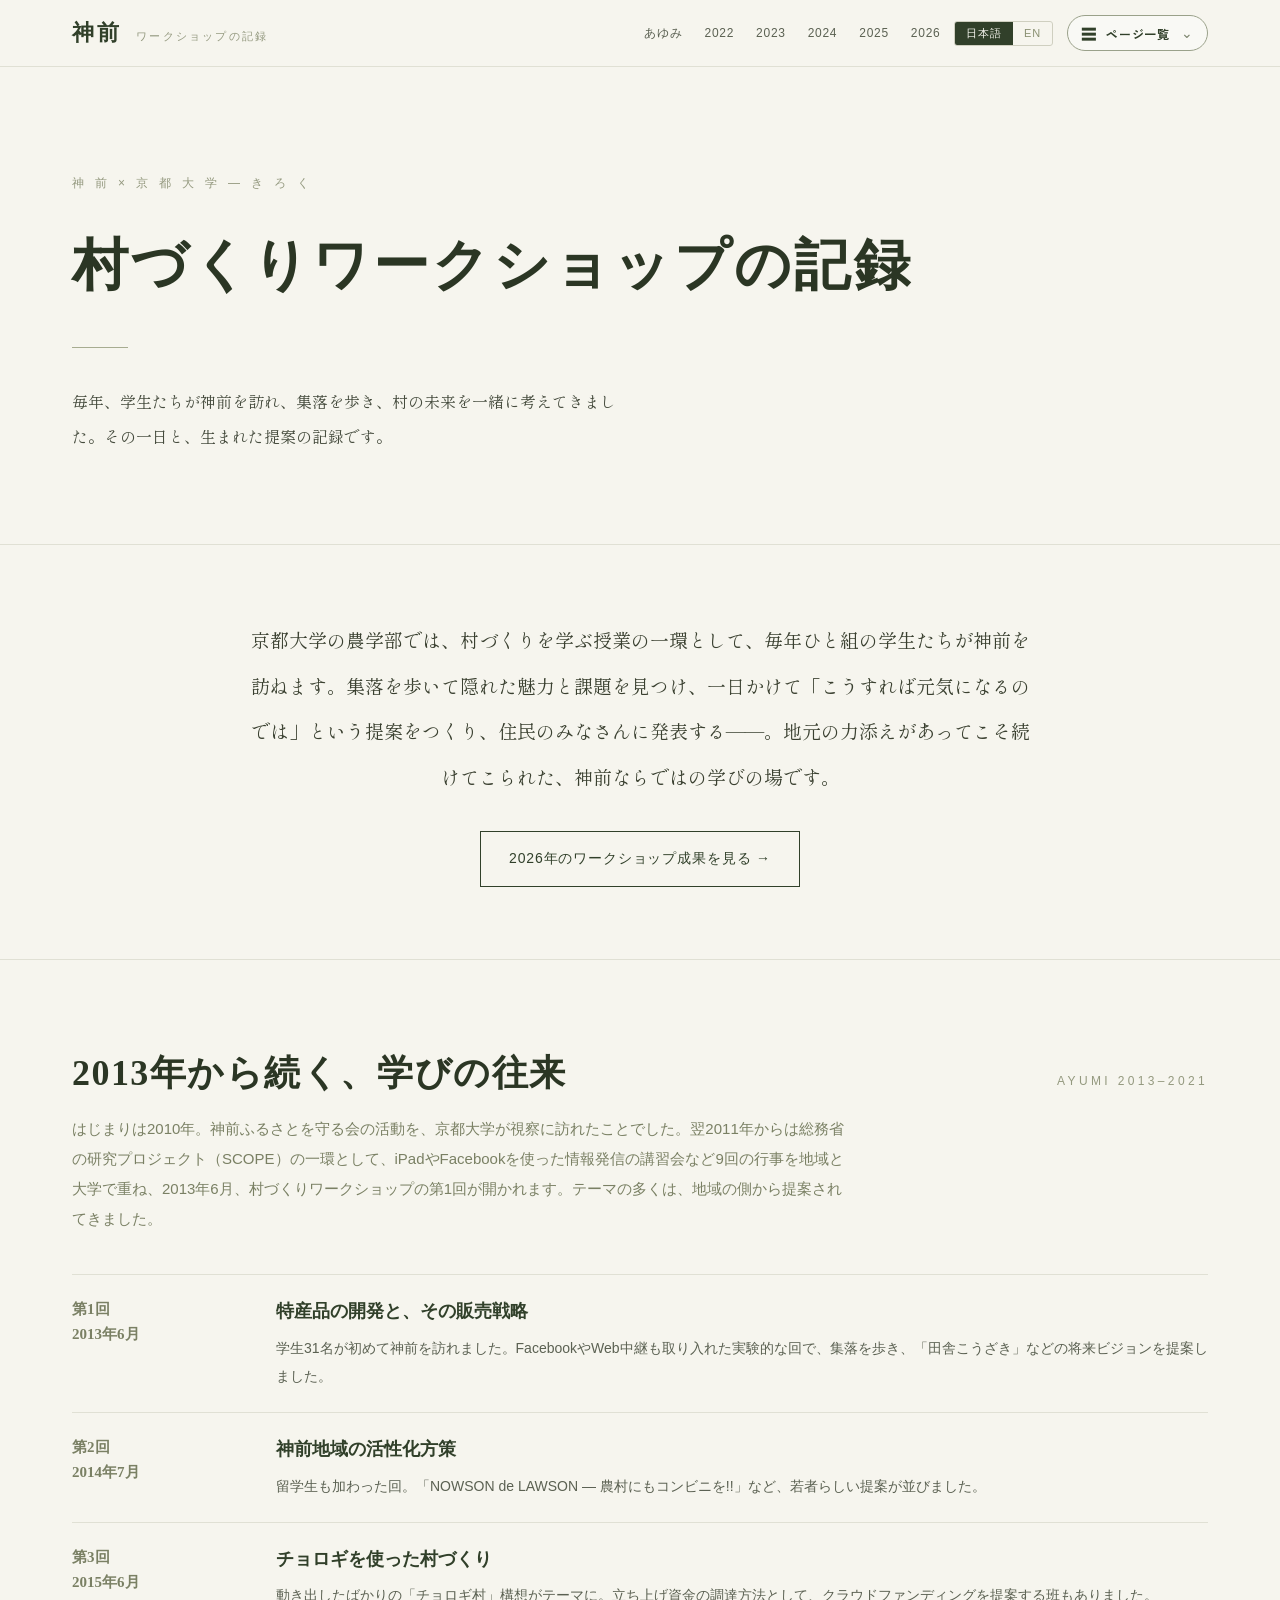
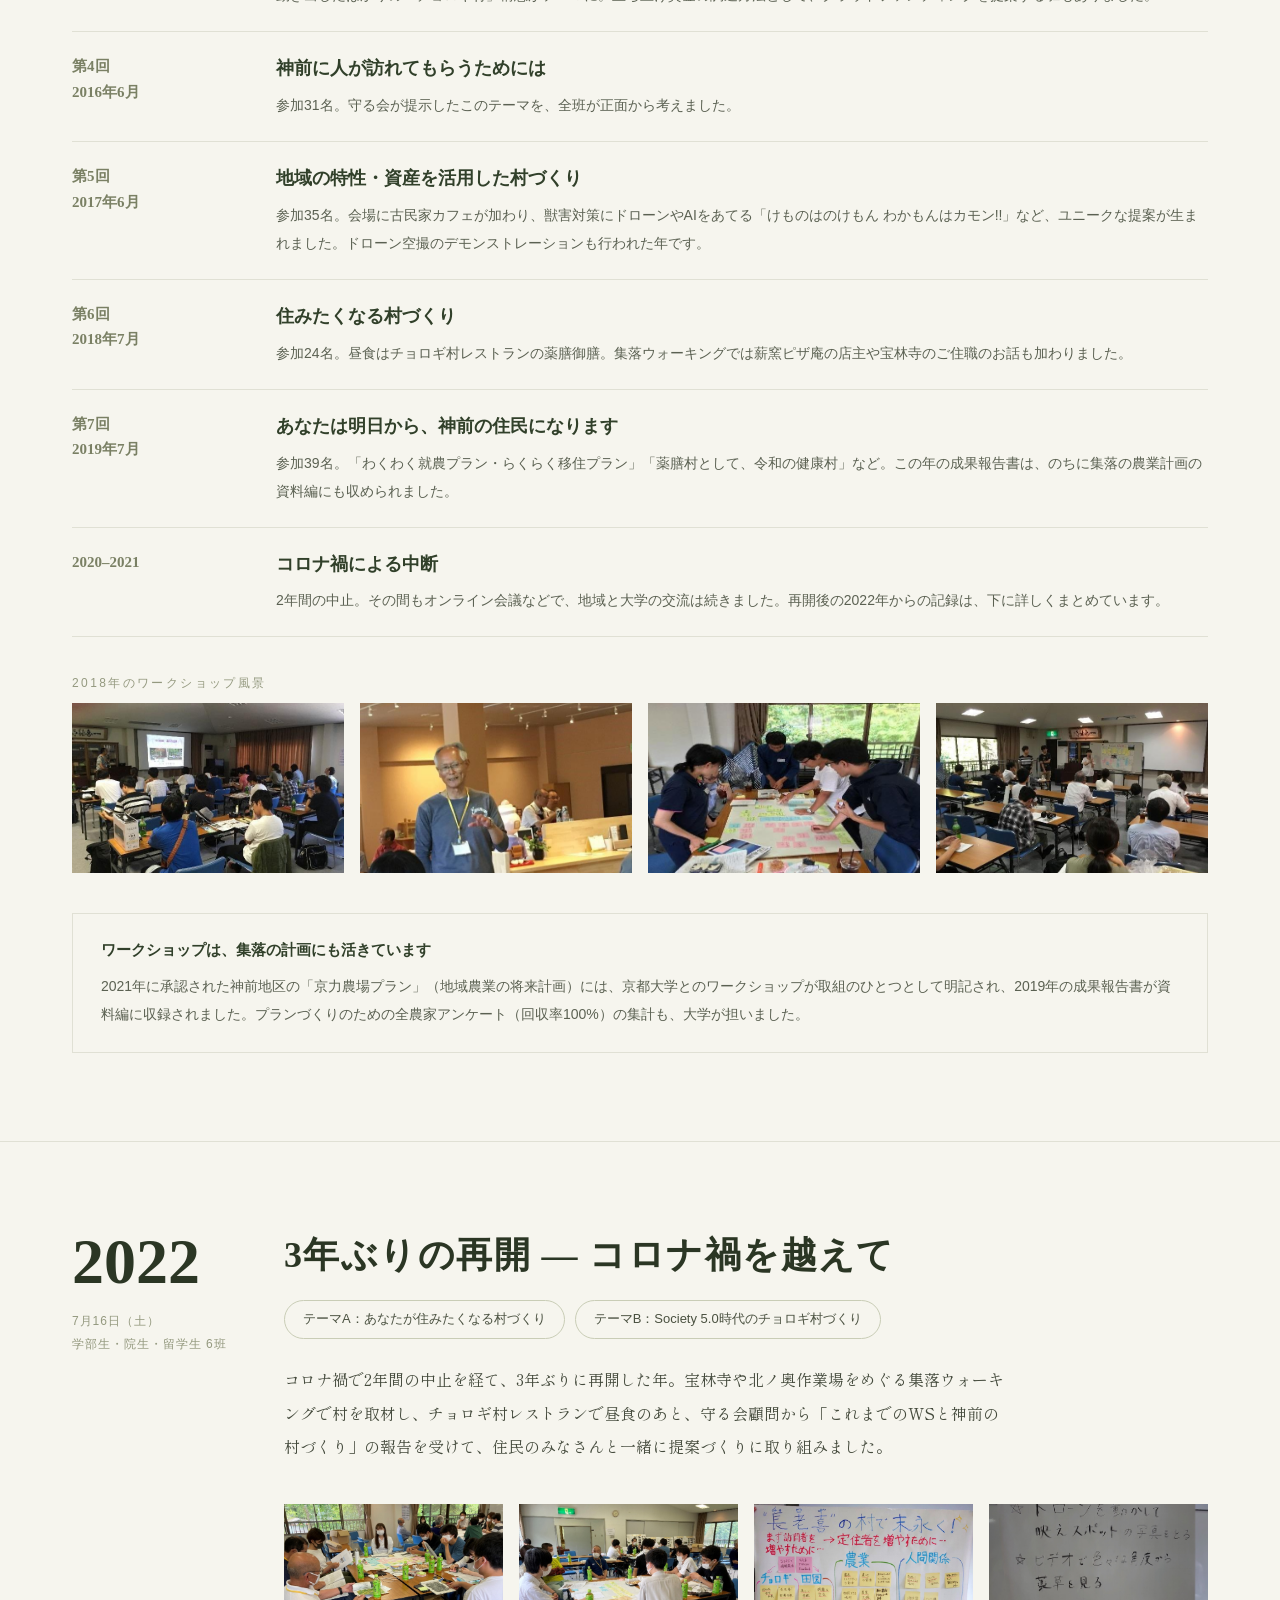
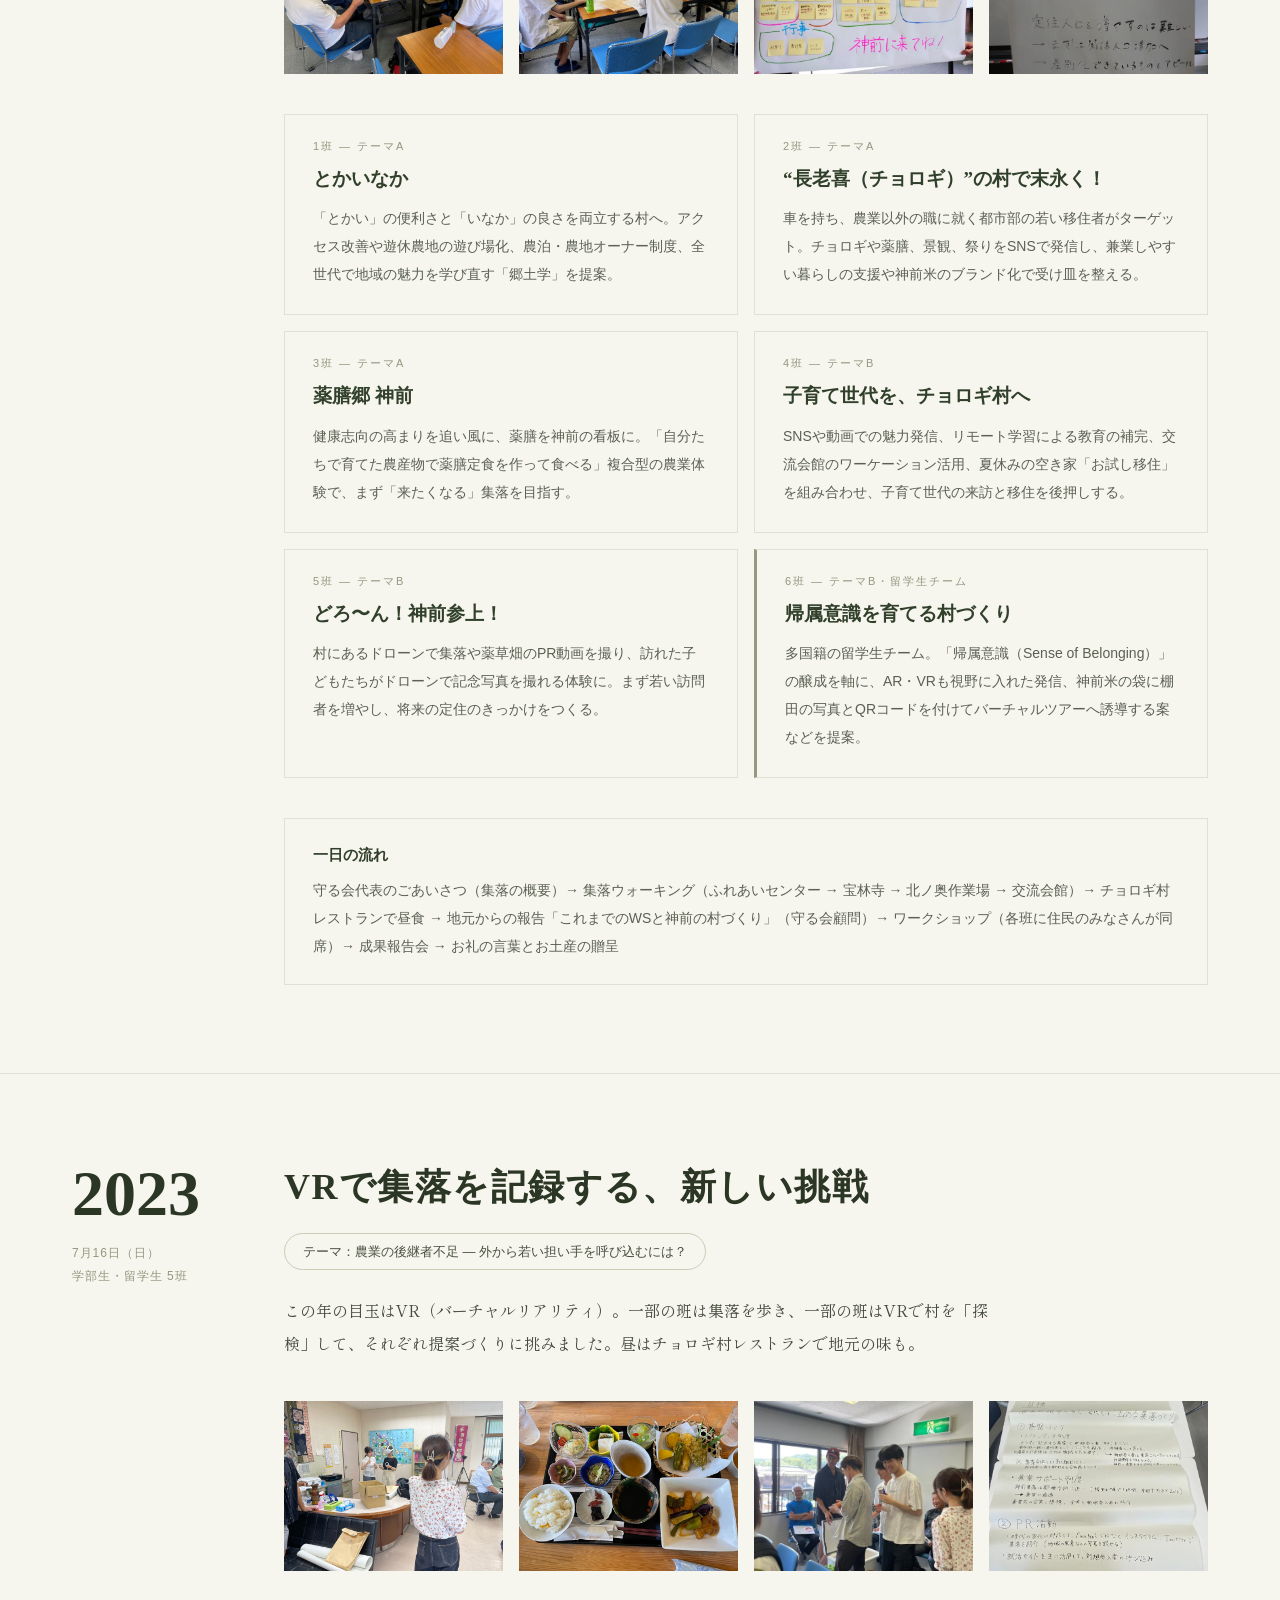
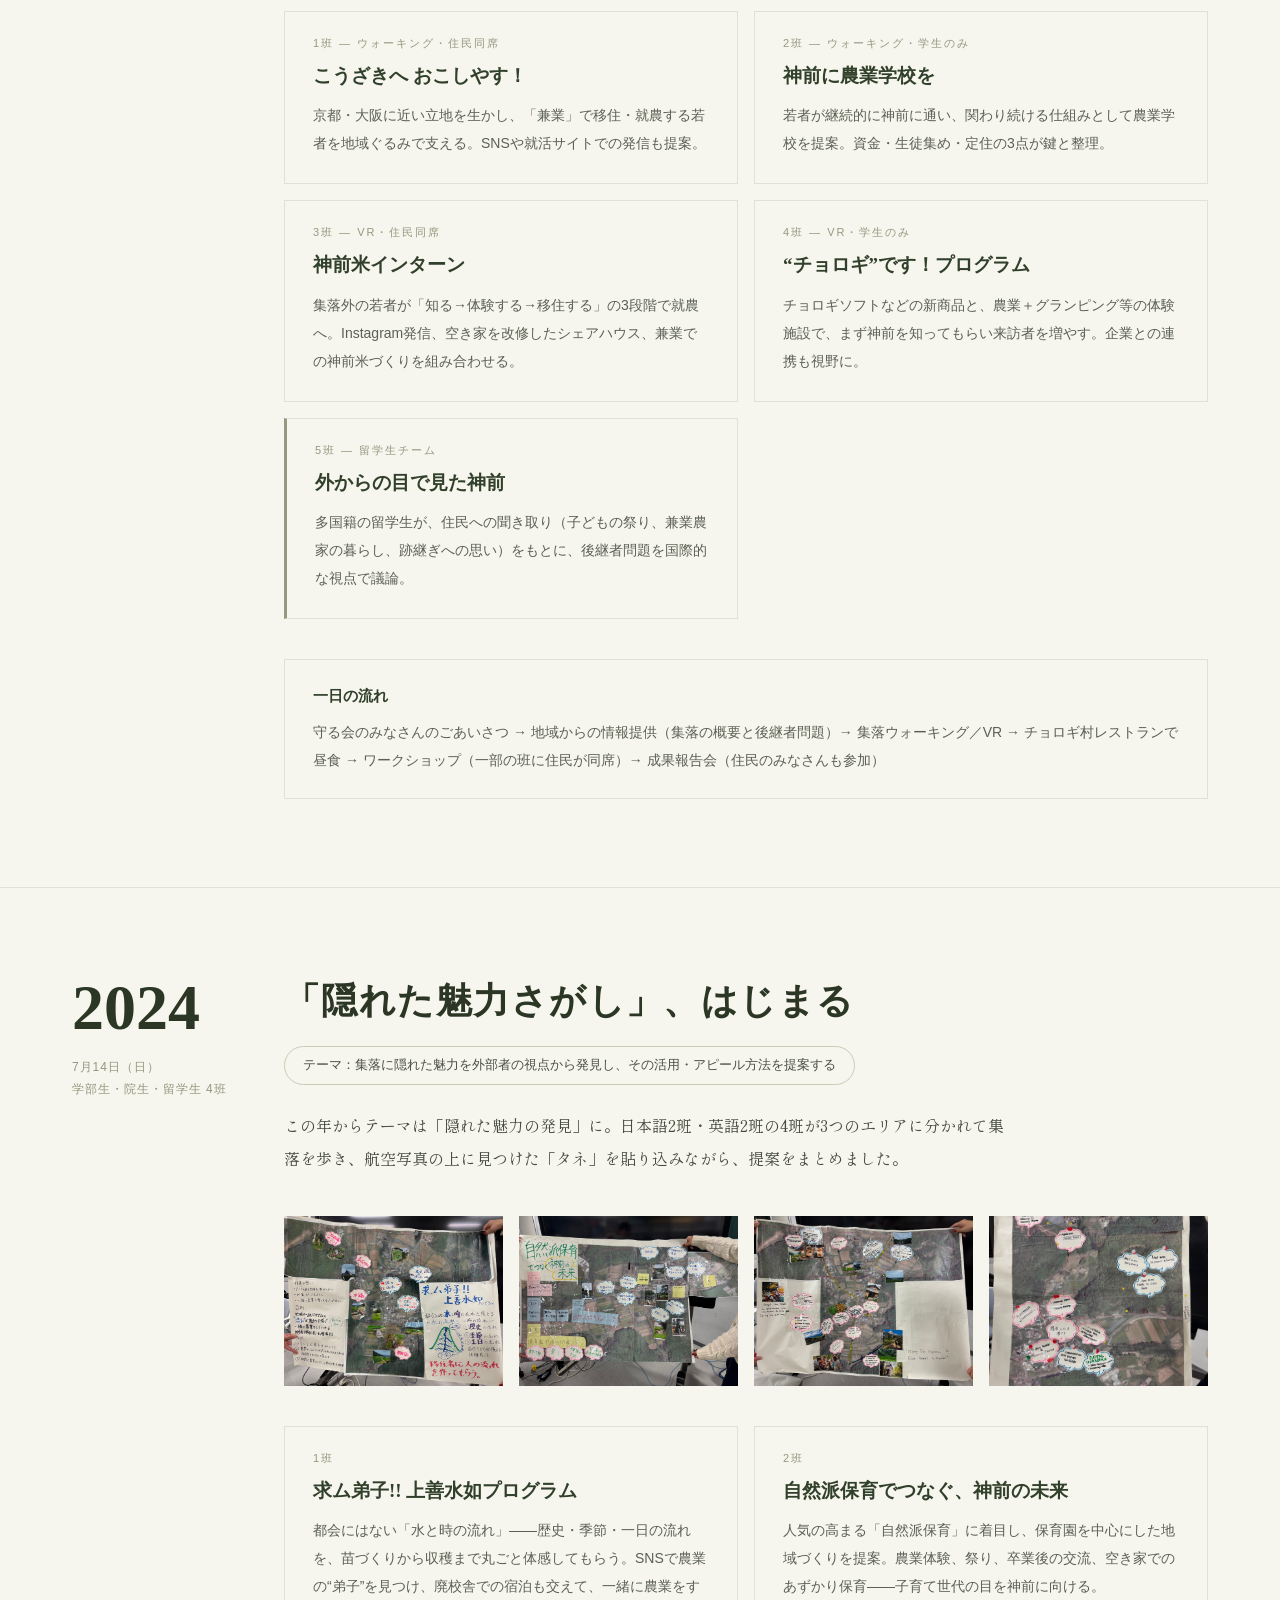
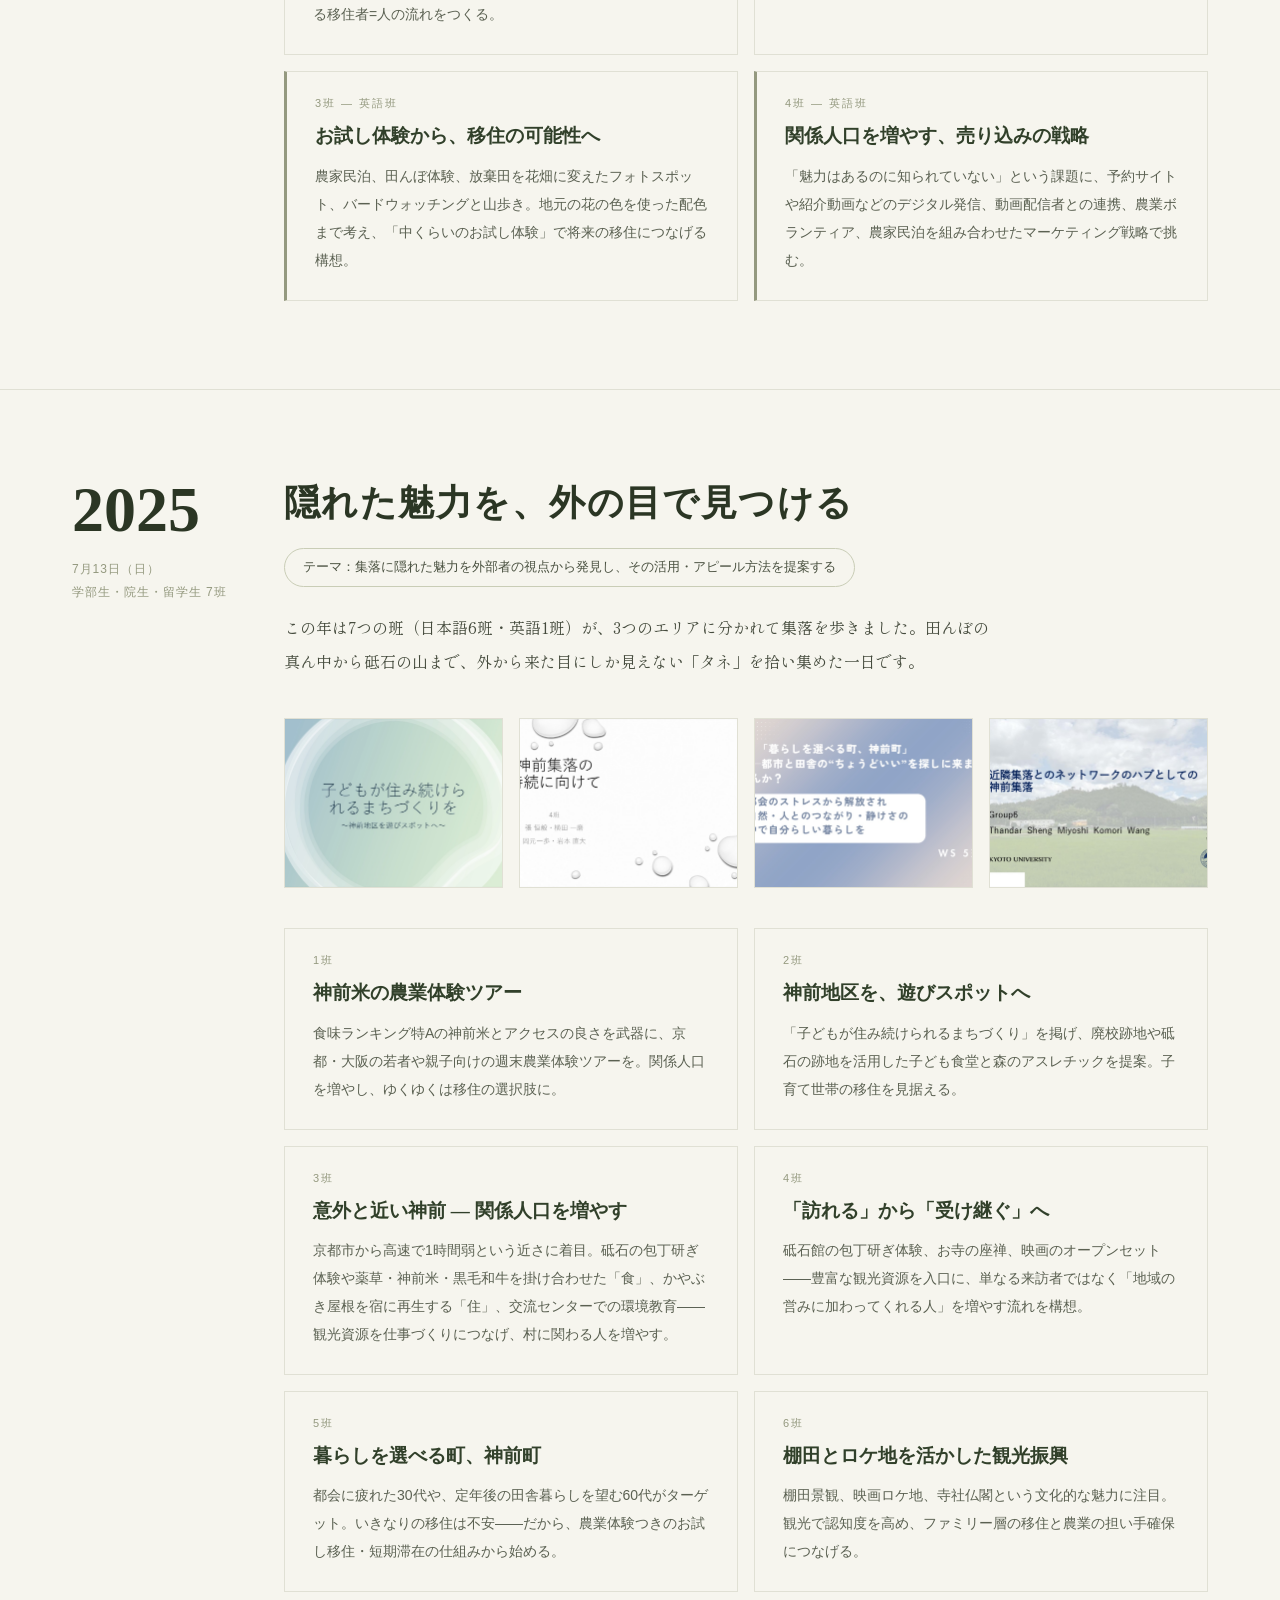
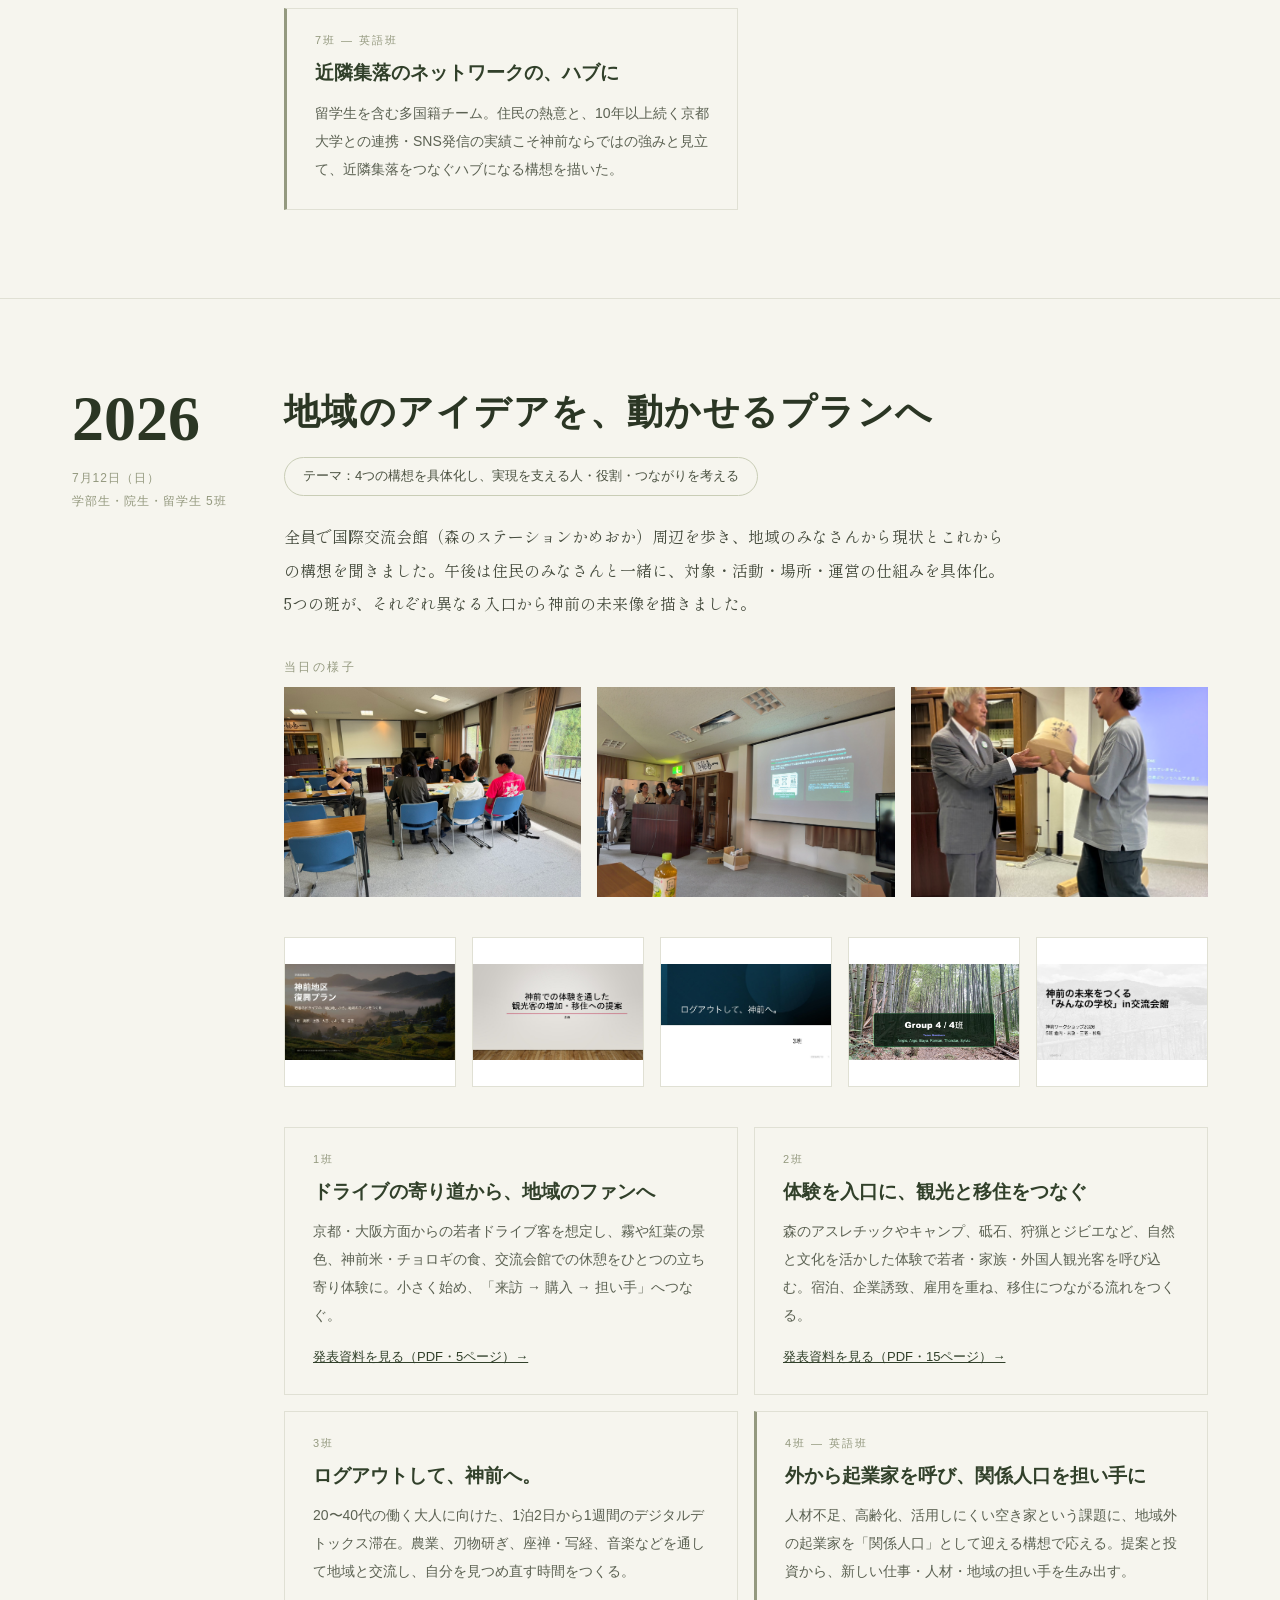
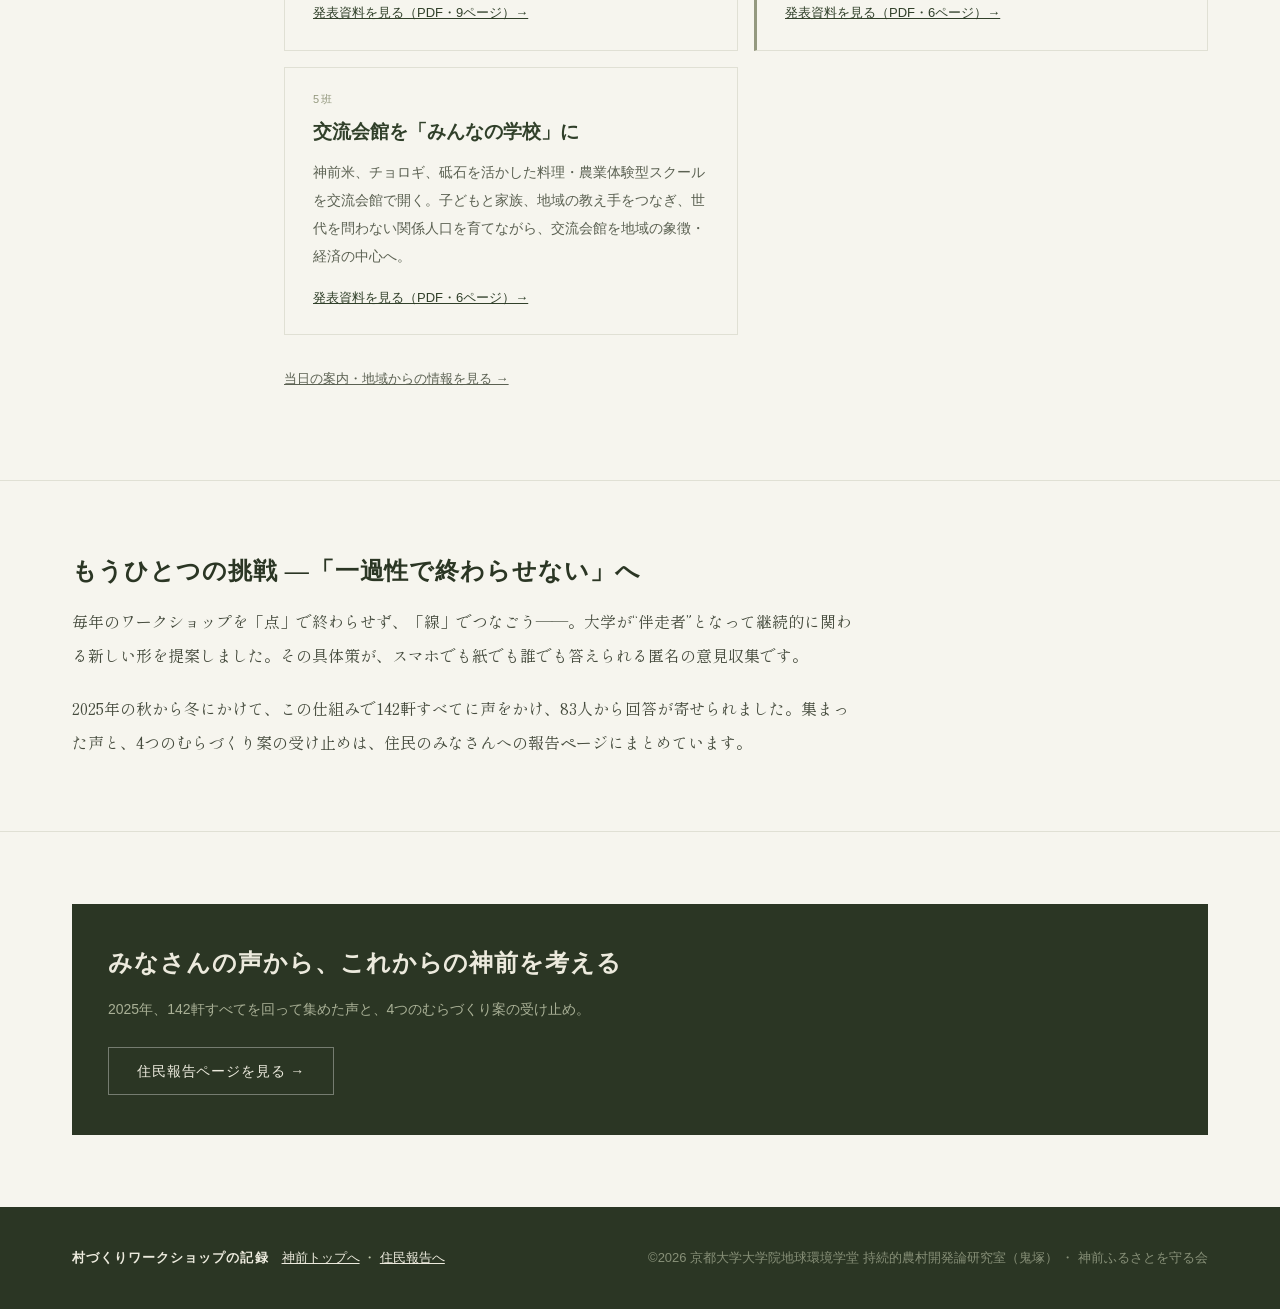
<file: kouzaki/workshops.html>
<!DOCTYPE html>
<html lang="ja">
<head>
<meta charset="utf-8">
<meta name="viewport" content="width=device-width, initial-scale=1">
<meta name="robots" content="noindex">
<title>村づくりワークショップの記録 ― 神前 × 京都大学</title>
<script>try{document.documentElement.lang=localStorage.getItem('kouzaki_lang')||'ja';}catch(e){}</script>
<meta name="description" content="神前（こうざき）で毎年ひらかれている、京都大学の学生との村づくりワークショップ。2013年から続くあゆみと、学生たちの提案の記録です。">
<link rel="icon" href="data:,">
<link rel="stylesheet" href="site-menu.css">
<script src="site-menu.js" defer></script>
<link rel="preconnect" href="https://fonts.googleapis.com">
<link rel="preconnect" href="https://fonts.gstatic.com" crossorigin>
<link href="https://fonts.googleapis.com/css2?family=Zen+Kaku+Gothic+New:wght@400;500;700&family=Shippori+Mincho+B1:wght@400;500;700&family=Zen+Old+Mincho:wght@400;600;700&display=swap" rel="stylesheet">
<style>
* { box-sizing: border-box; }
body { margin: 0; background: #f6f5ee; }
html { scroll-behavior: smooth; }
img { max-width: 100%; }
@media (max-width: 860px) {
  [style*="grid-template-columns:repeat(5,1fr)"] { grid-template-columns: 1fr 1fr !important; }
  [style*="grid-template-columns:repeat(4,1fr)"] { grid-template-columns: 1fr 1fr !important; }
  [style*="grid-template-columns:repeat(3,1fr)"] { grid-template-columns: 1fr !important; }
}
@media (max-width: 720px) {
  [style*="grid-template-columns:1fr 1fr"] { grid-template-columns: 1fr !important; }
  [style*="grid-template-columns:repeat(5,1fr)"] { grid-template-columns: 1fr !important; }
  [style*="grid-template-columns:repeat(4,1fr)"] { grid-template-columns: 1fr !important; }
  [style*="grid-template-columns:180px 1fr"] { grid-template-columns: 1fr !important; gap: 8px !important; }
  h1[style*=" 56px/1.6 "] { font-size: 32px !important; }
  h2[style*=" 36px/1.4 "] { font-size: 25px !important; }
  [style*=" 64px/1 "] { font-size: 46px !important; }
  p[style*=" 19px/2.4 "] { font-size: 16px !important; }
  [style*="padding:110px 32px 90px"] { padding: 64px 20px 56px !important; }
  [style*="padding:96px 32px"] { padding: 56px 20px !important; }
  [style*="padding:88px 32px"] { padding: 52px 20px !important; }
  [style*="padding:72px 32px"] { padding: 44px 20px !important; }
  [style*="padding:22px 32px"] { padding: 14px 16px !important; }
  [style*="gap:32px;font:400 13px/1"] { gap: 12px !important; flex-wrap: wrap !important; justify-content: flex-end !important; row-gap: 8px !important; }
  [style*="padding:40px 36px"] { padding: 26px 22px !important; }
  [style*="padding:26px 28px"] { padding: 20px 18px !important; }
}
html[lang="en"] .lang-ja { display: none; }
html[lang="ja"] .lang-en { display: none; }
.langtoggle { display:inline-flex; align-items:stretch; border:1px solid #cfcfc0; border-radius:3px; overflow:hidden; }
.langtoggle button { appearance:none; background:none; border:none; cursor:pointer; padding:6px 11px; font:500 11px/1 'Zen Kaku Gothic New',sans-serif; letter-spacing:.08em; color:#8a9072; transition:background .15s,color .15s; }
.langtoggle button.on { background:#31402a; color:#f6f5ee; }
</style>
</head>
<body>
<div style="background:#f6f5ee;color:#3a4030;font-family:'Zen Kaku Gothic New',sans-serif;min-height:100vh;">

  <!-- ================= nav ================= -->
  <div class="site-topbar" style="position:sticky;top:0;z-index:20;background:rgba(246,245,238,.92);backdrop-filter:blur(8px);border-bottom:1px solid #e0e0d4;">
    <div class="site-topbar-inner" style="max-width:1200px;margin:0 auto;display:flex;align-items:center;justify-content:space-between;padding:14px 32px;">
      <a class="site-topbar-brand" href="index.html" style="display:flex;align-items:baseline;gap:14px;text-decoration:none;">
        <span style="font:700 22px/1 'Zen Old Mincho',serif;color:#31402a;letter-spacing:.14em;">神前</span>
        <span class="site-topbar-subtitle" style="font:400 11px/1 'Zen Kaku Gothic New',sans-serif;color:#94997f;letter-spacing:.2em;"><span class="lang-ja">ワークショップの記録</span><span class="lang-en">Workshop Archive</span></span>
      </a>
      <div class="site-topbar-actions">
        <nav class="site-local-nav" aria-label="このページの内容">
          <a href="#rekidai"><span class="lang-ja">あゆみ</span><span class="lang-en">History</span></a>
          <a href="#y2022">2022</a>
          <a href="#y2023">2023</a>
          <a href="#y2024">2024</a>
          <a href="#y2025">2025</a>
          <a href="#y2026">2026</a>
        </nav>
        <span class="langtoggle" role="group" aria-label="language"><button type="button" data-lang="ja" onclick="setLang('ja')">日本語</button><button type="button" data-lang="en" onclick="setLang('en')">EN</button></span>
        <div class="site-directory-slot" data-site-directory-slot></div>
      </div>
    </div>
  </div>

  <!-- ================= hero ================= -->
  <div style="max-width:1200px;margin:0 auto;padding:110px 32px 90px;">
    <div style="font:400 12px/1 'Zen Kaku Gothic New',sans-serif;letter-spacing:.32em;color:#94997f;margin-bottom:32px;"><span class="lang-ja">神 前 × 京 都 大 学 ― き ろ く</span><span class="lang-en">KOUZAKI × KYOTO UNIVERSITY — A RECORD</span></div>
    <h1 style="margin:0;font:700 56px/1.6 'Zen Old Mincho',serif;color:#2b3624;letter-spacing:.06em;"><span class="lang-ja">村づくりワークショップの記録</span><span class="lang-en">A Record of the Village-Making Workshops</span></h1>
    <div style="width:56px;height:1px;background:#a7ac90;margin:36px 0;"></div>
    <p style="margin:0;max-width:560px;font:400 16px/2.2 'Shippori Mincho B1',serif;color:#454b3d;"><span class="lang-ja">毎年、学生たちが神前を訪れ、集落を歩き、村の未来を一緒に考えてきました。その一日と、生まれた提案の記録です。</span><span class="lang-en">Every year, students come to Kouzaki, walk the hamlet, and think through the village's future together with the people who live here. This is a record of those days, and of the ideas they gave rise to.</span></p>
  </div>

  <!-- ================= intro band ================= -->
  <div style="border-top:1px solid #e0e0d4;border-bottom:1px solid #e0e0d4;">
    <div style="max-width:1200px;margin:0 auto;padding:72px 32px;">
      <p style="margin:0 auto;max-width:780px;text-align:center;font:400 19px/2.4 'Shippori Mincho B1',serif;color:#3a4030;text-wrap:pretty;"><span class="lang-ja">京都大学の農学部では、村づくりを学ぶ授業の一環として、毎年ひと組の学生たちが神前を訪ねます。集落を歩いて隠れた魅力と課題を見つけ、一日かけて「こうすれば元気になるのでは」という提案をつくり、住民のみなさんに発表する——。地元の力添えがあってこそ続けてこられた、神前ならではの学びの場です。</span><span class="lang-en">In Kyoto University's Faculty of Agriculture, one group of students visits Kouzaki each year as part of a course on village-making. They walk the hamlet to find its hidden charms and the challenges it faces, spend a day shaping proposals for how the place might come alive again, and present them to the residents. It is a learning ground found nowhere else — one that has carried on only thanks to the help of the local community.</span></p>
      <p style="margin:32px auto 0;max-width:780px;text-align:center;font:400 14px/1.8 'Zen Kaku Gothic New',sans-serif;"><a href="#y2026" style="display:inline-block;border:1px solid #31402a;color:#31402a;padding:14px 28px;letter-spacing:.06em;text-decoration:none;"><span class="lang-ja">2026年のワークショップ成果を見る →</span><span class="lang-en">See the results of the 2026 workshop →</span></a></p>
    </div>
  </div>

  <!-- ================= 歴代のあゆみ 2013-2021 ================= -->
  <div id="rekidai">
    <div style="max-width:1200px;margin:0 auto;padding:88px 32px;">
      <div style="display:flex;align-items:baseline;justify-content:space-between;margin-bottom:16px;">
        <h2 style="margin:0;font:600 36px/1.4 'Zen Old Mincho',serif;color:#2b3624;letter-spacing:.04em;"><span class="lang-ja">2013年から続く、学びの往来</span><span class="lang-en">A Coming and Going of Learning, Since 2013</span></h2>
        <span style="font:400 12px/1 'Zen Kaku Gothic New',sans-serif;letter-spacing:.28em;color:#94997f;">AYUMI 2013–2021</span>
      </div>
      <p style="margin:0 0 40px;max-width:780px;font:400 15px/2 'Zen Kaku Gothic New',sans-serif;color:#7a8064;"><span class="lang-ja">はじまりは2010年。神前ふるさとを守る会の活動を、京都大学が視察に訪れたことでした。翌2011年からは総務省の研究プロジェクト（SCOPE）の一環として、iPadやFacebookを使った情報発信の講習会など9回の行事を地域と大学で重ね、2013年6月、村づくりワークショップの第1回が開かれます。テーマの多くは、地域の側から提案されてきました。</span><span class="lang-en">It began in 2010, when Kyoto University came to observe the work of the Kouzaki Hometown Preservation Society. From 2011, as part of a research project under the Ministry of Internal Affairs and Communications (SCOPE), the village and the university held nine events together — among them workshops on sharing local news with iPads and Facebook — and in June 2013 the first village-making workshop opened. Many of the themes, over the years, have come from the community's own side.</span></p>

      <div style="display:grid;grid-template-columns:180px 1fr;gap:24px;padding:22px 0;border-top:1px solid #e0e0d4;">
        <div style="font:600 15px/1.7 'Zen Old Mincho',serif;color:#7a8064;"><span class="lang-ja">第1回<br>2013年6月</span><span class="lang-en">1st<br>June 2013</span></div>
        <div><h3 style="margin:0 0 8px;font:600 18px/1.6 'Zen Old Mincho',serif;color:#31402a;"><span class="lang-ja">特産品の開発と、その販売戦略</span><span class="lang-en">Developing Local Products, and How to Sell Them</span></h3><p style="margin:0;font:400 14px/2 'Zen Kaku Gothic New',sans-serif;color:#5b6152;"><span class="lang-ja">学生31名が初めて神前を訪れました。FacebookやWeb中継も取り入れた実験的な回で、集落を歩き、「田舎こうざき」などの将来ビジョンを提案しました。</span><span class="lang-en">Thirty-one students came to Kouzaki for the very first time. It was an experimental round that folded in Facebook and live web streaming; they walked the hamlet and offered visions of its future, among them "Inaka Kouzaki" (Kouzaki, the countryside).</span></p></div>
      </div>
      <div style="display:grid;grid-template-columns:180px 1fr;gap:24px;padding:22px 0;border-top:1px solid #e0e0d4;">
        <div style="font:600 15px/1.7 'Zen Old Mincho',serif;color:#7a8064;"><span class="lang-ja">第2回<br>2014年7月</span><span class="lang-en">2nd<br>July 2014</span></div>
        <div><h3 style="margin:0 0 8px;font:600 18px/1.6 'Zen Old Mincho',serif;color:#31402a;"><span class="lang-ja">神前地域の活性化方策</span><span class="lang-en">Ways to Revitalize the Kouzaki Area</span></h3><p style="margin:0;font:400 14px/2 'Zen Kaku Gothic New',sans-serif;color:#5b6152;"><span class="lang-ja">留学生も加わった回。「NOWSON de LAWSON ― 農村にもコンビニを!!」など、若者らしい提案が並びました。</span><span class="lang-en">International students joined this round. Youthful ideas lined up one after another — like "NOWSON de LAWSON — a convenience store for the countryside too!!"</span></p></div>
      </div>
      <div style="display:grid;grid-template-columns:180px 1fr;gap:24px;padding:22px 0;border-top:1px solid #e0e0d4;">
        <div style="font:600 15px/1.7 'Zen Old Mincho',serif;color:#7a8064;"><span class="lang-ja">第3回<br>2015年6月</span><span class="lang-en">3rd<br>June 2015</span></div>
        <div><h3 style="margin:0 0 8px;font:600 18px/1.6 'Zen Old Mincho',serif;color:#31402a;"><span class="lang-ja">チョロギを使った村づくり</span><span class="lang-en">Village-Making with Chorogi</span></h3><p style="margin:0;font:400 14px/2 'Zen Kaku Gothic New',sans-serif;color:#5b6152;"><span class="lang-ja">動き出したばかりの「チョロギ村」構想がテーマに。立ち上げ資金の調達方法として、クラウドファンディングを提案する班もありました。</span><span class="lang-en">The theme was the just-launched "Chorogi Village" concept. One group even proposed crowdfunding as a way to raise the money to get it off the ground.</span></p></div>
      </div>
      <div style="display:grid;grid-template-columns:180px 1fr;gap:24px;padding:22px 0;border-top:1px solid #e0e0d4;">
        <div style="font:600 15px/1.7 'Zen Old Mincho',serif;color:#7a8064;"><span class="lang-ja">第4回<br>2016年6月</span><span class="lang-en">4th<br>June 2016</span></div>
        <div><h3 style="margin:0 0 8px;font:600 18px/1.6 'Zen Old Mincho',serif;color:#31402a;"><span class="lang-ja">神前に人が訪れてもらうためには</span><span class="lang-en">How to Get People to Come to Kouzaki</span></h3><p style="margin:0;font:400 14px/2 'Zen Kaku Gothic New',sans-serif;color:#5b6152;"><span class="lang-ja">参加31名。守る会が提示したこのテーマを、全班が正面から考えました。</span><span class="lang-en">Thirty-one took part. Every group met this theme, set by the Preservation Society, head-on.</span></p></div>
      </div>
      <div style="display:grid;grid-template-columns:180px 1fr;gap:24px;padding:22px 0;border-top:1px solid #e0e0d4;">
        <div style="font:600 15px/1.7 'Zen Old Mincho',serif;color:#7a8064;"><span class="lang-ja">第5回<br>2017年6月</span><span class="lang-en">5th<br>June 2017</span></div>
        <div><h3 style="margin:0 0 8px;font:600 18px/1.6 'Zen Old Mincho',serif;color:#31402a;"><span class="lang-ja">地域の特性・資産を活用した村づくり</span><span class="lang-en">Village-Making that Draws on Local Character and Assets</span></h3><p style="margin:0;font:400 14px/2 'Zen Kaku Gothic New',sans-serif;color:#5b6152;"><span class="lang-ja">参加35名。会場に古民家カフェが加わり、獣害対策にドローンやAIをあてる「けものはのけもん わかもんはカモン!!」など、ユニークな提案が生まれました。ドローン空撮のデモンストレーションも行われた年です。</span><span class="lang-en">Thirty-five took part. An old-farmhouse café was added to the venue, and one-of-a-kind ideas emerged — such as "Kemono wa Nokemon, Wakamon wa Kamon!!," turning drones and AI on the problem of wildlife damage. It was also the year of a drone aerial-photography demonstration.</span></p></div>
      </div>
      <div style="display:grid;grid-template-columns:180px 1fr;gap:24px;padding:22px 0;border-top:1px solid #e0e0d4;">
        <div style="font:600 15px/1.7 'Zen Old Mincho',serif;color:#7a8064;"><span class="lang-ja">第6回<br>2018年7月</span><span class="lang-en">6th<br>July 2018</span></div>
        <div><h3 style="margin:0 0 8px;font:600 18px/1.6 'Zen Old Mincho',serif;color:#31402a;"><span class="lang-ja">住みたくなる村づくり</span><span class="lang-en">Village-Making that Makes You Want to Live There</span></h3><p style="margin:0;font:400 14px/2 'Zen Kaku Gothic New',sans-serif;color:#5b6152;"><span class="lang-ja">参加24名。昼食はチョロギ村レストランの薬膳御膳。集落ウォーキングでは薪窯ピザ庵の店主や宝林寺のご住職のお話も加わりました。</span><span class="lang-en">Twenty-four took part. Lunch was the medicinal-cuisine set at the Chorogi Village Restaurant. On the hamlet walk, the owner of the wood-fired pizza hut and the head priest of Hōrin-ji temple joined in with their stories.</span></p></div>
      </div>
      <div style="display:grid;grid-template-columns:180px 1fr;gap:24px;padding:22px 0;border-top:1px solid #e0e0d4;">
        <div style="font:600 15px/1.7 'Zen Old Mincho',serif;color:#7a8064;"><span class="lang-ja">第7回<br>2019年7月</span><span class="lang-en">7th<br>July 2019</span></div>
        <div><h3 style="margin:0 0 8px;font:600 18px/1.6 'Zen Old Mincho',serif;color:#31402a;"><span class="lang-ja">あなたは明日から、神前の住民になります</span><span class="lang-en">From Tomorrow, You Are a Resident of Kouzaki</span></h3><p style="margin:0;font:400 14px/2 'Zen Kaku Gothic New',sans-serif;color:#5b6152;"><span class="lang-ja">参加39名。「わくわく就農プラン・らくらく移住プラン」「薬膳村として、令和の健康村」など。この年の成果報告書は、のちに集落の農業計画の資料編にも収められました。</span><span class="lang-en">Thirty-nine took part, with ideas like "The Exciting Farming Plan / The Easy Move-In Plan" and "A Medicinal-Cuisine Village — a health village for the Reiwa era." The report from this year was later gathered into the appendix of the hamlet's own farming plan.</span></p></div>
      </div>
      <div style="display:grid;grid-template-columns:180px 1fr;gap:24px;padding:22px 0;border-top:1px solid #e0e0d4;border-bottom:1px solid #e0e0d4;">
        <div style="font:600 15px/1.7 'Zen Old Mincho',serif;color:#7a8064;">2020–2021</div>
        <div><h3 style="margin:0 0 8px;font:600 18px/1.6 'Zen Old Mincho',serif;color:#31402a;"><span class="lang-ja">コロナ禍による中断</span><span class="lang-en">A Pause, Through the Pandemic</span></h3><p style="margin:0;font:400 14px/2 'Zen Kaku Gothic New',sans-serif;color:#5b6152;"><span class="lang-ja">2年間の中止。その間もオンライン会議などで、地域と大学の交流は続きました。再開後の2022年からの記録は、下に詳しくまとめています。</span><span class="lang-en">Two years off. Even so, the village and the university kept in touch through online meetings and the like. The record from 2022 onward, after the workshops resumed, is set out in detail below.</span></p></div>
      </div>

      <div style="margin:40px 0 0;">
        <div style="font:400 12px/1 'Zen Kaku Gothic New',sans-serif;letter-spacing:.2em;color:#94997f;margin-bottom:14px;"><span class="lang-ja">2018年のワークショップ風景</span><span class="lang-en">Scenes from the 2018 workshop</span></div>
        <div style="display:grid;grid-template-columns:repeat(4,1fr);gap:16px;">
          <img src="photos/ws2018_lecture.jpg" alt="神前集落の村づくりの紹介（2018年）" title="神前集落の村づくりの紹介（2018年）" style="width:100%;height:170px;object-fit:cover;display:block;">
          <img src="photos/ws2018_chorogi.jpg" alt="チョロギの村づくりの紹介（2018年）" title="チョロギの村づくりの紹介（2018年）" style="width:100%;height:170px;object-fit:cover;display:block;">
          <img src="photos/ws2018_work.jpg" alt="ワークショップの様子（2018年）" title="ワークショップの様子（2018年）" style="width:100%;height:170px;object-fit:cover;display:block;">
          <img src="photos/ws2018_presentation.jpg" alt="成果報告会の様子（2018年）" title="成果報告会の様子（2018年）" style="width:100%;height:170px;object-fit:cover;display:block;">
        </div>
      </div>

      <div style="margin-top:40px;border:1px solid #e0e0d4;padding:24px 28px;">
        <div style="font:600 15px/1.7 'Zen Old Mincho',serif;color:#31402a;margin-bottom:8px;"><span class="lang-ja">ワークショップは、集落の計画にも活きています</span><span class="lang-en">The Workshops Feed Into the Hamlet's Own Plans</span></div>
        <div style="font:400 14px/2 'Zen Kaku Gothic New',sans-serif;color:#5b6152;"><span class="lang-ja">2021年に承認された神前地区の「京力農場プラン」（地域農業の将来計画）には、京都大学とのワークショップが取組のひとつとして明記され、2019年の成果報告書が資料編に収録されました。プランづくりのための全農家アンケート（回収率100%）の集計も、大学が担いました。</span><span class="lang-en">In the Kouzaki district's "Kyōryoku Farm Plan" (a long-term plan for local farming), approved in 2021, the workshops with Kyoto University are set down as one of the initiatives undertaken, and the 2019 report was included in its appendix. The university also handled the tallying of the survey of every farming household — a 100% response rate — that fed into drawing up the plan.</span></div>
      </div>
    </div>
  </div>

  <!-- ================= 2022 ================= -->
  <div id="y2022" style="border-top:1px solid #e0e0d4;">
    <div style="max-width:1200px;margin:0 auto;padding:88px 32px;">
      <div style="display:grid;grid-template-columns:180px 1fr;gap:32px;">
        <div>
          <div style="font:600 64px/1 'Zen Old Mincho',serif;color:#2b3624;">2022</div>
          <div style="margin-top:16px;font:400 12px/1.9 'Zen Kaku Gothic New',sans-serif;color:#94997f;letter-spacing:.08em;"><span class="lang-ja">7月16日（土）<br>学部生・院生・留学生 6班</span><span class="lang-en">Sat, 16 July<br>Undergraduate, graduate & international students · 6 groups</span></div>
        </div>
        <div>
          <h2 style="margin:0;font:600 36px/1.4 'Zen Old Mincho',serif;color:#2b3624;letter-spacing:.04em;"><span class="lang-ja">3年ぶりの再開 ― コロナ禍を越えて</span><span class="lang-en">Back After Three Years — Beyond the Pandemic</span></h2>
          <div style="margin-top:20px;display:flex;flex-wrap:wrap;gap:10px;">
            <span style="display:inline-block;border:1px solid #c9cdb6;color:#4a5140;font:400 13px/1.6 'Zen Kaku Gothic New',sans-serif;padding:8px 18px;border-radius:999px;"><span class="lang-ja">テーマA：あなたが住みたくなる村づくり</span><span class="lang-en">Theme A: Village-Making That Makes You Want to Live Here</span></span>
            <span style="display:inline-block;border:1px solid #c9cdb6;color:#4a5140;font:400 13px/1.6 'Zen Kaku Gothic New',sans-serif;padding:8px 18px;border-radius:999px;"><span class="lang-ja">テーマB：Society 5.0時代のチョロギ村づくり</span><span class="lang-en">Theme B: Chorogi Village-Making for the Society 5.0 Era</span></span>
          </div>
          <p style="margin:24px 0 0;max-width:720px;font:400 16px/2.1 'Shippori Mincho B1',serif;color:#454b3d;"><span class="lang-ja">コロナ禍で2年間の中止を経て、3年ぶりに再開した年。宝林寺や北ノ奥作業場をめぐる集落ウォーキングで村を取材し、チョロギ村レストランで昼食のあと、守る会顧問から「これまでのWSと神前の村づくり」の報告を受けて、住民のみなさんと一緒に提案づくりに取り組みました。</span><span class="lang-en">The year the workshop came back after two years lost to the pandemic. Students got to know the village on a hamlet walk that took in Hōrin-ji temple and the Kita-no-oku workshop; then, after lunch at the Chorogi Village Restaurant and a talk by an adviser to the Preservation Society on "The workshops so far, and village-making in Kouzaki," they set about building proposals together with the residents.</span></p>

          <div style="display:grid;grid-template-columns:repeat(4,1fr);gap:16px;margin:40px 0 0;">
            <img src="photos/ws2022_dialog.jpg" alt="住民のみなさんへの聞き取り（2022年）" title="住民のみなさんへの聞き取り（2022年）" style="width:100%;height:170px;object-fit:cover;display:block;">
            <img src="photos/ws2022_work.jpg" alt="ワークショップの様子（2022年）" title="ワークショップの様子（2022年）" style="width:100%;height:170px;object-fit:cover;display:block;">
            <img src="photos/poster2022_g2.jpg" alt="2班の成果ポスター「長老喜の村で末永く！」" title="2班の成果ポスター「長老喜の村で末永く！」" style="width:100%;height:170px;object-fit:cover;display:block;">
            <img src="photos/poster2022_g5.jpg" alt="5班の成果ポスター「どろ〜ん！神前参上！」" title="5班の成果ポスター「どろ〜ん！神前参上！」" style="width:100%;height:170px;object-fit:cover;display:block;">
          </div>

          <div style="display:grid;grid-template-columns:1fr 1fr;gap:16px;margin-top:40px;">
            <div style="border:1px solid #e0e0d4;padding:26px 28px;">
              <div style="font:400 11px/1 'Zen Kaku Gothic New',sans-serif;letter-spacing:.18em;color:#94997f;margin-bottom:12px;"><span class="lang-ja">1班 ― テーマA</span><span class="lang-en">Group 1 — Theme A</span></div>
              <h3 style="margin:0 0 10px;font:600 19px/1.6 'Zen Old Mincho',serif;color:#31402a;"><span class="lang-ja">とかいなか</span><span class="lang-en">Tokainaka — City-Meets-Country</span></h3>
              <p style="margin:0;font:400 14px/2 'Zen Kaku Gothic New',sans-serif;color:#5b6152;"><span class="lang-ja">「とかい」の便利さと「いなか」の良さを両立する村へ。アクセス改善や遊休農地の遊び場化、農泊・農地オーナー制度、全世代で地域の魅力を学び直す「郷土学」を提案。</span><span class="lang-en">A village that holds onto both the convenience of the city (tokai) and the good of the country (inaka). Their ideas: better access, turning idle farmland into places to play, farm-stays and a farmland-owner scheme, and a "local studies" course in which every generation relearns what makes the place special.</span></p>
            </div>
            <div style="border:1px solid #e0e0d4;padding:26px 28px;">
              <div style="font:400 11px/1 'Zen Kaku Gothic New',sans-serif;letter-spacing:.18em;color:#94997f;margin-bottom:12px;"><span class="lang-ja">2班 ― テーマA</span><span class="lang-en">Group 2 — Theme A</span></div>
              <h3 style="margin:0 0 10px;font:600 19px/1.6 'Zen Old Mincho',serif;color:#31402a;"><span class="lang-ja">“長老喜（チョロギ）”の村で末永く！</span><span class="lang-en">A Long, Happy Life in "Chōrōki" (Chorogi) Village!</span></h3>
              <p style="margin:0;font:400 14px/2 'Zen Kaku Gothic New',sans-serif;color:#5b6152;"><span class="lang-ja">車を持ち、農業以外の職に就く都市部の若い移住者がターゲット。チョロギや薬膳、景観、祭りをSNSで発信し、兼業しやすい暮らしの支援や神前米のブランド化で受け皿を整える。</span><span class="lang-en">The target: young city-dwellers who own a car and work outside farming. Put chorogi, medicinal cuisine, the scenery and the festivals out on social media, then ready the landing pad — support for a life that blends farming with other work, and branding for Kouzaki rice.</span></p>
            </div>
            <div style="border:1px solid #e0e0d4;padding:26px 28px;">
              <div style="font:400 11px/1 'Zen Kaku Gothic New',sans-serif;letter-spacing:.18em;color:#94997f;margin-bottom:12px;"><span class="lang-ja">3班 ― テーマA</span><span class="lang-en">Group 3 — Theme A</span></div>
              <h3 style="margin:0 0 10px;font:600 19px/1.6 'Zen Old Mincho',serif;color:#31402a;"><span class="lang-ja">薬膳郷 神前</span><span class="lang-en">Kouzaki, Home of Medicinal Cuisine</span></h3>
              <p style="margin:0;font:400 14px/2 'Zen Kaku Gothic New',sans-serif;color:#5b6152;"><span class="lang-ja">健康志向の高まりを追い風に、薬膳を神前の看板に。「自分たちで育てた農産物で薬膳定食を作って食べる」複合型の農業体験で、まず「来たくなる」集落を目指す。</span><span class="lang-en">With growing interest in health as a tailwind, make medicinal cuisine Kouzaki's calling card. Through a layered farm experience — "grow the produce yourself, then cook and share a medicinal-cuisine set meal" — first become a hamlet people want to come to.</span></p>
            </div>
            <div style="border:1px solid #e0e0d4;padding:26px 28px;">
              <div style="font:400 11px/1 'Zen Kaku Gothic New',sans-serif;letter-spacing:.18em;color:#94997f;margin-bottom:12px;"><span class="lang-ja">4班 ― テーマB</span><span class="lang-en">Group 4 — Theme B</span></div>
              <h3 style="margin:0 0 10px;font:600 19px/1.6 'Zen Old Mincho',serif;color:#31402a;"><span class="lang-ja">子育て世代を、チョロギ村へ</span><span class="lang-en">Bringing Young Families to Chorogi Village</span></h3>
              <p style="margin:0;font:400 14px/2 'Zen Kaku Gothic New',sans-serif;color:#5b6152;"><span class="lang-ja">SNSや動画での魅力発信、リモート学習による教育の補完、交流会館のワーケーション活用、夏休みの空き家「お試し移住」を組み合わせ、子育て世代の来訪と移住を後押しする。</span><span class="lang-en">Bring together social media and video to show the village off, remote learning to fill out education, the community hall for workations, and a summer "trial move-in" at vacant houses — all to encourage families with children to visit, and to settle.</span></p>
            </div>
            <div style="border:1px solid #e0e0d4;padding:26px 28px;">
              <div style="font:400 11px/1 'Zen Kaku Gothic New',sans-serif;letter-spacing:.18em;color:#94997f;margin-bottom:12px;"><span class="lang-ja">5班 ― テーマB</span><span class="lang-en">Group 5 — Theme B</span></div>
              <h3 style="margin:0 0 10px;font:600 19px/1.6 'Zen Old Mincho',serif;color:#31402a;"><span class="lang-ja">どろ〜ん！神前参上！</span><span class="lang-en">Dro-o-one! Kouzaki Arrives!</span></h3>
              <p style="margin:0;font:400 14px/2 'Zen Kaku Gothic New',sans-serif;color:#5b6152;"><span class="lang-ja">村にあるドローンで集落や薬草畑のPR動画を撮り、訪れた子どもたちがドローンで記念写真を撮れる体験に。まず若い訪問者を増やし、将来の定住のきっかけをつくる。</span><span class="lang-en">Use the village's own drone to film promo clips of the hamlet and the herb fields, and let visiting children take keepsake photos from the air. Draw in more young visitors first, and plant the seed for settling down later.</span></p>
            </div>
            <div style="border:1px solid #e0e0d4;border-left:3px solid #94997f;padding:26px 28px;">
              <div style="font:400 11px/1 'Zen Kaku Gothic New',sans-serif;letter-spacing:.18em;color:#94997f;margin-bottom:12px;"><span class="lang-ja">6班 ― テーマB・留学生チーム</span><span class="lang-en">Group 6 — Theme B · International Team</span></div>
              <h3 style="margin:0 0 10px;font:600 19px/1.6 'Zen Old Mincho',serif;color:#31402a;"><span class="lang-ja">帰属意識を育てる村づくり</span><span class="lang-en">Village-Making that Grows a Sense of Belonging</span></h3>
              <p style="margin:0;font:400 14px/2 'Zen Kaku Gothic New',sans-serif;color:#5b6152;"><span class="lang-ja">多国籍の留学生チーム。「帰属意識（Sense of Belonging）」の醸成を軸に、AR・VRも視野に入れた発信、神前米の袋に棚田の写真とQRコードを付けてバーチャルツアーへ誘導する案などを提案。</span><span class="lang-en">A team of international students from several countries. Building on the idea of nurturing a "sense of belonging," they reached toward AR and VR — among other things, putting a photo of the terraced rice fields and a QR code on bags of Kouzaki rice to lead people into a virtual tour.</span></p>
            </div>
          </div>

          <div style="margin-top:40px;border:1px solid #e0e0d4;padding:24px 28px;">
            <div style="font:600 15px/1.7 'Zen Old Mincho',serif;color:#31402a;margin-bottom:8px;"><span class="lang-ja">一日の流れ</span><span class="lang-en">How the Day Went</span></div>
            <div style="font:400 14px/2 'Zen Kaku Gothic New',sans-serif;color:#5b6152;"><span class="lang-ja">守る会代表のごあいさつ（集落の概要）→ 集落ウォーキング（ふれあいセンター → 宝林寺 → 北ノ奥作業場 → 交流会館）→ チョロギ村レストランで昼食 → 地元からの報告「これまでのWSと神前の村づくり」（守る会顧問）→ ワークショップ（各班に住民のみなさんが同席）→ 成果報告会 → お礼の言葉とお土産の贈呈</span><span class="lang-en">A welcome from the head of the Preservation Society (an overview of the hamlet) → a hamlet walk (Fureai Center → Hōrin-ji temple → Kita-no-oku workshop → community hall) → lunch at the Chorogi Village Restaurant → a local report, "The workshops so far, and village-making in Kouzaki" (an adviser to the Preservation Society) → the workshop (residents sitting in with each group) → the results presentation → words of thanks and a parting gift of local produce</span></div>
          </div>
        </div>
      </div>
    </div>
  </div>

  <!-- ================= 2023 ================= -->
  <div id="y2023" style="border-top:1px solid #e0e0d4;">
    <div style="max-width:1200px;margin:0 auto;padding:88px 32px;">
      <div style="display:grid;grid-template-columns:180px 1fr;gap:32px;">
        <div>
          <div style="font:600 64px/1 'Zen Old Mincho',serif;color:#2b3624;">2023</div>
          <div style="margin-top:16px;font:400 12px/1.9 'Zen Kaku Gothic New',sans-serif;color:#94997f;letter-spacing:.08em;"><span class="lang-ja">7月16日（日）<br>学部生・留学生 5班</span><span class="lang-en">Sun, 16 July<br>Undergraduate & international students · 5 groups</span></div>
        </div>
        <div>
          <h2 style="margin:0;font:600 36px/1.4 'Zen Old Mincho',serif;color:#2b3624;letter-spacing:.04em;"><span class="lang-ja">VRで集落を記録する、新しい挑戦</span><span class="lang-en">A New Experiment — Recording the Hamlet in VR</span></h2>
          <div style="margin-top:20px;"><span style="display:inline-block;border:1px solid #c9cdb6;color:#4a5140;font:400 13px/1 'Zen Kaku Gothic New',sans-serif;padding:11px 18px;border-radius:999px;"><span class="lang-ja">テーマ：農業の後継者不足 ― 外から若い担い手を呼び込むには？</span><span class="lang-en">Theme: Too few farming successors — how do you draw young hands in from outside?</span></span></div>
          <p style="margin:24px 0 0;max-width:720px;font:400 16px/2.1 'Shippori Mincho B1',serif;color:#454b3d;"><span class="lang-ja">この年の目玉はVR（バーチャルリアリティ）。一部の班は集落を歩き、一部の班はVRで村を「探検」して、それぞれ提案づくりに挑みました。昼はチョロギ村レストランで地元の味も。</span><span class="lang-en">The centerpiece this year was VR (virtual reality). Some groups walked the hamlet; others "explored" the village in VR — and each set about shaping its own proposals. Lunch, once more, brought the local flavors of the Chorogi Village Restaurant.</span></p>

          <div style="display:grid;grid-template-columns:repeat(4,1fr);gap:16px;margin:40px 0 0;">
            <img src="photos/ws2023_vr.jpg" alt="VR体験の様子（2023年）" title="VR体験の様子（2023年）" style="width:100%;height:170px;object-fit:cover;display:block;">
            <img src="photos/ws2023_yakuzen.jpg" alt="チョロギ村レストランの薬膳料理（2023年）" title="チョロギ村レストランの薬膳料理（2023年）" style="width:100%;height:170px;object-fit:cover;display:block;">
            <img src="photos/ws2023_groupwork.jpg" alt="ワークショップの様子（2023年）" title="ワークショップの様子（2023年）" style="width:100%;height:170px;object-fit:cover;display:block;">
            <img src="photos/poster2023_g1.jpg" alt="1班の成果ポスター「こうざきへ おこしやす！」（2023年）" title="1班の成果ポスター「こうざきへ おこしやす！」（2023年）" style="width:100%;height:170px;object-fit:cover;display:block;">
          </div>

          <div style="display:grid;grid-template-columns:1fr 1fr;gap:16px;margin-top:40px;">
            <div style="border:1px solid #e0e0d4;padding:26px 28px;">
              <div style="font:400 11px/1 'Zen Kaku Gothic New',sans-serif;letter-spacing:.18em;color:#94997f;margin-bottom:12px;"><span class="lang-ja">1班 ― ウォーキング・住民同席</span><span class="lang-en">Group 1 — Walk · With Residents</span></div>
              <h3 style="margin:0 0 10px;font:600 19px/1.6 'Zen Old Mincho',serif;color:#31402a;"><span class="lang-ja">こうざきへ おこしやす！</span><span class="lang-en">Okoshi-yasu! Come On Over to Kouzaki!</span></h3>
              <p style="margin:0;font:400 14px/2 'Zen Kaku Gothic New',sans-serif;color:#5b6152;"><span class="lang-ja">京都・大阪に近い立地を生かし、「兼業」で移住・就農する若者を地域ぐるみで支える。SNSや就活サイトでの発信も提案。</span><span class="lang-en">Make the most of being close to Kyoto and Osaka, and rally the whole community behind young people who move in and take up farming as a sideline. They also proposed spreading the word on social media and job-hunting sites.</span></p>
            </div>
            <div style="border:1px solid #e0e0d4;padding:26px 28px;">
              <div style="font:400 11px/1 'Zen Kaku Gothic New',sans-serif;letter-spacing:.18em;color:#94997f;margin-bottom:12px;"><span class="lang-ja">2班 ― ウォーキング・学生のみ</span><span class="lang-en">Group 2 — Walk · Students Only</span></div>
              <h3 style="margin:0 0 10px;font:600 19px/1.6 'Zen Old Mincho',serif;color:#31402a;"><span class="lang-ja">神前に農業学校を</span><span class="lang-en">A Farming School for Kouzaki</span></h3>
              <p style="margin:0;font:400 14px/2 'Zen Kaku Gothic New',sans-serif;color:#5b6152;"><span class="lang-ja">若者が継続的に神前に通い、関わり続ける仕組みとして農業学校を提案。資金・生徒集め・定住の3点が鍵と整理。</span><span class="lang-en">They proposed a farming school as a way for young people to keep coming back to Kouzaki and stay involved. Funding, drawing in students, and settling down, they figured, were the three keys.</span></p>
            </div>
            <div style="border:1px solid #e0e0d4;padding:26px 28px;">
              <div style="font:400 11px/1 'Zen Kaku Gothic New',sans-serif;letter-spacing:.18em;color:#94997f;margin-bottom:12px;"><span class="lang-ja">3班 ― VR・住民同席</span><span class="lang-en">Group 3 — VR · With Residents</span></div>
              <h3 style="margin:0 0 10px;font:600 19px/1.6 'Zen Old Mincho',serif;color:#31402a;"><span class="lang-ja">神前米インターン</span><span class="lang-en">The Kouzaki Rice Internship</span></h3>
              <p style="margin:0;font:400 14px/2 'Zen Kaku Gothic New',sans-serif;color:#5b6152;"><span class="lang-ja">集落外の若者が「知る→体験する→移住する」の3段階で就農へ。Instagram発信、空き家を改修したシェアハウス、兼業での神前米づくりを組み合わせる。</span><span class="lang-en">Young people from outside the hamlet reach farming in three stages — "learn → try → move in." Pair it with outreach on Instagram, a share house made from a renovated vacant home, and growing Kouzaki rice as a sideline.</span></p>
            </div>
            <div style="border:1px solid #e0e0d4;padding:26px 28px;">
              <div style="font:400 11px/1 'Zen Kaku Gothic New',sans-serif;letter-spacing:.18em;color:#94997f;margin-bottom:12px;"><span class="lang-ja">4班 ― VR・学生のみ</span><span class="lang-en">Group 4 — VR · Students Only</span></div>
              <h3 style="margin:0 0 10px;font:600 19px/1.6 'Zen Old Mincho',serif;color:#31402a;"><span class="lang-ja">“チョロギ”です！プログラム</span><span class="lang-en">It's "Chorogi"! The Program</span></h3>
              <p style="margin:0;font:400 14px/2 'Zen Kaku Gothic New',sans-serif;color:#5b6152;"><span class="lang-ja">チョロギソフトなどの新商品と、農業＋グランピング等の体験施設で、まず神前を知ってもらい来訪者を増やす。企業との連携も視野に。</span><span class="lang-en">New products like chorogi soft-serve, paired with experience facilities that mix farming and glamping, to get Kouzaki known first and bring more visitors in. Tie-ups with companies were in view as well.</span></p>
            </div>
            <div style="border:1px solid #e0e0d4;border-left:3px solid #94997f;padding:26px 28px;">
              <div style="font:400 11px/1 'Zen Kaku Gothic New',sans-serif;letter-spacing:.18em;color:#94997f;margin-bottom:12px;"><span class="lang-ja">5班 ― 留学生チーム</span><span class="lang-en">Group 5 — International Team</span></div>
              <h3 style="margin:0 0 10px;font:600 19px/1.6 'Zen Old Mincho',serif;color:#31402a;"><span class="lang-ja">外からの目で見た神前</span><span class="lang-en">Kouzaki Through Outside Eyes</span></h3>
              <p style="margin:0;font:400 14px/2 'Zen Kaku Gothic New',sans-serif;color:#5b6152;"><span class="lang-ja">多国籍の留学生が、住民への聞き取り（子どもの祭り、兼業農家の暮らし、跡継ぎへの思い）をもとに、後継者問題を国際的な視点で議論。</span><span class="lang-en">International students from several countries, drawing on interviews with residents — the children's festival, the lives of part-time farmers, feelings about who will carry things on — discussed the succession question from an international point of view.</span></p>
            </div>
          </div>

          <div style="margin-top:40px;border:1px solid #e0e0d4;padding:24px 28px;">
            <div style="font:600 15px/1.7 'Zen Old Mincho',serif;color:#31402a;margin-bottom:8px;"><span class="lang-ja">一日の流れ</span><span class="lang-en">How the Day Went</span></div>
            <div style="font:400 14px/2 'Zen Kaku Gothic New',sans-serif;color:#5b6152;"><span class="lang-ja">守る会のみなさんのごあいさつ → 地域からの情報提供（集落の概要と後継者問題）→ 集落ウォーキング／VR → チョロギ村レストランで昼食 → ワークショップ（一部の班に住民が同席）→ 成果報告会（住民のみなさんも参加）</span><span class="lang-en">A welcome from the members of the Preservation Society → a local briefing (an overview of the hamlet and the successor problem) → a hamlet walk / VR → lunch at the Chorogi Village Restaurant → the workshop (residents sitting in with some groups) → the results presentation (residents joining in too)</span></div>
          </div>
        </div>
      </div>
    </div>
  </div>

  <!-- ================= 2024 ================= -->
  <div id="y2024" style="border-top:1px solid #e0e0d4;">
    <div style="max-width:1200px;margin:0 auto;padding:88px 32px;">
      <div style="display:grid;grid-template-columns:180px 1fr;gap:32px;">
        <div>
          <div style="font:600 64px/1 'Zen Old Mincho',serif;color:#2b3624;">2024</div>
          <div style="margin-top:16px;font:400 12px/1.9 'Zen Kaku Gothic New',sans-serif;color:#94997f;letter-spacing:.08em;"><span class="lang-ja">7月14日（日）<br>学部生・院生・留学生 4班</span><span class="lang-en">Sun, 14 July<br>Undergraduate, graduate & international students · 4 groups</span></div>
        </div>
        <div>
          <h2 style="margin:0;font:600 36px/1.4 'Zen Old Mincho',serif;color:#2b3624;letter-spacing:.04em;"><span class="lang-ja">「隠れた魅力さがし」、はじまる</span><span class="lang-en">The Hunt for Hidden Charms Begins</span></h2>
          <div style="margin-top:20px;"><span style="display:inline-block;border:1px solid #c9cdb6;color:#4a5140;font:400 13px/1.6 'Zen Kaku Gothic New',sans-serif;padding:8px 18px;border-radius:999px;"><span class="lang-ja">テーマ：集落に隠れた魅力を外部者の視点から発見し、その活用・アピール方法を提案する</span><span class="lang-en">Theme: Find the hamlet's hidden charms through an outsider's eyes, and propose how to use and show them off</span></span></div>
          <p style="margin:24px 0 0;max-width:720px;font:400 16px/2.1 'Shippori Mincho B1',serif;color:#454b3d;"><span class="lang-ja">この年からテーマは「隠れた魅力の発見」に。日本語2班・英語2班の4班が3つのエリアに分かれて集落を歩き、航空写真の上に見つけた「タネ」を貼り込みながら、提案をまとめました。</span><span class="lang-en">From this year the theme became "finding hidden charms." Four groups — two working in Japanese, two in English — split across three areas and walked the hamlet, pinning the "seeds" they found onto an aerial photograph as they drew their proposals together.</span></p>

          <div style="display:grid;grid-template-columns:repeat(4,1fr);gap:16px;margin:40px 0 0;">
            <img src="photos/poster2024_g1.jpg" alt="2024年 1班の成果ポスター「求ム弟子!! 上善水如プログラム」" title="1班「求ム弟子!! 上善水如プログラム」" style="width:100%;height:170px;object-fit:cover;display:block;">
            <img src="photos/poster2024_g2.jpg" alt="2024年 2班の成果ポスター「自然派保育でつなぐ神前の未来」" title="2班「自然派保育でつなぐ神前の未来」" style="width:100%;height:170px;object-fit:cover;display:block;">
            <img src="photos/poster2024_g3.jpg" alt="2024年 3班の成果ポスター「Midway Trial Experience」" title="3班「Midway Trial Experience」" style="width:100%;height:170px;object-fit:cover;display:block;">
            <img src="photos/poster2024_g4.jpg" alt="2024年 4班の成果ポスター「Marketing Strategies」" title="4班「Marketing Strategies」" style="width:100%;height:170px;object-fit:cover;display:block;">
          </div>

          <div style="display:grid;grid-template-columns:1fr 1fr;gap:16px;margin-top:40px;">
            <div style="border:1px solid #e0e0d4;padding:26px 28px;">
              <div style="font:400 11px/1 'Zen Kaku Gothic New',sans-serif;letter-spacing:.18em;color:#94997f;margin-bottom:12px;"><span class="lang-ja">1班</span><span class="lang-en">Group 1</span></div>
              <h3 style="margin:0 0 10px;font:600 19px/1.6 'Zen Old Mincho',serif;color:#31402a;"><span class="lang-ja">求ム弟子!! 上善水如プログラム</span><span class="lang-en">Apprentices Wanted!! The "Be Like Water" Program</span></h3>
              <p style="margin:0;font:400 14px/2 'Zen Kaku Gothic New',sans-serif;color:#5b6152;"><span class="lang-ja">都会にはない「水と時の流れ」——歴史・季節・一日の流れを、苗づくりから収穫まで丸ごと体感してもらう。SNSで農業の“弟子”を見つけ、廃校舎での宿泊も交えて、一緒に農業をする移住者=人の流れをつくる。</span><span class="lang-en">The flow of water and time you won't find in the city — let people feel it whole, from raising seedlings to harvest: the flow of history, of the seasons, of a single day. Find farming "apprentices" on social media, throw in stays at the old schoolhouse, and create a flow of people — new residents who farm alongside you.</span></p>
            </div>
            <div style="border:1px solid #e0e0d4;padding:26px 28px;">
              <div style="font:400 11px/1 'Zen Kaku Gothic New',sans-serif;letter-spacing:.18em;color:#94997f;margin-bottom:12px;"><span class="lang-ja">2班</span><span class="lang-en">Group 2</span></div>
              <h3 style="margin:0 0 10px;font:600 19px/1.6 'Zen Old Mincho',serif;color:#31402a;"><span class="lang-ja">自然派保育でつなぐ、神前の未来</span><span class="lang-en">Nature-Based Childcare, Carrying Kouzaki's Future Forward</span></h3>
              <p style="margin:0;font:400 14px/2 'Zen Kaku Gothic New',sans-serif;color:#5b6152;"><span class="lang-ja">人気の高まる「自然派保育」に着目し、保育園を中心にした地域づくりを提案。農業体験、祭り、卒業後の交流、空き家でのあずかり保育——子育て世代の目を神前に向ける。</span><span class="lang-en">Taken with the growing appeal of "nature-based childcare," they proposed building the community around a nursery. Farm experiences, festivals, keeping in touch after children move on, drop-in childcare in vacant houses — all to turn young families' eyes toward Kouzaki.</span></p>
            </div>
            <div style="border:1px solid #e0e0d4;border-left:3px solid #94997f;padding:26px 28px;">
              <div style="font:400 11px/1 'Zen Kaku Gothic New',sans-serif;letter-spacing:.18em;color:#94997f;margin-bottom:12px;"><span class="lang-ja">3班 ― 英語班</span><span class="lang-en">Group 3 — English Team</span></div>
              <h3 style="margin:0 0 10px;font:600 19px/1.6 'Zen Old Mincho',serif;color:#31402a;"><span class="lang-ja">お試し体験から、移住の可能性へ</span><span class="lang-en">From a Trial Visit to the Possibility of Moving In</span></h3>
              <p style="margin:0;font:400 14px/2 'Zen Kaku Gothic New',sans-serif;color:#5b6152;"><span class="lang-ja">農家民泊、田んぼ体験、放棄田を花畑に変えたフォトスポット、バードウォッチングと山歩き。地元の花の色を使った配色まで考え、「中くらいのお試し体験」で将来の移住につなげる構想。</span><span class="lang-en">Farm-stays, rice-paddy experiences, a photo spot where an abandoned field becomes a flower meadow, birdwatching and mountain walks. They thought it through right down to a color palette drawn from the local flowers — a "medium-sized trial visit" meant to lead, in time, to moving in.</span></p>
            </div>
            <div style="border:1px solid #e0e0d4;border-left:3px solid #94997f;padding:26px 28px;">
              <div style="font:400 11px/1 'Zen Kaku Gothic New',sans-serif;letter-spacing:.18em;color:#94997f;margin-bottom:12px;"><span class="lang-ja">4班 ― 英語班</span><span class="lang-en">Group 4 — English Team</span></div>
              <h3 style="margin:0 0 10px;font:600 19px/1.6 'Zen Old Mincho',serif;color:#31402a;"><span class="lang-ja">関係人口を増やす、売り込みの戦略</span><span class="lang-en">A Marketing Strategy to Grow the "Connected Population"</span></h3>
              <p style="margin:0;font:400 14px/2 'Zen Kaku Gothic New',sans-serif;color:#5b6152;"><span class="lang-ja">「魅力はあるのに知られていない」という課題に、予約サイトや紹介動画などのデジタル発信、動画配信者との連携、農業ボランティア、農家民泊を組み合わせたマーケティング戦略で挑む。</span><span class="lang-en">Against the problem of "charm that no one knows about," they took on a marketing strategy woven from several threads — booking sites and short introductory videos and other digital outreach, tie-ups with video creators, farm volunteering, and farm-stays.</span></p>
            </div>
          </div>
        </div>
      </div>
    </div>
  </div>

  <!-- ================= 2025 ================= -->
  <div id="y2025" style="border-top:1px solid #e0e0d4;">
    <div style="max-width:1200px;margin:0 auto;padding:88px 32px;">
      <div style="display:grid;grid-template-columns:180px 1fr;gap:32px;">
        <div>
          <div style="font:600 64px/1 'Zen Old Mincho',serif;color:#2b3624;">2025</div>
          <div style="margin-top:16px;font:400 12px/1.9 'Zen Kaku Gothic New',sans-serif;color:#94997f;letter-spacing:.08em;"><span class="lang-ja">7月13日（日）<br>学部生・院生・留学生 7班</span><span class="lang-en">Sun, 13 July<br>Undergraduate, graduate & international students · 7 groups</span></div>
        </div>
        <div>
          <h2 style="margin:0;font:600 36px/1.4 'Zen Old Mincho',serif;color:#2b3624;letter-spacing:.04em;"><span class="lang-ja">隠れた魅力を、外の目で見つける</span><span class="lang-en">Finding Hidden Charms with Outside Eyes</span></h2>
          <div style="margin-top:20px;"><span style="display:inline-block;border:1px solid #c9cdb6;color:#4a5140;font:400 13px/1.6 'Zen Kaku Gothic New',sans-serif;padding:8px 18px;border-radius:999px;"><span class="lang-ja">テーマ：集落に隠れた魅力を外部者の視点から発見し、その活用・アピール方法を提案する</span><span class="lang-en">Theme: Find the hamlet's hidden charms through an outsider's eyes, and propose how to use and show them off</span></span></div>
          <p style="margin:24px 0 0;max-width:720px;font:400 16px/2.1 'Shippori Mincho B1',serif;color:#454b3d;"><span class="lang-ja">この年は7つの班（日本語6班・英語1班）が、3つのエリアに分かれて集落を歩きました。田んぼの真ん中から砥石の山まで、外から来た目にしか見えない「タネ」を拾い集めた一日です。</span><span class="lang-en">This year seven groups (six working in Japanese, one in English) split across three areas and walked the hamlet. From the middle of the paddies to the whetstone hills, it was a day of gathering up the "seeds" that only an outsider's eye can catch.</span></p>

          <div style="display:grid;grid-template-columns:repeat(4,1fr);gap:16px;margin:40px 0 0;">
            <img src="photos/slide2025_g2.jpg" alt="2班の発表スライド「子どもが住み続けられるまちづくりを」" title="2班の発表スライド" style="width:100%;height:170px;object-fit:cover;display:block;border:1px solid #e0e0d4;">
            <img src="photos/slide2025_g4.jpg" alt="4班の発表スライド「神前集落の持続に向けて」" title="4班の発表スライド" style="width:100%;height:170px;object-fit:cover;display:block;border:1px solid #e0e0d4;">
            <img src="photos/slide2025_g5.jpg" alt="5班の発表スライド「暮らしを選べる町、神前町」" title="5班の発表スライド" style="width:100%;height:170px;object-fit:cover;display:block;border:1px solid #e0e0d4;">
            <img src="photos/slide2025_g7.jpg" alt="7班（英語班）の発表スライド「近隣集落とのネットワークのハブとしての神前集落」" title="7班（英語班）の発表スライド" style="width:100%;height:170px;object-fit:cover;display:block;border:1px solid #e0e0d4;">
          </div>

          <div style="display:grid;grid-template-columns:1fr 1fr;gap:16px;margin-top:40px;">
            <div style="border:1px solid #e0e0d4;padding:26px 28px;">
              <div style="font:400 11px/1 'Zen Kaku Gothic New',sans-serif;letter-spacing:.18em;color:#94997f;margin-bottom:12px;"><span class="lang-ja">1班</span><span class="lang-en">Group 1</span></div>
              <h3 style="margin:0 0 10px;font:600 19px/1.6 'Zen Old Mincho',serif;color:#31402a;"><span class="lang-ja">神前米の農業体験ツアー</span><span class="lang-en">A Kouzaki Rice Farm-Experience Tour</span></h3>
              <p style="margin:0;font:400 14px/2 'Zen Kaku Gothic New',sans-serif;color:#5b6152;"><span class="lang-ja">食味ランキング特Aの神前米とアクセスの良さを武器に、京都・大阪の若者や親子向けの週末農業体験ツアーを。関係人口を増やし、ゆくゆくは移住の選択肢に。</span><span class="lang-en">With top-rated "Special A" Kouzaki rice and easy access as their strengths, a weekend farm-experience tour for young people and families from Kyoto and Osaka. Grow the connected population, and, further down the road, make moving in one of the choices.</span></p>
            </div>
            <div style="border:1px solid #e0e0d4;padding:26px 28px;">
              <div style="font:400 11px/1 'Zen Kaku Gothic New',sans-serif;letter-spacing:.18em;color:#94997f;margin-bottom:12px;"><span class="lang-ja">2班</span><span class="lang-en">Group 2</span></div>
              <h3 style="margin:0 0 10px;font:600 19px/1.6 'Zen Old Mincho',serif;color:#31402a;"><span class="lang-ja">神前地区を、遊びスポットへ</span><span class="lang-en">Turning the Kouzaki District into a Place to Play</span></h3>
              <p style="margin:0;font:400 14px/2 'Zen Kaku Gothic New',sans-serif;color:#5b6152;"><span class="lang-ja">「子どもが住み続けられるまちづくり」を掲げ、廃校跡地や砥石の跡地を活用した子ども食堂と森のアスレチックを提案。子育て世帯の移住を見据える。</span><span class="lang-en">Under the banner of "building a town where children can keep on living," they proposed a children's cafeteria and a forest adventure playground on the sites of the closed school and the old whetstone works — with families with children moving in firmly in view.</span></p>
            </div>
            <div style="border:1px solid #e0e0d4;padding:26px 28px;">
              <div style="font:400 11px/1 'Zen Kaku Gothic New',sans-serif;letter-spacing:.18em;color:#94997f;margin-bottom:12px;"><span class="lang-ja">3班</span><span class="lang-en">Group 3</span></div>
              <h3 style="margin:0 0 10px;font:600 19px/1.6 'Zen Old Mincho',serif;color:#31402a;"><span class="lang-ja">意外と近い神前 ― 関係人口を増やす</span><span class="lang-en">Kouzaki, Closer Than You'd Think — Growing the Connected Population</span></h3>
              <p style="margin:0;font:400 14px/2 'Zen Kaku Gothic New',sans-serif;color:#5b6152;"><span class="lang-ja">京都市から高速で1時間弱という近さに着目。砥石の包丁研ぎ体験や薬草・神前米・黒毛和牛を掛け合わせた「食」、かやぶき屋根を宿に再生する「住」、交流センターでの環境教育——観光資源を仕事づくりにつなげ、村に関わる人を増やす。</span><span class="lang-en">They seized on how close it is — under an hour from Kyoto City by expressway. A knife-sharpening experience on the local whetstone; "food" that layers herbs, Kouzaki rice and Japanese Black beef; "lodging" that brings a thatched roof back to life as an inn; environmental education at the community center — turning tourism assets into work, and drawing more people into the life of the village.</span></p>
            </div>
            <div style="border:1px solid #e0e0d4;padding:26px 28px;">
              <div style="font:400 11px/1 'Zen Kaku Gothic New',sans-serif;letter-spacing:.18em;color:#94997f;margin-bottom:12px;"><span class="lang-ja">4班</span><span class="lang-en">Group 4</span></div>
              <h3 style="margin:0 0 10px;font:600 19px/1.6 'Zen Old Mincho',serif;color:#31402a;"><span class="lang-ja">「訪れる」から「受け継ぐ」へ</span><span class="lang-en">From "Visiting" to "Carrying On"</span></h3>
              <p style="margin:0;font:400 14px/2 'Zen Kaku Gothic New',sans-serif;color:#5b6152;"><span class="lang-ja">砥石館の包丁研ぎ体験、お寺の座禅、映画のオープンセット——豊富な観光資源を入口に、単なる来訪者ではなく「地域の営みに加わってくれる人」を増やす流れを構想。</span><span class="lang-en">A knife-sharpening experience at the whetstone museum, zazen meditation at the temple, an open-air film set — using this wealth of tourism assets as the way in, they imagined a flow that brings not just visitors but "people who join in the work of the community."</span></p>
            </div>
            <div style="border:1px solid #e0e0d4;padding:26px 28px;">
              <div style="font:400 11px/1 'Zen Kaku Gothic New',sans-serif;letter-spacing:.18em;color:#94997f;margin-bottom:12px;"><span class="lang-ja">5班</span><span class="lang-en">Group 5</span></div>
              <h3 style="margin:0 0 10px;font:600 19px/1.6 'Zen Old Mincho',serif;color:#31402a;"><span class="lang-ja">暮らしを選べる町、神前町</span><span class="lang-en">Kouzaki, a Town Where You Choose How to Live</span></h3>
              <p style="margin:0;font:400 14px/2 'Zen Kaku Gothic New',sans-serif;color:#5b6152;"><span class="lang-ja">都会に疲れた30代や、定年後の田舎暮らしを望む60代がターゲット。いきなりの移住は不安——だから、農業体験つきのお試し移住・短期滞在の仕組みから始める。</span><span class="lang-en">Their target: people in their thirties worn down by the city, and people in their sixties who long for country living after retirement. Moving in all at once feels daunting — so begin with a scheme of trial move-ins and short stays that come with a taste of farming.</span></p>
            </div>
            <div style="border:1px solid #e0e0d4;padding:26px 28px;">
              <div style="font:400 11px/1 'Zen Kaku Gothic New',sans-serif;letter-spacing:.18em;color:#94997f;margin-bottom:12px;"><span class="lang-ja">6班</span><span class="lang-en">Group 6</span></div>
              <h3 style="margin:0 0 10px;font:600 19px/1.6 'Zen Old Mincho',serif;color:#31402a;"><span class="lang-ja">棚田とロケ地を活かした観光振興</span><span class="lang-en">Tourism Built on the Terraced Fields and Film Locations</span></h3>
              <p style="margin:0;font:400 14px/2 'Zen Kaku Gothic New',sans-serif;color:#5b6152;"><span class="lang-ja">棚田景観、映画ロケ地、寺社仏閣という文化的な魅力に注目。観光で認知度を高め、ファミリー層の移住と農業の担い手確保につなげる。</span><span class="lang-en">They turned to the cultural draws — the terraced-field scenery, the film locations, the temples and shrines. Raise the village's profile through tourism, then channel it into families moving in and into securing the next generation of farmers.</span></p>
            </div>
            <div style="border:1px solid #e0e0d4;border-left:3px solid #94997f;padding:26px 28px;">
              <div style="font:400 11px/1 'Zen Kaku Gothic New',sans-serif;letter-spacing:.18em;color:#94997f;margin-bottom:12px;"><span class="lang-ja">7班 ― 英語班</span><span class="lang-en">Group 7 — English Team</span></div>
              <h3 style="margin:0 0 10px;font:600 19px/1.6 'Zen Old Mincho',serif;color:#31402a;"><span class="lang-ja">近隣集落のネットワークの、ハブに</span><span class="lang-en">A Hub for a Network of Neighboring Hamlets</span></h3>
              <p style="margin:0;font:400 14px/2 'Zen Kaku Gothic New',sans-serif;color:#5b6152;"><span class="lang-ja">留学生を含む多国籍チーム。住民の熱意と、10年以上続く京都大学との連携・SNS発信の実績こそ神前ならではの強みと見立て、近隣集落をつなぐハブになる構想を描いた。</span><span class="lang-en">A team of several nationalities, international students among them. They read the residents' enthusiasm — along with more than ten years of partnership with Kyoto University and a track record of social-media outreach — as the strengths that belong to Kouzaki alone, and sketched a vision of the village as a hub that ties the neighboring hamlets together.</span></p>
            </div>
          </div>


        </div>
      </div>
    </div>
  </div>

  <!-- ================= 2026 ================= -->
  <div id="y2026" style="border-top:1px solid #e0e0d4;">
    <div style="max-width:1200px;margin:0 auto;padding:88px 32px;">
      <div style="display:grid;grid-template-columns:180px 1fr;gap:32px;">
        <div>
          <div style="font:600 64px/1 'Zen Old Mincho',serif;color:#2b3624;">2026</div>
          <div style="margin-top:16px;font:400 12px/1.9 'Zen Kaku Gothic New',sans-serif;color:#94997f;letter-spacing:.08em;"><span class="lang-ja">7月12日（日）<br>学部生・院生・留学生 5班</span><span class="lang-en">Sun, 12 July<br>Undergraduate, graduate &amp; international students · 5 groups</span></div>
        </div>
        <div>
          <h2 style="margin:0;font:600 36px/1.4 'Zen Old Mincho',serif;color:#2b3624;letter-spacing:.04em;"><span class="lang-ja">地域のアイデアを、動かせるプランへ</span><span class="lang-en">Turning Local Ideas into Workable Plans</span></h2>
          <div style="margin-top:20px;"><span style="display:inline-block;border:1px solid #c9cdb6;color:#4a5140;font:400 13px/1.6 'Zen Kaku Gothic New',sans-serif;padding:8px 18px;border-radius:999px;"><span class="lang-ja">テーマ：4つの構想を具体化し、実現を支える人・役割・つながりを考える</span><span class="lang-en">Theme: Make four visions concrete, then map the people, roles and relationships needed to realize them</span></span></div>
          <p style="margin:24px 0 0;max-width:720px;font:400 16px/2.1 'Shippori Mincho B1',serif;color:#454b3d;"><span class="lang-ja">全員で国際交流会館（森のステーションかめおか）周辺を歩き、地域のみなさんから現状とこれからの構想を聞きました。午後は住民のみなさんと一緒に、対象・活動・場所・運営の仕組みを具体化。5つの班が、それぞれ異なる入口から神前の未来像を描きました。</span><span class="lang-en">Everyone walked the area around the International Exchange House (Mori-no-Station Kameoka) and heard from residents about the present situation and their hopes for what comes next. In the afternoon, students and residents worked together to shape audiences, activities, places and ways of running them. Five groups approached Kouzaki's future from five different starting points.</span></p>

          <div style="margin-top:40px;">
            <div style="font:400 12px/1 'Zen Kaku Gothic New',sans-serif;letter-spacing:.2em;color:#94997f;margin-bottom:14px;"><span class="lang-ja">当日の様子</span><span class="lang-en">Scenes from the Day</span></div>
            <div style="display:grid;grid-template-columns:repeat(3,1fr);gap:16px;">
              <img src="photos/ws2026_workshop.jpg" alt="住民と学生が話し合うワークショップの様子（2026年）" title="住民と学生によるグループワーク" style="width:100%;height:210px;object-fit:cover;display:block;">
              <img src="photos/ws2026_presentation.jpg" alt="留学生班による成果発表の様子（2026年）" title="成果報告会での発表" style="width:100%;height:210px;object-fit:cover;display:block;">
              <img src="photos/ws2026_thanks.jpg" alt="ワークショップ終了後に地域から神前米を受け取る様子（2026年）" title="地域から神前米の贈呈" style="width:100%;height:210px;object-fit:cover;object-position:center 35%;display:block;">
            </div>
          </div>

          <div style="display:grid;grid-template-columns:repeat(5,1fr);gap:16px;margin:40px 0 0;">
            <a href="pdfs/2026/workshop2026-group1.pdf" target="_blank" rel="noopener" title="1班の発表資料（PDF）"><img src="photos/slide2026_g1.jpg" alt="1班の発表スライド「神前地区復興プラン」" style="width:100%;height:150px;object-fit:contain;background:#fff;display:block;border:1px solid #e0e0d4;"></a>
            <a href="pdfs/2026/workshop2026-group2.pdf" target="_blank" rel="noopener" title="2班の発表資料（PDF）"><img src="photos/slide2026_g2.jpg" alt="2班の発表スライド「神前での体験を通した観光客の増加・移住への提案」" style="width:100%;height:150px;object-fit:contain;background:#fff;display:block;border:1px solid #e0e0d4;"></a>
            <a href="pdfs/2026/workshop2026-group3.pdf" target="_blank" rel="noopener" title="3班の発表資料（PDF）"><img src="photos/slide2026_g3.jpg" alt="3班の発表スライド「ログアウトして、神前へ。」" style="width:100%;height:150px;object-fit:contain;background:#fff;display:block;border:1px solid #e0e0d4;"></a>
            <a href="pdfs/2026/workshop2026-group4.pdf" target="_blank" rel="noopener" title="4班の発表資料（PDF）"><img src="photos/slide2026_g4.jpg" alt="4班（英語班）の発表スライド" style="width:100%;height:150px;object-fit:contain;background:#fff;display:block;border:1px solid #e0e0d4;"></a>
            <a href="pdfs/2026/workshop2026-group5.pdf" target="_blank" rel="noopener" title="5班の発表資料（PDF）"><img src="photos/slide2026_g5.jpg" alt="5班の発表スライド「みんなの学校 in 交流会館」" style="width:100%;height:150px;object-fit:contain;background:#fff;display:block;border:1px solid #e0e0d4;"></a>
          </div>

          <div style="display:grid;grid-template-columns:1fr 1fr;gap:16px;margin-top:40px;">
            <div style="border:1px solid #e0e0d4;padding:26px 28px;">
              <div style="font:400 11px/1 'Zen Kaku Gothic New',sans-serif;letter-spacing:.18em;color:#94997f;margin-bottom:12px;"><span class="lang-ja">1班</span><span class="lang-en">Group 1</span></div>
              <h3 style="margin:0 0 10px;font:600 19px/1.6 'Zen Old Mincho',serif;color:#31402a;"><span class="lang-ja">ドライブの寄り道から、地域のファンへ</span><span class="lang-en">From a Drive-By Stop to Lasting Fans</span></h3>
              <p style="margin:0;font:400 14px/2 'Zen Kaku Gothic New',sans-serif;color:#5b6152;"><span class="lang-ja">京都・大阪方面からの若者ドライブ客を想定し、霧や紅葉の景色、神前米・チョロギの食、交流会館での休憩をひとつの立ち寄り体験に。小さく始め、「来訪 → 購入 → 担い手」へつなぐ。</span><span class="lang-en">For young people driving from Kyoto and Osaka, combine mist and autumn scenery, food made with Kouzaki rice and chorogi, and a rest at the community hall into one reason to stop. Start small, then build a path from visits to purchases and eventually to new hands who help carry the community.</span></p>
              <p style="margin:18px 0 0;"><a href="pdfs/2026/workshop2026-group1.pdf" target="_blank" rel="noopener" style="color:#31402a;font:500 13px/1.6 'Zen Kaku Gothic New',sans-serif;"><span class="lang-ja">発表資料を見る（PDF・5ページ）→</span><span class="lang-en">View presentation (PDF · 5 pages) →</span></a></p>
            </div>
            <div style="border:1px solid #e0e0d4;padding:26px 28px;">
              <div style="font:400 11px/1 'Zen Kaku Gothic New',sans-serif;letter-spacing:.18em;color:#94997f;margin-bottom:12px;"><span class="lang-ja">2班</span><span class="lang-en">Group 2</span></div>
              <h3 style="margin:0 0 10px;font:600 19px/1.6 'Zen Old Mincho',serif;color:#31402a;"><span class="lang-ja">体験を入口に、観光と移住をつなぐ</span><span class="lang-en">Linking Tourism and Migration Through Experience</span></h3>
              <p style="margin:0;font:400 14px/2 'Zen Kaku Gothic New',sans-serif;color:#5b6152;"><span class="lang-ja">森のアスレチックやキャンプ、砥石、狩猟とジビエなど、自然と文化を活かした体験で若者・家族・外国人観光客を呼び込む。宿泊、企業誘致、雇用を重ね、移住につながる流れをつくる。</span><span class="lang-en">Use forest activities, camping, whetstones, hunting and game cuisine to draw young people, families and overseas visitors through experiences rooted in nature and culture. Add lodging, businesses and jobs to create a path toward settling in Kouzaki.</span></p>
              <p style="margin:18px 0 0;"><a href="pdfs/2026/workshop2026-group2.pdf" target="_blank" rel="noopener" style="color:#31402a;font:500 13px/1.6 'Zen Kaku Gothic New',sans-serif;"><span class="lang-ja">発表資料を見る（PDF・15ページ）→</span><span class="lang-en">View presentation (PDF · 15 pages) →</span></a></p>
            </div>
            <div style="border:1px solid #e0e0d4;padding:26px 28px;">
              <div style="font:400 11px/1 'Zen Kaku Gothic New',sans-serif;letter-spacing:.18em;color:#94997f;margin-bottom:12px;"><span class="lang-ja">3班</span><span class="lang-en">Group 3</span></div>
              <h3 style="margin:0 0 10px;font:600 19px/1.6 'Zen Old Mincho',serif;color:#31402a;"><span class="lang-ja">ログアウトして、神前へ。</span><span class="lang-en">Log Out and Come to Kouzaki</span></h3>
              <p style="margin:0;font:400 14px/2 'Zen Kaku Gothic New',sans-serif;color:#5b6152;"><span class="lang-ja">20〜40代の働く大人に向けた、1泊2日から1週間のデジタルデトックス滞在。農業、刃物研ぎ、座禅・写経、音楽などを通して地域と交流し、自分を見つめ直す時間をつくる。</span><span class="lang-en">A digital-detox stay of two days to one week for working adults in their twenties to forties. Farming, knife sharpening, zazen, sutra copying and music create time to reconnect with oneself while meeting the community.</span></p>
              <p style="margin:18px 0 0;"><a href="pdfs/2026/workshop2026-group3.pdf" target="_blank" rel="noopener" style="color:#31402a;font:500 13px/1.6 'Zen Kaku Gothic New',sans-serif;"><span class="lang-ja">発表資料を見る（PDF・9ページ）→</span><span class="lang-en">View presentation (PDF · 9 pages) →</span></a></p>
            </div>
            <div style="border:1px solid #e0e0d4;border-left:3px solid #94997f;padding:26px 28px;">
              <div style="font:400 11px/1 'Zen Kaku Gothic New',sans-serif;letter-spacing:.18em;color:#94997f;margin-bottom:12px;"><span class="lang-ja">4班 ― 英語班</span><span class="lang-en">Group 4 — English Team</span></div>
              <h3 style="margin:0 0 10px;font:600 19px/1.6 'Zen Old Mincho',serif;color:#31402a;"><span class="lang-ja">外から起業家を呼び、関係人口を担い手に</span><span class="lang-en">Bringing in Entrepreneurs as New Local Actors</span></h3>
              <p style="margin:0;font:400 14px/2 'Zen Kaku Gothic New',sans-serif;color:#5b6152;"><span class="lang-ja">人材不足、高齢化、活用しにくい空き家という課題に、地域外の起業家を「関係人口」として迎える構想で応える。提案と投資から、新しい仕事・人材・地域の担い手を生み出す。</span><span class="lang-en">Respond to shortages of people and skills, an aging population and hard-to-use vacant houses by welcoming outside entrepreneurs as members of the connected population. Their proposals and investment can create jobs, attract new people and grow new local actors.</span></p>
              <p style="margin:18px 0 0;"><a href="pdfs/2026/workshop2026-group4.pdf" target="_blank" rel="noopener" style="color:#31402a;font:500 13px/1.6 'Zen Kaku Gothic New',sans-serif;"><span class="lang-ja">発表資料を見る（PDF・6ページ）→</span><span class="lang-en">View presentation (PDF · 6 pages) →</span></a></p>
            </div>
            <div style="border:1px solid #e0e0d4;padding:26px 28px;">
              <div style="font:400 11px/1 'Zen Kaku Gothic New',sans-serif;letter-spacing:.18em;color:#94997f;margin-bottom:12px;"><span class="lang-ja">5班</span><span class="lang-en">Group 5</span></div>
              <h3 style="margin:0 0 10px;font:600 19px/1.6 'Zen Old Mincho',serif;color:#31402a;"><span class="lang-ja">交流会館を「みんなの学校」に</span><span class="lang-en">Turning the Community Hall into Everyone's School</span></h3>
              <p style="margin:0;font:400 14px/2 'Zen Kaku Gothic New',sans-serif;color:#5b6152;"><span class="lang-ja">神前米、チョロギ、砥石を活かした料理・農業体験型スクールを交流会館で開く。子どもと家族、地域の教え手をつなぎ、世代を問わない関係人口を育てながら、交流会館を地域の象徴・経済の中心へ。</span><span class="lang-en">Create a cooking and farming school at the community hall, drawing on Kouzaki rice, chorogi and whetstones. Connect children and families with local teachers, grow relationships across generations, and make the hall a symbol — and eventually an economic center — of the community.</span></p>
              <p style="margin:18px 0 0;"><a href="pdfs/2026/workshop2026-group5.pdf" target="_blank" rel="noopener" style="color:#31402a;font:500 13px/1.6 'Zen Kaku Gothic New',sans-serif;"><span class="lang-ja">発表資料を見る（PDF・6ページ）→</span><span class="lang-en">View presentation (PDF · 6 pages) →</span></a></p>
            </div>
          </div>

          <p style="margin:32px 0 0;font:400 13px/1.9 'Zen Kaku Gothic New',sans-serif;color:#7a8064;"><a href="ws2026.html" style="color:#5b6152;"><span class="lang-ja">当日の案内・地域からの情報を見る →</span><span class="lang-en">See the day's program and local briefing →</span></a></p>
        </div>
      </div>
    </div>
  </div>

  <!-- ================= continuing engagement ================= -->
  <div style="border-top:1px solid #e0e0d4;">
    <div style="max-width:1200px;margin:0 auto;padding:72px 32px;">
      <h3 style="margin:0 0 16px;font:600 24px/1.5 'Zen Old Mincho',serif;color:#2b3624;letter-spacing:.04em;"><span class="lang-ja">もうひとつの挑戦 ―「一過性で終わらせない」へ</span><span class="lang-en">Another Attempt — Toward "Not Letting It End as a One-Off"</span></h3>
      <p style="margin:0;max-width:780px;font:400 16px/2.1 'Shippori Mincho B1',serif;color:#454b3d;"><span class="lang-ja">毎年のワークショップを「点」で終わらせず、「線」でつなごう——。大学が“伴走者”となって継続的に関わる新しい形を提案しました。その具体策が、スマホでも紙でも誰でも答えられる匿名の意見収集です。</span><span class="lang-en">Rather than let each year's workshop end as a single "dot," why not join them into a "line"? The university put forward a new way to stay involved over time — as a companion walking alongside the village. The concrete step: an anonymous way of gathering opinions that anyone could answer, by phone or on paper.</span></p>
      <p style="margin:20px 0 0;max-width:780px;font:400 16px/2.1 'Shippori Mincho B1',serif;color:#454b3d;"><span class="lang-ja">2025年の秋から冬にかけて、この仕組みで142軒すべてに声をかけ、83人から回答が寄せられました。集まった声と、4つのむらづくり案の受け止めは、住民のみなさんへの報告ページにまとめています。</span><span class="lang-en">From autumn into winter 2025, this approach reached all 142 households, and 83 people wrote back. The voices gathered, and how the four village-making ideas were received, are brought together on the report page for the residents.</span></p>
    </div>
  </div>

  <!-- ================= residents report ================= -->
  <div style="border-top:1px solid #e0e0d4;">
    <div style="max-width:1200px;margin:0 auto;padding:72px 32px;">
      <div style="background:#2b3624;padding:40px 36px;">
        <h3 style="margin:0 0 12px;font:600 24px/1.6 'Zen Old Mincho',serif;color:#eceadd;letter-spacing:.04em;"><span class="lang-ja">みなさんの声から、これからの神前を考える</span><span class="lang-en">Thinking About Kouzaki's Future, from the Voices of Its People</span></h3>
        <p style="margin:0 0 24px;font:400 14px/2 'Zen Kaku Gothic New',sans-serif;color:#a9b096;"><span class="lang-ja">2025年、142軒すべてを回って集めた声と、4つのむらづくり案の受け止め。</span><span class="lang-en">In 2025, the voices gathered by calling on all 142 households, and how the four village-making ideas were received.</span></p>
        <a href="report.html" style="display:inline-block;border:1px solid rgba(255,255,255,.35);color:#eceadd;font:500 14px/1 'Zen Kaku Gothic New',sans-serif;padding:16px 28px;letter-spacing:.06em;text-decoration:none;"><span class="lang-ja">住民報告ページを見る →</span><span class="lang-en">See the residents' report page →</span></a>
      </div>
    </div>
  </div>

  <!-- ================= footer ================= -->
  <div style="background:#2b3624;color:#c3caae;">
    <div style="max-width:1200px;margin:0 auto;padding:40px 32px;">
      <div style="display:flex;justify-content:space-between;align-items:center;gap:24px;flex-wrap:wrap;font:400 13px/1.7 'Zen Kaku Gothic New',sans-serif;">
        <div><strong style="color:#eceadd;font-family:'Zen Old Mincho',serif;letter-spacing:.08em;font-weight:600;"><span class="lang-ja">村づくりワークショップの記録</span><span class="lang-en">A Record of the Village-Making Workshops</span></strong>　<a href="index.html" style="color:#eceadd;"><span class="lang-ja">神前トップへ</span><span class="lang-en">To the Kouzaki home page</span></a> ・ <a href="report.html" style="color:#eceadd;"><span class="lang-ja">住民報告へ</span><span class="lang-en">To the residents' report</span></a></div>
        <div style="opacity:.6;">©2026 京都大学大学院地球環境学堂 持続的農村開発論研究室（鬼塚） ・ 神前ふるさとを守る会</div>
      </div>
    </div>
  </div>

</div>
<script>
function setLang(l){ document.documentElement.lang=l; try{localStorage.setItem('kouzaki_lang',l);}catch(e){} var b=document.querySelectorAll('.langtoggle button'); for(var i=0;i<b.length;i++){ b[i].classList.toggle('on', b[i].getAttribute('data-lang')===l);} }
setLang(document.documentElement.lang==='en'?'en':'ja');
</script>
<details class="site-directory">
  <summary><span class="site-directory-symbol" aria-hidden="true">☰</span><span class="lang-ja">ページ一覧</span><span class="lang-en">All pages</span></summary>
  <nav class="site-directory-panel" aria-label="神前サイトのページ一覧">
    <div class="site-directory-heading"><span class="lang-ja">神前ウェブガイド</span><span class="lang-en">Kouzaki Web Guide</span><small>5 PUBLIC PAGES</small></div>
    <a class="site-directory-link" href="index.html"><span class="site-directory-mark">神</span><span class="site-directory-label"><span class="lang-ja">神前を知る</span><span class="lang-en">About Kouzaki</span></span></a>
    <a class="site-directory-link is-lohas" href="lohas/"><span class="site-directory-mark">便</span><span class="site-directory-label"><span class="lang-ja">ロハスな便り</span><span class="lang-en">Lohas Newsletter</span></span><span class="site-directory-badge">1–99号</span></a>
    <a class="site-directory-link" href="report.html"><span class="site-directory-mark">声</span><span class="site-directory-label"><span class="lang-ja">住民報告</span><span class="lang-en">Residents' Report</span></span></a>
    <a class="site-directory-link" href="workshops.html" aria-current="page"><span class="site-directory-mark">記</span><span class="site-directory-label"><span class="lang-ja">ワークショップの記録</span><span class="lang-en">Workshop Archive</span></span><span class="site-directory-current"><span class="lang-ja">現在</span><span class="lang-en">HERE</span></span></a>
    <a class="site-directory-link" href="ws2026.html"><span class="site-directory-mark">26</span><span class="site-directory-label"><span class="lang-ja">2026 ワークショップ</span><span class="lang-en">2026 Workshop</span></span></a>
  </nav>
</details>
</body>
</html>
</file>
<file: kouzaki/site-menu.css>
/* Shared directory for the five public Kouzaki pages. */
.site-directory,
.site-directory * {
  box-sizing: border-box;
}

.site-directory {
  position: relative;
  z-index: 80;
  color: #31402a;
  font-family: "Zen Kaku Gothic New", -apple-system, BlinkMacSystemFont, "Yu Gothic", sans-serif;
}

.site-directory > summary {
  min-height: 36px;
  display: flex;
  align-items: center;
  gap: 9px;
  padding: 0 13px;
  border: 1px solid #9aa18a;
  border-radius: 999px;
  color: #31402a;
  background: rgba(255, 255, 255, .34);
  box-shadow: none;
  cursor: pointer;
  list-style: none;
  font-size: 12px;
  font-weight: 600;
  letter-spacing: .07em;
  user-select: none;
}

.site-directory > summary::-webkit-details-marker { display: none; }
.site-directory > summary::after {
  content: "⌄";
  margin-left: 2px;
  color: #7e866f;
  font-size: 14px;
  font-weight: 400;
  line-height: 1;
}
.site-directory[open] > summary { color: #f6f5ee; background: #31402a; border-color: #31402a; }
.site-directory[open] > summary::after { content: "⌃"; color: #dbe1d2; }
.site-directory > summary:focus-visible { outline: 3px solid #d59a45; outline-offset: 3px; }
.site-directory-symbol { font-size: 15px; line-height: 1; }

.site-directory-panel {
  position: absolute;
  right: 0;
  top: calc(100% + 10px);
  width: min(360px, calc(100vw - 32px));
  max-height: min(620px, calc(100vh - 92px));
  overflow-y: auto;
  padding: 10px;
  border: 1px solid #d2d2c5;
  border-radius: 14px;
  background: rgba(250, 249, 243, .98);
  box-shadow: 0 22px 54px rgba(43, 54, 36, .23);
  backdrop-filter: blur(14px);
}

.site-topbar-inner { min-height: 66px; }
.site-topbar-actions,
.site-directory-slot,
.site-local-nav {
  display: flex;
  align-items: center;
}
.site-topbar-actions { gap: 14px; }
.site-directory-slot { flex: 0 0 auto; }
.site-local-nav { gap: 22px; }
.site-local-nav a {
  color: #5b6152;
  text-decoration: none;
  font-size: 12px;
  letter-spacing: .06em;
  white-space: nowrap;
}
.site-local-nav a:hover { color: #273321; }

.site-directory-heading {
  display: flex;
  align-items: baseline;
  justify-content: space-between;
  gap: 12px;
  padding: 11px 12px 14px;
  border-bottom: 1px solid #deded2;
  color: #7a8064;
  font-size: 10px;
  font-weight: 600;
  letter-spacing: .15em;
}
.site-directory-heading small { color: #9ca08d; font-size: 9px; letter-spacing: .11em; }

.site-directory-link {
  display: grid;
  grid-template-columns: 36px minmax(0, 1fr) auto;
  align-items: center;
  gap: 11px;
  min-height: 54px;
  margin-top: 5px;
  padding: 8px 10px;
  border: 1px solid transparent;
  border-radius: 8px;
  color: #3d4636;
  text-decoration: none;
  transition: background .15s ease, border-color .15s ease, transform .15s ease;
}
.site-directory-link:hover {
  border-color: #c8cbb9;
  background: #eeede4;
  transform: translateX(-2px);
}
.site-directory-link:focus-visible { outline: 3px solid #d59a45; outline-offset: 1px; }
.site-directory-link[aria-current="page"] {
  border-color: #c6cab7;
  background: #e9e9de;
}
.site-directory-mark {
  width: 34px;
  height: 34px;
  display: grid;
  place-items: center;
  border: 1px solid #c9cdbb;
  border-radius: 50%;
  color: #6e765f;
  font-family: "Zen Old Mincho", "Yu Mincho", serif;
  font-size: 12px;
  font-weight: 600;
}
.site-directory-label { min-width: 0; font-size: 13px; font-weight: 600; letter-spacing: .04em; }
.site-directory-current { color: #8b907c; font-size: 9px; font-weight: 600; letter-spacing: .12em; }

.site-directory-link.is-lohas {
  color: #f6f5ee;
  background: #31402a;
}
.site-directory-link.is-lohas:hover { border-color: #31402a; background: #25351f; }
.site-directory-link.is-lohas[aria-current="page"] { border-color: #88927a; background: #25351f; }
.site-directory-link.is-lohas .site-directory-mark { border-color: #839077; color: #eef0e7; }
.site-directory-link.is-lohas .site-directory-current { color: #c7cfbb; }
.site-directory-badge {
  padding: 4px 7px;
  border: 1px solid rgba(255, 255, 255, .3);
  border-radius: 999px;
  color: #dfe4d3;
  font-size: 9px;
  letter-spacing: .06em;
  white-space: nowrap;
}

@media (max-width: 520px) {
  .site-topbar-inner { min-height: 58px; padding: 10px 14px !important; }
  .site-topbar-actions { gap: 9px; }
  .site-directory > summary { min-height: 34px; padding: 0 11px; }
  .site-directory-panel { width: calc(100vw - 24px); }
  .site-directory-heading small { display: none; }
}

@media (max-width: 680px) {
  .site-topbar-subtitle { display: none; }
}

@media (max-width: 900px) {
  .site-local-nav { display: none; }
}

@media (prefers-reduced-motion: reduce) {
  .site-directory-link { transition: none; }
}

@media print {
  .site-directory { display: none !important; }
}
</file>
<file: kouzaki/lohas/styles.css>
:root {
  --ink: #293124;
  --muted: #6f7566;
  --paper: #f5f2e9;
  --paper-deep: #e8e4d8;
  --green: #31402a;
  --green-soft: #738068;
  --red: #a34835;
  --line: #d6d2c5;
  --page-width: 900px;
}

* { box-sizing: border-box; }
html { scroll-behavior: smooth; }
body {
  margin: 0;
  color: var(--ink);
  background: var(--paper);
  font-family: -apple-system, BlinkMacSystemFont, "Hiragino Kaku Gothic ProN", "Yu Gothic", "Noto Sans JP", sans-serif;
}
button, input { font: inherit; }
button, a { -webkit-tap-highlight-color: transparent; }
button:focus-visible, a:focus-visible, input:focus-visible { outline: 3px solid #d59a45; outline-offset: 3px; }

.site-header {
  min-height: 620px;
  color: #f3f0e6;
  background: #263422;
  position: relative;
  overflow: hidden;
  isolation: isolate;
}
.site-header::before {
  content: "";
  position: absolute;
  z-index: 0;
  inset: 0;
  background: url("assets/kouzaki-rice-field.jpg") center 52% / cover no-repeat;
  filter: saturate(.82) contrast(1.04);
  transform: scale(1.012);
}
.site-header::after {
  content: "";
  position: absolute;
  z-index: 0;
  inset: 0;
  background:
    linear-gradient(90deg, rgba(27,39,24,.95) 0%, rgba(36,51,31,.88) 42%, rgba(35,48,31,.52) 72%, rgba(31,42,28,.34) 100%),
    linear-gradient(0deg, rgba(24,34,22,.48) 0%, rgba(24,34,22,.06) 55%, rgba(24,34,22,.18) 100%);
}
.header-inner {
  position: relative;
  z-index: 1;
  width: min(1180px, calc(100% - 48px));
  margin: 0 auto;
  padding: 64px 0 72px;
}
.back-link {
  display: block;
  width: fit-content;
  margin-bottom: 22px;
  color: #dfe4d3;
  font-size: 12px;
  font-weight: 600;
  letter-spacing: .08em;
  text-decoration: none;
}
.back-link:hover { text-decoration: underline; }
.prototype-label {
  display: inline-block;
  margin-bottom: 68px;
  padding: 8px 12px;
  border: 1px solid rgba(255,255,255,.34);
  border-radius: 999px;
  font-size: 11px;
  letter-spacing: .14em;
  color: #dfe4d3;
}
.eyebrow, .section-number {
  margin: 0 0 18px;
  font-size: 11px;
  font-weight: 600;
  letter-spacing: .27em;
}
.eyebrow { color: #bdc7ad; }
.site-header h1 {
  margin: 0;
  font-family: "Yu Mincho", "Hiragino Mincho ProN", serif;
  font-size: clamp(58px, 8vw, 104px);
  line-height: .98;
  letter-spacing: .11em;
  font-weight: 600;
}
.site-header h1 span {
  display: block;
  margin-top: 20px;
  font-size: .36em;
  letter-spacing: .22em;
  color: #d9decf;
}
.lead {
  margin: 42px 0 0;
  max-width: 540px;
  color: #d3d9c9;
  font-family: "Yu Mincho", "Hiragino Mincho ProN", serif;
  font-size: 17px;
  line-height: 2.1;
}
.archive-stats {
  display: flex;
  gap: 48px;
  margin-top: 60px;
}
.archive-stats div { display: flex; flex-direction: column; gap: 8px; }
.archive-stats strong { color: #fff; font: 500 27px/1 Georgia, serif; }
.archive-stats span { color: #aeb9a1; font-size: 11px; letter-spacing: .14em; }
.hero-source {
  position: absolute;
  right: 0;
  bottom: 2px;
  margin: 0;
  color: rgba(243,240,230,.74);
  font-size: 10px;
  letter-spacing: .08em;
  text-shadow: 0 1px 8px rgba(20,29,18,.7);
}

main { width: min(1180px, calc(100% - 48px)); margin: 0 auto; }
.archive-section { padding: 104px 0 116px; }
.section-number { color: #929786; }
.section-heading {
  display: grid;
  grid-template-columns: minmax(300px, 1fr) minmax(300px, 480px);
  gap: 64px;
  align-items: end;
  margin-bottom: 54px;
}
.section-heading h2, .about-section h2 {
  margin: 0;
  font-family: "Yu Mincho", "Hiragino Mincho ProN", serif;
  font-size: clamp(36px, 5vw, 58px);
  line-height: 1.35;
  font-weight: 600;
  letter-spacing: .06em;
}
.section-heading > p, .about-grid p {
  margin: 0;
  color: #616859;
  font-size: 14px;
  line-height: 2;
}
.archive-controls {
  display: grid;
  grid-template-columns: minmax(280px, 1fr) minmax(360px, 1.5fr);
  gap: 32px;
  padding: 26px 0;
  border-top: 1px solid var(--line);
  border-bottom: 1px solid var(--line);
}
.search-box, .filter-area { display: flex; flex-direction: column; gap: 10px; }
.search-box > span, .filter-area > span { color: #7d8275; font-size: 11px; font-weight: 600; letter-spacing: .14em; }
.search-box input {
  width: 100%;
  height: 46px;
  padding: 0 14px;
  color: var(--ink);
  background: rgba(255,255,255,.55);
  border: 1px solid #cbc8bb;
  border-radius: 2px;
}
.tag-filters { display: flex; flex-wrap: wrap; gap: 8px; }
.tag-filter {
  padding: 9px 13px;
  color: #596050;
  background: transparent;
  border: 1px solid #c5c8b9;
  border-radius: 999px;
  cursor: pointer;
  font-size: 12px;
}
.tag-filter:hover, .tag-filter.active { color: #f5f2e9; background: var(--green); border-color: var(--green); }
.results-line { display: flex; justify-content: space-between; align-items: center; margin: 24px 0 26px; color: #777d6e; font-size: 12px; }
.text-button { color: var(--green); background: none; border: 0; border-bottom: 1px solid currentColor; padding: 3px 0; cursor: pointer; }
.issue-grid { display: grid; grid-template-columns: repeat(5, minmax(0, 1fr)); gap: 22px; }
.issue-card {
  min-width: 0;
  background: rgba(255,255,255,.48);
  border: 1px solid #d4d1c5;
  transition: transform .18s ease, box-shadow .18s ease, border-color .18s ease;
}
.issue-card:hover { transform: translateY(-5px); border-color: #9ca28e; box-shadow: 0 15px 30px rgba(41,49,36,.1); }
.issue-open {
  width: 100%;
  padding: 0;
  color: inherit;
  text-align: left;
  background: none;
  border: 0;
  cursor: pointer;
}
.cover-wrap { aspect-ratio: 1 / 1.414; overflow: hidden; background: #fff; border-bottom: 1px solid #d4d1c5; }
.cover-wrap img { display: block; width: 100%; height: 100%; object-fit: cover; object-position: top; transition: transform .25s ease; }
.issue-card:hover .cover-wrap img { transform: scale(1.015); }
.issue-copy { padding: 20px 18px 18px; }
.issue-meta { display: flex; justify-content: space-between; gap: 8px; color: #8a8f80; font-size: 10px; letter-spacing: .08em; }
.issue-copy h3 { margin: 14px 0 10px; font-family: "Yu Mincho", "Hiragino Mincho ProN", serif; font-size: 18px; line-height: 1.55; font-weight: 600; }
.issue-copy p { margin: 0; color: #666c5e; font-size: 12px; line-height: 1.75; }
.card-tags { display: flex; flex-wrap: wrap; gap: 6px; margin-top: 16px; }
.card-tags span { padding: 5px 8px; color: #68705e; background: #e7e8dd; border-radius: 999px; font-size: 9px; }
.empty-state { padding: 72px 24px; text-align: center; border: 1px solid var(--line); }
.empty-state strong, .empty-state span { display: block; }
.empty-state span { margin-top: 8px; color: var(--muted); font-size: 13px; }

.about-section { padding: 90px 0 104px; border-top: 1px solid var(--line); }
.about-grid { display: grid; grid-template-columns: 1fr 1fr; gap: 80px; align-items: start; }
.about-grid p + p { margin-top: 20px; }
.about-grid .note { padding-left: 18px; border-left: 3px solid #9fa78d; color: #7d8275; font-size: 12px; }
footer {
  display: flex;
  justify-content: space-between;
  gap: 24px;
  padding: 34px max(24px, calc((100% - 1180px) / 2));
  color: #bdc5b3;
  background: #293124;
  font-size: 11px;
  letter-spacing: .12em;
}

body.reader-open { overflow: hidden; }
.reader {
  width: 100vw;
  max-width: none;
  height: 100dvh;
  max-height: none;
  margin: 0;
  padding: 0;
  border: 0;
  background: #d9d8d2;
}
.reader::backdrop { background: rgba(25,31,22,.65); }
.reader-shell { min-height: 100%; }
.reader-toolbar {
  position: sticky;
  top: 0;
  z-index: 5;
  min-height: 82px;
  display: grid;
  grid-template-columns: 130px 1fr auto;
  gap: 24px;
  align-items: center;
  padding: 13px 24px;
  color: #f3f0e6;
  background: rgba(41,49,36,.96);
  backdrop-filter: blur(12px);
}
.reader-close { justify-self: start; padding: 10px 13px; color: #f3f0e6; background: transparent; border: 1px solid rgba(255,255,255,.34); cursor: pointer; }
.reader-heading { min-width: 0; text-align: center; }
.reader-heading span { display: block; color: #acb6a2; font-size: 10px; letter-spacing: .1em; }
.reader-heading h2 { margin: 4px 0; overflow: hidden; text-overflow: ellipsis; white-space: nowrap; font-family: "Yu Mincho", "Hiragino Mincho ProN", serif; font-size: 17px; font-weight: 500; }
.reader-actions { display: flex; align-items: center; gap: 8px; }
.reader-actions button { width: 34px; height: 34px; color: #f3f0e6; background: transparent; border: 1px solid rgba(255,255,255,.28); cursor: pointer; }
#zoom-label { min-width: 42px; color: #c6cdbd; text-align: center; font-size: 10px; }
.reader-actions a { margin-left: 7px; color: #f3f0e6; font-size: 11px; text-decoration: none; border-bottom: 1px solid #929c88; }
.reader-pages { display: flex; flex-direction: column; align-items: center; gap: 24px; padding: 42px 20px 56px; }
.reader-page { width: min(var(--page-width), calc(100vw - 40px)); height: auto; display: block; background: #fff; box-shadow: 0 10px 30px rgba(31,37,28,.18); }
.reader-nav { width: min(900px, calc(100% - 40px)); margin: 0 auto; padding: 0 0 56px; display: grid; grid-template-columns: 1fr 1fr; gap: 16px; }
.reader-nav button { min-height: 76px; padding: 14px 18px; color: var(--ink); background: rgba(255,255,255,.64); border: 1px solid #c2c2bb; cursor: pointer; text-align: left; }
.reader-nav button:last-child { text-align: right; }
.reader-nav button:disabled { opacity: .35; cursor: default; }
.reader-nav span, .reader-nav strong { display: block; }
.reader-nav span { color: #767c6e; font-size: 10px; letter-spacing: .08em; }
.reader-nav strong { margin-top: 6px; font-size: 12px; font-weight: 600; }

@media (max-width: 980px) {
  .issue-grid { grid-template-columns: repeat(3, minmax(0, 1fr)); }
}

@media (max-width: 720px) {
  .site-header { min-height: 560px; }
  .site-header::before { background-position: 59% center; }
  .site-header::after {
    background:
      linear-gradient(90deg, rgba(27,39,24,.94) 0%, rgba(35,49,30,.79) 76%, rgba(31,42,28,.54) 100%),
      linear-gradient(0deg, rgba(24,34,22,.55) 0%, rgba(24,34,22,.08) 58%, rgba(24,34,22,.22) 100%);
  }
  .header-inner, main { width: min(100% - 36px, 1180px); }
  .header-inner { padding: 36px 0 56px; }
  .prototype-label { margin-bottom: 72px; }
  .archive-stats { gap: 28px; }
  .archive-stats strong { font-size: 21px; }
  .hero-source { right: 0; bottom: 2px; }
  .section-heading, .archive-controls, .about-grid { grid-template-columns: 1fr; gap: 24px; }
  .archive-section { padding: 70px 0 82px; }
  .issue-grid { grid-template-columns: repeat(2, minmax(0, 1fr)); gap: 14px; }
  .issue-copy { padding: 15px 13px; }
  .issue-copy h3 { font-size: 15px; }
  .issue-copy p { display: none; }
  .card-tags { display: none; }
  footer { flex-direction: column; }
  .reader-toolbar { grid-template-columns: auto 1fr; gap: 12px; padding: 10px 12px; }
  .reader-heading { text-align: left; }
  .reader-heading h2 { font-size: 14px; }
  .reader-actions { grid-column: 1 / -1; justify-content: center; padding-top: 8px; border-top: 1px solid rgba(255,255,255,.13); }
  .reader-pages { padding: 22px 10px 34px; gap: 12px; }
  .reader-page { width: min(var(--page-width), calc(100vw - 20px)); }
  .reader-nav { width: calc(100% - 20px); grid-template-columns: 1fr; }
  .reader-nav button:last-child { text-align: left; }
}
</file>
<file: kouzaki/lohas/site-menu.css>
/* Public-site directory, kept local so the archive remains self-contained. */
.site-directory, .site-directory * { box-sizing: border-box; }
.site-directory {
  position: relative;
  z-index: 80;
  color: #31402a;
  font-family: -apple-system, BlinkMacSystemFont, "Hiragino Kaku Gothic ProN", "Yu Gothic", sans-serif;
}
.site-directory > summary {
  min-height: 36px;
  display: flex;
  align-items: center;
  gap: 9px;
  padding: 0 13px;
  border: 1px solid #9aa18a;
  border-radius: 999px;
  color: #31402a;
  background: rgba(255,255,255,.34);
  box-shadow: none;
  cursor: pointer;
  list-style: none;
  font-size: 12px;
  font-weight: 600;
  letter-spacing: .07em;
  user-select: none;
}
.site-directory > summary::-webkit-details-marker { display: none; }
.site-directory > summary::after { content: "⌄"; margin-left: 2px; color: #7e866f; font-size: 14px; }
.site-directory[open] > summary { color: #f6f5ee; background: #31402a; border-color: #31402a; }
.site-directory[open] > summary::after { content: "⌃"; color: #dbe1d2; }
.site-directory > summary:focus-visible, .site-directory-link:focus-visible { outline: 3px solid #d59a45; outline-offset: 3px; }
.site-directory-symbol { font-size: 15px; line-height: 1; }
.site-directory-panel {
  position: absolute;
  right: 0;
  top: calc(100% + 10px);
  width: min(360px, calc(100vw - 32px));
  max-height: min(620px, calc(100vh - 92px));
  overflow-y: auto;
  padding: 10px;
  border: 1px solid #d2d2c5;
  border-radius: 14px;
  background: rgba(250,249,243,.98);
  box-shadow: 0 22px 54px rgba(43,54,36,.23);
  backdrop-filter: blur(14px);
}
.archive-topbar {
  position: sticky;
  top: 0;
  z-index: 70;
  border-bottom: 1px solid #d8d8cb;
  background: rgba(245,242,233,.94);
  backdrop-filter: blur(10px);
}
.archive-topbar-inner {
  width: min(1180px, calc(100% - 48px));
  min-height: 66px;
  margin: 0 auto;
  display: flex;
  align-items: center;
  justify-content: space-between;
  gap: 20px;
}
.archive-brand {
  display: flex;
  align-items: baseline;
  gap: 14px;
  color: #31402a;
  text-decoration: none;
}
.archive-brand strong { font-family: "Yu Mincho", serif; font-size: 20px; letter-spacing: .14em; }
.archive-brand span { color: #858b78; font-size: 10px; font-weight: 600; letter-spacing: .16em; }
.site-directory-slot { display: flex; align-items: center; }
.site-directory-heading {
  display: flex;
  align-items: baseline;
  justify-content: space-between;
  gap: 12px;
  padding: 11px 12px 14px;
  border-bottom: 1px solid #deded2;
  color: #7a8064;
  font-size: 10px;
  font-weight: 600;
  letter-spacing: .15em;
}
.site-directory-heading small { color: #9ca08d; font-size: 9px; letter-spacing: .11em; }
.site-directory-link {
  min-height: 54px;
  display: grid;
  grid-template-columns: 36px minmax(0,1fr) auto;
  align-items: center;
  gap: 11px;
  margin-top: 5px;
  padding: 8px 10px;
  border: 1px solid transparent;
  border-radius: 8px;
  color: #3d4636;
  text-decoration: none;
  transition: background .15s ease, border-color .15s ease, transform .15s ease;
}
.site-directory-link:hover { border-color: #c8cbb9; background: #eeede4; transform: translateX(-2px); }
.site-directory-mark {
  width: 34px;
  height: 34px;
  display: grid;
  place-items: center;
  border: 1px solid #c9cdbb;
  border-radius: 50%;
  color: #6e765f;
  font-family: "Yu Mincho", serif;
  font-size: 12px;
  font-weight: 600;
}
.site-directory-label { min-width: 0; font-size: 13px; font-weight: 600; letter-spacing: .04em; }
.site-directory-current { color: #8b907c; font-size: 9px; font-weight: 600; letter-spacing: .12em; }
.site-directory-link.is-lohas { color: #f6f5ee; background: #25351f; border-color: #88927a; }
.site-directory-link.is-lohas:hover { border-color: #31402a; background: #25351f; }
.site-directory-link.is-lohas .site-directory-mark { border-color: #839077; color: #eef0e7; }
.site-directory-link.is-lohas .site-directory-current { color: #c7cfbb; }
.site-directory-badge {
  padding: 4px 7px;
  border: 1px solid rgba(255,255,255,.3);
  border-radius: 999px;
  color: #dfe4d3;
  font-size: 9px;
  white-space: nowrap;
}
@media (max-width: 520px) {
  .archive-topbar-inner { width: calc(100% - 28px); min-height: 58px; }
  .archive-brand span { display: none; }
  .site-directory > summary { min-height: 34px; padding: 0 11px; }
  .site-directory-panel { width: calc(100vw - 24px); }
  .site-directory-heading small { display: none; }
}
@media (prefers-reduced-motion: reduce) { .site-directory-link { transition: none; } }
@media print { .site-directory { display: none !important; } }
</file>
